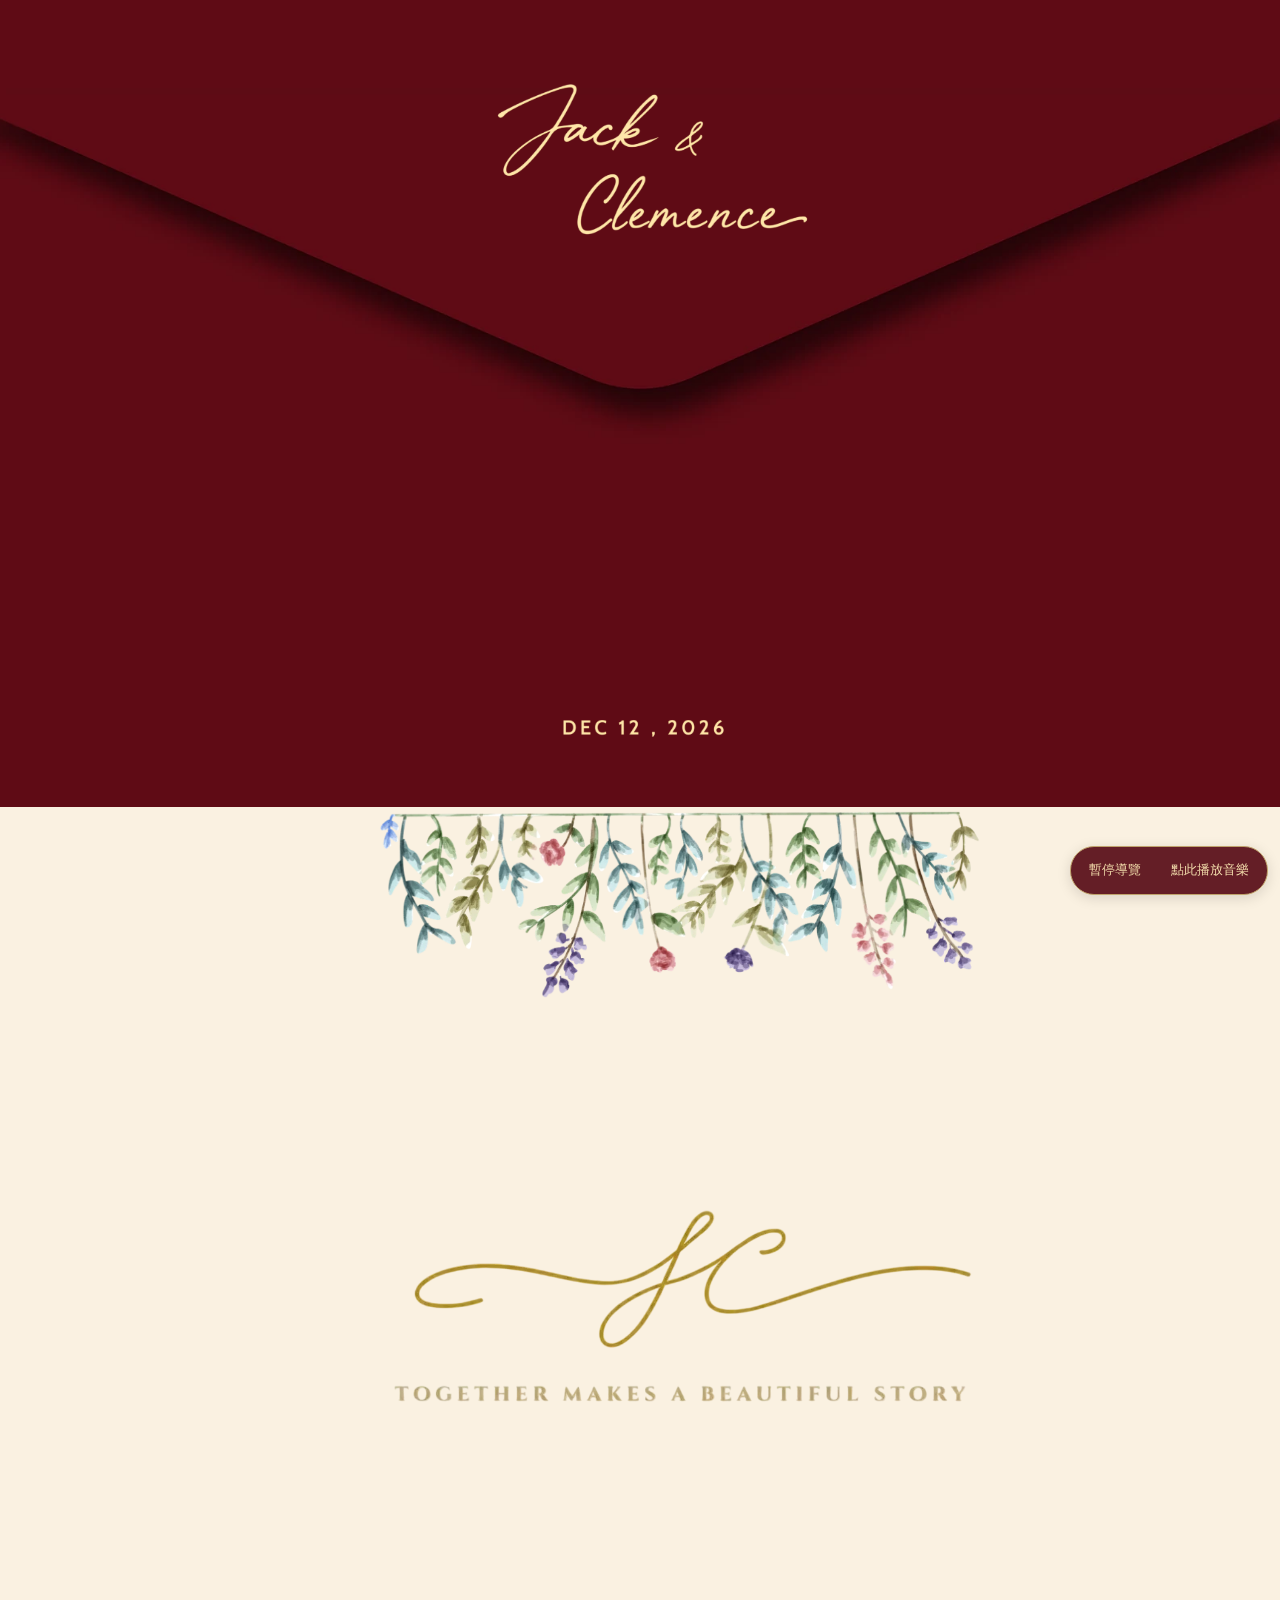
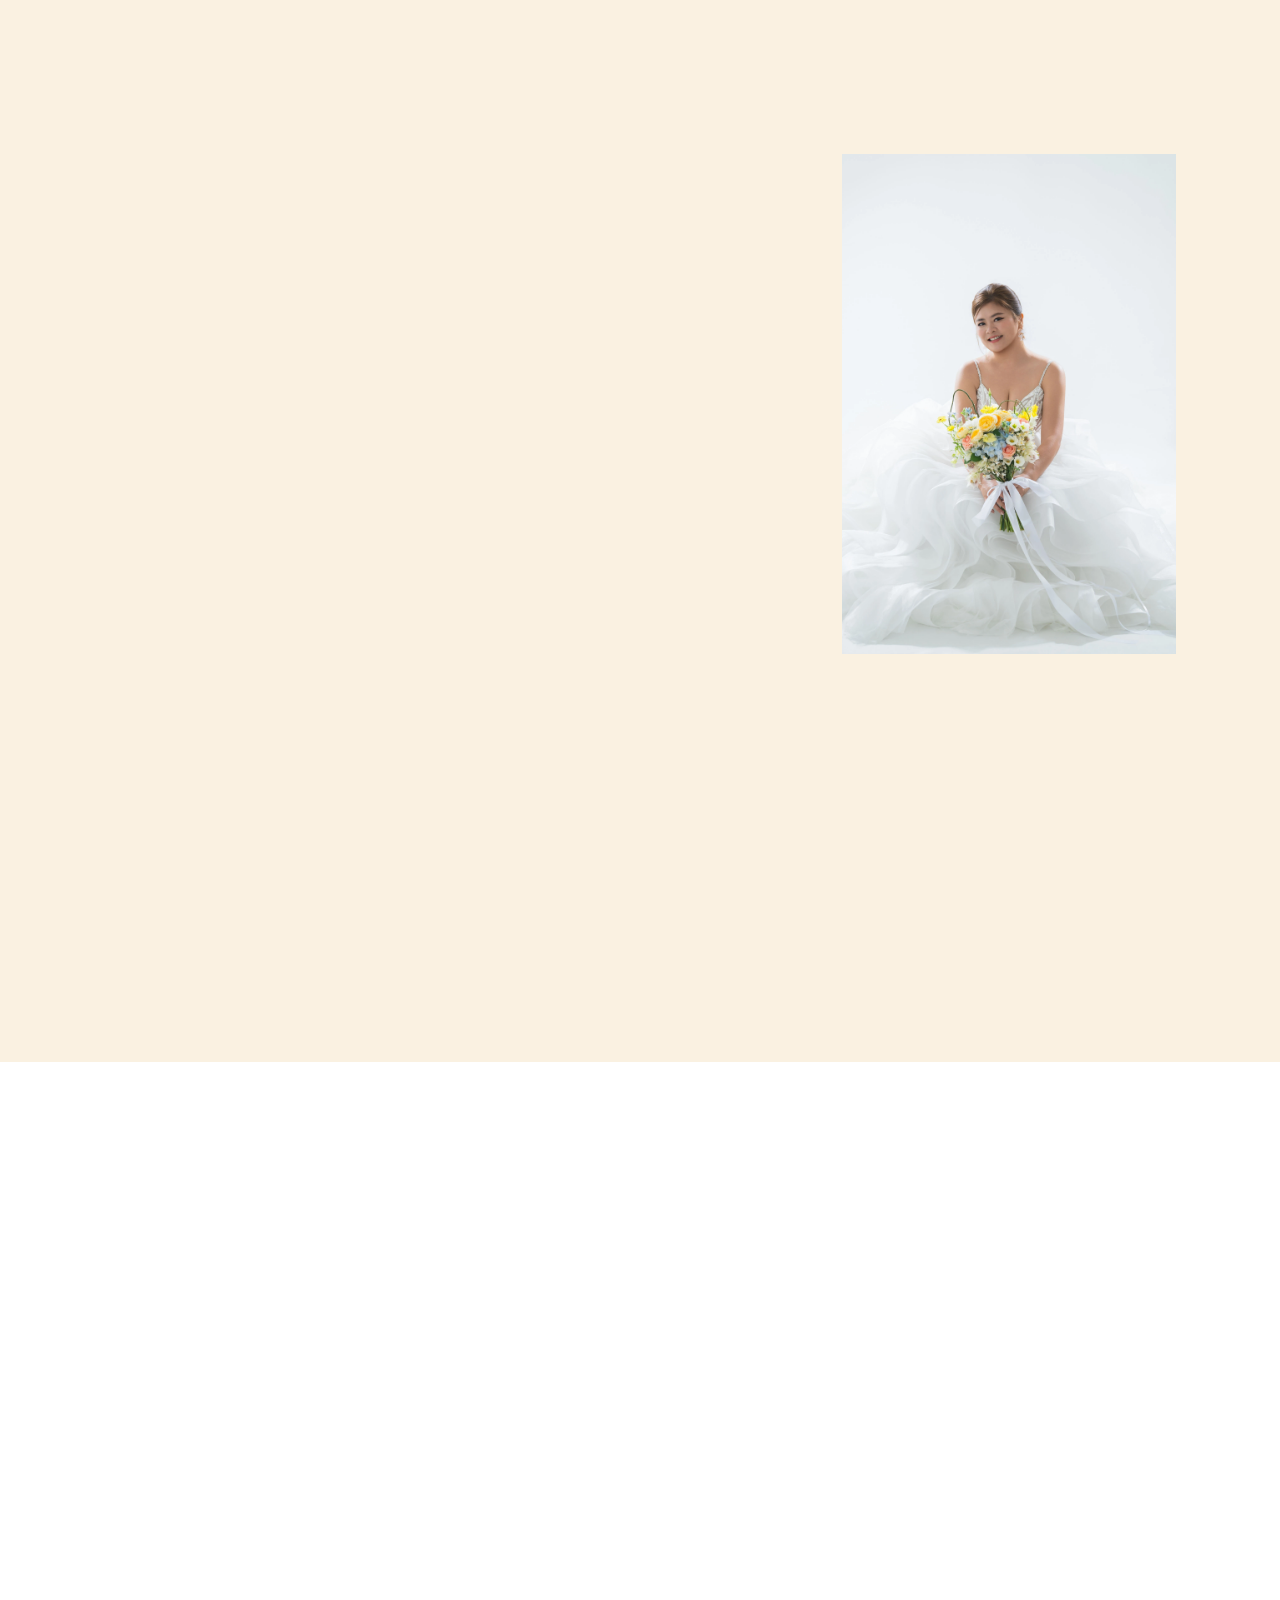
<file: index.html>
<!DOCTYPE html>
<html lang="zh-Hant"><head><meta charset="utf-8"/><meta content="width=device-width,initial-scale=1" name="viewport"/><title>Jack &amp; Clemence｜好久不見，婚禮見。</title><meta content="2026.12.12 台中林酒店 3樓全球廳，Jack &amp; Clemence 婚禮邀請" name="description"/><meta content="Jack &amp; Clemence｜好久不見，婚禮見。" property="og:title"/><meta content="website" property="og:type"/><meta content="2026.12.12 台中林酒店 3樓全球廳" property="og:description"/><link href="style.css" rel="stylesheet"/><script defer="" src="script.js?v=20261007-tour1"></script><link rel="stylesheet" href="player.css?v=20261007-tour1"/><script src="tour.js?v=20261007-tour1" defer></script></head><body class="responsive"><div data-motion-enter="done" id="SITE_CONTAINER"><div class="main_MF" data-motion-enter="done" id="main_MF"><div aria-label="top of page" class="qe3oTb ignore-focus SCROLL_TO_TOP" data-motion-enter="done" id="SCROLL_TO_TOP" role="region" tabindex="-1"><span class="TvbeET">top of page</span></div><div class="site-root" data-motion-enter="done" id="site-root"><div class="masterPage css-editing-scope" data-motion-enter="done" id="masterPage"><div class="Y3K28_ SITE_PAGES" data-motion-enter="done" id="SITE_PAGES"><div class="ETqrjz theme-vars c1dmp" data-motion-enter="done" id="c1dmp"><div class="g0IvTF wixui-page" data-testid="page-bg"></div><div><div class="c1dmp-overflow-wrapper ku1hVK" data-testid="responsive-container-overflow"><div class="c1dmp-container" data-testid="responsive-container-content" role="group" tabindex="-1"><header class="comp-mb7ogqrp S829f_ comp-mb7ogqrp-container" data-motion-enter="done" id="comp-mb7ogqrp" slots="[object Object]" wix="[object Object]"><section class="ke5pl1 comp-mb7ogqrp_r_comp-mb7ogqqn-container section comp-mb7ogqrp_r_comp-mb7ogqqn ke5pl1 yEgiaI wixui-header undefined fwXYgt" data-block-level-container="Section" data-motion-enter="done" data-testid="section-container" id="comp-mb7ogqrp_r_comp-mb7ogqqn" tabindex="-1"><div class="container _internalContainerRoot_1xyyz_1 builder-root theme-vars comp-mb7ogqrp_r_comp-mdr142kt" data-motion-enter="done" data-testid="internal-container-root" id="comp-mb7ogqrp_r_comp-mdr142kt"><div class="_backgroundLayer_1xyyz_25" data-testid="internal-container-background-layer"><div class="builder-root comp-mb7ogqrp_r_comp-mhs1biva _background_x7ip3_1 _mask_x7ip3_35 background" data-motion-enter="done" data-motion-part="BG_LAYER comp-mb7ogqrp_r_comp-mhs1biva" id="comp-mb7ogqrp_r_comp-mhs1biva"></div></div><div class="comp-mb7ogqrp_r_comp-mdr142kt-container max-width-container" data-testid="internal-container-content" role="group"></div></div></section></header><main class="PAGE_SECTIONSc1dmp ooGRUo" data-main-content-parent="true" data-motion-enter="done" id="PAGE_SECTIONSc1dmp"><section class="ke5pl1 section comp-mhs1bc6l wixui-section fwXYgt" data-block-level-container="Section" data-motion-enter="done" data-testid="section-container" id="comp-mhs1bc6l" tabindex="-1"><div class="container _internalContainerRoot_1xyyz_1 builder-root theme-vars comp-mhs1bc7k" data-motion-enter="done" data-testid="internal-container-root" id="comp-mhs1bc7k"><div class="_backgroundLayer_1xyyz_25" data-testid="internal-container-background-layer"><div class="builder-root comp-mhs1bc7o _background_x7ip3_1 _mask_x7ip3_35 background" data-motion-enter="done" data-motion-part="BG_LAYER comp-mhs1bc7o" id="comp-mhs1bc7o"></div></div><div class="comp-mhs1bc7k-container max-width-container" data-testid="internal-container-content" role="group"><div class="_root_1vtez_1 builder-root comp-mu22y7hc image" data-motion-enter="done" id="comp-mu22y7hc" style="--original-aspect-ratio:0.5625"><div class="_image3_1vtez_5" data-motion-part="BG_LAYER comp-mu22y7hc"><div class="_imageLayer_1vtez_20" data-motion-part="BG_MEDIA comp-mu22y7hc"><wow-image class="_wowImage_1vtez_30" data-is-responsive="true" data-motion-enter="done" data-motion-part="BG_IMG comp-mu22y7hc" id="img-comp-mu22y7hc"><picture><img alt="未命名-1_工作區域 1.png" decoding="async" loading="eager" src="assets/2ffa4826df16d222901f.webp"/></picture></wow-image></div></div></div><div class="_root_1vtez_1 builder-root comp-mus6gta2 image" data-motion-enter="done" id="comp-mus6gta2" style="--original-aspect-ratio:0.8"><div class="_image3_1vtez_5" data-motion-part="BG_LAYER comp-mus6gta2"><div class="_imageLayer_1vtez_20" data-motion-part="BG_MEDIA comp-mus6gta2"><wow-image class="_wowImage_1vtez_30" data-is-responsive="true" data-motion-enter="done" data-motion-part="BG_IMG comp-mus6gta2" id="img-comp-mus6gta2"><picture><img alt="1.png" decoding="async" loading="lazy" src="assets/273d9ce6f78c4293a426.webp"/></picture></wow-image></div></div></div><div class="_root_1vtez_1 builder-root comp-mus6i0w2 image" data-motion-enter="done" id="comp-mus6i0w2" style="--original-aspect-ratio:0.8"><div class="_image3_1vtez_5" data-motion-part="BG_LAYER comp-mus6i0w2"><div class="_imageLayer_1vtez_20" data-motion-part="BG_MEDIA comp-mus6i0w2"><wow-image class="_wowImage_1vtez_30" data-is-responsive="true" data-motion-enter="done" data-motion-part="BG_IMG comp-mus6i0w2" id="img-comp-mus6i0w2"><picture><img alt="2.png" decoding="async" loading="lazy" src="assets/ee8e7b2bad1a841b8105.webp"/></picture></wow-image></div></div></div></div></div></section><section class="ke5pl1 section comp-mu238dut wixui-section fwXYgt" data-block-level-container="Section" data-motion-enter="done" data-testid="section-container" id="comp-mu238dut" tabindex="-1"><div class="container _internalContainerRoot_1xyyz_1 builder-root theme-vars comp-mu238duv" data-motion-enter="done" data-testid="internal-container-root" id="comp-mu238duv"><div class="_backgroundLayer_1xyyz_25" data-testid="internal-container-background-layer"><div class="builder-root comp-mu238duw _background_x7ip3_1 _mask_x7ip3_35 background" data-motion-enter="done" data-motion-part="BG_LAYER comp-mu238duw" id="comp-mu238duw"></div></div><div class="comp-mu238duv-container max-width-container" data-testid="internal-container-content" role="group"><div class="_root_1vtez_1 builder-root comp-mutjwxx1 image" data-motion-enter="done" id="comp-mutjwxx1" style="--original-aspect-ratio:0.9807755504436412"><div class="_image3_1vtez_5" data-motion-part="BG_LAYER comp-mutjwxx1"><div class="_imageLayer_1vtez_20" data-motion-part="BG_MEDIA comp-mutjwxx1"><wow-image class="_wowImage_1vtez_30" data-is-responsive="true" data-motion-enter="done" data-motion-part="BG_IMG comp-mutjwxx1" id="img-comp-mutjwxx1"><picture><img alt="" decoding="async" loading="lazy" role="presentation" src="assets/b83508d8d238fece9444.webp"/></picture></wow-image></div></div></div><div class="_root_1vtez_1 builder-root comp-mutjvi08 image" data-motion-enter="done" id="comp-mutjvi08" style="--original-aspect-ratio:0.8558692421991084"><div class="_image3_1vtez_5" data-motion-part="BG_LAYER comp-mutjvi08"><div class="_imageLayer_1vtez_20" data-motion-part="BG_MEDIA comp-mutjvi08"><wow-image class="_wowImage_1vtez_30" data-is-responsive="true" data-motion-enter="done" data-motion-part="BG_IMG comp-mutjvi08" id="img-comp-mutjvi08"><picture><img alt="DSC09972.jpg" decoding="async" loading="lazy" src="assets/fc524eefa2e15632cb75.webp"/></picture></wow-image></div></div></div><div class="_root_1vtez_1 builder-root comp-mus744f3 image" data-motion-enter="done" id="comp-mus744f3" style="--original-aspect-ratio:0.8"><div class="_image3_1vtez_5" data-motion-part="BG_LAYER comp-mus744f3"><div class="_imageLayer_1vtez_20" data-motion-part="BG_MEDIA comp-mus744f3"><wow-image class="_wowImage_1vtez_30" data-is-responsive="true" data-motion-enter="done" data-motion-part="BG_IMG comp-mus744f3" id="img-comp-mus744f3"><picture><img alt="" decoding="async" loading="lazy" role="presentation" src="assets/adf685f69ae8f88bd894.webp"/></picture></wow-image></div></div></div><div class="_root_1vtez_1 builder-root comp-mus798x4 image" data-motion-enter="done" id="comp-mus798x4" style="--original-aspect-ratio:0.8"><div class="_image3_1vtez_5" data-motion-part="BG_LAYER comp-mus798x4"><div class="_imageLayer_1vtez_20" data-motion-part="BG_MEDIA comp-mus798x4"><wow-image class="_wowImage_1vtez_30" data-is-responsive="true" data-motion-enter="done" data-motion-part="BG_IMG comp-mus798x4" id="img-comp-mus798x4"><picture><img alt="" decoding="async" loading="lazy" role="presentation" src="assets/99b2b7499acf5e28b793.webp"/></picture></wow-image></div></div></div><div class="_root_1vtez_1 builder-root comp-musktat0 image" data-motion-enter="done" id="comp-musktat0" style="--original-aspect-ratio:0.6666666666666666"><div class="_image3_1vtez_5" data-motion-part="BG_LAYER comp-musktat0"><div class="_imageLayer_1vtez_20" data-motion-part="BG_MEDIA comp-musktat0"><wow-image class="_wowImage_1vtez_30" data-is-responsive="true" data-motion-enter="done" data-motion-part="BG_IMG comp-musktat0" id="img-comp-musktat0"><picture><img alt="DSC00608.jpg" decoding="async" loading="lazy" src="assets/fa6554f18d9df917f2a5.webp"/></picture></wow-image></div></div></div><div class="_WRichTextNewSkin_vcky1_163 _supportTableDesign_vcky1_54 builder-root comp-musl07zl _wrichtext_aqg9v_1 wrichtext wixui-rich-text" data-motion-enter="done" data-testid="richTextElement" id="comp-musl07zl"><h1><span>Groom</span></h1></div><div class="_WRichTextNewSkin_vcky1_163 _supportTableDesign_vcky1_54 builder-root comp-musl1ixt _wrichtext_aqg9v_1 wrichtext wixui-rich-text" data-motion-enter="done" data-testid="richTextElement" id="comp-musl1ixt"><p>Jack</p></div><div class="_WRichTextNewSkin_vcky1_163 _supportTableDesign_vcky1_54 builder-root comp-musl32vz _wrichtext_aqg9v_1 wrichtext wixui-rich-text" data-motion-enter="done" data-testid="richTextElement" id="comp-musl32vz"><h1><span>Bride</span></h1></div><div class="_WRichTextNewSkin_vcky1_163 _supportTableDesign_vcky1_54 builder-root comp-musl3826 _wrichtext_aqg9v_1 wrichtext wixui-rich-text" data-motion-enter="done" data-testid="richTextElement" id="comp-musl3826"><p>Clemence</p></div><div class="_WRichTextNewSkin_vcky1_163 _supportTableDesign_vcky1_54 builder-root comp-musl63c1 _wrichtext_aqg9v_1 wrichtext wixui-rich-text" data-motion-enter="done" data-testid="richTextElement" id="comp-musl63c1"><p><span>Every time I think of you<br/>
── I find myself smiling without even realizing it.</span></p></div><div class="_root_1vtez_1 builder-root comp-muslyoft image" data-motion-enter="done" id="comp-muslyoft" style="--original-aspect-ratio:0.8"><div class="_image3_1vtez_5" data-motion-part="BG_LAYER comp-muslyoft"><div class="_imageLayer_1vtez_20" data-motion-part="BG_MEDIA comp-muslyoft"><wow-image class="_wowImage_1vtez_30" data-is-responsive="true" data-motion-enter="done" data-motion-part="BG_IMG comp-muslyoft" id="img-comp-muslyoft"><picture><img alt="5.png" decoding="async" loading="lazy" src="assets/1c54ff16b28ba8d38520.webp"/></picture></wow-image></div></div></div><div class="_root_1vtez_1 builder-root comp-musltcyg image" data-motion-enter="done" id="comp-musltcyg" style="--original-aspect-ratio:0.7743362831858407"><div class="_image3_1vtez_5" data-motion-part="BG_LAYER comp-musltcyg"><div class="_imageLayer_1vtez_20" data-motion-part="BG_MEDIA comp-musltcyg"><wow-image class="_wowImage_1vtez_30" data-is-responsive="true" data-motion-enter="done" data-motion-part="BG_IMG comp-musltcyg" id="img-comp-musltcyg"><picture><img alt="DSC00388.jpg" decoding="async" loading="lazy" src="assets/51cd37e308bf5391b8b4.webp"/></picture></wow-image></div></div></div></div></div></section><section class="ke5pl1 section comp-mu22seyf wixui-section fwXYgt" data-block-level-container="Section" data-motion-enter="done" data-testid="section-container" data-anchor="music" id="comp-mu22seyf" tabindex="-1"><div class="container _internalContainerRoot_1xyyz_1 builder-root theme-vars comp-mu22sez4" data-motion-enter="done" data-testid="internal-container-root" id="comp-mu22sez4"><div class="_backgroundLayer_1xyyz_25" data-testid="internal-container-background-layer"><div class="builder-root comp-mu22sez51 _background_x7ip3_1 _mask_x7ip3_35 background" data-motion-enter="done" data-motion-part="BG_LAYER comp-mu22sez51" id="comp-mu22sez51"></div></div><div class="comp-mu22sez4-container max-width-container" data-testid="internal-container-content" role="group"><div class="_root_1vtez_1 builder-root comp-muwavgcq image" data-motion-enter="done" id="comp-muwavgcq" style="--original-aspect-ratio:1.4614173228346456"><div class="_image3_1vtez_5" data-motion-part="BG_LAYER comp-muwavgcq"><div class="_imageLayer_1vtez_20" data-motion-part="BG_MEDIA comp-muwavgcq"><wow-image class="_wowImage_1vtez_30" data-is-responsive="true" data-motion-enter="done" data-motion-part="BG_IMG comp-muwavgcq" id="img-comp-muwavgcq"><picture><img alt="" decoding="async" loading="lazy" role="presentation" src="assets/41620336719422ea6c2f.webp"/></picture></wow-image></div></div></div><div class="audioPlayer _root_l6q4s_1 builder-root comp-mutjz522 _fallbackDirection_uix1w_1" data-motion-enter="done" id="comp-mutjz522"><div class="_root_1vtez_1 coverMedia _coverMediaWrapper_l6q4s_11 image" data-motion-enter="done" id="comp-mutjz522-cover" style="--original-aspect-ratio:1.4983957219251336"><div class="_image3_1vtez_5" data-motion-part="BG_LAYER comp-mutjz522-cover"><div class="_imageLayer_1vtez_20" data-motion-part="BG_MEDIA comp-mutjz522-cover"><wow-image class="_wowImage_1vtez_30" data-is-responsive="true" data-motion-enter="done" data-motion-part="BG_IMG comp-mutjz522-cover" id="img-comp-mutjz522-cover"><picture><img alt="IMG_5876.JPG" decoding="async" loading="lazy" src="assets/b4ef298a4c3f0da43628.webp"/></picture></wow-image></div></div></div><div class="audioTitle _audioTitle_l6q4s_27"><span class="title">would you be mine</span><a aria-hidden="true" class="_seoLink_l6q4s_223" href="assets/d270bb1538d589c017c6.mp3" tabindex="-1">would you be mine</a><span class="artistName _artistName_l6q4s_39">TYSON YOSHI</span></div><audio aria-label="would you be mine — TYSON YOSHI" controls="" data-motion-enter="done" autoplay="" id="audio" preload="metadata" src="assets/d270bb1538d589c017c6.mp3"></audio><div class="_controls_l6q4s_28 invitation-controls" hidden>
<button class="playButton controls" type="button" aria-label="播放音樂" aria-controls="audio" data-audio-play><svg class="playIcon _playIcon_l6q4s_50" fill="currentColor" height="24" viewbox="0 0 24 24" width="24"><path d="M8.26582096,6.80664662 L16.1774936,11.1221044 C16.6623419,11.3865672 16.8409998,11.9940038 16.5765371,12.4788521 C16.4845917,12.6474186 16.3460601,12.7859502 16.1774936,12.8778956 L8.26582096,17.1933534 C7.78097262,17.4578161 7.17353598,17.2791583 6.90907325,16.7943099 C6.8289522,16.6474213 6.78696883,16.4827768 6.78696883,16.3154578 L6.78696883,7.68454219 C6.78696883,7.13225744 7.23468408,6.68454219 7.78696883,6.68454219 C7.95428782,6.68454219 8.11893236,6.72652556 8.26582096,6.80664662 Z"></path></svg><svg class="pauseIcon _playIcon_l6q4s_50" viewBox="0 0 24 24" fill="currentColor" hidden><path d="M7 6h4v12H7zM14 6h4v12h-4z"/></svg></button>
<input class="controls invitation-seek" data-audio-seek type="range" min="0" max="100" step="0.1" value="0" aria-label="播放進度" aria-valuetext="0:00" disabled>
<span class="timeDisplay controls _timeDisplay_l6q4s_117" data-audio-time>0:00 / 0:00</span>
<div class="volumeControls controls _volumeControls_l6q4s_123">
<button class="muteButton" type="button" aria-label="靜音" aria-pressed="false" data-audio-mute><svg class="_muteIcon_l6q4s_132" fill="none" height="24" viewbox="0 0 24 24" width="24" xmlns="http://www.w3.org/2000/svg"><path clip-rule="evenodd" d="M13.5193 5.11294C13.648 4.99656 13.8343 4.96769 13.9901 5.03769C14.1485 5.10769 14.25 5.26519 14.25 5.43756V18.5625C14.25 18.7349 14.1485 18.8924 13.9901 18.9624C13.9332 18.9878 13.8728 19 13.8125 19C13.7066 19 13.6016 18.9615 13.5193 18.8871L9.27211 15.0608L6.81249 15.0625C6.08887 15.0625 5.5 14.4736 5.5 13.75V10.25C5.5 9.52642 6.08887 8.93755 6.81249 8.93755H9.27561L13.5193 5.11294ZM17.7439 7.76094C18.8762 8.89318 19.5 10.3991 19.5 12.0003C19.5 13.6015 18.8762 15.1074 17.7439 16.2388L17.1253 15.6202C18.0922 14.6533 18.625 13.367 18.625 12.0003C18.625 10.6327 18.0922 9.34643 17.1253 8.37956L17.7439 7.76094ZM16.2383 9.28361C16.9313 10.023 17.3128 10.9872 17.3128 11.9996C17.3128 13.0128 16.9313 13.9771 16.2392 14.7165L15.6004 14.118C16.1403 13.5422 16.4378 12.7897 16.4378 11.9996C16.4378 11.2103 16.1403 10.4587 15.6004 9.8821L16.2383 9.28361Z" fill="currentColor" fill-rule="evenodd"></path></svg><span class="invitation-mute-mark" hidden aria-hidden="true">×</span></button>
<div class="invitation-volume-panel"><input data-audio-volume type="range" min="0" max="1" step="0.05" value="1" aria-label="音量"></div>
</div><span class="invitation-audio-status" role="status" data-audio-status></span></div></div><div class="_WRichTextNewSkin_vcky1_163 _supportTableDesign_vcky1_54 builder-root comp-mutke7tn _wrichtext_aqg9v_1 wrichtext wixui-rich-text" data-motion-enter="done" data-testid="richTextElement" id="comp-mutke7tn"><p>A little melody for this special day.</p></div><div class="_WRichTextNewSkin_vcky1_163 _supportTableDesign_vcky1_54 builder-root comp-mutkfbwy _wrichtext_aqg9v_1 wrichtext wixui-rich-text" data-motion-enter="done" data-testid="richTextElement" id="comp-mutkfbwy"><p><span>Press play and share this moment with us.</span></p></div></div></div></section><section class="ke5pl1 section comp-musm1qmd wixui-section fwXYgt" data-block-level-container="Section" data-motion-enter="done" data-testid="section-container" id="comp-musm1qmd" tabindex="-1"><div class="container _internalContainerRoot_1xyyz_1 builder-root theme-vars comp-musm1qmm" data-motion-enter="done" data-testid="internal-container-root" id="comp-musm1qmm"><div class="_backgroundLayer_1xyyz_25" data-testid="internal-container-background-layer"><div class="builder-root comp-musm1qmm3 _background_x7ip3_1 _mask_x7ip3_35 background" data-motion-enter="done" data-motion-part="BG_LAYER comp-musm1qmm3" id="comp-musm1qmm3"></div></div><div class="comp-musm1qmm-container max-width-container" data-testid="internal-container-content" role="group"><div class="_root_1vtez_1 builder-root comp-muspmq2r image" data-motion-enter="done" id="comp-muspmq2r" style="--original-aspect-ratio:0.6666666666666666"><div class="_image3_1vtez_5" data-motion-part="BG_LAYER comp-muspmq2r"><div class="_imageLayer_1vtez_20" data-motion-part="BG_MEDIA comp-muspmq2r"><wow-image class="_wowImage_1vtez_30" data-is-responsive="true" data-motion-enter="done" data-motion-part="BG_IMG comp-muspmq2r" id="img-comp-muspmq2r"><picture><img alt="DSC00230.jpg" decoding="async" loading="lazy" src="assets/138f46d962604da9aea4.webp"/></picture></wow-image></div></div></div><div class="_WRichTextNewSkin_vcky1_163 _supportTableDesign_vcky1_54 builder-root comp-muspzbfr _wrichtext_aqg9v_1 wrichtext wixui-rich-text" data-motion-enter="done" data-testid="richTextElement" id="comp-muspzbfr"><p>12</p>
<p>DEC</p></div><div class="_WRichTextNewSkin_vcky1_163 _supportTableDesign_vcky1_54 builder-root comp-musq0ayy _wrichtext_aqg9v_1 wrichtext wixui-rich-text" data-motion-enter="done" data-testid="richTextElement" id="comp-musq0ayy"><h1>we said yes</h1></div></div></div></section><section class="ke5pl1 section comp-musq3gw6 wixui-section fwXYgt" data-block-level-container="Section" data-motion-enter="done" data-testid="section-container" id="comp-musq3gw6" tabindex="-1"><div class="container _internalContainerRoot_1xyyz_1 builder-root theme-vars comp-musq3gw9" data-motion-enter="done" data-testid="internal-container-root" id="comp-musq3gw9"><div class="_backgroundLayer_1xyyz_25" data-testid="internal-container-background-layer"><div class="builder-root comp-musq3gw93 _background_x7ip3_1 _mask_x7ip3_35 background" data-motion-enter="done" data-motion-part="BG_LAYER comp-musq3gw93" id="comp-musq3gw93"></div></div><div class="comp-musq3gw9-container max-width-container" data-testid="internal-container-content" role="group"><div class="_root_1vtez_1 builder-root comp-mutlc3y1 image" data-motion-enter="done" id="comp-mutlc3y1" style="--original-aspect-ratio:1.5"><div class="_image3_1vtez_5" data-motion-part="BG_LAYER comp-mutlc3y1"><div class="_imageLayer_1vtez_20" data-motion-part="BG_MEDIA comp-mutlc3y1"><wow-image class="_wowImage_1vtez_30" data-is-responsive="true" data-motion-enter="done" data-motion-part="BG_IMG comp-mutlc3y1" id="img-comp-mutlc3y1"><picture><img alt="DSC00703 (1).jpg" decoding="async" loading="lazy" src="assets/ff3aabfa8ee9627478ec.webp"/></picture></wow-image></div></div></div><div class="_root_1vtez_1 builder-root comp-musrgfbb image" data-motion-enter="done" id="comp-musrgfbb" style="--original-aspect-ratio:0.8743169398907104"><div class="_image3_1vtez_5" data-motion-part="BG_LAYER comp-musrgfbb"><div class="_imageLayer_1vtez_20" data-motion-part="BG_MEDIA comp-musrgfbb"><wow-image class="_wowImage_1vtez_30" data-is-responsive="true" data-motion-enter="done" data-motion-part="BG_IMG comp-musrgfbb" id="img-comp-musrgfbb"><picture><img alt="143c23f7f59c698b55771ee73fca0eff.jpg" decoding="async" loading="lazy" src="assets/6a9c85b83f00f67c6a7e.webp"/></picture></wow-image></div></div></div><div class="_root_1vtez_1 builder-root comp-musrkek1 image" data-motion-enter="done" id="comp-musrkek1" style="--original-aspect-ratio:1.1278243008374151"><div class="_image3_1vtez_5" data-motion-part="BG_LAYER comp-musrkek1"><div class="_imageLayer_1vtez_20" data-motion-part="BG_MEDIA comp-musrkek1"><wow-image class="_wowImage_1vtez_30" data-is-responsive="true" data-motion-enter="done" data-motion-part="BG_IMG comp-musrkek1" id="img-comp-musrkek1"><picture><img alt="DSC00059 (2).jpg" decoding="async" loading="lazy" src="assets/540ebacda1bdbfd15bfd.webp"/></picture></wow-image></div></div></div><div class="_WRichTextNewSkin_vcky1_163 _supportTableDesign_vcky1_54 builder-root comp-musrmtoh _wrichtext_aqg9v_1 wrichtext wixui-rich-text" data-motion-enter="done" data-testid="richTextElement" id="comp-musrmtoh"><p>A day made for us.</p></div></div></div></section><section class="ke5pl1 section comp-musryhdz wixui-section fwXYgt" data-block-level-container="Section" data-motion-enter="done" data-testid="section-container" id="comp-musryhdz" tabindex="-1"><div class="container _internalContainerRoot_1xyyz_1 builder-root theme-vars comp-musryhe1" data-motion-enter="done" data-testid="internal-container-root" id="comp-musryhe1"><div class="_backgroundLayer_1xyyz_25" data-testid="internal-container-background-layer"><div class="builder-root comp-musryhe2 _background_x7ip3_1 _mask_x7ip3_35 background" data-motion-enter="done" data-motion-part="BG_LAYER comp-musryhe2" id="comp-musryhe2"></div></div><div class="comp-musryhe1-container max-width-container" data-testid="internal-container-content" role="group"><div class="_root_1vtez_1 builder-root comp-muss2t7a image" data-motion-enter="done" id="comp-muss2t7a" style="--original-aspect-ratio:0.5933054393305439"><div class="_image3_1vtez_5" data-motion-part="BG_LAYER comp-muss2t7a"><div class="_imageLayer_1vtez_20" data-motion-part="BG_MEDIA comp-muss2t7a"><wow-image class="_wowImage_1vtez_30" data-is-responsive="true" data-motion-enter="done" data-motion-part="BG_IMG comp-muss2t7a" id="img-comp-muss2t7a"><picture><img alt="黃色線條與文字設計 (1).png" decoding="async" loading="lazy" src="assets/8855e4a76b1c14ccc148.webp"/></picture></wow-image></div></div></div><div class="_root_1vtez_1 builder-root comp-muss42do image" data-motion-enter="done" id="comp-muss42do" style="--original-aspect-ratio:1.0035650623885919"><div class="_image3_1vtez_5" data-motion-part="BG_LAYER comp-muss42do"><div class="_imageLayer_1vtez_20" data-motion-part="BG_MEDIA comp-muss42do"><wow-image class="_wowImage_1vtez_30" data-is-responsive="true" data-motion-enter="done" data-motion-part="BG_IMG comp-muss42do" id="img-comp-muss42do"><picture><img alt="" decoding="async" loading="lazy" role="presentation" src="assets/ff38e1d655f4637d6527.webp"/></picture></wow-image></div></div></div></div></div></section><section class="ke5pl1 section comp-muss6kyh wixui-section fwXYgt" data-block-level-container="Section" data-motion-enter="done" data-testid="section-container" id="comp-muss6kyh" tabindex="-1"><div class="container _internalContainerRoot_1xyyz_1 builder-root theme-vars comp-muss6kyj" data-motion-enter="done" data-testid="internal-container-root" id="comp-muss6kyj"><div class="_backgroundLayer_1xyyz_25" data-testid="internal-container-background-layer"><div class="builder-root comp-muss6kyk _background_x7ip3_1 _mask_x7ip3_35 background" data-motion-enter="done" data-motion-part="BG_LAYER comp-muss6kyk" id="comp-muss6kyk"></div></div><div class="comp-muss6kyj-container max-width-container" data-testid="internal-container-content" role="group"><div class="_WRichTextNewSkin_vcky1_163 _supportTableDesign_vcky1_54 builder-root comp-mussjam7 _wrichtext_aqg9v_1 wrichtext wixui-rich-text" data-motion-enter="done" data-testid="richTextElement" id="comp-mussjam7"><p>Celebrating our wedding day .</p></div><div class="wix-presets-wrapper w-d2ff230a-71c3-4e58-8742-d68f69a2de0b comp-mussljmo-presets-wrapper"><div class="builder-root comp-mussljmo _root_1fluj_1 _fallbackDirection_uix1w_1 wixui-line line-wrapper" data-motion-enter="done" dir="ltr" id="comp-mussljmo"><div class="_line_1fluj_31 line"></div></div></div><div class="wix-presets-wrapper w-d2ff230a-71c3-4e58-8742-d68f69a2de0b comp-mussltou-presets-wrapper"><div class="builder-root comp-mussltou _root_1fluj_1 _fallbackDirection_uix1w_1 wixui-line line-wrapper" data-motion-enter="done" dir="ltr" id="comp-mussltou"><div class="_line_1fluj_31 line"></div></div></div><div class="_root_1vtez_1 builder-root comp-mutinceu image" data-motion-enter="done" id="comp-mutinceu" style="--original-aspect-ratio:0.8"><div class="_image3_1vtez_5" data-motion-part="BG_LAYER comp-mutinceu"><div class="_imageLayer_1vtez_20" data-motion-part="BG_MEDIA comp-mutinceu"><wow-image class="_wowImage_1vtez_30" data-is-responsive="true" data-motion-enter="done" data-motion-part="BG_IMG comp-mutinceu" id="img-comp-mutinceu"><picture><img alt="" decoding="async" loading="lazy" role="presentation" src="assets/373f7691ec9dfe8d2aa9.webp"/></picture></wow-image></div></div></div><div class="_root_1vtez_1 builder-root comp-mutinwp9 image" data-motion-enter="done" id="comp-mutinwp9" style="--original-aspect-ratio:0.8"><div class="_image3_1vtez_5" data-motion-part="BG_LAYER comp-mutinwp9"><div class="_imageLayer_1vtez_20" data-motion-part="BG_MEDIA comp-mutinwp9"><wow-image class="_wowImage_1vtez_30" data-is-responsive="true" data-motion-enter="done" data-motion-part="BG_IMG comp-mutinwp9" id="img-comp-mutinwp9"><picture><img alt="" decoding="async" loading="lazy" role="presentation" src="assets/f56d544a545ff8247d82.webp"/></picture></wow-image></div></div></div><div class="_root_1vtez_1 builder-root comp-mutiod38 image" data-motion-enter="done" id="comp-mutiod38" style="--original-aspect-ratio:0.8"><div class="_image3_1vtez_5" data-motion-part="BG_LAYER comp-mutiod38"><div class="_imageLayer_1vtez_20" data-motion-part="BG_MEDIA comp-mutiod38"><wow-image class="_wowImage_1vtez_30" data-is-responsive="true" data-motion-enter="done" data-motion-part="BG_IMG comp-mutiod38" id="img-comp-mutiod38"><picture><img alt="" decoding="async" loading="lazy" role="presentation" src="assets/90332f8ba1cdd1fae508.webp"/></picture></wow-image></div></div></div><div class="_root_1vtez_1 builder-root comp-mutiosyx image" data-motion-enter="done" id="comp-mutiosyx" style="--original-aspect-ratio:0.8"><div class="_image3_1vtez_5" data-motion-part="BG_LAYER comp-mutiosyx"><div class="_imageLayer_1vtez_20" data-motion-part="BG_MEDIA comp-mutiosyx"><wow-image class="_wowImage_1vtez_30" data-is-responsive="true" data-motion-enter="done" data-motion-part="BG_IMG comp-mutiosyx" id="img-comp-mutiosyx"><picture><img alt="" decoding="async" loading="lazy" role="presentation" src="assets/dd0f532cd5037f7a1f98.webp"/></picture></wow-image></div></div></div><div class="_root_1vtez_1 builder-root comp-mutip41w image" data-motion-enter="done" id="comp-mutip41w" style="--original-aspect-ratio:0.8"><div class="_image3_1vtez_5" data-motion-part="BG_LAYER comp-mutip41w"><div class="_imageLayer_1vtez_20" data-motion-part="BG_MEDIA comp-mutip41w"><wow-image class="_wowImage_1vtez_30" data-is-responsive="true" data-motion-enter="done" data-motion-part="BG_IMG comp-mutip41w" id="img-comp-mutip41w"><picture><img alt="" decoding="async" loading="lazy" role="presentation" src="assets/1c24fcb7d079bc75ce36.webp"/></picture></wow-image></div></div></div><div class="_WRichTextNewSkin_vcky1_163 _supportTableDesign_vcky1_54 builder-root comp-mutisc1o _wrichtext_aqg9v_1 wrichtext wixui-rich-text" data-motion-enter="done" data-testid="richTextElement" id="comp-mutisc1o"><p>Jack</p></div><div class="_WRichTextNewSkin_vcky1_163 _supportTableDesign_vcky1_54 builder-root comp-mutisy6v _wrichtext_aqg9v_1 wrichtext wixui-rich-text" data-motion-enter="done" data-testid="richTextElement" id="comp-mutisy6v"><p>AND</p></div><div class="_WRichTextNewSkin_vcky1_163 _supportTableDesign_vcky1_54 builder-root comp-mutitg5b _wrichtext_aqg9v_1 wrichtext wixui-rich-text" data-motion-enter="done" data-testid="richTextElement" id="comp-mutitg5b"><p>Clemence</p></div><div class="_WRichTextNewSkin_vcky1_163 _supportTableDesign_vcky1_54 builder-root comp-mutj4dou _wrichtext_aqg9v_1 wrichtext wixui-rich-text" data-motion-enter="done" data-testid="richTextElement" id="comp-mutj4dou"><h1>11:30</h1></div><div class="_WRichTextNewSkin_vcky1_163 _supportTableDesign_vcky1_54 builder-root comp-mutj57kj _wrichtext_aqg9v_1 wrichtext wixui-rich-text" data-motion-enter="done" data-testid="richTextElement" id="comp-mutj57kj"><h1>12:12</h1></div><div class="_WRichTextNewSkin_vcky1_163 _supportTableDesign_vcky1_54 builder-root comp-mutj5kms _wrichtext_aqg9v_1 wrichtext wixui-rich-text" data-motion-enter="done" data-testid="richTextElement" id="comp-mutj5kms"><h1>12:32</h1></div><div class="_WRichTextNewSkin_vcky1_163 _supportTableDesign_vcky1_54 builder-root comp-mutj5tcd _wrichtext_aqg9v_1 wrichtext wixui-rich-text" data-motion-enter="done" data-testid="richTextElement" id="comp-mutj5tcd"><h1>13:40</h1></div><div class="_WRichTextNewSkin_vcky1_163 _supportTableDesign_vcky1_54 builder-root comp-mutj7ptl _wrichtext_aqg9v_1 wrichtext wixui-rich-text" data-motion-enter="done" data-testid="richTextElement" id="comp-mutj7ptl"><h1>14:30</h1></div><div class="_WRichTextNewSkin_vcky1_163 _supportTableDesign_vcky1_54 builder-root comp-mutj8qqg _wrichtext_aqg9v_1 wrichtext wixui-rich-text" data-motion-enter="done" data-testid="richTextElement" id="comp-mutj8qqg"><h1><span>迎賓酒會</span></h1></div><div class="_WRichTextNewSkin_vcky1_163 _supportTableDesign_vcky1_54 builder-root comp-mutji18s _wrichtext_aqg9v_1 wrichtext wixui-rich-text" data-motion-enter="done" data-testid="richTextElement" id="comp-mutji18s"><h1><span>合影留念</span></h1></div><div class="_WRichTextNewSkin_vcky1_163 _supportTableDesign_vcky1_54 builder-root comp-mutjiniy _wrichtext_aqg9v_1 wrichtext wixui-rich-text" data-motion-enter="done" data-testid="richTextElement" id="comp-mutjiniy"><h1><span>新人二次進場</span></h1></div><div class="_WRichTextNewSkin_vcky1_163 _supportTableDesign_vcky1_54 builder-root comp-mutjj57d _wrichtext_aqg9v_1 wrichtext wixui-rich-text" data-motion-enter="done" data-testid="richTextElement" id="comp-mutjj57d"><h1><span>結婚午宴</span></h1></div><div class="_WRichTextNewSkin_vcky1_163 _supportTableDesign_vcky1_54 builder-root comp-mutjjlcv _wrichtext_aqg9v_1 wrichtext wixui-rich-text" data-motion-enter="done" data-testid="richTextElement" id="comp-mutjjlcv"><h1><span>賓客入席</span></h1></div></div></div></section><section class="ke5pl1 section comp-mussz4im wixui-section fwXYgt" data-block-level-container="Section" data-motion-enter="done" data-testid="section-container" id="comp-mussz4im" tabindex="-1"><div class="container _internalContainerRoot_1xyyz_1 builder-root theme-vars comp-mussz4io" data-motion-enter="done" data-testid="internal-container-root" id="comp-mussz4io"><div class="_backgroundLayer_1xyyz_25" data-testid="internal-container-background-layer"><div class="builder-root comp-mussz4ip1 _background_x7ip3_1 _mask_x7ip3_35 background" data-motion-enter="done" data-motion-part="BG_LAYER comp-mussz4ip1" id="comp-mussz4ip1"></div></div><div class="comp-mussz4io-container max-width-container" data-testid="internal-container-content" role="group"><div></div><div class="builder-root comp-must2nze google-map wixui-google-map" data-motion-enter="done" id="comp-must2nze" lang="zh"><iframe loading="lazy" referrerpolicy="no-referrer-when-downgrade" src="https://maps.google.com/maps?q=%E5%8F%B0%E4%B8%AD%E6%9E%97%E9%85%92%E5%BA%97&amp;hl=zh-TW&amp;z=16&amp;output=embed" style="width:100%;height:100%;border:0" title="台中林酒店交通位置"></iframe></div><div class="_WRichTextNewSkin_vcky1_163 _supportTableDesign_vcky1_54 builder-root comp-mutshhk0 _wrichtext_aqg9v_1 wrichtext wixui-rich-text" data-motion-enter="done" data-testid="richTextElement" id="comp-mutshhk0"><h1>台中市西屯區朝富路99號</h1></div><div class="_WRichTextNewSkin_vcky1_163 _supportTableDesign_vcky1_54 builder-root comp-mutsj86w _wrichtext_aqg9v_1 wrichtext wixui-rich-text" data-motion-enter="done" data-testid="richTextElement" id="comp-mutsj86w"><h1>台中林酒店 3樓全球廳</h1></div><div class="wixui-svg-image wixui-builder-root comp-muw9mlwm builder-root comp-muw9mlwm" data-motion-enter="done" id="comp-muw9mlwm"><div class="_svgImageRoot_1tvc6_63 _svgImageSource_1tvc6_7" data-testid="svgRoot-comp-muw9mlwm" data-type="color"><svg aria-hidden="true" aria-label="" data-bbox="29.5 20 141 160" data-type="color" preserveaspectratio="xMidYMid meet" role="presentation" viewbox="29.5 20 141 160" xmlns="http://www.w3.org/2000/svg" xmlns:xlink="http://www.w3.org/1999/xlink"><g class="_svgImageSource_1tvc6_7" data-type="color"><g>
<path d="M170.5 155.009C170.5 168.811 138.936 180 100 180s-70.5-11.189-70.5-24.991 31.564-24.991 70.5-24.991 70.5 11.189 70.5 24.991z" opacity=".1"></path>
<path d="M155.004 82.567c2.645 21.963-28.077 3.302-19.92 31.408 4.998 17.222-7.312 18.817-1.35 32.278 0 0 11.019 7.84 2.701 11.149-5.902-1.197-11.626-3.222-11.626-3.222s-13.848-47.951-35.186-53.667c-20.865-5.589-14.911 40.898-14.911 40.898s13.459 6.046 4.895 10.564l-14.555-2.953c-.411-21.292-20.217-33.396-11.435-53.435C28.856 45.578 61.135 17.5 92.472 22.63c3.715.608.302 4.344-7.162 4.533-37.345.943-37.198 51.917-20.66 46.797 37.126-37.684 61.771 40.993 56.623 1.57 0-8.294 4.812-10.901 6.588-11.581a.389.389 0 0 1 .53.378c-.037 2.139 2.195 8.366 6.525 8.538 3.612.144 5.569.116 8.326 1.14 3.264 1.213 7.864 5.958 11.762 8.562z" data-color="1" fill="#41434F"></path>
<path d="M136.434 159.42c-.135 0-.271-.014-.404-.041-5.973-1.212-11.66-3.213-11.899-3.297a2.024 2.024 0 0 1-1.269-1.343c-.136-.469-13.777-46.922-33.766-52.276-2.982-.798-5.351-.391-7.238 1.246-7.033 6.113-6.273 27.357-5.266 36.367 2.505 1.269 7.764 4.393 7.889 8.322.047 1.476-.596 3.605-3.927 5.361a2.022 2.022 0 0 1-1.352.194l-14.556-2.954a2.02 2.02 0 0 1-1.621-1.938c-.166-8.58-3.701-15.699-7.119-22.584-4.6-9.264-9.353-18.835-4.513-30.826-15.273-31.471-6.864-50.581-.445-59.206 9.27-12.459 25.302-18.52 41.852-15.806 2.502.409 3.289 2.017 3.202 3.27-.2 2.903-4.676 5.119-10.641 5.269-16.68.422-23.787 11.176-26.54 17.548-4.276 9.901-3.185 20.164.278 23.995 1.246 1.379 2.722 1.849 4.492 1.436 7.311-7.282 14.89-10.891 22.535-10.736 13.209.271 23.615 11.744 29.833 18.599 1.327 1.462 2.884 3.18 3.96 4.154.057-1.266-.044-3.702-.655-8.384a2.052 2.052 0 0 1-.017-.26c0-9.692 6.037-12.755 7.887-13.463a2.413 2.413 0 0 1 3.283 2.293c-.026 1.525 1.836 6.38 4.579 6.489l1.011.039c3.101.114 5.15.189 7.943 1.227 2.308.857 4.865 2.966 7.572 5.198 1.559 1.286 3.171 2.616 4.611 3.578.491.327.813.851.883 1.435 1.442 11.977-6.443 13.879-12.201 15.268-3.461.835-6.73 1.623-8.162 4.079-1.342 2.304-1.216 6.254.376 11.741 2.723 9.381.568 14.721-1.164 19.012-1.565 3.878-2.809 6.964-.487 12.528 1.82 1.375 6.651 5.447 6.151 9.571-.175 1.448-1.071 3.447-4.344 4.749-.24.097-.495.146-.751.146zm-9.983-6.814c1.761.582 5.689 1.82 9.759 2.689.589-.292 1.234-.726 1.297-1.252.191-1.577-2.753-4.584-4.952-6.149a2.032 2.032 0 0 1-.676-.827c-3.29-7.429-1.502-11.859.227-16.145 1.655-4.101 3.366-8.342 1.031-16.387-1.965-6.771-1.962-11.501.012-14.887 2.3-3.946 6.768-5.024 10.711-5.975 5.677-1.369 9.836-2.373 9.222-9.981-1.367-.979-2.776-2.141-4.145-3.271-2.329-1.921-4.737-3.907-6.404-4.525-2.181-.811-3.778-.869-6.677-.977l-1.023-.038c-4.422-.176-7.11-4.603-8.069-8.011-1.625 1.265-3.434 3.748-3.466 8.532 1.2 9.241.883 12.224-1.397 13.271-2.508 1.153-4.797-1.371-8.949-5.949-6.153-6.783-15.451-17.034-26.911-17.269-6.606-.111-13.329 3.201-19.946 9.917a2.042 2.042 0 0 1-.845.514c-3.492 1.082-6.747.206-9.163-2.465-5.011-5.543-5.445-17.969-.988-28.289 5.335-12.352 16.327-19.637 30.158-19.987 2.121-.054 3.737-.408 4.865-.809-14.306-1.674-27.932 3.777-35.921 14.511-10.231 13.749-9.794 33.582 1.23 55.847.264.533.278 1.155.04 1.7-4.681 10.68-.628 18.843 4.065 28.294 3.407 6.862 6.924 13.946 7.472 22.673l12.247 2.486c.748-.479 1.186-.963 1.175-1.321-.043-1.386-3.489-3.892-6.554-5.275a2.02 2.02 0 0 1-1.175-1.583c-.167-1.299-3.955-31.92 6.492-40.999 2.939-2.555 6.625-3.262 10.953-2.103 20.672 5.537 34.098 46.801 36.305 54.04z" data-color="2" fill="#616480"></path>
<path d="M141.181 80.41c-1.196.396-1.843 1.683-1.445 2.874s1.69 1.835 2.886 1.439c1.196-.396 1.843-1.683 1.445-2.874s-1.69-1.835-2.886-1.439z" data-color="3" fill="#FFE000"></path>
</g></g></svg></div></div><div class="builder-root comp-mustpq8m html-component" data-motion-enter="done" id="comp-mustpq8m"><iframe loading="lazy" src="countdown.html" style="width:100%;height:100%;border:0;display:block" title="距離婚禮倒數"></iframe></div></div></div></section><section class="ke5pl1 section comp-must9r6r wixui-section fwXYgt" data-block-level-container="Section" data-motion-enter="done" data-testid="section-container" id="comp-must9r6r" tabindex="-1"><div class="container _internalContainerRoot_1xyyz_1 builder-root theme-vars comp-must9r6u" data-motion-enter="done" data-testid="internal-container-root" id="comp-must9r6u"><div class="_backgroundLayer_1xyyz_25" data-testid="internal-container-background-layer"><div class="builder-root comp-must9r6u3 _background_x7ip3_1 _mask_x7ip3_35 background" data-motion-enter="done" data-motion-part="BG_LAYER comp-must9r6u3" id="comp-must9r6u3"></div></div><div class="comp-must9r6u-container max-width-container" data-testid="internal-container-content" role="group"><div></div><div class="_WRichTextNewSkin_vcky1_163 _supportTableDesign_vcky1_54 builder-root comp-mutecurr _wrichtext_aqg9v_1 wrichtext wixui-rich-text" data-motion-enter="done" data-testid="richTextElement" id="comp-mutecurr"><p>We can't wait to celebrate with you.</p></div><div class="_WRichTextNewSkin_vcky1_163 _supportTableDesign_vcky1_54 builder-root comp-muteecbf _wrichtext_aqg9v_1 wrichtext wixui-rich-text" data-motion-enter="done" data-testid="richTextElement" id="comp-muteecbf"><p>WILL YOU JOIN US?</p></div><div class="builder-root comp-mutdv7m7 html-component" data-motion-enter="done" id="comp-mutdv7m7"><iframe loading="lazy" src="rsvp.html" style="width:100%;height:100%;border:0;display:block" title="婚禮出席回覆 RSVP"></iframe></div></div></div></section><section class="ke5pl1 section comp-mutemf15 wixui-section fwXYgt" data-block-level-container="Section" data-motion-enter="done" data-testid="section-container" id="comp-mutemf15" tabindex="-1"><div class="container _internalContainerRoot_1xyyz_1 builder-root theme-vars comp-mutemf19" data-motion-enter="done" data-testid="internal-container-root" id="comp-mutemf19"><div class="_backgroundLayer_1xyyz_25" data-testid="internal-container-background-layer"><div class="builder-root comp-mutemf1a _background_x7ip3_1 _mask_x7ip3_35 background" data-motion-enter="done" data-motion-part="BG_LAYER comp-mutemf1a" id="comp-mutemf1a"></div></div><div class="comp-mutemf19-container max-width-container" data-testid="internal-container-content" role="group"><div class="_root_1vtez_1 builder-root comp-mutilcfw image" data-motion-enter="done" id="comp-mutilcfw" style="--original-aspect-ratio:0.6666666666666666"><div class="_image3_1vtez_5" data-motion-part="BG_LAYER comp-mutilcfw"><div class="_imageLayer_1vtez_20" data-motion-part="BG_MEDIA comp-mutilcfw"><wow-image class="_wowImage_1vtez_30" data-is-responsive="true" data-motion-enter="done" data-motion-part="BG_IMG comp-mutilcfw" id="img-comp-mutilcfw"><picture><img alt="DSC09941 (2).jpg" decoding="async" loading="lazy" src="assets/a1fe1648867ec27c921b.webp"/></picture></wow-image></div></div></div><div class="_WRichTextNewSkin_vcky1_163 _supportTableDesign_vcky1_54 builder-root comp-mutgg02x _wrichtext_aqg9v_1 wrichtext wixui-rich-text" data-motion-enter="done" data-testid="richTextElement" id="comp-mutgg02x"><p>Thank you for being part of our story.</p></div></div></div></section><section class="ke5pl1 section comp-muvggiid wixui-section fwXYgt" data-block-level-container="Section" data-motion-enter="done" data-testid="section-container" id="comp-muvggiid" tabindex="-1"><div class="container _internalContainerRoot_1xyyz_1 builder-root theme-vars comp-muvggiin" data-motion-enter="done" data-testid="internal-container-root" id="comp-muvggiin"><div class="_backgroundLayer_1xyyz_25" data-testid="internal-container-background-layer"><div class="builder-root comp-muvggiio1 _background_x7ip3_1 _mask_x7ip3_35 background" data-motion-enter="done" data-motion-part="BG_LAYER comp-muvggiio1" id="comp-muvggiio1"></div><div class="builder-root comp-muvgpfm2 shape-divider _shape-divider_xavg3_1" data-motion-enter="done" id="comp-muvgpfm2" style="height:100%;width:100%"><div class="_shape-divider-layer_xavg3_5" data-divider-layer="0" data-testid="divider-layer-0" style="--divider-layer-i:0;position:absolute"></div><div class="_shape-divider-layer_xavg3_5" data-divider-layer="1" data-testid="divider-layer-1" style="--divider-layer-i:1;position:absolute"></div><div class="_shape-divider-layer_xavg3_5" data-divider-layer="2" data-testid="divider-layer-2" style="--divider-layer-i:2;position:absolute"></div><div class="_shape-divider-layer_xavg3_5" data-divider-layer="3" data-testid="divider-layer-3" style="--divider-layer-i:3;position:absolute"></div></div></div><div class="comp-muvggiin-container max-width-container" data-testid="internal-container-content" role="group"><div class="_WRichTextNewSkin_vcky1_163 _supportTableDesign_vcky1_54 builder-root comp-muvgkhxo _wrichtext_aqg9v_1 wrichtext wixui-rich-text" data-motion-enter="done" data-testid="richTextElement" id="comp-muvgkhxo"><h1>好久不見，婚禮見。</h1></div></div></div></section><section class="ke5pl1 section comp-mute5rmg wixui-section fwXYgt" data-block-level-container="Section" data-motion-enter="done" data-testid="section-container" id="comp-mute5rmg" tabindex="-1"><div class="container _internalContainerRoot_1xyyz_1 builder-root theme-vars comp-mute5rmr" data-motion-enter="done" data-testid="internal-container-root" id="comp-mute5rmr"><div class="_backgroundLayer_1xyyz_25" data-testid="internal-container-background-layer"><div class="builder-root comp-mute5rmr3 _background_x7ip3_1 _mask_x7ip3_35 background" data-motion-enter="done" data-motion-part="BG_LAYER comp-mute5rmr3" id="comp-mute5rmr3"></div></div><div class="comp-mute5rmr-container max-width-container" data-testid="internal-container-content" role="group"></div></div></section></main><footer class="comp-kbgakxmn S829f_ comp-kbgakxmn-container" data-motion-enter="done" id="comp-kbgakxmn" slots="[object Object]" wix="[object Object]"><section class="ke5pl1 comp-kbgakxmn_r_comp-kbgakgyt-container section comp-kbgakxmn_r_comp-kbgakgyt wixui-footer undefined fwXYgt" data-block-level-container="Section" data-motion-enter="done" data-testid="section-container" id="comp-kbgakxmn_r_comp-kbgakgyt" tabindex="-1"><div class="container _internalContainerRoot_1xyyz_1 builder-root theme-vars comp-kbgakxmn_r_comp-mdr13kdg" data-motion-enter="done" data-testid="internal-container-root" id="comp-kbgakxmn_r_comp-mdr13kdg"><div class="_backgroundLayer_1xyyz_25" data-testid="internal-container-background-layer"><div class="builder-root comp-kbgakxmn_r_comp-mdr17w8k _background_x7ip3_1 _mask_x7ip3_35 background" data-motion-enter="done" data-motion-part="BG_LAYER comp-kbgakxmn_r_comp-mdr17w8k" id="comp-kbgakxmn_r_comp-mdr17w8k"></div></div><div class="comp-kbgakxmn_r_comp-mdr13kdg-container max-width-container" data-testid="internal-container-content" role="group"></div></div></section></footer></div></div></div></div></div></div></div><div aria-label="bottom of page" class="qe3oTb ignore-focus SCROLL_TO_BOTTOM" data-motion-enter="done" id="SCROLL_TO_BOTTOM" role="region" tabindex="-1"><span class="TvbeET">bottom of page</span></div></div></div><div class="invitation-dock" data-invitation-dock hidden aria-label="婚禮導覽控制">
<button type="button" data-tour-toggle aria-label="暫停自動捲動">暫停導覽</button>
<button type="button" data-music-toggle aria-label="播放音樂">播放音樂</button>
</div></body></html>
</file>
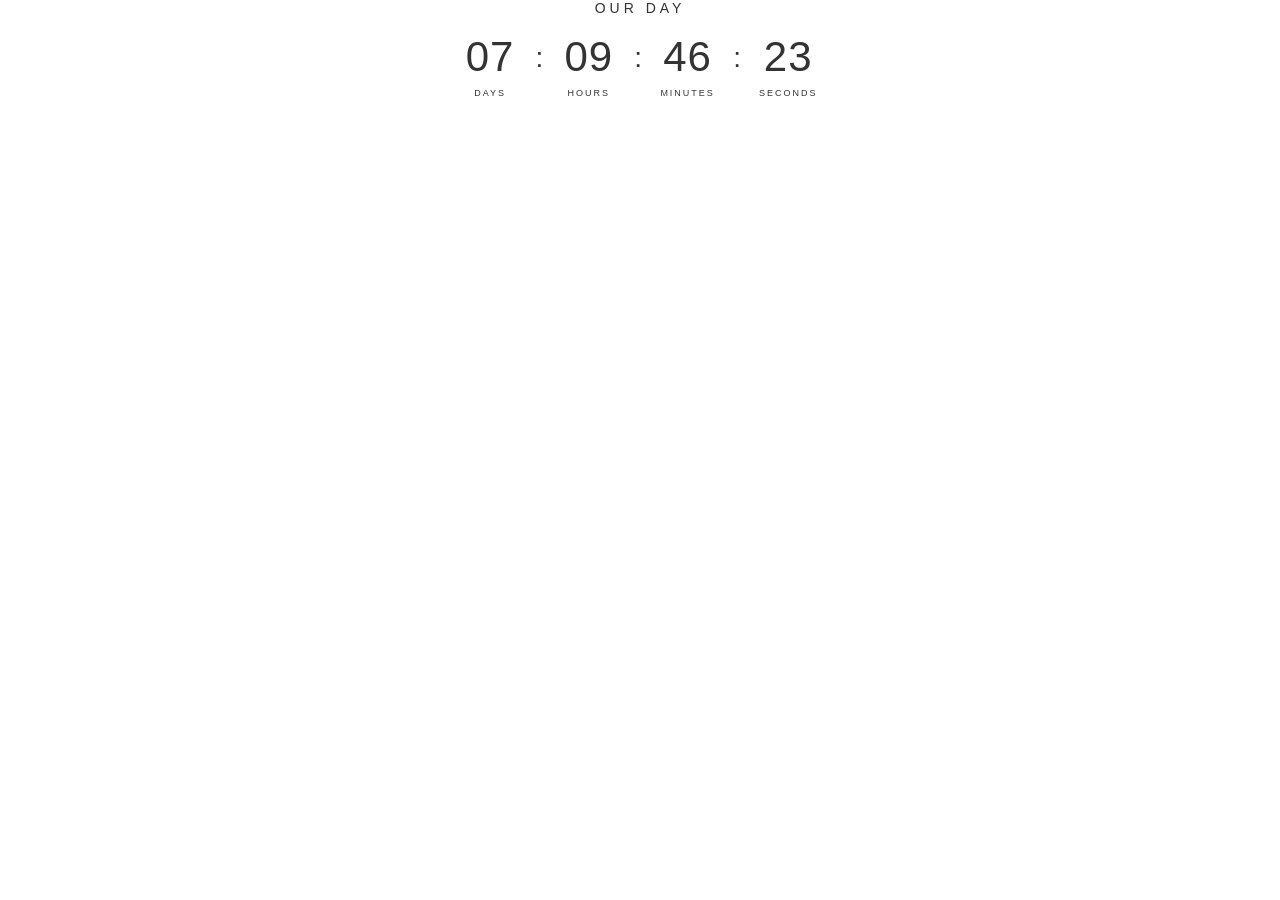
<file: countdown.html>
<!doctype html><html lang="zh-Hant"><head><meta charset="utf-8"><meta name="viewport" content="width=device-width,initial-scale=1"></head><body style="margin:0"><div class="countdown">
  <div class="title">OUR DAY</div>

  <div class="timer">
    <div class="unit">
      <span id="days">00</span>
      <small>DAYS</small>
    </div>

    <div class="colon">:</div>

    <div class="unit">
      <span id="hours">00</span>
      <small>HOURS</small>
    </div>

    <div class="colon">:</div>

    <div class="unit">
      <span id="minutes">00</span>
      <small>MINUTES</small>
    </div>

    <div class="colon">:</div>

    <div class="unit">
      <span id="seconds">00</span>
      <small>SECONDS</small>
    </div>
  </div>
</div>

<style>
  .countdown {
    width: 100%;
    box-sizing: border-box;
    text-align: center;
    font-family: Arial, sans-serif;
    color: #333333;
  }

  .title {
    font-size: 14px;
    font-weight: 400;
    letter-spacing: 4px;
    margin-bottom: 20px;
  }

  .timer {
    display: flex;
    justify-content: center;
    align-items: center;
    gap: 18px;
  }

  .unit {
    display: flex;
    flex-direction: column;
    align-items: center;
    min-width: 55px;
  }

  .unit span {
    font-size: 42px;
    font-weight: 300;
    line-height: 1;
    letter-spacing: 1px;
  }

  .unit small {
    font-size: 9px;
    font-weight: 400;
    letter-spacing: 2px;
    margin-top: 10px;
  }

  .colon {
    font-size: 28px;
    font-weight: 300;
    line-height: 1;
    margin-bottom: 18px;
  }

  @media (max-width: 600px) {
    .title {
      font-size: 12px;
      letter-spacing: 3px;
      margin-bottom: 16px;
    }

    .timer {
      gap: 8px;
    }

    .unit {
      min-width: 48px;
    }

    .unit span {
      font-size: 28px;
    }

    .unit small {
      font-size: 7px;
      letter-spacing: 1.5px;
      margin-top: 8px;
    }

    .colon {
      font-size: 20px;
      margin-bottom: 15px;
    }
  }
</style>

<script>
  // 婚禮日期：2026 年 12 月 12 日 12:12（台灣時間）
  const weddingDate = new Date("2026-12-12T12:12:00+08:00").getTime();

  function updateCountdown() {
    const now = new Date().getTime();
    const distance = weddingDate - now;

    // 婚禮時間已到
    if (distance <= 0) {
      document.querySelector(".countdown").innerHTML = `
        <div class="title">OUR DAY</div>
      `;
      return;
    }

    // 計算剩餘時間
    const days = Math.floor(
      distance / (1000 * 60 * 60 * 24)
    );

    const hours = Math.floor(
      (distance / (1000 * 60 * 60)) % 24
    );

    const minutes = Math.floor(
      (distance / (1000 * 60)) % 60
    );

    const seconds = Math.floor(
      (distance / 1000) % 60
    );

    // 更新畫面
    document.getElementById("days").textContent =
      String(days).padStart(2, "0");

    document.getElementById("hours").textContent =
      String(hours).padStart(2, "0");

    document.getElementById("minutes").textContent =
      String(minutes).padStart(2, "0");

    document.getElementById("seconds").textContent =
      String(seconds).padStart(2, "0");
  }

  // 載入時立即執行一次
  updateCountdown();

  // 每秒更新一次
  const timer = setInterval(function () { updateCountdown(); if (Date.now() >= weddingDate) clearInterval(timer); }, 1000);
</script></body></html>
</file>
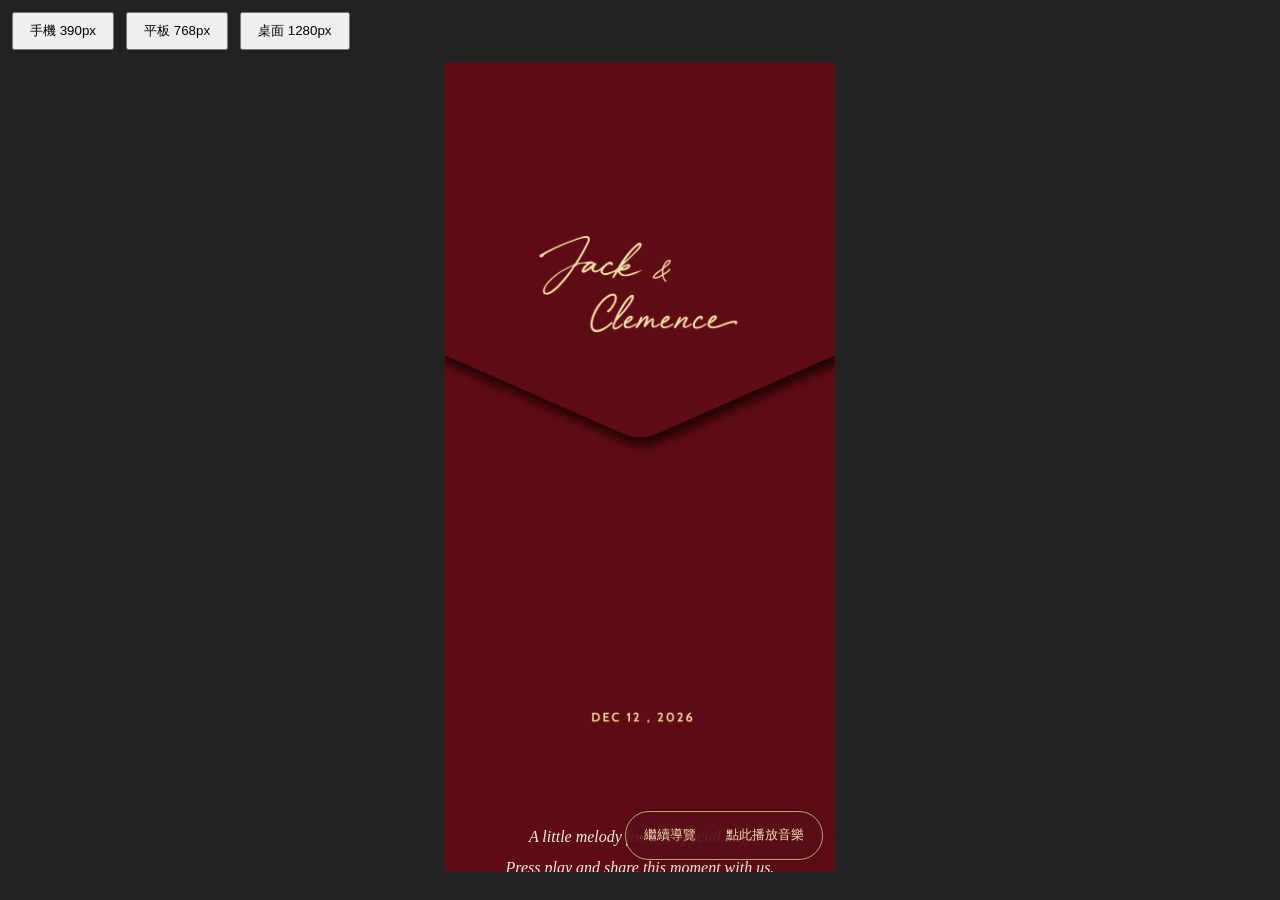
<file: tools/preview.html>
<!doctype html><html lang="zh-Hant"><meta charset="utf-8"><meta name="viewport" content="width=device-width, initial-scale=1"><title>Invitation responsive QA</title><style>body{margin:0;background:#222;color:white;font-family:sans-serif}nav{padding:12px;display:flex;gap:12px;position:sticky;top:0}button{padding:8px 16px}iframe{display:block;border:0;margin:auto;height:90vh;background:white}</style><nav><button data-width="390">手機 390px</button><button data-width="768">平板 768px</button><button data-width="1280">桌面 1280px</button></nav><iframe src="../index.html?v=20261007-tour1" title="婚禮網站響應式預覽" width="390"></iframe><script>document.querySelectorAll('button').forEach(function(b){b.onclick=function(){document.querySelector('iframe').width=b.dataset.width;};});</script></html>
</file>
<file: style.css>
@keyframes slide-horizontal-new{0%{transform:translate(100%)}}@keyframes slide-horizontal-old{80%{opacity:1}to{opacity:0;transform:translate(-100%)}}@keyframes slide-vertical-new{0%{transform:translateY(-100%)}}@keyframes slide-vertical-old{80%{opacity:1}to{opacity:0;transform:translateY(100%)}}@keyframes out-in-new{0%{opacity:0}}@keyframes out-in-old{to{opacity:0}}:root:active-view-transition{view-transition-name:none}:root:active-view-transition::view-transition-group(*){animation:none}:root:active-view-transition::view-transition-old(*){animation:none}:root:active-view-transition::view-transition-new(*){animation:none}:root::view-transition{pointer-events:none}:root:active-view-transition #SITE_HEADER{view-transition-name:header-group}:root:active-view-transition #WIX_ADS{view-transition-name:wix-ads-group}:root:active-view-transition #SITE_FOOTER{view-transition-name:footer-group}:root:active-view-transition #BACKGROUND_GROUP_TRANSITION_GROUP>div{view-transition-name:background-group}:root:active-view-transition::view-transition-group(page-group){pointer-events:all;cursor:wait;animation:revert;animation-duration:.6s}:root:active-view-transition::view-transition-old(page-group){pointer-events:all;cursor:wait;animation:revert;animation-duration:.6s}:root:active-view-transition::view-transition-new(page-group){pointer-events:all;cursor:wait;animation:revert;animation-duration:.6s}:root:active-view-transition-type(SlideHorizontal)::view-transition-old(page-group){mix-blend-mode:normal;animation:.6s cubic-bezier(.83,0,.17,1) forwards slide-horizontal-old}:root:active-view-transition-type(SlideHorizontal)::view-transition-new(page-group){mix-blend-mode:normal;animation:.6s cubic-bezier(.83,0,.17,1) backwards slide-horizontal-new}:root:active-view-transition-type(SlideVertical)::view-transition-old(page-group){mix-blend-mode:normal;animation:.6s cubic-bezier(.83,0,.17,1) forwards slide-vertical-old}:root:active-view-transition-type(SlideVertical)::view-transition-new(page-group){mix-blend-mode:normal;animation:.6s cubic-bezier(.83,0,.17,1) backwards slide-vertical-new}:root:active-view-transition-type(OutIn)::view-transition-old(page-group){animation:.35s cubic-bezier(.22,1,.36,1) forwards out-in-old}:root:active-view-transition-type(OutIn)::view-transition-new(page-group){animation:.35s cubic-bezier(.64,0,.78,0) .35s backwards out-in-new}@media (prefers-reduced-motion:reduce){::view-transition-group(*){animation:none!important}::view-transition-old(*){animation:none!important}::view-transition-new(*){animation:none!important}}html,body{vertical-align:baseline;background:0 0;border:0;outline:0;margin:0;padding:0}body{--scrollbar-width:0px;-webkit-text-size-adjust:100%;-moz-text-size-adjust:100%;-ms-text-size-adjust:100%;text-size-adjust:100%;font-family:Arial,Helvetica,sans-serif;font-size:10px}html,body{height:100%}body{overflow-x:auto;overflow-y:scroll}body:not(.responsive) #site-root{width:100%;min-width:var(--site-width)}body:not([data-js-loaded]) [data-hide-prejs]{visibility:hidden}interact-element{display:contents}#SITE_CONTAINER{position:relative}:root{--one-unit:1vw;--section-max-width:9999px;--spx-stopper-max:9999px;--spx-stopper-min:0px;--browser-zoom:1}@supports ((-webkit-appearance:none)) and (stroke-color:transparent){:root{--safari-sticky-fix:opacity;--experimental-safari-sticky-fix:translateZ(0)}}@supports (container-type:inline-size){:root{--one-unit:1cqw}}[id^=oldHoverBox-]{mix-blend-mode:plus-lighter;transition:opacity .5s,visibility .5s}[data-mesh-id$=inlineContent-gridContainer]:has(>[id^=oldHoverBox-]){isolation:isolate}
/*# sourceMappingURL=https://static.parastorage.com/services/wix-thunderbolt/dist/main.744ea815.min.css.map*/
div,span,applet,object,iframe,h1,h2,h3,h4,h5,h6,p,blockquote,pre,a,abbr,acronym,address,big,cite,code,del,dfn,em,font,img,ins,kbd,q,s,samp,small,strike,strong,sub,sup,tt,var,b,u,i,center,dl,dt,dd,ol,ul,li,fieldset,form,label,legend,table,caption,tbody,tfoot,thead,tr,th,td,nav,button,section,header,footer,title{vertical-align:baseline;background:0 0;border:0;outline:0;margin:0;padding:0}textarea,input,select{box-sizing:border-box;font-family:Helvetica,Arial,sans-serif}ol,ul{list-style:none}blockquote,q{quotes:none}ins{text-decoration:none}del{text-decoration:line-through}table{border-collapse:collapse;border-spacing:0}a{cursor:pointer;text-decoration:none}.testStyles{overflow-y:hidden}.reset-button{color:inherit;font:inherit;-webkit-appearance:none;-webkit-user-select:none;-moz-user-select:none;-ms-user-select:none;background:0 0;border:0;outline:0;padding:0;line-height:normal;overflow:visible}:focus{outline:none}body.device-mobile-optimized:not(.disable-site-overflow){overflow-x:hidden;overflow-y:scroll}body.device-mobile-optimized:not(.responsive) #SITE_CONTAINER{width:320px;margin-left:auto;margin-right:auto;position:relative;overflow-x:visible}body.device-mobile-optimized:not(.responsive):not(.blockSiteScrolling) #SITE_CONTAINER{margin-top:0}body.device-mobile-optimized>*{max-width:100%!important}body.device-mobile-optimized #site-root{overflow:hidden}@supports (overflow:clip){body.device-mobile-optimized #site-root{overflow:clip}}body.device-mobile-non-optimized #SITE_CONTAINER #site-root{overflow:clip}body.device-mobile-non-optimized.fullScreenMode{background-color:#5f6360}body.device-mobile-non-optimized.fullScreenMode #site-root,body.device-mobile-non-optimized.fullScreenMode #SITE_BACKGROUND,body.device-mobile-non-optimized.fullScreenMode #MOBILE_ACTIONS_MENU,body.fullScreenMode #WIX_ADS{visibility:hidden}body.fullScreenMode{overflow:hidden!important}body.fullScreenMode.device-mobile-optimized #TINY_MENU{opacity:0;pointer-events:none}body.fullScreenMode-scrollable.device-mobile-optimized{overflow-x:hidden!important;overflow-y:auto!important}body.fullScreenMode-scrollable.device-mobile-optimized #site-root,body.fullScreenMode-scrollable.device-mobile-optimized #masterPage{overflow:hidden!important}body.fullScreenMode-scrollable.device-mobile-optimized #masterPage,body.fullScreenMode-scrollable.device-mobile-optimized #SITE_BACKGROUND{height:auto!important}body.fullScreenMode-scrollable.device-mobile-optimized #masterPage.mesh-layout{height:0!important}body.blockSiteScrolling,body.siteScrollingBlocked{width:100%;position:fixed}body.siteScrollingBlockedIOSFix{overflow:hidden!important}body.blockSiteScrolling #SITE_CONTAINER{margin-top:calc(var(--blocked-site-scroll-margin-top)*-1)}#site-root{top:var(--wix-ads-height);min-height:100%;margin:0 auto;position:relative}#site-root img:not([src]){visibility:hidden}#site-root svg img:not([src]){visibility:visible}.auto-generated-link{color:inherit}#SCROLL_TO_TOP,#SCROLL_TO_BOTTOM{height:0}.has-click-trigger{cursor:pointer}.fullScreenOverlay{z-index:1005;justify-content:center;display:flex;position:fixed;top:-60px;bottom:0;left:0;right:0;overflow-y:hidden}.fullScreenOverlay>.fullScreenOverlayContent{margin:0 auto;position:absolute;top:60px;bottom:0;left:0;right:0;overflow:hidden;transform:translateZ(0)}[data-mesh-id$=inlineContent],[data-mesh-id$=centeredContent],[data-mesh-id$=form]{pointer-events:none;position:relative}[data-mesh-id$=-gridWrapper],[data-mesh-id$=-rotated-wrapper]{pointer-events:none}[data-mesh-id$=-gridContainer]>*,[data-mesh-id$=-rotated-wrapper]>*,[data-mesh-id$=inlineContent]>:not([data-mesh-id$=-gridContainer]){pointer-events:auto}.device-mobile-optimized #masterPage.mesh-layout #SOSP_CONTAINER_CUSTOM_ID{-ms-grid-row:2;grid-area:2/1/3/2;position:relative}#masterPage.mesh-layout{display:-ms-grid;-ms-grid-rows:max-content max-content min-content max-content;-ms-grid-columns:100%;grid-template-rows:max-content max-content min-content max-content;grid-template-columns:100%;justify-content:stretch;align-items:start;display:grid}#masterPage.mesh-layout #SITE_HEADER_WRAPPER,#masterPage.mesh-layout #SITE_HEADER-placeholder,#masterPage.mesh-layout #SOSP_CONTAINER_CUSTOM_ID[data-state~=mobileView],#masterPage.mesh-layout #PAGES_CONTAINER,#masterPage.mesh-layout #soapBeforePagesContainer,#masterPage.mesh-layout #soapAfterPagesContainer,#masterPage.mesh-layout #SITE_FOOTER_WRAPPER,#masterPage.mesh-layout #SITE_FOOTER-placeholder{-ms-grid-column:1;-ms-grid-row-align:start;-ms-grid-column-align:start}#masterPage.mesh-layout #SITE_HEADER_WRAPPER,#masterPage.mesh-layout #SITE_HEADER-placeholder{-ms-grid-row:1;grid-area:1/1/2/2}#masterPage.mesh-layout #PAGES_CONTAINER,#masterPage.mesh-layout #soapBeforePagesContainer,#masterPage.mesh-layout #soapAfterPagesContainer{-ms-grid-row:3;grid-area:3/1/4/2}#masterPage.mesh-layout #soapBeforePagesContainer,#masterPage.mesh-layout #soapAfterPagesContainer{width:100%}#masterPage.mesh-layout #PAGES_CONTAINER{align-self:stretch}#masterPage.mesh-layout main#PAGES_CONTAINER{display:block}#masterPage.mesh-layout #SITE_FOOTER_WRAPPER,#masterPage.mesh-layout #SITE_FOOTER-placeholder{-ms-grid-row:4;grid-area:4/1/5/2}#masterPage.mesh-layout [data-mesh-id=PAGES_CONTAINERcenteredContent],#masterPage.mesh-layout [data-mesh-id=PAGES_CONTAINERinlineContent],#masterPage.mesh-layout #SITE_PAGES{height:100%}#masterPage.mesh-layout.desktop>*{width:100%}#masterPage.mesh-layout #SITE_PAGES,#masterPage.mesh-layout #SITE_HEADER_WRAPPER,#masterPage.mesh-layout #SITE_FOOTER_WRAPPER,#masterPage.mesh-layout #PAGES_CONTAINER,#masterPage.mesh-layout #masterPageinlineContent,#masterPage.mesh-layout #SITE_FOOTER,#masterPage.mesh-layout #SITE_HEADER{position:relative}#masterPage.mesh-layout #SITE_HEADER{grid-area:1/1/2/2}#masterPage.mesh-layout #SITE_FOOTER{grid-area:4/1/5/2}#masterPage.mesh-layout.overflow-x-clip #SITE_HEADER,#masterPage.mesh-layout.overflow-x-clip #SITE_FOOTER{overflow-x:clip}[data-z-counter]{z-index:0}[data-z-counter="0"]{z-index:auto}.wixSiteProperties{-webkit-font-smoothing:antialiased;-moz-osx-font-smoothing:grayscale}:root{--wst-button-color-fill-primary:rgb(var(--color_48));--wst-button-color-border-primary:rgb(var(--color_49));--wst-button-color-text-primary:rgb(var(--color_50));--wst-button-color-fill-primary-hover:rgb(var(--color_51));--wst-button-color-border-primary-hover:rgb(var(--color_52));--wst-button-color-text-primary-hover:rgb(var(--color_53));--wst-button-color-fill-primary-disabled:rgb(var(--color_54));--wst-button-color-border-primary-disabled:rgb(var(--color_55));--wst-button-color-text-primary-disabled:rgb(var(--color_56));--wst-button-color-fill-secondary:rgb(var(--color_57));--wst-button-color-border-secondary:rgb(var(--color_58));--wst-button-color-text-secondary:rgb(var(--color_59));--wst-button-color-fill-secondary-hover:rgb(var(--color_60));--wst-button-color-border-secondary-hover:rgb(var(--color_61));--wst-button-color-text-secondary-hover:rgb(var(--color_62));--wst-button-color-fill-secondary-disabled:rgb(var(--color_63));--wst-button-color-border-secondary-disabled:rgb(var(--color_64));--wst-button-color-text-secondary-disabled:rgb(var(--color_65));--wst-color-fill-base-1:rgb(var(--color_36));--wst-color-fill-base-2:rgb(var(--color_37));--wst-color-fill-base-shade-1:rgb(var(--color_38));--wst-color-fill-base-shade-2:rgb(var(--color_39));--wst-color-fill-base-shade-3:rgb(var(--color_40));--wst-color-fill-accent-1:rgb(var(--color_41));--wst-color-fill-accent-2:rgb(var(--color_42));--wst-color-fill-accent-3:rgb(var(--color_43));--wst-color-fill-accent-4:rgb(var(--color_44));--wst-color-fill-background-primary:rgb(var(--color_11));--wst-color-fill-background-secondary:rgb(var(--color_12));--wst-color-text-primary:rgb(var(--color_15));--wst-color-text-secondary:rgb(var(--color_14));--wst-color-action:rgb(var(--color_18));--wst-color-disabled:rgb(var(--color_39));--wst-color-title:rgb(var(--color_45));--wst-color-subtitle:rgb(var(--color_46));--wst-color-line:rgb(var(--color_47));--wst-font-style-h2:var(--font_2);--wst-font-style-h3:var(--font_3);--wst-font-style-h4:var(--font_4);--wst-font-style-h5:var(--font_5);--wst-font-style-h6:var(--font_6);--wst-font-style-body-large:var(--font_7);--wst-font-style-body-medium:var(--font_8);--wst-font-style-body-small:var(--font_9);--wst-font-style-body-x-small:var(--font_10);--wst-color-custom-1:rgb(var(--color_13));--wst-color-custom-2:rgb(var(--color_16));--wst-color-custom-3:rgb(var(--color_17));--wst-color-custom-4:rgb(var(--color_19));--wst-color-custom-5:rgb(var(--color_20));--wst-color-custom-6:rgb(var(--color_21));--wst-color-custom-7:rgb(var(--color_22));--wst-color-custom-8:rgb(var(--color_23));--wst-color-custom-9:rgb(var(--color_24));--wst-color-custom-10:rgb(var(--color_25));--wst-color-custom-11:rgb(var(--color_26));--wst-color-custom-12:rgb(var(--color_27));--wst-color-custom-13:rgb(var(--color_28));--wst-color-custom-14:rgb(var(--color_29));--wst-color-custom-15:rgb(var(--color_30));--wst-color-custom-16:rgb(var(--color_31));--wst-color-custom-17:rgb(var(--color_32));--wst-color-custom-18:rgb(var(--color_33));--wst-color-custom-19:rgb(var(--color_34));--wst-color-custom-20:rgb(var(--color_35))}.wix-presets-wrapper{display:contents}.builder-root{box-sizing:border-box}
/*# sourceMappingURL=https://static.parastorage.com/services/wix-thunderbolt/dist/main.renderer.d1b87f2e.min.css.map*/

    @media (forced-colors: active) {
      #SITE_CONTAINER.focus-ring-active
        :not(.has-custom-focus):not(.ignore-focus):not([tabindex='-1']):focus,
      #SITE_CONTAINER.focus-ring-active
        :not(.has-custom-focus):not(.ignore-focus):not([tabindex='-1']):focus
        ~ .wixSdkShowFocusOnSibling {
        outline: 2px solid CanvasText;
        outline-offset: 2px;
      }
    }
  
.XWeqiF{opacity:0}.bWoigz{opacity:1;transition:opacity var(--transition-duration) cubic-bezier(.37, 0, .63, 1)}.HTrn1j{opacity:1}.sAGPNe{opacity:0;transition:opacity var(--transition-duration) cubic-bezier(.37, 0, .63, 1)}.cCFKrw{opacity:0}.yifJnQ{opacity:1;transition:opacity var(--transition-duration) cubic-bezier(.64, 0, .78, 0)}._mj5qU{opacity:1}.gG6uhp{opacity:0;transition:opacity var(--transition-duration) cubic-bezier(.22, 1, .36, 1)}.k0CnHT{transform:translate(100%)}.URQNsX{transition:transform var(--transition-duration) cubic-bezier(.87, 0, .13, 1);transform:translate(0)}.CCwVTE{transform:translate(0)}.TX_1qK{transition:transform var(--transition-duration) cubic-bezier(.87, 0, .13, 1);transform:translate(-100%)}.JMRv7x{transform:translate(-100%)}.AOzCGi{transition:transform var(--transition-duration) cubic-bezier(.87, 0, .13, 1);transform:translate(0)}.WzSMGx{transform:translate(0)}.I76Pz6{transition:transform var(--transition-duration) cubic-bezier(.87, 0, .13, 1);transform:translate(100%)}.bX95uQ{transform:translateY(100%)}.Ogwj62{transition:transform var(--transition-duration) cubic-bezier(.87, 0, .13, 1);transform:translateY(0)}.GdyWfW{transform:translateY(0)}.YxqFze{transition:transform var(--transition-duration) cubic-bezier(.87, 0, .13, 1);transform:translateY(-100%)}.NrDww4{transform:translateY(-100%)}.ciVV17{transition:transform var(--transition-duration) cubic-bezier(.87, 0, .13, 1);transform:translateY(0)}.BMKrqh{transform:translateY(0)}.jNxMkI{transition:transform var(--transition-duration) cubic-bezier(.87, 0, .13, 1);transform:translateY(100%)}
.ub230c{display:var(--display);--display:flex;width:100%;z-index:var(--above-all-z-index);box-sizing:border-box;background-color:#fff;justify-content:center;position:fixed;top:0;box-shadow:0 2px 12px #a4a8c033}.ub230c.iF3M3J{direction:rtl}.ub230c.aD8jGL{direction:ltr}.ub230c.CjFky3{background-color:red;border:none}.ub230c>.ak8WKZ{justify-content:center;align-items:center;width:100%;display:flex}.ub230c>.ak8WKZ>.vY4Tm1{color:#000;flex-shrink:0;align-items:center;display:flex}.ub230c>.ak8WKZ:hover>.vY4Tm1{color:#333850}.bcTg04{text-align:center;--color:#000;letter-spacing:0;background-color:#fff;column-gap:4px;width:100%;padding-block:8px;font-family:Wix Madefor Text,Madefor,sans-serif;font-size:14px;font-weight:400;line-height:18px;position:absolute;top:0;left:0}.bcTg04:hover{--color:#00e}.yxZj1H{z-index:var(--above-all-z-index);background-color:#fff;height:34px;position:fixed;top:0}.HMMJm5{column-gap:4px;color:var(--color)!important}.vjUrmX{padding-block-start:3px}
.qe3oTb{pointer-events:none;white-space:nowrap;padding:0;overflow:hidden}.TvbeET{display:none}
.BqYkvS{pointer-events:none;z-index:9999;color:#116dff;opacity:0;cursor:pointer;background:#fff;border-radius:24px;width:0;height:0;margin-left:-94px;padding:0 24px;font-family:Helvetica,Arial,メイリオ,meiryo,ヒラギノ角ゴ pro w3,hiragino kaku gothic pro,sans-serif;font-size:14px;position:absolute;top:60px;left:50%}.BqYkvS:focus{opacity:1;pointer-events:auto;border:2px solid;width:auto;height:40px}
.XWeqiF{opacity:0}.bWoigz{opacity:1;transition:opacity var(--transition-duration) cubic-bezier(.37, 0, .63, 1)}.HTrn1j{opacity:1}.sAGPNe{opacity:0;transition:opacity var(--transition-duration) cubic-bezier(.37, 0, .63, 1)}.cCFKrw{opacity:0}.yifJnQ{opacity:1;transition:opacity var(--transition-duration) cubic-bezier(.64, 0, .78, 0)}._mj5qU{opacity:1}.gG6uhp{opacity:0;transition:opacity var(--transition-duration) cubic-bezier(.22, 1, .36, 1)}.k0CnHT{transform:translate(100%)}.URQNsX{transition:transform var(--transition-duration) cubic-bezier(.87, 0, .13, 1);transform:translate(0)}.CCwVTE{transform:translate(0)}.TX_1qK{transition:transform var(--transition-duration) cubic-bezier(.87, 0, .13, 1);transform:translate(-100%)}.JMRv7x{transform:translate(-100%)}.AOzCGi{transition:transform var(--transition-duration) cubic-bezier(.87, 0, .13, 1);transform:translate(0)}.WzSMGx{transform:translate(0)}.I76Pz6{transition:transform var(--transition-duration) cubic-bezier(.87, 0, .13, 1);transform:translate(100%)}.bX95uQ{transform:translateY(100%)}.Ogwj62{transition:transform var(--transition-duration) cubic-bezier(.87, 0, .13, 1);transform:translateY(0)}.GdyWfW{transform:translateY(0)}.YxqFze{transition:transform var(--transition-duration) cubic-bezier(.87, 0, .13, 1);transform:translateY(-100%)}.NrDww4{transform:translateY(-100%)}.ciVV17{transition:transform var(--transition-duration) cubic-bezier(.87, 0, .13, 1);transform:translateY(0)}.BMKrqh{transform:translateY(0)}.jNxMkI{transition:transform var(--transition-duration) cubic-bezier(.87, 0, .13, 1);transform:translateY(100%)}body:not(.responsive) .Y3K28_{overflow-x:clip}:root:active-view-transition .Y3K28_{view-transition-name:page-group}.uvik8H{grid-template-rows:1fr;grid-template-columns:1fr;height:100%;display:grid}.uvik8H>div{grid-area:1/1/2/2;place-self:stretch stretch!important}
.ETqrjz .g0IvTF{background-color:rgba(var(--bg,var(--color_11,color_11)),var(--alpha-bg,1));position:absolute;inset:0;overflow:hidden}
.ku1hVK{border-radius:var(--overflow-wrapper-border-radius)}
.S829f_{pointer-events:var(--ref-container-pointer-events)!important}.S829f_>*{pointer-events:auto}
.Qh0lWW{width:100%;height:100%;display:block}.Qh0lWW img{max-width:var(--wix-img-max-width,100%)}.Qh0lWW[data-animate-blur] img{filter:blur(9px);transition:filter .8s ease-in}.Qh0lWW[data-animate-blur] img[data-load-done]{filter:none}.sFiSiq{width:100%;height:100%;display:block}.aDzdcC{clip-path:var(--fill-layer-clip)}.aDzdcC,.rv3vOe{width:100%;height:100%;position:absolute;top:0}.dnHU4q img{width:100%;height:100%}.X9nqm0{opacity:0;position:absolute;top:0}.ZUV7Qj{width:0;height:0;position:absolute;top:0;left:0;overflow:hidden}.UZsu9f{position:var(--fill-layer-background-media-position);pointer-events:var(--fill-layer-background-media-pointer-events);width:100%;height:100%;top:0;left:0}.WnIl2C,.OAmk_6{width:100%;height:100%;top:0}.OAmk_6{position:absolute}.WnIl2C{background-color:var(--fill-layer-background-overlay-color);position:var(--fill-layer-background-overlay-position);opacity:var(--fill-layer-background-overlay-blend-opacity-fallback,1);transform:var(--fill-layer-background-overlay-transform)}@supports (mix-blend-mode:overlay){.WnIl2C{mix-blend-mode:var(--fill-layer-background-overlay-blend-mode);opacity:var(--fill-layer-background-overlay-blend-opacity,1)}}.QG9w8P.WIIr02{clip:rect(0px, auto, auto, 0px)}.QG9w8P .ayCf9D{width:100%;height:100%;position:absolute;top:0}.QG9w8P .fO4mKs{opacity:var(--fill-layer-image-opacity);height:var(--fill-layer-image-height,100%)}.QG9w8P .fO4mKs img{width:100%;height:100%}@supports ((-webkit-hyphens:none)){.QG9w8P.WIIr02{clip:auto;-webkit-clip-path:inset(0)}}.ROWgFb{height:100%}.xSZeaB,.g4gDzl{opacity:var(--fill-layer-video-opacity)}.Ulxuud{width:100%;height:var(--media-padding-height);top:var(--media-padding-top);bottom:var(--media-padding-bottom);position:absolute}.NgeJ4N{transform:scale(var(--scale,1));transition:var(--transform-duration,transform 0s)}.g4gDzl{width:100%;height:100%;position:relative}.bzwgbw{opacity:var(--fill-layer-video-opacity,var(--fill-layer-image-opacity,1))}.bzwgbw .fO4mKs,.bzwgbw .g4gDzl,.bzwgbw .xSZeaB{opacity:1}.ejT4cR{--divider-pin-height__:min(1, calc(var(--divider-layers-pin-factor__) + 1));--divider-pin-layer-height__:var(--divider-layers-pin-factor__);--divider-pin-border__:min(1, calc(var(--divider-layers-pin-factor__) / -1 + 1));width:100%;height:calc(var(--divider-height__) + var(--divider-pin-height__)*var(--divider-layers-size__)*var(--divider-layers-y__));position:absolute;left:0}.ejT4cR .Mj2wZE{--divider-layer-i__:var(--divider-layer-i,0);width:100%;height:calc(var(--divider-height__) + var(--divider-pin-layer-height__)*var(--divider-layer-i__)*var(--divider-layers-y__));opacity:calc(1 - var(--divider-layer-i__)/(var(--divider-layer-i__) + 1));background-repeat:repeat-x;background-position:left calc(50% + var(--divider-offset-x__) + var(--divider-layers-x__)*var(--divider-layer-i__)) bottom;border-bottom-width:calc(var(--divider-pin-border__)*var(--divider-layer-i__)*var(--divider-layers-y__));border-bottom-style:solid;position:absolute;left:0}.urGCgL{--divider-height__:var(--divider-top-height,auto);--divider-offset-x__:var(--divider-top-offset-x,0px);--divider-layers-size__:var(--divider-top-layers-size,0);--divider-layers-y__:var(--divider-top-layers-y,0px);--divider-layers-x__:var(--divider-top-layers-x,0px);--divider-layers-pin-factor__:var(--divider-top-layers-pin-factor,0);transform:var(--divider-top-flip,scaleY(-1));opacity:var(--divider-top-opacity,1);border-top:var(--divider-top-padding,0) solid var(--divider-top-color,currentColor);top:0}.urGCgL .Mj2wZE{border-color:var(--divider-top-color,currentColor);background-image:var(--divider-top-image,none);background-size:var(--divider-top-size,contain);filter:var(--divider-top-filter,none);bottom:0}.urGCgL .Mj2wZE[data-divider-layer="1"]{display:var(--divider-top-layer-1-display,block)}.urGCgL .Mj2wZE[data-divider-layer="2"]{display:var(--divider-top-layer-2-display,block)}.urGCgL .Mj2wZE[data-divider-layer="3"]{display:var(--divider-top-layer-3-display,block)}.yIAE9q{--divider-height__:var(--divider-bottom-height,auto);--divider-offset-x__:var(--divider-bottom-offset-x,0px);--divider-layers-size__:var(--divider-bottom-layers-size,0);--divider-layers-y__:var(--divider-bottom-layers-y,0px);--divider-layers-x__:var(--divider-bottom-layers-x,0px);--divider-layers-pin-factor__:var(--divider-bottom-layers-pin-factor,0);transform:var(--divider-bottom-flip,none);opacity:var(--divider-bottom-opacity,1);border-bottom:var(--divider-bottom-padding,0) solid var(--divider-bottom-color,currentColor);bottom:0}.yIAE9q .Mj2wZE{border-color:var(--divider-bottom-color,currentColor);background-image:var(--divider-bottom-image,none);background-size:var(--divider-bottom-size,contain);filter:var(--divider-bottom-filter,none);bottom:0}.yIAE9q .Mj2wZE[data-divider-layer="1"]{display:var(--divider-bottom-layer-1-display,block)}.yIAE9q .Mj2wZE[data-divider-layer="2"]{display:var(--divider-bottom-layer-2-display,block)}.yIAE9q .Mj2wZE[data-divider-layer="3"]{display:var(--divider-bottom-layer-3-display,block)}.ke5pl1,.Dkb_qa{background-color:rgba(var(--bg,var(--color_11,color_11)),var(--alpha-bg,1))}.ke5pl1>.QG9w8P .LNYVZi{background-color:var(--section-corvid-background-color,var(--bg-overlay-color,rgba(var(--bg,var(--color_11,color_11)),var(--alpha-bg,1))))}.w2JesW{transition-delay:var(--transition-delay);transition-duration:var(--transition-duration);transition-timing-function:var(--transition-timing-function);transition-property:var(--transition-property)}.w2JesW.BjOAZh{transition-property:var(--transition-property),visibility;visibility:visible}.w2JesW.VHnL1N{transform:var(--scrolled-transform) translateY(calc(-1 * var(--padding-top,0px)))}.w2JesW.EO98vq{opacity:var(--scrolled-opacity)}.w2JesW.EO98vq.BjOAZh{visibility:hidden;transition-delay:var(--transition-delay),calc(var(--transition-duration) + var(--transition-delay))}.w2JesW.NXBn1M{transition-delay:0s}.w2JesW.NXBn1M.BjOAZh{visibility:visible}.QG9w8P{width:100%;height:100%;-webkit-mask-image:var(--mask-image,none);mask-image:var(--mask-image,none);-webkit-mask-position:var(--mask-position,0);mask-position:var(--mask-position,0);-webkit-mask-size:var(--mask-size,100%);mask-size:var(--mask-size,100%);-webkit-mask-repeat:var(--mask-repeat,no-repeat);mask-repeat:var(--mask-repeat,no-repeat);pointer-events:var(--fill-layer-background-media-pointer-events);position:absolute;top:0;left:0;overflow:hidden}.QG9w8P.CrIOZj{clip:rect(0px, auto, auto, 0px)}.QG9w8P .F6dXKW{width:100%;height:100%;position:absolute;top:0}.QG9w8P ._gD9B7{opacity:var(--fill-layer-image-opacity);height:var(--fill-layer-image-height,100%)}.QG9w8P ._gD9B7 img{width:100%;height:100%}@supports ((-webkit-hyphens:none)){.QG9w8P.CrIOZj{clip:auto;-webkit-clip-path:inset(0)}}.Njdfgu{height:100%}.LNYVZi{background-color:var(--bg-overlay-color);background-image:var(--bg-gradient);transition:var(--inherit-transition)}.FlTEtY,.D6Ehqq{opacity:var(--fill-layer-video-opacity)}.U8aRUE{width:100%;height:var(--media-padding-height);top:var(--media-padding-top);bottom:var(--media-padding-bottom);position:absolute}.a8Mxnk{transform:scale(var(--scale,1));transition:var(--transform-duration,transform 0s)}.D6Ehqq{width:100%;height:100%;position:relative}wix-media-canvas{height:100%;display:block}.dZP7lJ{opacity:var(--fill-layer-video-opacity,var(--fill-layer-image-opacity,1))}.dZP7lJ ._gD9B7,.dZP7lJ .D6Ehqq,.dZP7lJ .FlTEtY{opacity:1}.Lnr3dj,.Lnr3dj>.QG9w8P .LNYVZi{background-color:var(--section-corvid-background-color,var(--bg-overlay-color,rgba(var(--bg,var(--color_11,color_11)),var(--alpha-bg,1))))}.Lnr3dj,.Lnr3dj>.QG9w8P .LNYVZi,.Lnr3dj [data-testid=internal-container-background-layer] .background{transition-delay:var(--transition-delay);transition-duration:var(--transition-duration);transition-timing-function:var(--transition-timing-function);transition-property:var(--transition-property)}.aBo_xL.Lnr3dj,.aBo_xL.Lnr3dj>.QG9w8P .LNYVZi,.aBo_xL.Lnr3dj [data-testid=internal-container-background-layer] .background{background-color:var(--section-corvid-background-color,rgba(var(--bg-scrl,var(--color_11,color_11)),var(--alpha-bg-scrl,1)))}.fwXYgt:hover .HTT0h5{pointer-events:auto;clip:auto;opacity:1}.HTT0h5{box-sizing:border-box;z-index:9999;color:#000;pointer-events:none;clip:rect(0 0 0 0);opacity:0;background-color:#fff;border-radius:50%;outline:1px solid #000;place-items:center;width:24px;height:24px;transition:all .2s ease-in-out;display:grid;position:absolute;bottom:3px;right:3px}.HTT0h5:focus,.HTT0h5:hover,.HTT0h5:active{pointer-events:auto;clip:auto;opacity:1}.Vs_TJq{z-index:1;position:relative}.yEgiaI{margin-top:var(--padding-top,0);margin-right:var(--padding-right,0);margin-bottom:var(--padding-bottom,0);margin-left:var(--padding-left,0)}
.ooGRUo{display:contents}
.Qh0lWW{width:100%;height:100%;display:block}.Qh0lWW img{max-width:var(--wix-img-max-width,100%)}.Qh0lWW[data-animate-blur] img{filter:blur(9px);transition:filter .8s ease-in}.Qh0lWW[data-animate-blur] img[data-load-done]{filter:none}.sFiSiq{width:100%;height:100%;display:block}.aDzdcC{clip-path:var(--fill-layer-clip)}.aDzdcC,.rv3vOe{width:100%;height:100%;position:absolute;top:0}.dnHU4q img{width:100%;height:100%}.X9nqm0{opacity:0;position:absolute;top:0}.ZUV7Qj{width:0;height:0;position:absolute;top:0;left:0;overflow:hidden}.UZsu9f{position:var(--fill-layer-background-media-position);pointer-events:var(--fill-layer-background-media-pointer-events);width:100%;height:100%;top:0;left:0}.WnIl2C,.OAmk_6{width:100%;height:100%;top:0}.OAmk_6{position:absolute}.WnIl2C{background-color:var(--fill-layer-background-overlay-color);position:var(--fill-layer-background-overlay-position);opacity:var(--fill-layer-background-overlay-blend-opacity-fallback,1);transform:var(--fill-layer-background-overlay-transform)}@supports (mix-blend-mode:overlay){.WnIl2C{mix-blend-mode:var(--fill-layer-background-overlay-blend-mode);opacity:var(--fill-layer-background-overlay-blend-opacity,1)}}.QG9w8P.WIIr02{clip:rect(0px, auto, auto, 0px)}.QG9w8P .ayCf9D{width:100%;height:100%;position:absolute;top:0}.QG9w8P .fO4mKs{opacity:var(--fill-layer-image-opacity);height:var(--fill-layer-image-height,100%)}.QG9w8P .fO4mKs img{width:100%;height:100%}@supports ((-webkit-hyphens:none)){.QG9w8P.WIIr02{clip:auto;-webkit-clip-path:inset(0)}}.ROWgFb{height:100%}.xSZeaB,.g4gDzl{opacity:var(--fill-layer-video-opacity)}.Ulxuud{width:100%;height:var(--media-padding-height);top:var(--media-padding-top);bottom:var(--media-padding-bottom);position:absolute}.NgeJ4N{transform:scale(var(--scale,1));transition:var(--transform-duration,transform 0s)}.g4gDzl{width:100%;height:100%;position:relative}.bzwgbw{opacity:var(--fill-layer-video-opacity,var(--fill-layer-image-opacity,1))}.bzwgbw .fO4mKs,.bzwgbw .g4gDzl,.bzwgbw .xSZeaB{opacity:1}.ejT4cR{--divider-pin-height__:min(1, calc(var(--divider-layers-pin-factor__) + 1));--divider-pin-layer-height__:var(--divider-layers-pin-factor__);--divider-pin-border__:min(1, calc(var(--divider-layers-pin-factor__) / -1 + 1));width:100%;height:calc(var(--divider-height__) + var(--divider-pin-height__)*var(--divider-layers-size__)*var(--divider-layers-y__));position:absolute;left:0}.ejT4cR .Mj2wZE{--divider-layer-i__:var(--divider-layer-i,0);width:100%;height:calc(var(--divider-height__) + var(--divider-pin-layer-height__)*var(--divider-layer-i__)*var(--divider-layers-y__));opacity:calc(1 - var(--divider-layer-i__)/(var(--divider-layer-i__) + 1));background-repeat:repeat-x;background-position:left calc(50% + var(--divider-offset-x__) + var(--divider-layers-x__)*var(--divider-layer-i__)) bottom;border-bottom-width:calc(var(--divider-pin-border__)*var(--divider-layer-i__)*var(--divider-layers-y__));border-bottom-style:solid;position:absolute;left:0}.urGCgL{--divider-height__:var(--divider-top-height,auto);--divider-offset-x__:var(--divider-top-offset-x,0px);--divider-layers-size__:var(--divider-top-layers-size,0);--divider-layers-y__:var(--divider-top-layers-y,0px);--divider-layers-x__:var(--divider-top-layers-x,0px);--divider-layers-pin-factor__:var(--divider-top-layers-pin-factor,0);transform:var(--divider-top-flip,scaleY(-1));opacity:var(--divider-top-opacity,1);border-top:var(--divider-top-padding,0) solid var(--divider-top-color,currentColor);top:0}.urGCgL .Mj2wZE{border-color:var(--divider-top-color,currentColor);background-image:var(--divider-top-image,none);background-size:var(--divider-top-size,contain);filter:var(--divider-top-filter,none);bottom:0}.urGCgL .Mj2wZE[data-divider-layer="1"]{display:var(--divider-top-layer-1-display,block)}.urGCgL .Mj2wZE[data-divider-layer="2"]{display:var(--divider-top-layer-2-display,block)}.urGCgL .Mj2wZE[data-divider-layer="3"]{display:var(--divider-top-layer-3-display,block)}.yIAE9q{--divider-height__:var(--divider-bottom-height,auto);--divider-offset-x__:var(--divider-bottom-offset-x,0px);--divider-layers-size__:var(--divider-bottom-layers-size,0);--divider-layers-y__:var(--divider-bottom-layers-y,0px);--divider-layers-x__:var(--divider-bottom-layers-x,0px);--divider-layers-pin-factor__:var(--divider-bottom-layers-pin-factor,0);transform:var(--divider-bottom-flip,none);opacity:var(--divider-bottom-opacity,1);border-bottom:var(--divider-bottom-padding,0) solid var(--divider-bottom-color,currentColor);bottom:0}.yIAE9q .Mj2wZE{border-color:var(--divider-bottom-color,currentColor);background-image:var(--divider-bottom-image,none);background-size:var(--divider-bottom-size,contain);filter:var(--divider-bottom-filter,none);bottom:0}.yIAE9q .Mj2wZE[data-divider-layer="1"]{display:var(--divider-bottom-layer-1-display,block)}.yIAE9q .Mj2wZE[data-divider-layer="2"]{display:var(--divider-bottom-layer-2-display,block)}.yIAE9q .Mj2wZE[data-divider-layer="3"]{display:var(--divider-bottom-layer-3-display,block)}.ke5pl1,.Dkb_qa{background-color:rgba(var(--bg,var(--color_11,color_11)),var(--alpha-bg,1))}.ke5pl1>.QG9w8P .LNYVZi{background-color:var(--section-corvid-background-color,var(--bg-overlay-color,rgba(var(--bg,var(--color_11,color_11)),var(--alpha-bg,1))))}.w2JesW{transition-delay:var(--transition-delay);transition-duration:var(--transition-duration);transition-timing-function:var(--transition-timing-function);transition-property:var(--transition-property)}.w2JesW.BjOAZh{transition-property:var(--transition-property),visibility;visibility:visible}.w2JesW.VHnL1N{transform:var(--scrolled-transform) translateY(calc(-1 * var(--padding-top,0px)))}.w2JesW.EO98vq{opacity:var(--scrolled-opacity)}.w2JesW.EO98vq.BjOAZh{visibility:hidden;transition-delay:var(--transition-delay),calc(var(--transition-duration) + var(--transition-delay))}.w2JesW.NXBn1M{transition-delay:0s}.w2JesW.NXBn1M.BjOAZh{visibility:visible}.QG9w8P{width:100%;height:100%;-webkit-mask-image:var(--mask-image,none);mask-image:var(--mask-image,none);-webkit-mask-position:var(--mask-position,0);mask-position:var(--mask-position,0);-webkit-mask-size:var(--mask-size,100%);mask-size:var(--mask-size,100%);-webkit-mask-repeat:var(--mask-repeat,no-repeat);mask-repeat:var(--mask-repeat,no-repeat);pointer-events:var(--fill-layer-background-media-pointer-events);position:absolute;top:0;left:0;overflow:hidden}.QG9w8P.CrIOZj{clip:rect(0px, auto, auto, 0px)}.QG9w8P .F6dXKW{width:100%;height:100%;position:absolute;top:0}.QG9w8P ._gD9B7{opacity:var(--fill-layer-image-opacity);height:var(--fill-layer-image-height,100%)}.QG9w8P ._gD9B7 img{width:100%;height:100%}@supports ((-webkit-hyphens:none)){.QG9w8P.CrIOZj{clip:auto;-webkit-clip-path:inset(0)}}.Njdfgu{height:100%}.LNYVZi{background-color:var(--bg-overlay-color);background-image:var(--bg-gradient);transition:var(--inherit-transition)}.FlTEtY,.D6Ehqq{opacity:var(--fill-layer-video-opacity)}.U8aRUE{width:100%;height:var(--media-padding-height);top:var(--media-padding-top);bottom:var(--media-padding-bottom);position:absolute}.a8Mxnk{transform:scale(var(--scale,1));transition:var(--transform-duration,transform 0s)}.D6Ehqq{width:100%;height:100%;position:relative}wix-media-canvas{height:100%;display:block}.dZP7lJ{opacity:var(--fill-layer-video-opacity,var(--fill-layer-image-opacity,1))}.dZP7lJ ._gD9B7,.dZP7lJ .D6Ehqq,.dZP7lJ .FlTEtY{opacity:1}.Lnr3dj,.Lnr3dj>.QG9w8P .LNYVZi{background-color:var(--section-corvid-background-color,var(--bg-overlay-color,rgba(var(--bg,var(--color_11,color_11)),var(--alpha-bg,1))))}.Lnr3dj,.Lnr3dj>.QG9w8P .LNYVZi,.Lnr3dj [data-testid=internal-container-background-layer] .background{transition-delay:var(--transition-delay);transition-duration:var(--transition-duration);transition-timing-function:var(--transition-timing-function);transition-property:var(--transition-property)}.aBo_xL.Lnr3dj,.aBo_xL.Lnr3dj>.QG9w8P .LNYVZi,.aBo_xL.Lnr3dj [data-testid=internal-container-background-layer] .background{background-color:var(--section-corvid-background-color,rgba(var(--bg-scrl,var(--color_11,color_11)),var(--alpha-bg-scrl,1)))}.fwXYgt:hover .HTT0h5{pointer-events:auto;clip:auto;opacity:1}.HTT0h5{box-sizing:border-box;z-index:9999;color:#000;pointer-events:none;clip:rect(0 0 0 0);opacity:0;background-color:#fff;border-radius:50%;outline:1px solid #000;place-items:center;width:24px;height:24px;transition:all .2s ease-in-out;display:grid;position:absolute;bottom:3px;right:3px}.HTT0h5:focus,.HTT0h5:hover,.HTT0h5:active{pointer-events:auto;clip:auto;opacity:1}.Vs_TJq{z-index:1;position:relative}
.Qh0lWW{width:100%;height:100%;display:block}.Qh0lWW img{max-width:var(--wix-img-max-width,100%)}.Qh0lWW[data-animate-blur] img{filter:blur(9px);transition:filter .8s ease-in}.Qh0lWW[data-animate-blur] img[data-load-done]{filter:none}.sFiSiq{width:100%;height:100%;display:block}.aDzdcC{clip-path:var(--fill-layer-clip)}.aDzdcC,.rv3vOe{width:100%;height:100%;position:absolute;top:0}.dnHU4q img{width:100%;height:100%}.X9nqm0{opacity:0;position:absolute;top:0}.ZUV7Qj{width:0;height:0;position:absolute;top:0;left:0;overflow:hidden}.UZsu9f{position:var(--fill-layer-background-media-position);pointer-events:var(--fill-layer-background-media-pointer-events);width:100%;height:100%;top:0;left:0}.WnIl2C,.OAmk_6{width:100%;height:100%;top:0}.OAmk_6{position:absolute}.WnIl2C{background-color:var(--fill-layer-background-overlay-color);position:var(--fill-layer-background-overlay-position);opacity:var(--fill-layer-background-overlay-blend-opacity-fallback,1);transform:var(--fill-layer-background-overlay-transform)}@supports (mix-blend-mode:overlay){.WnIl2C{mix-blend-mode:var(--fill-layer-background-overlay-blend-mode);opacity:var(--fill-layer-background-overlay-blend-opacity,1)}}.QG9w8P.WIIr02{clip:rect(0px, auto, auto, 0px)}.QG9w8P .ayCf9D{width:100%;height:100%;position:absolute;top:0}.QG9w8P .fO4mKs{opacity:var(--fill-layer-image-opacity);height:var(--fill-layer-image-height,100%)}.QG9w8P .fO4mKs img{width:100%;height:100%}@supports ((-webkit-hyphens:none)){.QG9w8P.WIIr02{clip:auto;-webkit-clip-path:inset(0)}}.ROWgFb{height:100%}.xSZeaB,.g4gDzl{opacity:var(--fill-layer-video-opacity)}.Ulxuud{width:100%;height:var(--media-padding-height);top:var(--media-padding-top);bottom:var(--media-padding-bottom);position:absolute}.NgeJ4N{transform:scale(var(--scale,1));transition:var(--transform-duration,transform 0s)}.g4gDzl{width:100%;height:100%;position:relative}.bzwgbw{opacity:var(--fill-layer-video-opacity,var(--fill-layer-image-opacity,1))}.bzwgbw .fO4mKs,.bzwgbw .g4gDzl,.bzwgbw .xSZeaB{opacity:1}.ejT4cR{--divider-pin-height__:min(1, calc(var(--divider-layers-pin-factor__) + 1));--divider-pin-layer-height__:var(--divider-layers-pin-factor__);--divider-pin-border__:min(1, calc(var(--divider-layers-pin-factor__) / -1 + 1));width:100%;height:calc(var(--divider-height__) + var(--divider-pin-height__)*var(--divider-layers-size__)*var(--divider-layers-y__));position:absolute;left:0}.ejT4cR .Mj2wZE{--divider-layer-i__:var(--divider-layer-i,0);width:100%;height:calc(var(--divider-height__) + var(--divider-pin-layer-height__)*var(--divider-layer-i__)*var(--divider-layers-y__));opacity:calc(1 - var(--divider-layer-i__)/(var(--divider-layer-i__) + 1));background-repeat:repeat-x;background-position:left calc(50% + var(--divider-offset-x__) + var(--divider-layers-x__)*var(--divider-layer-i__)) bottom;border-bottom-width:calc(var(--divider-pin-border__)*var(--divider-layer-i__)*var(--divider-layers-y__));border-bottom-style:solid;position:absolute;left:0}.urGCgL{--divider-height__:var(--divider-top-height,auto);--divider-offset-x__:var(--divider-top-offset-x,0px);--divider-layers-size__:var(--divider-top-layers-size,0);--divider-layers-y__:var(--divider-top-layers-y,0px);--divider-layers-x__:var(--divider-top-layers-x,0px);--divider-layers-pin-factor__:var(--divider-top-layers-pin-factor,0);transform:var(--divider-top-flip,scaleY(-1));opacity:var(--divider-top-opacity,1);border-top:var(--divider-top-padding,0) solid var(--divider-top-color,currentColor);top:0}.urGCgL .Mj2wZE{border-color:var(--divider-top-color,currentColor);background-image:var(--divider-top-image,none);background-size:var(--divider-top-size,contain);filter:var(--divider-top-filter,none);bottom:0}.urGCgL .Mj2wZE[data-divider-layer="1"]{display:var(--divider-top-layer-1-display,block)}.urGCgL .Mj2wZE[data-divider-layer="2"]{display:var(--divider-top-layer-2-display,block)}.urGCgL .Mj2wZE[data-divider-layer="3"]{display:var(--divider-top-layer-3-display,block)}.yIAE9q{--divider-height__:var(--divider-bottom-height,auto);--divider-offset-x__:var(--divider-bottom-offset-x,0px);--divider-layers-size__:var(--divider-bottom-layers-size,0);--divider-layers-y__:var(--divider-bottom-layers-y,0px);--divider-layers-x__:var(--divider-bottom-layers-x,0px);--divider-layers-pin-factor__:var(--divider-bottom-layers-pin-factor,0);transform:var(--divider-bottom-flip,none);opacity:var(--divider-bottom-opacity,1);border-bottom:var(--divider-bottom-padding,0) solid var(--divider-bottom-color,currentColor);bottom:0}.yIAE9q .Mj2wZE{border-color:var(--divider-bottom-color,currentColor);background-image:var(--divider-bottom-image,none);background-size:var(--divider-bottom-size,contain);filter:var(--divider-bottom-filter,none);bottom:0}.yIAE9q .Mj2wZE[data-divider-layer="1"]{display:var(--divider-bottom-layer-1-display,block)}.yIAE9q .Mj2wZE[data-divider-layer="2"]{display:var(--divider-bottom-layer-2-display,block)}.yIAE9q .Mj2wZE[data-divider-layer="3"]{display:var(--divider-bottom-layer-3-display,block)}.ke5pl1,.Dkb_qa{background-color:rgba(var(--bg,var(--color_11,color_11)),var(--alpha-bg,1))}.ke5pl1>.QG9w8P .LNYVZi{background-color:var(--section-corvid-background-color,var(--bg-overlay-color,rgba(var(--bg,var(--color_11,color_11)),var(--alpha-bg,1))))}.w2JesW{transition-delay:var(--transition-delay);transition-duration:var(--transition-duration);transition-timing-function:var(--transition-timing-function);transition-property:var(--transition-property)}.w2JesW.BjOAZh{transition-property:var(--transition-property),visibility;visibility:visible}.w2JesW.VHnL1N{transform:var(--scrolled-transform) translateY(calc(-1 * var(--padding-top,0px)))}.w2JesW.EO98vq{opacity:var(--scrolled-opacity)}.w2JesW.EO98vq.BjOAZh{visibility:hidden;transition-delay:var(--transition-delay),calc(var(--transition-duration) + var(--transition-delay))}.w2JesW.NXBn1M{transition-delay:0s}.w2JesW.NXBn1M.BjOAZh{visibility:visible}.QG9w8P{width:100%;height:100%;-webkit-mask-image:var(--mask-image,none);mask-image:var(--mask-image,none);-webkit-mask-position:var(--mask-position,0);mask-position:var(--mask-position,0);-webkit-mask-size:var(--mask-size,100%);mask-size:var(--mask-size,100%);-webkit-mask-repeat:var(--mask-repeat,no-repeat);mask-repeat:var(--mask-repeat,no-repeat);pointer-events:var(--fill-layer-background-media-pointer-events);position:absolute;top:0;left:0;overflow:hidden}.QG9w8P.CrIOZj{clip:rect(0px, auto, auto, 0px)}.QG9w8P .F6dXKW{width:100%;height:100%;position:absolute;top:0}.QG9w8P ._gD9B7{opacity:var(--fill-layer-image-opacity);height:var(--fill-layer-image-height,100%)}.QG9w8P ._gD9B7 img{width:100%;height:100%}@supports ((-webkit-hyphens:none)){.QG9w8P.CrIOZj{clip:auto;-webkit-clip-path:inset(0)}}.Njdfgu{height:100%}.LNYVZi{background-color:var(--bg-overlay-color);background-image:var(--bg-gradient);transition:var(--inherit-transition)}.FlTEtY,.D6Ehqq{opacity:var(--fill-layer-video-opacity)}.U8aRUE{width:100%;height:var(--media-padding-height);top:var(--media-padding-top);bottom:var(--media-padding-bottom);position:absolute}.a8Mxnk{transform:scale(var(--scale,1));transition:var(--transform-duration,transform 0s)}.D6Ehqq{width:100%;height:100%;position:relative}wix-media-canvas{height:100%;display:block}.dZP7lJ{opacity:var(--fill-layer-video-opacity,var(--fill-layer-image-opacity,1))}.dZP7lJ ._gD9B7,.dZP7lJ .D6Ehqq,.dZP7lJ .FlTEtY{opacity:1}.Lnr3dj,.Lnr3dj>.QG9w8P .LNYVZi{background-color:var(--section-corvid-background-color,var(--bg-overlay-color,rgba(var(--bg,var(--color_11,color_11)),var(--alpha-bg,1))))}.Lnr3dj,.Lnr3dj>.QG9w8P .LNYVZi,.Lnr3dj [data-testid=internal-container-background-layer] .background{transition-delay:var(--transition-delay);transition-duration:var(--transition-duration);transition-timing-function:var(--transition-timing-function);transition-property:var(--transition-property)}.aBo_xL.Lnr3dj,.aBo_xL.Lnr3dj>.QG9w8P .LNYVZi,.aBo_xL.Lnr3dj [data-testid=internal-container-background-layer] .background{background-color:var(--section-corvid-background-color,rgba(var(--bg-scrl,var(--color_11,color_11)),var(--alpha-bg-scrl,1)))}.fwXYgt:hover .HTT0h5{pointer-events:auto;clip:auto;opacity:1}.HTT0h5{box-sizing:border-box;z-index:9999;color:#000;pointer-events:none;clip:rect(0 0 0 0);opacity:0;background-color:#fff;border-radius:50%;outline:1px solid #000;place-items:center;width:24px;height:24px;transition:all .2s ease-in-out;display:grid;position:absolute;bottom:3px;right:3px}.HTT0h5:focus,.HTT0h5:hover,.HTT0h5:active{pointer-events:auto;clip:auto;opacity:1}.Vs_TJq{z-index:1;position:relative}
.QrIus{height:auto!important}.bsFmQ{overflow:hidden!important}
/*# sourceMappingURL=https://static.parastorage.com/services/wix-thunderbolt/dist/group_7.c472a333.chunk.min.css.map*/
/*** VSM_CSS ***/ @font-face {font-family: 'din-next-w01-light'; font-style: normal; font-weight: 400; src: url('//static.parastorage.com/fonts/v2/eca8b0cd-45d8-43cf-aee7-ca462bc5497c/v1/din-next-w10-light.woff2') format('woff2'); unicode-range: U+0401-040C, U+040E-044F, U+0451-045C, U+045E-045F, U+0490-0491, U+2116;font-display: swap;
}
@font-face {font-family: 'din-next-w01-light'; font-style: normal; font-weight: 400; src: url('//static.parastorage.com/fonts/v2/eca8b0cd-45d8-43cf-aee7-ca462bc5497c/v1/din-next-w02-light.woff2') format('woff2'); unicode-range: U+000D, U+0100-010F, U+0111-0130, U+0132-0151, U+0154-015F, U+0162-0177, U+0179-017C, U+01FA-01FF, U+0218-021B, U+0237, U+02C9, U+02D8-02D9, U+02DB, U+02DD, U+0394, U+03A9, U+03C0, U+1E80-1E85, U+1EF2-1EF3, U+2070, U+2074-2079, U+2080-2089, U+2113, U+2126, U+212E, U+2153-2154, U+215B-215E, U+2202, U+2206, U+220F, U+2211-2212, U+2215, U+2219-221A, U+221E, U+222B, U+2248, U+2260, U+2264-2265, U+25CA, U+F8FF, U+FB00-FB04;font-display: swap;
}
@font-face {font-family: 'din-next-w01-light'; font-style: normal; font-weight: 400; src: url('//static.parastorage.com/fonts/v2/eca8b0cd-45d8-43cf-aee7-ca462bc5497c/v1/din-next-w01-light.woff2') format('woff2'); unicode-range: U+0020-007E, U+00A0-00FF, U+0110, U+0131, U+0152-0153, U+0160-0161, U+0178, U+017D-017E, U+0192, U+02C6-02C7, U+02DA, U+02DC, U+03BC, U+2013-2014, U+2018-201A, U+201C-201E, U+2020-2022, U+2026, U+2030, U+2039-203A, U+2044, U+20AC, U+2122;font-display: swap;
}@font-face {font-family: 'helveticaneuew01-45ligh'; font-style: normal; font-weight: 400; src: url('//static.parastorage.com/fonts/v2/e333842f-0a84-43f9-9ab7-fb1093ba1628/v1/helveticaneuew01-45ligh.other.woff2') format('woff2'); unicode-range: U+02C7, U+2021, U+2030, U+E300-E305, U+E308;font-display: swap;
}
@font-face {font-family: 'helveticaneuew01-45ligh'; font-style: normal; font-weight: 400; src: url('//static.parastorage.com/fonts/v2/e333842f-0a84-43f9-9ab7-fb1093ba1628/v1/helveticaneuew01-45ligh.latin-ext.woff2') format('woff2'); unicode-range: U+0160-0161, U+0178, U+017D-017E, U+0192, U+2020;font-display: swap;
}
@font-face {font-family: 'helveticaneuew01-45ligh'; font-style: normal; font-weight: 400; src: url('//static.parastorage.com/fonts/v2/e333842f-0a84-43f9-9ab7-fb1093ba1628/v1/helveticaneuew01-45ligh.latin.woff2') format('woff2'); unicode-range: U+0000, U+000D, U+0020-007E, U+00A0-00FF, U+0131, U+0152-0153, U+02C6, U+02DA, U+02DC, U+2013-2014, U+2018-201A, U+201C-201E, U+2022, U+2026, U+2039-203A, U+2044, U+20AC, U+2122;font-display: swap;
}@font-face {font-family: 'helveticaneuew01-65medi'; font-style: normal; font-weight: 700; src: url('//static.parastorage.com/fonts/v2/7656dffe-e48a-4387-bcf9-cd96060a10ca/v1/helveticaneuew01-65medi.other.woff2') format('woff2'); unicode-range: U+02C7, U+2021, U+2030, U+E300-E305, U+E308;font-display: swap;
}
@font-face {font-family: 'helveticaneuew01-65medi'; font-style: normal; font-weight: 700; src: url('//static.parastorage.com/fonts/v2/7656dffe-e48a-4387-bcf9-cd96060a10ca/v1/helveticaneuew01-65medi.latin-ext.woff2') format('woff2'); unicode-range: U+0160-0161, U+0178, U+017D-017E, U+0192, U+2020;font-display: swap;
}
@font-face {font-family: 'helveticaneuew01-65medi'; font-style: normal; font-weight: 700; src: url('//static.parastorage.com/fonts/v2/7656dffe-e48a-4387-bcf9-cd96060a10ca/v1/helveticaneuew01-65medi.latin.woff2') format('woff2'); unicode-range: U+0000, U+000D, U+0020-007E, U+00A0-00FF, U+0131, U+0152-0153, U+02C6, U+02DA, U+02DC, U+2013-2014, U+2018-201A, U+201C-201E, U+2022, U+2026, U+2039-203A, U+20AC, U+2122;font-display: swap;
}@font-face {font-family: 'helveticaneuew02-45ligh'; font-style: normal; font-weight: 400; src: url('//static.parastorage.com/fonts/v2/bcaffff6-40a1-4827-ace9-c65e93f5fb5f/v1/helveticaneuew02-45ligh.other.woff2') format('woff2'); unicode-range: U+02C7, U+02C9, U+02D8-02D9, U+02DB, U+02DD, U+2021, U+2030, U+2126, U+212E, U+E0D6, U+E300-E30D, U+F8FF, U+FB01-FB02;font-display: swap;
}
@font-face {font-family: 'helveticaneuew02-45ligh'; font-style: normal; font-weight: 400; src: url('//static.parastorage.com/fonts/v2/bcaffff6-40a1-4827-ace9-c65e93f5fb5f/v1/helveticaneuew02-45ligh.math.woff2') format('woff2'); unicode-range: U+0394, U+03A9, U+03BC, U+03C0, U+2202, U+2206, U+220F, U+2211, U+2219-221A, U+221E, U+222B, U+2248, U+2260, U+2264-2265, U+25CA;font-display: swap;
}
@font-face {font-family: 'helveticaneuew02-45ligh'; font-style: normal; font-weight: 400; src: url('//static.parastorage.com/fonts/v2/bcaffff6-40a1-4827-ace9-c65e93f5fb5f/v1/helveticaneuew02-45ligh.latin-ext.woff2') format('woff2'); unicode-range: U+0100-012B, U+012E-0130, U+0132-0137, U+0139-0149, U+014C-0151, U+0154-017E, U+0192, U+0218-021B, U+1E9E, U+2020, U+20B9-20BA, U+20BC-20BD, U+2113;font-display: swap;
}
@font-face {font-family: 'helveticaneuew02-45ligh'; font-style: normal; font-weight: 400; src: url('//static.parastorage.com/fonts/v2/bcaffff6-40a1-4827-ace9-c65e93f5fb5f/v1/helveticaneuew02-45ligh.latin.woff2') format('woff2'); unicode-range: U+0000, U+000D, U+0020-007E, U+00A0-00FF, U+0131, U+0152-0153, U+02C6, U+02DA, U+02DC, U+2013-2014, U+2018-201A, U+201C-201E, U+2022, U+2026, U+2039-203A, U+2044, U+20AC, U+2122, U+2212, U+2215;font-display: swap;
}@font-face {font-family: 'helveticaneuew02-65medi'; font-style: normal; font-weight: 700; src: url('//static.parastorage.com/fonts/v2/767cfde1-9b34-4617-9789-907f19f2ae93/v1/helveticaneuew02-65medi.other.woff2') format('woff2'); unicode-range: U+02C7, U+02C9, U+02D8-02D9, U+02DB, U+02DD, U+2021, U+2030, U+2126, U+212E, U+E0D6, U+E300-E30D, U+F8FF, U+FB01-FB02;font-display: swap;
}
@font-face {font-family: 'helveticaneuew02-65medi'; font-style: normal; font-weight: 700; src: url('//static.parastorage.com/fonts/v2/767cfde1-9b34-4617-9789-907f19f2ae93/v1/helveticaneuew02-65medi.math.woff2') format('woff2'); unicode-range: U+0394, U+03A9, U+03BC, U+03C0, U+2202, U+2206, U+220F, U+2211, U+2219-221A, U+221E, U+222B, U+2248, U+2260, U+2264-2265, U+25CA;font-display: swap;
}
@font-face {font-family: 'helveticaneuew02-65medi'; font-style: normal; font-weight: 700; src: url('//static.parastorage.com/fonts/v2/767cfde1-9b34-4617-9789-907f19f2ae93/v1/helveticaneuew02-65medi.latin-ext.woff2') format('woff2'); unicode-range: U+0100-012B, U+012E-0130, U+0132-0137, U+0139-0149, U+014C-0151, U+0154-017E, U+0192, U+0218-021B, U+1E9E, U+2020, U+20B9-20BA, U+20BC-20BD, U+2113;font-display: swap;
}
@font-face {font-family: 'helveticaneuew02-65medi'; font-style: normal; font-weight: 700; src: url('//static.parastorage.com/fonts/v2/767cfde1-9b34-4617-9789-907f19f2ae93/v1/helveticaneuew02-65medi.latin.woff2') format('woff2'); unicode-range: U+0000, U+000D, U+0020-007E, U+00A0-00FF, U+0131, U+0152-0153, U+02C6, U+02DA, U+02DC, U+2013-2014, U+2018-201A, U+201C-201E, U+2022, U+2026, U+2039-203A, U+2044, U+20AC, U+2122, U+2212, U+2215;font-display: swap;
}@font-face {font-family: 'helveticaneuew10-45ligh'; font-style: normal; font-weight: 400; src: url('//static.parastorage.com/fonts/v2/68b86ae9-7ca0-48cc-b777-6559005a8f94/v1/helveticaneuew10-45ligh.other.woff2') format('woff2'); unicode-range: U+02C7, U+02C9, U+02D8-02D9, U+02DB, U+02DD, U+2010, U+2015, U+2021, U+2030, U+203D, U+2070, U+2075-208E, U+2105, U+2117, U+2126, U+212E, U+2153-2154, U+215B-215E, U+FB00-FB04;font-display: swap;
}
@font-face {font-family: 'helveticaneuew10-45ligh'; font-style: normal; font-weight: 400; src: url('//static.parastorage.com/fonts/v2/68b86ae9-7ca0-48cc-b777-6559005a8f94/v1/helveticaneuew10-45ligh.math.woff2') format('woff2'); unicode-range: U+2202, U+2206, U+220F, U+2211, U+2219-221A, U+221E, U+222B, U+2248, U+2260, U+2264-2265, U+25CA;font-display: swap;
}
@font-face {font-family: 'helveticaneuew10-45ligh'; font-style: normal; font-weight: 400; src: url('//static.parastorage.com/fonts/v2/68b86ae9-7ca0-48cc-b777-6559005a8f94/v1/helveticaneuew10-45ligh.cyrillic.woff2') format('woff2'); unicode-range: U+0400-045F, U+0490-0491, U+2116;font-display: swap;
}
@font-face {font-family: 'helveticaneuew10-45ligh'; font-style: normal; font-weight: 400; src: url('//static.parastorage.com/fonts/v2/68b86ae9-7ca0-48cc-b777-6559005a8f94/v1/helveticaneuew10-45ligh.greek.woff2') format('woff2'); unicode-range: U+0374-0375, U+037E, U+0384-038A, U+038C, U+038E-03A1, U+03A3-03CE;font-display: swap;
}
@font-face {font-family: 'helveticaneuew10-45ligh'; font-style: normal; font-weight: 400; src: url('//static.parastorage.com/fonts/v2/68b86ae9-7ca0-48cc-b777-6559005a8f94/v1/helveticaneuew10-45ligh.latin-ext.woff2') format('woff2'); unicode-range: U+0100-0130, U+0132-0151, U+0154-017E, U+0192, U+01FA-01FF, U+0218-021B, U+0237, U+1E80-1E85, U+1E9E, U+1EF2-1EF3, U+2020, U+20B9-20BA, U+20BD, U+2113;font-display: swap;
}
@font-face {font-family: 'helveticaneuew10-45ligh'; font-style: normal; font-weight: 400; src: url('//static.parastorage.com/fonts/v2/68b86ae9-7ca0-48cc-b777-6559005a8f94/v1/helveticaneuew10-45ligh.latin.woff2') format('woff2'); unicode-range: U+000D, U+0020-007E, U+00A0-00FF, U+0131, U+0152-0153, U+02C6, U+02DA, U+02DC, U+2013-2014, U+2018-201A, U+201C-201E, U+2022, U+2026, U+2039-203A, U+2044, U+2074, U+20AC, U+2122, U+2212, U+2215;font-display: swap;
}@font-face {font-family: 'helveticaneuew10-65medi'; font-style: normal; font-weight: 700; src: url('//static.parastorage.com/fonts/v2/6224d336-6e82-444d-8568-2a9861972c0a/v1/helveticaneuew10-65medi.other.woff2') format('woff2'); unicode-range: U+02C7, U+02C9, U+02D8-02D9, U+02DB, U+02DD, U+2010, U+2015, U+2021, U+2030, U+203D, U+2070, U+2075-208E, U+2105, U+2117, U+2126, U+212E, U+2153-2154, U+215B-215E, U+FB00-FB04;font-display: swap;
}
@font-face {font-family: 'helveticaneuew10-65medi'; font-style: normal; font-weight: 700; src: url('//static.parastorage.com/fonts/v2/6224d336-6e82-444d-8568-2a9861972c0a/v1/helveticaneuew10-65medi.math.woff2') format('woff2'); unicode-range: U+2202, U+2206, U+220F, U+2211, U+2219-221A, U+221E, U+222B, U+2248, U+2260, U+2264-2265, U+25CA;font-display: swap;
}
@font-face {font-family: 'helveticaneuew10-65medi'; font-style: normal; font-weight: 700; src: url('//static.parastorage.com/fonts/v2/6224d336-6e82-444d-8568-2a9861972c0a/v1/helveticaneuew10-65medi.cyrillic.woff2') format('woff2'); unicode-range: U+0400-045F, U+0490-0491, U+2116;font-display: swap;
}
@font-face {font-family: 'helveticaneuew10-65medi'; font-style: normal; font-weight: 700; src: url('//static.parastorage.com/fonts/v2/6224d336-6e82-444d-8568-2a9861972c0a/v1/helveticaneuew10-65medi.greek.woff2') format('woff2'); unicode-range: U+0374-0375, U+037E, U+0384-038A, U+038C, U+038E-03A1, U+03A3-03CE;font-display: swap;
}
@font-face {font-family: 'helveticaneuew10-65medi'; font-style: normal; font-weight: 700; src: url('//static.parastorage.com/fonts/v2/6224d336-6e82-444d-8568-2a9861972c0a/v1/helveticaneuew10-65medi.latin-ext.woff2') format('woff2'); unicode-range: U+0100-0130, U+0132-0151, U+0154-017E, U+0192, U+01FA-01FF, U+0218-021B, U+0237, U+1E80-1E85, U+1E9E, U+1EF2-1EF3, U+2020, U+20B9-20BA, U+20BD, U+2113;font-display: swap;
}
@font-face {font-family: 'helveticaneuew10-65medi'; font-style: normal; font-weight: 700; src: url('//static.parastorage.com/fonts/v2/6224d336-6e82-444d-8568-2a9861972c0a/v1/helveticaneuew10-65medi.latin.woff2') format('woff2'); unicode-range: U+000D, U+0020-007E, U+00A0-00FF, U+0131, U+0152-0153, U+02C6, U+02DA, U+02DC, U+2013-2014, U+2018-201A, U+201C-201E, U+2022, U+2026, U+2039-203A, U+2044, U+2074, U+20AC, U+2122, U+2212, U+2215;font-display: swap;
}@font-face {font-family: 'madefor-display-bold'; font-style: normal; font-weight: 700; src: url('//static.parastorage.com/fonts/v2/26656ec7-c27d-4bdc-a9f4-6b498bbfad69/madefor-display.var.original.woff2') format('woff2-variations'), url('//static.parastorage.com/fonts/v2/f7531dde-c39a-485c-a204-c09154e8d163/v1/madefor-display-bold.woff2') format('woff2'); unicode-range: U+0000, U+000D, U+0020-007E, U+00A0-00A5, U+00A7-00B4, U+00B6-0107, U+010A-0113, U+0116-011B, U+011E-0123, U+0126-012B, U+012E-0133, U+0136-013E, U+0141-0148, U+014A-014B, U+0150-0155, U+0158-015B, U+015E-016B, U+016E-017E, U+01A0-01A1, U+01AF-01B0, U+0218-021B, U+0237, U+02C6-02C7, U+02D8-02DD, U+0400-045F, U+0462-0463, U+0472-0475, U+0490-0491, U+1E24-1E25, U+1E36-1E37, U+1E80-1E85, U+1E9E, U+1EA0-1EF9, U+2000-200B, U+2010-2015, U+2018-201A, U+201C-201E, U+2020-2022, U+2026, U+2030, U+2039-203A, U+2044, U+2070, U+2074-2079, U+2080-2089, U+20AB-20AC, U+20B4, U+20B9-20BA, U+20BD, U+2116, U+2122, U+2190-2193, U+2212, U+25B2, U+25B6, U+25BC, U+25C0, U+FEFF;font-display: swap;
}@font-face {font-family: 'madefor-text'; font-style: normal; font-weight: 400; src: url('//static.parastorage.com/fonts/v2/f73e760d-c6b3-4659-9a8c-9ce1d76c1173/madefor-text.var.original.woff2') format('woff2-variations'), url('//static.parastorage.com/fonts/v2/f73e760d-c6b3-4659-9a8c-9ce1d76c1173/v1/madefor-text.woff2') format('woff2'); unicode-range: U+0000, U+000D, U+0020-007E, U+00A0-00A5, U+00A7-00B4, U+00B6-0107, U+010A-0113, U+0116-011B, U+011E-0123, U+0126-012B, U+012E-0133, U+0136-013E, U+0141-0148, U+014A-014B, U+0150-0155, U+0158-015B, U+015E-016B, U+016E-017E, U+01A0-01A1, U+01AF-01B0, U+0218-021B, U+0237, U+02C6-02C7, U+02D8-02DD, U+0400-045F, U+0462-0463, U+0472-0475, U+0490-0491, U+1E24-1E25, U+1E36-1E37, U+1E80-1E85, U+1E9E, U+1EA0-1EF9, U+2000-200B, U+2010-2015, U+2018-201A, U+201C-201E, U+2020-2022, U+2026, U+2030, U+2039-203A, U+2044, U+2070, U+2074-2079, U+2080-2089, U+20AB-20AC, U+20B4, U+20B9-20BA, U+20BD, U+2116, U+2122, U+2190-2193, U+2212, U+25B2, U+25B6, U+25BC, U+25C0, U+FEFF;font-display: swap;
}
@font-face {font-family: 'madefor-text'; font-style: italic; font-weight: 400; src: url('//static.parastorage.com/fonts/v2/19247d19-0454-4de8-b907-b818135794bd/madefor-text.var.original.woff2') format('woff2-variations'), url('//static.parastorage.com/fonts/v2/19247d19-0454-4de8-b907-b818135794bd/v1/madefor-text.woff2') format('woff2'); unicode-range: U+0000, U+000D, U+0020-007E, U+00A0-00A5, U+00A7-00B4, U+00B6-0107, U+010A-0113, U+0116-011B, U+011E-0123, U+0126-012B, U+012E-0133, U+0136-013E, U+0141-0148, U+014A-014B, U+0150-0155, U+0158-015B, U+015E-016B, U+016E-017E, U+0218-021B, U+0237, U+02C6-02C7, U+02D8-02DD, U+1E24-1E25, U+1E36-1E37, U+1E80-1E85, U+1E9E, U+1EF2-1EF3, U+2000-200B, U+2010-2015, U+2018-201A, U+201C-201E, U+2020-2022, U+2026, U+2030, U+2039-203A, U+2044, U+2070, U+2074-2079, U+2080-2089, U+20AC, U+20B9-20BA, U+20BD, U+2122, U+2190-2193, U+2212, U+25B2, U+25B6, U+25BC, U+25C0, U+FEFF;font-display: swap;
}@font-face {font-family: 'wix-madefor-display-v2'; font-style: normal; font-weight: 800; src: url('//static.parastorage.com/tag-bundler/api/v1/fonts-cache/googlefont/woff2/s/wixmadefordisplay/v10/SZcl3EX9IbbyeJ8aOluD52KXgUA_7Ed1CV7uAmddFNBDUA.woff2') format('woff2'); unicode-range: U+0102-0103, U+0110-0111, U+0128-0129, U+0168-0169, U+01A0-01A1, U+01AF-01B0, U+0300-0301, U+0303-0304, U+0308-0309, U+0323, U+0329, U+1EA0-1EF9, U+20AB;font-display: swap;
}
@font-face {font-family: 'wix-madefor-display-v2'; font-style: normal; font-weight: 500; src: url('//static.parastorage.com/tag-bundler/api/v1/fonts-cache/googlefont/woff2/s/wixmadefordisplay/v10/SZcl3EX9IbbyeJ8aOluD52KXgUA_7Ed1CV7uAmddFNBDUA.woff2') format('woff2'); unicode-range: U+0102-0103, U+0110-0111, U+0128-0129, U+0168-0169, U+01A0-01A1, U+01AF-01B0, U+0300-0301, U+0303-0304, U+0308-0309, U+0323, U+0329, U+1EA0-1EF9, U+20AB;font-display: swap;
}
@font-face {font-family: 'wix-madefor-display-v2'; font-style: normal; font-weight: 700; src: url('//static.parastorage.com/tag-bundler/api/v1/fonts-cache/googlefont/woff2/s/wixmadefordisplay/v10/SZcl3EX9IbbyeJ8aOluD52KXgUA_7Ed1CV7uAmddFNBDUA.woff2') format('woff2'); unicode-range: U+0102-0103, U+0110-0111, U+0128-0129, U+0168-0169, U+01A0-01A1, U+01AF-01B0, U+0300-0301, U+0303-0304, U+0308-0309, U+0323, U+0329, U+1EA0-1EF9, U+20AB;font-display: swap;
}
@font-face {font-family: 'wix-madefor-display-v2'; font-style: normal; font-weight: 400; src: url('//static.parastorage.com/tag-bundler/api/v1/fonts-cache/googlefont/woff2/s/wixmadefordisplay/v10/SZcl3EX9IbbyeJ8aOluD52KXgUA_7Ed1CV7uAmddFNBDUA.woff2') format('woff2'); unicode-range: U+0102-0103, U+0110-0111, U+0128-0129, U+0168-0169, U+01A0-01A1, U+01AF-01B0, U+0300-0301, U+0303-0304, U+0308-0309, U+0323, U+0329, U+1EA0-1EF9, U+20AB;font-display: swap;
}
@font-face {font-family: 'wix-madefor-display-v2'; font-style: normal; font-weight: 600; src: url('//static.parastorage.com/tag-bundler/api/v1/fonts-cache/googlefont/woff2/s/wixmadefordisplay/v10/SZcl3EX9IbbyeJ8aOluD52KXgUA_7Ed1CV7uAmddFNBDUA.woff2') format('woff2'); unicode-range: U+0102-0103, U+0110-0111, U+0128-0129, U+0168-0169, U+01A0-01A1, U+01AF-01B0, U+0300-0301, U+0303-0304, U+0308-0309, U+0323, U+0329, U+1EA0-1EF9, U+20AB;font-display: swap;
}
@font-face {font-family: 'wix-madefor-display-v2'; font-style: normal; font-weight: 800; src: url('//static.parastorage.com/tag-bundler/api/v1/fonts-cache/googlefont/woff2/s/wixmadefordisplay/v10/SZcl3EX9IbbyeJ8aOluD52KXgUA_7Ed1CVzuAmddFNBDUA.woff2') format('woff2'); unicode-range: U+0460-052F, U+1C80-1C8A, U+20B4, U+2DE0-2DFF, U+A640-A69F, U+FE2E-FE2F;font-display: swap;
}
@font-face {font-family: 'wix-madefor-display-v2'; font-style: normal; font-weight: 500; src: url('//static.parastorage.com/tag-bundler/api/v1/fonts-cache/googlefont/woff2/s/wixmadefordisplay/v10/SZcl3EX9IbbyeJ8aOluD52KXgUA_7Ed1CVzuAmddFNBDUA.woff2') format('woff2'); unicode-range: U+0460-052F, U+1C80-1C8A, U+20B4, U+2DE0-2DFF, U+A640-A69F, U+FE2E-FE2F;font-display: swap;
}
@font-face {font-family: 'wix-madefor-display-v2'; font-style: normal; font-weight: 700; src: url('//static.parastorage.com/tag-bundler/api/v1/fonts-cache/googlefont/woff2/s/wixmadefordisplay/v10/SZcl3EX9IbbyeJ8aOluD52KXgUA_7Ed1CVzuAmddFNBDUA.woff2') format('woff2'); unicode-range: U+0460-052F, U+1C80-1C8A, U+20B4, U+2DE0-2DFF, U+A640-A69F, U+FE2E-FE2F;font-display: swap;
}
@font-face {font-family: 'wix-madefor-display-v2'; font-style: normal; font-weight: 400; src: url('//static.parastorage.com/tag-bundler/api/v1/fonts-cache/googlefont/woff2/s/wixmadefordisplay/v10/SZcl3EX9IbbyeJ8aOluD52KXgUA_7Ed1CVzuAmddFNBDUA.woff2') format('woff2'); unicode-range: U+0460-052F, U+1C80-1C8A, U+20B4, U+2DE0-2DFF, U+A640-A69F, U+FE2E-FE2F;font-display: swap;
}
@font-face {font-family: 'wix-madefor-display-v2'; font-style: normal; font-weight: 600; src: url('//static.parastorage.com/tag-bundler/api/v1/fonts-cache/googlefont/woff2/s/wixmadefordisplay/v10/SZcl3EX9IbbyeJ8aOluD52KXgUA_7Ed1CVzuAmddFNBDUA.woff2') format('woff2'); unicode-range: U+0460-052F, U+1C80-1C8A, U+20B4, U+2DE0-2DFF, U+A640-A69F, U+FE2E-FE2F;font-display: swap;
}
@font-face {font-family: 'wix-madefor-display-v2'; font-style: normal; font-weight: 800; src: url('//static.parastorage.com/tag-bundler/api/v1/fonts-cache/googlefont/woff2/s/wixmadefordisplay/v10/SZcl3EX9IbbyeJ8aOluD52KXgUA_7Ed1CVXuAmddFNBDUA.woff2') format('woff2'); unicode-range: U+0301, U+0400-045F, U+0490-0491, U+04B0-04B1, U+2116;font-display: swap;
}
@font-face {font-family: 'wix-madefor-display-v2'; font-style: normal; font-weight: 500; src: url('//static.parastorage.com/tag-bundler/api/v1/fonts-cache/googlefont/woff2/s/wixmadefordisplay/v10/SZcl3EX9IbbyeJ8aOluD52KXgUA_7Ed1CVXuAmddFNBDUA.woff2') format('woff2'); unicode-range: U+0301, U+0400-045F, U+0490-0491, U+04B0-04B1, U+2116;font-display: swap;
}
@font-face {font-family: 'wix-madefor-display-v2'; font-style: normal; font-weight: 700; src: url('//static.parastorage.com/tag-bundler/api/v1/fonts-cache/googlefont/woff2/s/wixmadefordisplay/v10/SZcl3EX9IbbyeJ8aOluD52KXgUA_7Ed1CVXuAmddFNBDUA.woff2') format('woff2'); unicode-range: U+0301, U+0400-045F, U+0490-0491, U+04B0-04B1, U+2116;font-display: swap;
}
@font-face {font-family: 'wix-madefor-display-v2'; font-style: normal; font-weight: 400; src: url('//static.parastorage.com/tag-bundler/api/v1/fonts-cache/googlefont/woff2/s/wixmadefordisplay/v10/SZcl3EX9IbbyeJ8aOluD52KXgUA_7Ed1CVXuAmddFNBDUA.woff2') format('woff2'); unicode-range: U+0301, U+0400-045F, U+0490-0491, U+04B0-04B1, U+2116;font-display: swap;
}
@font-face {font-family: 'wix-madefor-display-v2'; font-style: normal; font-weight: 600; src: url('//static.parastorage.com/tag-bundler/api/v1/fonts-cache/googlefont/woff2/s/wixmadefordisplay/v10/SZcl3EX9IbbyeJ8aOluD52KXgUA_7Ed1CVXuAmddFNBDUA.woff2') format('woff2'); unicode-range: U+0301, U+0400-045F, U+0490-0491, U+04B0-04B1, U+2116;font-display: swap;
}
@font-face {font-family: 'wix-madefor-display-v2'; font-style: normal; font-weight: 800; src: url('//static.parastorage.com/tag-bundler/api/v1/fonts-cache/googlefont/woff2/s/wixmadefordisplay/v10/SZcl3EX9IbbyeJ8aOluD52KXgUA_7Ed1CV_uAmddFNBDUA.woff2') format('woff2'); unicode-range: U+0100-02BA, U+02BD-02C5, U+02C7-02CC, U+02CE-02D7, U+02DD-02FF, U+0304, U+0308, U+0329, U+1D00-1DBF, U+1E00-1E9F, U+1EF2-1EFF, U+2020, U+20A0-20AB, U+20AD-20C0, U+2113, U+2C60-2C7F, U+A720-A7FF;font-display: swap;
}
@font-face {font-family: 'wix-madefor-display-v2'; font-style: normal; font-weight: 500; src: url('//static.parastorage.com/tag-bundler/api/v1/fonts-cache/googlefont/woff2/s/wixmadefordisplay/v10/SZcl3EX9IbbyeJ8aOluD52KXgUA_7Ed1CV_uAmddFNBDUA.woff2') format('woff2'); unicode-range: U+0100-02BA, U+02BD-02C5, U+02C7-02CC, U+02CE-02D7, U+02DD-02FF, U+0304, U+0308, U+0329, U+1D00-1DBF, U+1E00-1E9F, U+1EF2-1EFF, U+2020, U+20A0-20AB, U+20AD-20C0, U+2113, U+2C60-2C7F, U+A720-A7FF;font-display: swap;
}
@font-face {font-family: 'wix-madefor-display-v2'; font-style: normal; font-weight: 700; src: url('//static.parastorage.com/tag-bundler/api/v1/fonts-cache/googlefont/woff2/s/wixmadefordisplay/v10/SZcl3EX9IbbyeJ8aOluD52KXgUA_7Ed1CV_uAmddFNBDUA.woff2') format('woff2'); unicode-range: U+0100-02BA, U+02BD-02C5, U+02C7-02CC, U+02CE-02D7, U+02DD-02FF, U+0304, U+0308, U+0329, U+1D00-1DBF, U+1E00-1E9F, U+1EF2-1EFF, U+2020, U+20A0-20AB, U+20AD-20C0, U+2113, U+2C60-2C7F, U+A720-A7FF;font-display: swap;
}
@font-face {font-family: 'wix-madefor-display-v2'; font-style: normal; font-weight: 400; src: url('//static.parastorage.com/tag-bundler/api/v1/fonts-cache/googlefont/woff2/s/wixmadefordisplay/v10/SZcl3EX9IbbyeJ8aOluD52KXgUA_7Ed1CV_uAmddFNBDUA.woff2') format('woff2'); unicode-range: U+0100-02BA, U+02BD-02C5, U+02C7-02CC, U+02CE-02D7, U+02DD-02FF, U+0304, U+0308, U+0329, U+1D00-1DBF, U+1E00-1E9F, U+1EF2-1EFF, U+2020, U+20A0-20AB, U+20AD-20C0, U+2113, U+2C60-2C7F, U+A720-A7FF;font-display: swap;
}
@font-face {font-family: 'wix-madefor-display-v2'; font-style: normal; font-weight: 600; src: url('//static.parastorage.com/tag-bundler/api/v1/fonts-cache/googlefont/woff2/s/wixmadefordisplay/v10/SZcl3EX9IbbyeJ8aOluD52KXgUA_7Ed1CV_uAmddFNBDUA.woff2') format('woff2'); unicode-range: U+0100-02BA, U+02BD-02C5, U+02C7-02CC, U+02CE-02D7, U+02DD-02FF, U+0304, U+0308, U+0329, U+1D00-1DBF, U+1E00-1E9F, U+1EF2-1EFF, U+2020, U+20A0-20AB, U+20AD-20C0, U+2113, U+2C60-2C7F, U+A720-A7FF;font-display: swap;
}
@font-face {font-family: 'wix-madefor-display-v2'; font-style: normal; font-weight: 800; src: url('//static.parastorage.com/tag-bundler/api/v1/fonts-cache/googlefont/woff2/s/wixmadefordisplay/v10/SZcl3EX9IbbyeJ8aOluD52KXgUA_7Ed1CVHuAmddFNA.woff2') format('woff2'); unicode-range: U+0000-00FF, U+0131, U+0152-0153, U+02BB-02BC, U+02C6, U+02DA, U+02DC, U+0304, U+0308, U+0329, U+2000-206F, U+20AC, U+2122, U+2191, U+2193, U+2212, U+2215, U+FEFF, U+FFFD;font-display: swap;
}
@font-face {font-family: 'wix-madefor-display-v2'; font-style: normal; font-weight: 500; src: url('//static.parastorage.com/tag-bundler/api/v1/fonts-cache/googlefont/woff2/s/wixmadefordisplay/v10/SZcl3EX9IbbyeJ8aOluD52KXgUA_7Ed1CVHuAmddFNA.woff2') format('woff2'); unicode-range: U+0000-00FF, U+0131, U+0152-0153, U+02BB-02BC, U+02C6, U+02DA, U+02DC, U+0304, U+0308, U+0329, U+2000-206F, U+20AC, U+2122, U+2191, U+2193, U+2212, U+2215, U+FEFF, U+FFFD;font-display: swap;
}
@font-face {font-family: 'wix-madefor-display-v2'; font-style: normal; font-weight: 700; src: url('//static.parastorage.com/tag-bundler/api/v1/fonts-cache/googlefont/woff2/s/wixmadefordisplay/v10/SZcl3EX9IbbyeJ8aOluD52KXgUA_7Ed1CVHuAmddFNA.woff2') format('woff2'); unicode-range: U+0000-00FF, U+0131, U+0152-0153, U+02BB-02BC, U+02C6, U+02DA, U+02DC, U+0304, U+0308, U+0329, U+2000-206F, U+20AC, U+2122, U+2191, U+2193, U+2212, U+2215, U+FEFF, U+FFFD;font-display: swap;
}
@font-face {font-family: 'wix-madefor-display-v2'; font-style: normal; font-weight: 400; src: url('//static.parastorage.com/tag-bundler/api/v1/fonts-cache/googlefont/woff2/s/wixmadefordisplay/v10/SZcl3EX9IbbyeJ8aOluD52KXgUA_7Ed1CVHuAmddFNA.woff2') format('woff2'); unicode-range: U+0000-00FF, U+0131, U+0152-0153, U+02BB-02BC, U+02C6, U+02DA, U+02DC, U+0304, U+0308, U+0329, U+2000-206F, U+20AC, U+2122, U+2191, U+2193, U+2212, U+2215, U+FEFF, U+FFFD;font-display: swap;
}
@font-face {font-family: 'wix-madefor-display-v2'; font-style: normal; font-weight: 600; src: url('//static.parastorage.com/tag-bundler/api/v1/fonts-cache/googlefont/woff2/s/wixmadefordisplay/v10/SZcl3EX9IbbyeJ8aOluD52KXgUA_7Ed1CVHuAmddFNA.woff2') format('woff2'); unicode-range: U+0000-00FF, U+0131, U+0152-0153, U+02BB-02BC, U+02C6, U+02DA, U+02DC, U+0304, U+0308, U+0329, U+2000-206F, U+20AC, U+2122, U+2191, U+2193, U+2212, U+2215, U+FEFF, U+FFFD;font-display: swap;
}@font-face {font-family: 'wix-madefor-text-v2'; font-style: normal; font-weight: 700; src: url('//static.parastorage.com/tag-bundler/api/v1/fonts-cache/googlefont/woff2/s/wixmadefortext/v13/-W_lXI_oSymQ8Qj-Apx3HGN_Hu1RZioR5y4coj8y0A.woff2') format('woff2'); unicode-range: U+0102-0103, U+0110-0111, U+0128-0129, U+0168-0169, U+01A0-01A1, U+01AF-01B0, U+0300-0301, U+0303-0304, U+0308-0309, U+0323, U+0329, U+1EA0-1EF9, U+20AB;font-display: swap;
}
@font-face {font-family: 'wix-madefor-text-v2'; font-style: italic; font-weight: 700; src: url('//static.parastorage.com/tag-bundler/api/v1/fonts-cache/googlefont/woff2/s/wixmadefortext/v13/-W_jXI_oSymQ8Qj-Apx3HGN_Hu1RZiAh6iQbgD0C0fp2.woff2') format('woff2'); unicode-range: U+0102-0103, U+0110-0111, U+0128-0129, U+0168-0169, U+01A0-01A1, U+01AF-01B0, U+0300-0301, U+0303-0304, U+0308-0309, U+0323, U+0329, U+1EA0-1EF9, U+20AB;font-display: swap;
}
@font-face {font-family: 'wix-madefor-text-v2'; font-style: normal; font-weight: 800; src: url('//static.parastorage.com/tag-bundler/api/v1/fonts-cache/googlefont/woff2/s/wixmadefortext/v13/-W_lXI_oSymQ8Qj-Apx3HGN_Hu1RZioR5y4coj8y0A.woff2') format('woff2'); unicode-range: U+0102-0103, U+0110-0111, U+0128-0129, U+0168-0169, U+01A0-01A1, U+01AF-01B0, U+0300-0301, U+0303-0304, U+0308-0309, U+0323, U+0329, U+1EA0-1EF9, U+20AB;font-display: swap;
}
@font-face {font-family: 'wix-madefor-text-v2'; font-style: italic; font-weight: 800; src: url('//static.parastorage.com/tag-bundler/api/v1/fonts-cache/googlefont/woff2/s/wixmadefortext/v13/-W_jXI_oSymQ8Qj-Apx3HGN_Hu1RZiAh6iQbgD0C0fp2.woff2') format('woff2'); unicode-range: U+0102-0103, U+0110-0111, U+0128-0129, U+0168-0169, U+01A0-01A1, U+01AF-01B0, U+0300-0301, U+0303-0304, U+0308-0309, U+0323, U+0329, U+1EA0-1EF9, U+20AB;font-display: swap;
}
@font-face {font-family: 'wix-madefor-text-v2'; font-style: normal; font-weight: 400; src: url('//static.parastorage.com/tag-bundler/api/v1/fonts-cache/googlefont/woff2/s/wixmadefortext/v13/-W_lXI_oSymQ8Qj-Apx3HGN_Hu1RZioR5y4coj8y0A.woff2') format('woff2'); unicode-range: U+0102-0103, U+0110-0111, U+0128-0129, U+0168-0169, U+01A0-01A1, U+01AF-01B0, U+0300-0301, U+0303-0304, U+0308-0309, U+0323, U+0329, U+1EA0-1EF9, U+20AB;font-display: swap;
}
@font-face {font-family: 'wix-madefor-text-v2'; font-style: italic; font-weight: 400; src: url('//static.parastorage.com/tag-bundler/api/v1/fonts-cache/googlefont/woff2/s/wixmadefortext/v13/-W_jXI_oSymQ8Qj-Apx3HGN_Hu1RZiAh6iQbgD0C0fp2.woff2') format('woff2'); unicode-range: U+0102-0103, U+0110-0111, U+0128-0129, U+0168-0169, U+01A0-01A1, U+01AF-01B0, U+0300-0301, U+0303-0304, U+0308-0309, U+0323, U+0329, U+1EA0-1EF9, U+20AB;font-display: swap;
}
@font-face {font-family: 'wix-madefor-text-v2'; font-style: normal; font-weight: 600; src: url('//static.parastorage.com/tag-bundler/api/v1/fonts-cache/googlefont/woff2/s/wixmadefortext/v13/-W_lXI_oSymQ8Qj-Apx3HGN_Hu1RZioR5y4coj8y0A.woff2') format('woff2'); unicode-range: U+0102-0103, U+0110-0111, U+0128-0129, U+0168-0169, U+01A0-01A1, U+01AF-01B0, U+0300-0301, U+0303-0304, U+0308-0309, U+0323, U+0329, U+1EA0-1EF9, U+20AB;font-display: swap;
}
@font-face {font-family: 'wix-madefor-text-v2'; font-style: italic; font-weight: 600; src: url('//static.parastorage.com/tag-bundler/api/v1/fonts-cache/googlefont/woff2/s/wixmadefortext/v13/-W_jXI_oSymQ8Qj-Apx3HGN_Hu1RZiAh6iQbgD0C0fp2.woff2') format('woff2'); unicode-range: U+0102-0103, U+0110-0111, U+0128-0129, U+0168-0169, U+01A0-01A1, U+01AF-01B0, U+0300-0301, U+0303-0304, U+0308-0309, U+0323, U+0329, U+1EA0-1EF9, U+20AB;font-display: swap;
}
@font-face {font-family: 'wix-madefor-text-v2'; font-style: normal; font-weight: 500; src: url('//static.parastorage.com/tag-bundler/api/v1/fonts-cache/googlefont/woff2/s/wixmadefortext/v13/-W_lXI_oSymQ8Qj-Apx3HGN_Hu1RZioR5y4coj8y0A.woff2') format('woff2'); unicode-range: U+0102-0103, U+0110-0111, U+0128-0129, U+0168-0169, U+01A0-01A1, U+01AF-01B0, U+0300-0301, U+0303-0304, U+0308-0309, U+0323, U+0329, U+1EA0-1EF9, U+20AB;font-display: swap;
}
@font-face {font-family: 'wix-madefor-text-v2'; font-style: italic; font-weight: 500; src: url('//static.parastorage.com/tag-bundler/api/v1/fonts-cache/googlefont/woff2/s/wixmadefortext/v13/-W_jXI_oSymQ8Qj-Apx3HGN_Hu1RZiAh6iQbgD0C0fp2.woff2') format('woff2'); unicode-range: U+0102-0103, U+0110-0111, U+0128-0129, U+0168-0169, U+01A0-01A1, U+01AF-01B0, U+0300-0301, U+0303-0304, U+0308-0309, U+0323, U+0329, U+1EA0-1EF9, U+20AB;font-display: swap;
}
@font-face {font-family: 'wix-madefor-text-v2'; font-style: normal; font-weight: 700; src: url('//static.parastorage.com/tag-bundler/api/v1/fonts-cache/googlefont/woff2/s/wixmadefortext/v13/-W_lXI_oSymQ8Qj-Apx3HGN_Hu1RZigR5y4coj8y0A.woff2') format('woff2'); unicode-range: U+0460-052F, U+1C80-1C8A, U+20B4, U+2DE0-2DFF, U+A640-A69F, U+FE2E-FE2F;font-display: swap;
}
@font-face {font-family: 'wix-madefor-text-v2'; font-style: italic; font-weight: 700; src: url('//static.parastorage.com/tag-bundler/api/v1/fonts-cache/googlefont/woff2/s/wixmadefortext/v13/-W_jXI_oSymQ8Qj-Apx3HGN_Hu1RZiAh6CQbgD0C0fp2.woff2') format('woff2'); unicode-range: U+0460-052F, U+1C80-1C8A, U+20B4, U+2DE0-2DFF, U+A640-A69F, U+FE2E-FE2F;font-display: swap;
}
@font-face {font-family: 'wix-madefor-text-v2'; font-style: normal; font-weight: 800; src: url('//static.parastorage.com/tag-bundler/api/v1/fonts-cache/googlefont/woff2/s/wixmadefortext/v13/-W_lXI_oSymQ8Qj-Apx3HGN_Hu1RZigR5y4coj8y0A.woff2') format('woff2'); unicode-range: U+0460-052F, U+1C80-1C8A, U+20B4, U+2DE0-2DFF, U+A640-A69F, U+FE2E-FE2F;font-display: swap;
}
@font-face {font-family: 'wix-madefor-text-v2'; font-style: italic; font-weight: 800; src: url('//static.parastorage.com/tag-bundler/api/v1/fonts-cache/googlefont/woff2/s/wixmadefortext/v13/-W_jXI_oSymQ8Qj-Apx3HGN_Hu1RZiAh6CQbgD0C0fp2.woff2') format('woff2'); unicode-range: U+0460-052F, U+1C80-1C8A, U+20B4, U+2DE0-2DFF, U+A640-A69F, U+FE2E-FE2F;font-display: swap;
}
@font-face {font-family: 'wix-madefor-text-v2'; font-style: normal; font-weight: 400; src: url('//static.parastorage.com/tag-bundler/api/v1/fonts-cache/googlefont/woff2/s/wixmadefortext/v13/-W_lXI_oSymQ8Qj-Apx3HGN_Hu1RZigR5y4coj8y0A.woff2') format('woff2'); unicode-range: U+0460-052F, U+1C80-1C8A, U+20B4, U+2DE0-2DFF, U+A640-A69F, U+FE2E-FE2F;font-display: swap;
}
@font-face {font-family: 'wix-madefor-text-v2'; font-style: italic; font-weight: 400; src: url('//static.parastorage.com/tag-bundler/api/v1/fonts-cache/googlefont/woff2/s/wixmadefortext/v13/-W_jXI_oSymQ8Qj-Apx3HGN_Hu1RZiAh6CQbgD0C0fp2.woff2') format('woff2'); unicode-range: U+0460-052F, U+1C80-1C8A, U+20B4, U+2DE0-2DFF, U+A640-A69F, U+FE2E-FE2F;font-display: swap;
}
@font-face {font-family: 'wix-madefor-text-v2'; font-style: normal; font-weight: 600; src: url('//static.parastorage.com/tag-bundler/api/v1/fonts-cache/googlefont/woff2/s/wixmadefortext/v13/-W_lXI_oSymQ8Qj-Apx3HGN_Hu1RZigR5y4coj8y0A.woff2') format('woff2'); unicode-range: U+0460-052F, U+1C80-1C8A, U+20B4, U+2DE0-2DFF, U+A640-A69F, U+FE2E-FE2F;font-display: swap;
}
@font-face {font-family: 'wix-madefor-text-v2'; font-style: italic; font-weight: 600; src: url('//static.parastorage.com/tag-bundler/api/v1/fonts-cache/googlefont/woff2/s/wixmadefortext/v13/-W_jXI_oSymQ8Qj-Apx3HGN_Hu1RZiAh6CQbgD0C0fp2.woff2') format('woff2'); unicode-range: U+0460-052F, U+1C80-1C8A, U+20B4, U+2DE0-2DFF, U+A640-A69F, U+FE2E-FE2F;font-display: swap;
}
@font-face {font-family: 'wix-madefor-text-v2'; font-style: normal; font-weight: 500; src: url('//static.parastorage.com/tag-bundler/api/v1/fonts-cache/googlefont/woff2/s/wixmadefortext/v13/-W_lXI_oSymQ8Qj-Apx3HGN_Hu1RZigR5y4coj8y0A.woff2') format('woff2'); unicode-range: U+0460-052F, U+1C80-1C8A, U+20B4, U+2DE0-2DFF, U+A640-A69F, U+FE2E-FE2F;font-display: swap;
}
@font-face {font-family: 'wix-madefor-text-v2'; font-style: italic; font-weight: 500; src: url('//static.parastorage.com/tag-bundler/api/v1/fonts-cache/googlefont/woff2/s/wixmadefortext/v13/-W_jXI_oSymQ8Qj-Apx3HGN_Hu1RZiAh6CQbgD0C0fp2.woff2') format('woff2'); unicode-range: U+0460-052F, U+1C80-1C8A, U+20B4, U+2DE0-2DFF, U+A640-A69F, U+FE2E-FE2F;font-display: swap;
}
@font-face {font-family: 'wix-madefor-text-v2'; font-style: normal; font-weight: 700; src: url('//static.parastorage.com/tag-bundler/api/v1/fonts-cache/googlefont/woff2/s/wixmadefortext/v13/-W_lXI_oSymQ8Qj-Apx3HGN_Hu1RZiER5y4coj8y0A.woff2') format('woff2'); unicode-range: U+0301, U+0400-045F, U+0490-0491, U+04B0-04B1, U+2116;font-display: swap;
}
@font-face {font-family: 'wix-madefor-text-v2'; font-style: italic; font-weight: 700; src: url('//static.parastorage.com/tag-bundler/api/v1/fonts-cache/googlefont/woff2/s/wixmadefortext/v13/-W_jXI_oSymQ8Qj-Apx3HGN_Hu1RZiAh4SQbgD0C0fp2.woff2') format('woff2'); unicode-range: U+0301, U+0400-045F, U+0490-0491, U+04B0-04B1, U+2116;font-display: swap;
}
@font-face {font-family: 'wix-madefor-text-v2'; font-style: normal; font-weight: 800; src: url('//static.parastorage.com/tag-bundler/api/v1/fonts-cache/googlefont/woff2/s/wixmadefortext/v13/-W_lXI_oSymQ8Qj-Apx3HGN_Hu1RZiER5y4coj8y0A.woff2') format('woff2'); unicode-range: U+0301, U+0400-045F, U+0490-0491, U+04B0-04B1, U+2116;font-display: swap;
}
@font-face {font-family: 'wix-madefor-text-v2'; font-style: italic; font-weight: 800; src: url('//static.parastorage.com/tag-bundler/api/v1/fonts-cache/googlefont/woff2/s/wixmadefortext/v13/-W_jXI_oSymQ8Qj-Apx3HGN_Hu1RZiAh4SQbgD0C0fp2.woff2') format('woff2'); unicode-range: U+0301, U+0400-045F, U+0490-0491, U+04B0-04B1, U+2116;font-display: swap;
}
@font-face {font-family: 'wix-madefor-text-v2'; font-style: normal; font-weight: 400; src: url('//static.parastorage.com/tag-bundler/api/v1/fonts-cache/googlefont/woff2/s/wixmadefortext/v13/-W_lXI_oSymQ8Qj-Apx3HGN_Hu1RZiER5y4coj8y0A.woff2') format('woff2'); unicode-range: U+0301, U+0400-045F, U+0490-0491, U+04B0-04B1, U+2116;font-display: swap;
}
@font-face {font-family: 'wix-madefor-text-v2'; font-style: italic; font-weight: 400; src: url('//static.parastorage.com/tag-bundler/api/v1/fonts-cache/googlefont/woff2/s/wixmadefortext/v13/-W_jXI_oSymQ8Qj-Apx3HGN_Hu1RZiAh4SQbgD0C0fp2.woff2') format('woff2'); unicode-range: U+0301, U+0400-045F, U+0490-0491, U+04B0-04B1, U+2116;font-display: swap;
}
@font-face {font-family: 'wix-madefor-text-v2'; font-style: normal; font-weight: 600; src: url('//static.parastorage.com/tag-bundler/api/v1/fonts-cache/googlefont/woff2/s/wixmadefortext/v13/-W_lXI_oSymQ8Qj-Apx3HGN_Hu1RZiER5y4coj8y0A.woff2') format('woff2'); unicode-range: U+0301, U+0400-045F, U+0490-0491, U+04B0-04B1, U+2116;font-display: swap;
}
@font-face {font-family: 'wix-madefor-text-v2'; font-style: italic; font-weight: 600; src: url('//static.parastorage.com/tag-bundler/api/v1/fonts-cache/googlefont/woff2/s/wixmadefortext/v13/-W_jXI_oSymQ8Qj-Apx3HGN_Hu1RZiAh4SQbgD0C0fp2.woff2') format('woff2'); unicode-range: U+0301, U+0400-045F, U+0490-0491, U+04B0-04B1, U+2116;font-display: swap;
}
@font-face {font-family: 'wix-madefor-text-v2'; font-style: normal; font-weight: 500; src: url('//static.parastorage.com/tag-bundler/api/v1/fonts-cache/googlefont/woff2/s/wixmadefortext/v13/-W_lXI_oSymQ8Qj-Apx3HGN_Hu1RZiER5y4coj8y0A.woff2') format('woff2'); unicode-range: U+0301, U+0400-045F, U+0490-0491, U+04B0-04B1, U+2116;font-display: swap;
}
@font-face {font-family: 'wix-madefor-text-v2'; font-style: italic; font-weight: 500; src: url('//static.parastorage.com/tag-bundler/api/v1/fonts-cache/googlefont/woff2/s/wixmadefortext/v13/-W_jXI_oSymQ8Qj-Apx3HGN_Hu1RZiAh4SQbgD0C0fp2.woff2') format('woff2'); unicode-range: U+0301, U+0400-045F, U+0490-0491, U+04B0-04B1, U+2116;font-display: swap;
}
@font-face {font-family: 'wix-madefor-text-v2'; font-style: normal; font-weight: 700; src: url('//static.parastorage.com/tag-bundler/api/v1/fonts-cache/googlefont/woff2/s/wixmadefortext/v13/-W_lXI_oSymQ8Qj-Apx3HGN_Hu1RZisR5y4coj8y0A.woff2') format('woff2'); unicode-range: U+0100-02BA, U+02BD-02C5, U+02C7-02CC, U+02CE-02D7, U+02DD-02FF, U+0304, U+0308, U+0329, U+1D00-1DBF, U+1E00-1E9F, U+1EF2-1EFF, U+2020, U+20A0-20AB, U+20AD-20C0, U+2113, U+2C60-2C7F, U+A720-A7FF;font-display: swap;
}
@font-face {font-family: 'wix-madefor-text-v2'; font-style: italic; font-weight: 700; src: url('//static.parastorage.com/tag-bundler/api/v1/fonts-cache/googlefont/woff2/s/wixmadefortext/v13/-W_jXI_oSymQ8Qj-Apx3HGN_Hu1RZiAh6yQbgD0C0fp2.woff2') format('woff2'); unicode-range: U+0100-02BA, U+02BD-02C5, U+02C7-02CC, U+02CE-02D7, U+02DD-02FF, U+0304, U+0308, U+0329, U+1D00-1DBF, U+1E00-1E9F, U+1EF2-1EFF, U+2020, U+20A0-20AB, U+20AD-20C0, U+2113, U+2C60-2C7F, U+A720-A7FF;font-display: swap;
}
@font-face {font-family: 'wix-madefor-text-v2'; font-style: normal; font-weight: 800; src: url('//static.parastorage.com/tag-bundler/api/v1/fonts-cache/googlefont/woff2/s/wixmadefortext/v13/-W_lXI_oSymQ8Qj-Apx3HGN_Hu1RZisR5y4coj8y0A.woff2') format('woff2'); unicode-range: U+0100-02BA, U+02BD-02C5, U+02C7-02CC, U+02CE-02D7, U+02DD-02FF, U+0304, U+0308, U+0329, U+1D00-1DBF, U+1E00-1E9F, U+1EF2-1EFF, U+2020, U+20A0-20AB, U+20AD-20C0, U+2113, U+2C60-2C7F, U+A720-A7FF;font-display: swap;
}
@font-face {font-family: 'wix-madefor-text-v2'; font-style: italic; font-weight: 800; src: url('//static.parastorage.com/tag-bundler/api/v1/fonts-cache/googlefont/woff2/s/wixmadefortext/v13/-W_jXI_oSymQ8Qj-Apx3HGN_Hu1RZiAh6yQbgD0C0fp2.woff2') format('woff2'); unicode-range: U+0100-02BA, U+02BD-02C5, U+02C7-02CC, U+02CE-02D7, U+02DD-02FF, U+0304, U+0308, U+0329, U+1D00-1DBF, U+1E00-1E9F, U+1EF2-1EFF, U+2020, U+20A0-20AB, U+20AD-20C0, U+2113, U+2C60-2C7F, U+A720-A7FF;font-display: swap;
}
@font-face {font-family: 'wix-madefor-text-v2'; font-style: normal; font-weight: 400; src: url('//static.parastorage.com/tag-bundler/api/v1/fonts-cache/googlefont/woff2/s/wixmadefortext/v13/-W_lXI_oSymQ8Qj-Apx3HGN_Hu1RZisR5y4coj8y0A.woff2') format('woff2'); unicode-range: U+0100-02BA, U+02BD-02C5, U+02C7-02CC, U+02CE-02D7, U+02DD-02FF, U+0304, U+0308, U+0329, U+1D00-1DBF, U+1E00-1E9F, U+1EF2-1EFF, U+2020, U+20A0-20AB, U+20AD-20C0, U+2113, U+2C60-2C7F, U+A720-A7FF;font-display: swap;
}
@font-face {font-family: 'wix-madefor-text-v2'; font-style: italic; font-weight: 400; src: url('//static.parastorage.com/tag-bundler/api/v1/fonts-cache/googlefont/woff2/s/wixmadefortext/v13/-W_jXI_oSymQ8Qj-Apx3HGN_Hu1RZiAh6yQbgD0C0fp2.woff2') format('woff2'); unicode-range: U+0100-02BA, U+02BD-02C5, U+02C7-02CC, U+02CE-02D7, U+02DD-02FF, U+0304, U+0308, U+0329, U+1D00-1DBF, U+1E00-1E9F, U+1EF2-1EFF, U+2020, U+20A0-20AB, U+20AD-20C0, U+2113, U+2C60-2C7F, U+A720-A7FF;font-display: swap;
}
@font-face {font-family: 'wix-madefor-text-v2'; font-style: normal; font-weight: 600; src: url('//static.parastorage.com/tag-bundler/api/v1/fonts-cache/googlefont/woff2/s/wixmadefortext/v13/-W_lXI_oSymQ8Qj-Apx3HGN_Hu1RZisR5y4coj8y0A.woff2') format('woff2'); unicode-range: U+0100-02BA, U+02BD-02C5, U+02C7-02CC, U+02CE-02D7, U+02DD-02FF, U+0304, U+0308, U+0329, U+1D00-1DBF, U+1E00-1E9F, U+1EF2-1EFF, U+2020, U+20A0-20AB, U+20AD-20C0, U+2113, U+2C60-2C7F, U+A720-A7FF;font-display: swap;
}
@font-face {font-family: 'wix-madefor-text-v2'; font-style: italic; font-weight: 600; src: url('//static.parastorage.com/tag-bundler/api/v1/fonts-cache/googlefont/woff2/s/wixmadefortext/v13/-W_jXI_oSymQ8Qj-Apx3HGN_Hu1RZiAh6yQbgD0C0fp2.woff2') format('woff2'); unicode-range: U+0100-02BA, U+02BD-02C5, U+02C7-02CC, U+02CE-02D7, U+02DD-02FF, U+0304, U+0308, U+0329, U+1D00-1DBF, U+1E00-1E9F, U+1EF2-1EFF, U+2020, U+20A0-20AB, U+20AD-20C0, U+2113, U+2C60-2C7F, U+A720-A7FF;font-display: swap;
}
@font-face {font-family: 'wix-madefor-text-v2'; font-style: normal; font-weight: 500; src: url('//static.parastorage.com/tag-bundler/api/v1/fonts-cache/googlefont/woff2/s/wixmadefortext/v13/-W_lXI_oSymQ8Qj-Apx3HGN_Hu1RZisR5y4coj8y0A.woff2') format('woff2'); unicode-range: U+0100-02BA, U+02BD-02C5, U+02C7-02CC, U+02CE-02D7, U+02DD-02FF, U+0304, U+0308, U+0329, U+1D00-1DBF, U+1E00-1E9F, U+1EF2-1EFF, U+2020, U+20A0-20AB, U+20AD-20C0, U+2113, U+2C60-2C7F, U+A720-A7FF;font-display: swap;
}
@font-face {font-family: 'wix-madefor-text-v2'; font-style: italic; font-weight: 500; src: url('//static.parastorage.com/tag-bundler/api/v1/fonts-cache/googlefont/woff2/s/wixmadefortext/v13/-W_jXI_oSymQ8Qj-Apx3HGN_Hu1RZiAh6yQbgD0C0fp2.woff2') format('woff2'); unicode-range: U+0100-02BA, U+02BD-02C5, U+02C7-02CC, U+02CE-02D7, U+02DD-02FF, U+0304, U+0308, U+0329, U+1D00-1DBF, U+1E00-1E9F, U+1EF2-1EFF, U+2020, U+20A0-20AB, U+20AD-20C0, U+2113, U+2C60-2C7F, U+A720-A7FF;font-display: swap;
}
@font-face {font-family: 'wix-madefor-text-v2'; font-style: normal; font-weight: 700; src: url('//static.parastorage.com/tag-bundler/api/v1/fonts-cache/googlefont/woff2/s/wixmadefortext/v13/-W_lXI_oSymQ8Qj-Apx3HGN_Hu1RZiUR5y4coj8.woff2') format('woff2'); unicode-range: U+0000-00FF, U+0131, U+0152-0153, U+02BB-02BC, U+02C6, U+02DA, U+02DC, U+0304, U+0308, U+0329, U+2000-206F, U+20AC, U+2122, U+2191, U+2193, U+2212, U+2215, U+FEFF, U+FFFD;font-display: swap;
}
@font-face {font-family: 'wix-madefor-text-v2'; font-style: italic; font-weight: 700; src: url('//static.parastorage.com/tag-bundler/api/v1/fonts-cache/googlefont/woff2/s/wixmadefortext/v13/-W_jXI_oSymQ8Qj-Apx3HGN_Hu1RZiAh5SQbgD0C0Q.woff2') format('woff2'); unicode-range: U+0000-00FF, U+0131, U+0152-0153, U+02BB-02BC, U+02C6, U+02DA, U+02DC, U+0304, U+0308, U+0329, U+2000-206F, U+20AC, U+2122, U+2191, U+2193, U+2212, U+2215, U+FEFF, U+FFFD;font-display: swap;
}
@font-face {font-family: 'wix-madefor-text-v2'; font-style: normal; font-weight: 800; src: url('//static.parastorage.com/tag-bundler/api/v1/fonts-cache/googlefont/woff2/s/wixmadefortext/v13/-W_lXI_oSymQ8Qj-Apx3HGN_Hu1RZiUR5y4coj8.woff2') format('woff2'); unicode-range: U+0000-00FF, U+0131, U+0152-0153, U+02BB-02BC, U+02C6, U+02DA, U+02DC, U+0304, U+0308, U+0329, U+2000-206F, U+20AC, U+2122, U+2191, U+2193, U+2212, U+2215, U+FEFF, U+FFFD;font-display: swap;
}
@font-face {font-family: 'wix-madefor-text-v2'; font-style: italic; font-weight: 800; src: url('//static.parastorage.com/tag-bundler/api/v1/fonts-cache/googlefont/woff2/s/wixmadefortext/v13/-W_jXI_oSymQ8Qj-Apx3HGN_Hu1RZiAh5SQbgD0C0Q.woff2') format('woff2'); unicode-range: U+0000-00FF, U+0131, U+0152-0153, U+02BB-02BC, U+02C6, U+02DA, U+02DC, U+0304, U+0308, U+0329, U+2000-206F, U+20AC, U+2122, U+2191, U+2193, U+2212, U+2215, U+FEFF, U+FFFD;font-display: swap;
}
@font-face {font-family: 'wix-madefor-text-v2'; font-style: normal; font-weight: 400; src: url('//static.parastorage.com/tag-bundler/api/v1/fonts-cache/googlefont/woff2/s/wixmadefortext/v13/-W_lXI_oSymQ8Qj-Apx3HGN_Hu1RZiUR5y4coj8.woff2') format('woff2'); unicode-range: U+0000-00FF, U+0131, U+0152-0153, U+02BB-02BC, U+02C6, U+02DA, U+02DC, U+0304, U+0308, U+0329, U+2000-206F, U+20AC, U+2122, U+2191, U+2193, U+2212, U+2215, U+FEFF, U+FFFD;font-display: swap;
}
@font-face {font-family: 'wix-madefor-text-v2'; font-style: italic; font-weight: 400; src: url('//static.parastorage.com/tag-bundler/api/v1/fonts-cache/googlefont/woff2/s/wixmadefortext/v13/-W_jXI_oSymQ8Qj-Apx3HGN_Hu1RZiAh5SQbgD0C0Q.woff2') format('woff2'); unicode-range: U+0000-00FF, U+0131, U+0152-0153, U+02BB-02BC, U+02C6, U+02DA, U+02DC, U+0304, U+0308, U+0329, U+2000-206F, U+20AC, U+2122, U+2191, U+2193, U+2212, U+2215, U+FEFF, U+FFFD;font-display: swap;
}
@font-face {font-family: 'wix-madefor-text-v2'; font-style: normal; font-weight: 600; src: url('//static.parastorage.com/tag-bundler/api/v1/fonts-cache/googlefont/woff2/s/wixmadefortext/v13/-W_lXI_oSymQ8Qj-Apx3HGN_Hu1RZiUR5y4coj8.woff2') format('woff2'); unicode-range: U+0000-00FF, U+0131, U+0152-0153, U+02BB-02BC, U+02C6, U+02DA, U+02DC, U+0304, U+0308, U+0329, U+2000-206F, U+20AC, U+2122, U+2191, U+2193, U+2212, U+2215, U+FEFF, U+FFFD;font-display: swap;
}
@font-face {font-family: 'wix-madefor-text-v2'; font-style: italic; font-weight: 600; src: url('//static.parastorage.com/tag-bundler/api/v1/fonts-cache/googlefont/woff2/s/wixmadefortext/v13/-W_jXI_oSymQ8Qj-Apx3HGN_Hu1RZiAh5SQbgD0C0Q.woff2') format('woff2'); unicode-range: U+0000-00FF, U+0131, U+0152-0153, U+02BB-02BC, U+02C6, U+02DA, U+02DC, U+0304, U+0308, U+0329, U+2000-206F, U+20AC, U+2122, U+2191, U+2193, U+2212, U+2215, U+FEFF, U+FFFD;font-display: swap;
}
@font-face {font-family: 'wix-madefor-text-v2'; font-style: normal; font-weight: 500; src: url('//static.parastorage.com/tag-bundler/api/v1/fonts-cache/googlefont/woff2/s/wixmadefortext/v13/-W_lXI_oSymQ8Qj-Apx3HGN_Hu1RZiUR5y4coj8.woff2') format('woff2'); unicode-range: U+0000-00FF, U+0131, U+0152-0153, U+02BB-02BC, U+02C6, U+02DA, U+02DC, U+0304, U+0308, U+0329, U+2000-206F, U+20AC, U+2122, U+2191, U+2193, U+2212, U+2215, U+FEFF, U+FFFD;font-display: swap;
}
@font-face {font-family: 'wix-madefor-text-v2'; font-style: italic; font-weight: 500; src: url('//static.parastorage.com/tag-bundler/api/v1/fonts-cache/googlefont/woff2/s/wixmadefortext/v13/-W_jXI_oSymQ8Qj-Apx3HGN_Hu1RZiAh5SQbgD0C0Q.woff2') format('woff2'); unicode-range: U+0000-00FF, U+0131, U+0152-0153, U+02BB-02BC, U+02C6, U+02DA, U+02DC, U+0304, U+0308, U+0329, U+2000-206F, U+20AC, U+2122, U+2191, U+2193, U+2212, U+2215, U+FEFF, U+FFFD;font-display: swap;
}#SITE_CONTAINER.focus-ring-active :not(.has-custom-focus):not(.ignore-focus):not([tabindex="-1"]):focus, #SITE_CONTAINER.focus-ring-active :not(.has-custom-focus):not(.ignore-focus):not([tabindex="-1"]):focus ~ .wixSdkShowFocusOnSibling{--focus-ring-box-shadow:0 0 0 2px #ffffff, 0 0 0 4px #116dff;box-shadow:var(--focus-ring-box-shadow) !important;z-index:1;}.has-inner-focus-ring{--focus-ring-box-shadow:inset 0 0 0 2px #ffffff, inset 0 0 0 4px #116dff !important;}:root, :host, .spxThemeOverride{--full-viewport:100 * var(--one-unit) * var(--browser-zoom);--scaling-factor:clamp(var(--spx-stopper-min), var(--full-viewport), min(var(--spx-stopper-max), var(--section-max-width)));--color_0:255,255,255;--color_1:255,255,255;--color_2:230,230,230;--color_3:179,179,179;--color_4:89,89,89;--color_5:0,0,0;--color_6:230,230,230;--color_7:179,179,179;--color_8:31,79,255;--color_9:89,89,89;--color_10:0,0,0;--color_11:255,255,255;--color_12:230,230,230;--color_13:179,179,179;--color_14:89,89,89;--color_15:0,0,0;--color_16:230,230,230;--color_17:179,179,179;--color_18:31,79,255;--color_19:89,89,89;--color_20:0,0,0;--color_21:230,230,230;--color_22:179,179,179;--color_23:86,123,255;--color_24:89,89,89;--color_25:0,0,0;--color_26:230,230,230;--color_27:179,179,179;--color_28:86,123,255;--color_29:89,89,89;--color_30:0,0,0;--color_31:230,230,230;--color_32:179,179,179;--color_33:86,123,255;--color_34:89,89,89;--color_35:0,0,0;--color_36:255,255,255;--color_37:0,0,0;--color_38:230,230,230;--color_39:179,179,179;--color_40:89,89,89;--color_41:31,79,255;--color_42:86,123,255;--color_43:137,162,255;--color_44:217,225,252;--color_45:0,0,0;--color_46:0,0,0;--color_47:0,0,0;--color_48:31,79,255;--color_49:0,0,0;--color_50:255,255,255;--color_51:31,79,255;--color_52:0,0,0;--color_53:255,255,255;--color_54:179,179,179;--color_55:179,179,179;--color_56:255,255,255;--color_57:255,255,255;--color_58:31,79,255;--color_59:31,79,255;--color_60:255,255,255;--color_61:31,79,255;--color_62:31,79,255;--color_63:179,179,179;--color_64:179,179,179;--color_65:31,79,255;--wix-color-1:255,255,255;--wix-color-2:230,230,230;--wix-color-4:0,0,0;--wix-color-5:0,0,0;--wix-color-8:31,79,255;--wix-color-26:255,255,255;--wix-color-27:0,0,0;--wix-color-28:230,230,230;--wix-color-29:179,179,179;--wix-color-30:89,89,89;--wix-color-31:31,79,255;--wix-color-32:86,123,255;--wix-color-33:137,162,255;--wix-color-34:217,225,252;--wix-color-35:0,0,0;--wix-color-36:0,0,0;--wix-color-38:255,255,255;--wix-color-40:255,255,255;--wix-color-47:255,255,255;--wix-ads-height:34px;--sticky-offset:34px;--wix-ads-top-height:34px;--site-width:980px;--above-all-z-index:100000;--portals-z-index:100001;--wix-opt-in-direction:ltr;--wix-opt-in-direction-multiplier:1;--font_0:normal normal normal calc(72 * var(--theme-spx-ratio))/1.2em madefor-display-bold,helveticaneuew01-65medi,helveticaneuew02-65medi,helveticaneuew10-65medi,sans-serif;--font_1:normal normal normal 16px/1.4em din-next-w01-light,sans-serif;--font_2:normal normal normal calc(42 * var(--theme-spx-ratio))/1.3em madefor-display-bold,helveticaneuew01-65medi,helveticaneuew02-65medi,helveticaneuew10-65medi,sans-serif;--font_3:normal normal normal calc(38 * var(--theme-spx-ratio))/1.3em madefor-display-bold,helveticaneuew01-65medi,helveticaneuew02-65medi,helveticaneuew10-65medi,sans-serif;--font_4:normal normal normal calc(34 * var(--theme-spx-ratio))/1.3em madefor-display-bold,helveticaneuew01-65medi,helveticaneuew02-65medi,helveticaneuew10-65medi,sans-serif;--font_5:normal normal normal calc(28 * var(--theme-spx-ratio))/1.3em madefor-display-bold,helveticaneuew01-65medi,helveticaneuew02-65medi,helveticaneuew10-65medi,sans-serif;--font_6:normal normal normal calc(22 * var(--theme-spx-ratio))/1.4em madefor-display-bold,helveticaneuew01-65medi,helveticaneuew02-65medi,helveticaneuew10-65medi,sans-serif;--font_7:normal normal normal calc(18 * var(--theme-spx-ratio))/1.6em madefor-text,helveticaneuew01-45ligh,helveticaneuew02-45ligh,helveticaneuew10-45ligh,sans-serif;--font_8:normal normal normal calc(16 * var(--theme-spx-ratio))/1.6em madefor-text,helveticaneuew01-45ligh,helveticaneuew02-45ligh,helveticaneuew10-45ligh,sans-serif;--font_9:normal normal normal calc(14 * var(--theme-spx-ratio))/1.6em madefor-text,helveticaneuew01-45ligh,helveticaneuew02-45ligh,helveticaneuew10-45ligh,sans-serif;--font_10:normal normal normal 12px/1.4em din-next-w01-light,sans-serif;-webkit-font-smoothing:antialiased;-moz-osx-font-smoothing:grayscale;--minViewportSize:320;--maxViewportSize:1920;--customScaleViewportLimit:clamp(var(--minViewportSize) * 1px, var(--full-viewport), min(var(--section-max-width), var(--maxViewportSize) * 1px));}.font_0{font:var(--font_0);color:rgb(var(--color, var(--color_15)));letter-spacing:0em;}.font_1{font:var(--font_1);color:rgb(var(--color, var(--color_14)));letter-spacing:0em;}.font_2{font:var(--font_2);color:rgb(var(--color, var(--color_15)));letter-spacing:0em;}.font_3{font:var(--font_3);color:rgb(var(--color, var(--color_15)));letter-spacing:0em;}.font_4{font:var(--font_4);color:rgb(var(--color, var(--color_15)));letter-spacing:0em;}.font_5{font:var(--font_5);color:rgb(var(--color, var(--color_15)));letter-spacing:0em;}.font_6{font:var(--font_6);color:rgb(var(--color, var(--color_15)));letter-spacing:0em;}.font_7{font:var(--font_7);color:rgb(var(--color, var(--color_15)));letter-spacing:0em;}.font_8{font:var(--font_8);color:rgb(var(--color, var(--color_15)));letter-spacing:0em;}.font_9{font:var(--font_9);color:rgb(var(--color, var(--color_15)));letter-spacing:0em;}.font_10{font:var(--font_10);color:rgb(var(--color, var(--color_14)));letter-spacing:0em;}.color_0{color:rgb(var(--color_0));}.color_1{color:rgb(var(--color_1));}.color_2{color:rgb(var(--color_2));}.color_3{color:rgb(var(--color_3));}.color_4{color:rgb(var(--color_4));}.color_5{color:rgb(var(--color_5));}.color_6{color:rgb(var(--color_6));}.color_7{color:rgb(var(--color_7));}.color_8{color:rgb(var(--color_8));}.color_9{color:rgb(var(--color_9));}.color_10{color:rgb(var(--color_10));}.color_11{color:rgb(var(--color_11));}.color_12{color:rgb(var(--color_12));}.color_13{color:rgb(var(--color_13));}.color_14{color:rgb(var(--color_14));}.color_15{color:rgb(var(--color_15));}.color_16{color:rgb(var(--color_16));}.color_17{color:rgb(var(--color_17));}.color_18{color:rgb(var(--color_18));}.color_19{color:rgb(var(--color_19));}.color_20{color:rgb(var(--color_20));}.color_21{color:rgb(var(--color_21));}.color_22{color:rgb(var(--color_22));}.color_23{color:rgb(var(--color_23));}.color_24{color:rgb(var(--color_24));}.color_25{color:rgb(var(--color_25));}.color_26{color:rgb(var(--color_26));}.color_27{color:rgb(var(--color_27));}.color_28{color:rgb(var(--color_28));}.color_29{color:rgb(var(--color_29));}.color_30{color:rgb(var(--color_30));}.color_31{color:rgb(var(--color_31));}.color_32{color:rgb(var(--color_32));}.color_33{color:rgb(var(--color_33));}.color_34{color:rgb(var(--color_34));}.color_35{color:rgb(var(--color_35));}.color_36{color:rgb(var(--color_36));}.color_37{color:rgb(var(--color_37));}.color_38{color:rgb(var(--color_38));}.color_39{color:rgb(var(--color_39));}.color_40{color:rgb(var(--color_40));}.color_41{color:rgb(var(--color_41));}.color_42{color:rgb(var(--color_42));}.color_43{color:rgb(var(--color_43));}.color_44{color:rgb(var(--color_44));}.color_45{color:rgb(var(--color_45));}.color_46{color:rgb(var(--color_46));}.color_47{color:rgb(var(--color_47));}.color_48{color:rgb(var(--color_48));}.color_49{color:rgb(var(--color_49));}.color_50{color:rgb(var(--color_50));}.color_51{color:rgb(var(--color_51));}.color_52{color:rgb(var(--color_52));}.color_53{color:rgb(var(--color_53));}.color_54{color:rgb(var(--color_54));}.color_55{color:rgb(var(--color_55));}.color_56{color:rgb(var(--color_56));}.color_57{color:rgb(var(--color_57));}.color_58{color:rgb(var(--color_58));}.color_59{color:rgb(var(--color_59));}.color_60{color:rgb(var(--color_60));}.color_61{color:rgb(var(--color_61));}.color_62{color:rgb(var(--color_62));}.color_63{color:rgb(var(--color_63));}.color_64{color:rgb(var(--color_64));}.color_65{color:rgb(var(--color_65));}.backcolor_0{background-color:rgb(var(--color_0));}.backcolor_1{background-color:rgb(var(--color_1));}.backcolor_2{background-color:rgb(var(--color_2));}.backcolor_3{background-color:rgb(var(--color_3));}.backcolor_4{background-color:rgb(var(--color_4));}.backcolor_5{background-color:rgb(var(--color_5));}.backcolor_6{background-color:rgb(var(--color_6));}.backcolor_7{background-color:rgb(var(--color_7));}.backcolor_8{background-color:rgb(var(--color_8));}.backcolor_9{background-color:rgb(var(--color_9));}.backcolor_10{background-color:rgb(var(--color_10));}.backcolor_11{background-color:rgb(var(--color_11));}.backcolor_12{background-color:rgb(var(--color_12));}.backcolor_13{background-color:rgb(var(--color_13));}.backcolor_14{background-color:rgb(var(--color_14));}.backcolor_15{background-color:rgb(var(--color_15));}.backcolor_16{background-color:rgb(var(--color_16));}.backcolor_17{background-color:rgb(var(--color_17));}.backcolor_18{background-color:rgb(var(--color_18));}.backcolor_19{background-color:rgb(var(--color_19));}.backcolor_20{background-color:rgb(var(--color_20));}.backcolor_21{background-color:rgb(var(--color_21));}.backcolor_22{background-color:rgb(var(--color_22));}.backcolor_23{background-color:rgb(var(--color_23));}.backcolor_24{background-color:rgb(var(--color_24));}.backcolor_25{background-color:rgb(var(--color_25));}.backcolor_26{background-color:rgb(var(--color_26));}.backcolor_27{background-color:rgb(var(--color_27));}.backcolor_28{background-color:rgb(var(--color_28));}.backcolor_29{background-color:rgb(var(--color_29));}.backcolor_30{background-color:rgb(var(--color_30));}.backcolor_31{background-color:rgb(var(--color_31));}.backcolor_32{background-color:rgb(var(--color_32));}.backcolor_33{background-color:rgb(var(--color_33));}.backcolor_34{background-color:rgb(var(--color_34));}.backcolor_35{background-color:rgb(var(--color_35));}.backcolor_36{background-color:rgb(var(--color_36));}.backcolor_37{background-color:rgb(var(--color_37));}.backcolor_38{background-color:rgb(var(--color_38));}.backcolor_39{background-color:rgb(var(--color_39));}.backcolor_40{background-color:rgb(var(--color_40));}.backcolor_41{background-color:rgb(var(--color_41));}.backcolor_42{background-color:rgb(var(--color_42));}.backcolor_43{background-color:rgb(var(--color_43));}.backcolor_44{background-color:rgb(var(--color_44));}.backcolor_45{background-color:rgb(var(--color_45));}.backcolor_46{background-color:rgb(var(--color_46));}.backcolor_47{background-color:rgb(var(--color_47));}.backcolor_48{background-color:rgb(var(--color_48));}.backcolor_49{background-color:rgb(var(--color_49));}.backcolor_50{background-color:rgb(var(--color_50));}.backcolor_51{background-color:rgb(var(--color_51));}.backcolor_52{background-color:rgb(var(--color_52));}.backcolor_53{background-color:rgb(var(--color_53));}.backcolor_54{background-color:rgb(var(--color_54));}.backcolor_55{background-color:rgb(var(--color_55));}.backcolor_56{background-color:rgb(var(--color_56));}.backcolor_57{background-color:rgb(var(--color_57));}.backcolor_58{background-color:rgb(var(--color_58));}.backcolor_59{background-color:rgb(var(--color_59));}.backcolor_60{background-color:rgb(var(--color_60));}.backcolor_61{background-color:rgb(var(--color_61));}.backcolor_62{background-color:rgb(var(--color_62));}.backcolor_63{background-color:rgb(var(--color_63));}.backcolor_64{background-color:rgb(var(--color_64));}.backcolor_65{background-color:rgb(var(--color_65));}#main_MF .wix-visibility-hidden{visibility:hidden;}#main_MF .wix-visibility-collapsed.wix-visibility-collapsed{--l_display:none;display:none;}#main_MF :where(.SITE_HEADER){--bg-overlay-color:transparent;--bg-gradient:none;}#main_MF :where(.SITE_PAGES){--transition-duration:0ms;}#main_MF :where(.SITE_FOOTER){--bg-overlay-color:transparent;--bg-gradient:none;}
/*** VSM_CSS ***/ @font-face {
font-display: swap;
font-family: wf_17cc25334c8646248db58de0e;
src: url("assets/acbb7b74cf97d67b9024.woff2") format("woff2"),
url("assets/5aa83d8a43cae7097ab9.woff") format("woff"),
url("assets/3871e3875fa57c07f070.ttf") format("ttf");
}@font-face {
font-display: swap;
font-family: wf_78d0a60e78474d7badbe5bfc2;
src: url("assets/24e0c7a0214de315bf90.woff2") format("woff2"),
url("assets/004d07220030676eb3d6.woff") format("woff"),
url("assets/1632d5c362d343baa26d.ttf") format("ttf");
}@font-face {font-family: 'aboreto'; font-style: normal; font-weight: 400; src: url('//static.parastorage.com/tag-bundler/api/v1/fonts-cache/googlefont/woff2/s/aboreto/v2/5DCXAKLhwDDQ4N8bpK3UAk6t1Sd3PA.woff2') format('woff2'); unicode-range: U+0100-02BA, U+02BD-02C5, U+02C7-02CC, U+02CE-02D7, U+02DD-02FF, U+0304, U+0308, U+0329, U+1D00-1DBF, U+1E00-1E9F, U+1EF2-1EFF, U+2020, U+20A0-20AB, U+20AD-20C0, U+2113, U+2C60-2C7F, U+A720-A7FF;font-display: swap;
}
@font-face {font-family: 'aboreto'; font-style: normal; font-weight: 400; src: url('//static.parastorage.com/tag-bundler/api/v1/fonts-cache/googlefont/woff2/s/aboreto/v2/5DCXAKLhwDDQ4N8bpKPUAk6t1Sc.woff2') format('woff2'); unicode-range: U+0000-00FF, U+0131, U+0152-0153, U+02BB-02BC, U+02C6, U+02DA, U+02DC, U+0304, U+0308, U+0329, U+2000-206F, U+20AC, U+2122, U+2191, U+2193, U+2212, U+2215, U+FEFF, U+FFFD;font-display: swap;
}@font-face {font-family: 'amatic sc'; font-style: normal; font-weight: 700; src: url('//static.parastorage.com/tag-bundler/api/v1/fonts-cache/googlefont/woff2/s/amaticsc/v13/TUZ3zwprpvBS1izr_vOMscGKcbUC_2fi-Vl4.woff2') format('woff2'); unicode-range: U+0102-0103, U+0110-0111, U+1EA0-1EF9, U+20AB;font-display: swap;
}
@font-face {font-family: 'amatic sc'; font-style: normal; font-weight: 400; src: url('//static.parastorage.com/tag-bundler/api/v1/fonts-cache/googlefont/woff2/s/amaticsc/v13/TUZyzwprpvBS1izr_vOEBeSfU5cP1V3r.woff2') format('woff2'); unicode-range: U+0102-0103, U+0110-0111, U+1EA0-1EF9, U+20AB;font-display: swap;
}
@font-face {font-family: 'amatic sc'; font-style: normal; font-weight: 700; src: url('//static.parastorage.com/tag-bundler/api/v1/fonts-cache/googlefont/woff2/s/amaticsc/v13/TUZ3zwprpvBS1izr_vOMscGKfLUC_2fi-Vl4.woff2') format('woff2'); unicode-range: U+0590-05FF, U+20AA, U+25CC, U+FB1D-FB4F;font-display: swap;
}
@font-face {font-family: 'amatic sc'; font-style: normal; font-weight: 400; src: url('//static.parastorage.com/tag-bundler/api/v1/fonts-cache/googlefont/woff2/s/amaticsc/v13/TUZyzwprpvBS1izr_vOECOSfU5cP1V3r.woff2') format('woff2'); unicode-range: U+0590-05FF, U+20AA, U+25CC, U+FB1D-FB4F;font-display: swap;
}
@font-face {font-family: 'amatic sc'; font-style: normal; font-weight: 700; src: url('//static.parastorage.com/tag-bundler/api/v1/fonts-cache/googlefont/woff2/s/amaticsc/v13/TUZ3zwprpvBS1izr_vOMscGKerUC_2fi-Vl4.woff2') format('woff2'); unicode-range: U+0400-045F, U+0490-0491, U+04B0-04B1, U+2116;font-display: swap;
}
@font-face {font-family: 'amatic sc'; font-style: normal; font-weight: 400; src: url('//static.parastorage.com/tag-bundler/api/v1/fonts-cache/googlefont/woff2/s/amaticsc/v13/TUZyzwprpvBS1izr_vOEDuSfU5cP1V3r.woff2') format('woff2'); unicode-range: U+0400-045F, U+0490-0491, U+04B0-04B1, U+2116;font-display: swap;
}
@font-face {font-family: 'amatic sc'; font-style: normal; font-weight: 700; src: url('//static.parastorage.com/tag-bundler/api/v1/fonts-cache/googlefont/woff2/s/amaticsc/v13/TUZ3zwprpvBS1izr_vOMscGKcLUC_2fi-Vl4.woff2') format('woff2'); unicode-range: U+0100-024F, U+0259, U+1E00-1EFF, U+2020, U+20A0-20AB, U+20AD-20CF, U+2113, U+2C60-2C7F, U+A720-A7FF;font-display: swap;
}
@font-face {font-family: 'amatic sc'; font-style: normal; font-weight: 400; src: url('//static.parastorage.com/tag-bundler/api/v1/fonts-cache/googlefont/woff2/s/amaticsc/v13/TUZyzwprpvBS1izr_vOEBOSfU5cP1V3r.woff2') format('woff2'); unicode-range: U+0100-024F, U+0259, U+1E00-1EFF, U+2020, U+20A0-20AB, U+20AD-20CF, U+2113, U+2C60-2C7F, U+A720-A7FF;font-display: swap;
}
@font-face {font-family: 'amatic sc'; font-style: normal; font-weight: 700; src: url('//static.parastorage.com/tag-bundler/api/v1/fonts-cache/googlefont/woff2/s/amaticsc/v13/TUZ3zwprpvBS1izr_vOMscGKfrUC_2fi-Q.woff2') format('woff2'); unicode-range: U+0000-00FF, U+0131, U+0152-0153, U+02BB-02BC, U+02C6, U+02DA, U+02DC, U+2000-206F, U+2074, U+20AC, U+2122, U+2191, U+2193, U+2212, U+2215, U+FEFF, U+FFFD;font-display: swap;
}
@font-face {font-family: 'amatic sc'; font-style: normal; font-weight: 400; src: url('//static.parastorage.com/tag-bundler/api/v1/fonts-cache/googlefont/woff2/s/amaticsc/v13/TUZyzwprpvBS1izr_vOECuSfU5cP1Q.woff2') format('woff2'); unicode-range: U+0000-00FF, U+0131, U+0152-0153, U+02BB-02BC, U+02C6, U+02DA, U+02DC, U+2000-206F, U+2074, U+20AC, U+2122, U+2191, U+2193, U+2212, U+2215, U+FEFF, U+FFFD;font-display: swap;
}@font-face {font-family: 'avenir-lt-w01_85-heavy1475544'; font-style: normal; font-weight: 400; src: url('//static.parastorage.com/fonts/v2/74290729-59ae-4129-87d0-2eec3974dce1/v1/avenir-lt-w05_85-heavy.woff2') format('woff2'); unicode-range: U+0100-012B, U+012E-0130, U+0132-0137, U+0139-0149, U+014C-0151, U+0154-015F, U+0162-0177, U+0179-017C, U+0218-021B, U+02C9, U+02D8-02D9, U+02DB, U+02DD, U+0394, U+03A9, U+03BC, U+03C0, U+1E9E, U+20B9-20BA, U+20BC-20BD, U+2113, U+2126, U+212E, U+2202, U+2206, U+220F, U+2211-2212, U+2215, U+2219-221A, U+221E, U+222B, U+2248, U+2260, U+2264-2265, U+25CA, U+F8FF, U+FB01-FB02;font-display: swap;
}
@font-face {font-family: 'avenir-lt-w01_85-heavy1475544'; font-style: normal; font-weight: 400; src: url('//static.parastorage.com/fonts/v2/74290729-59ae-4129-87d0-2eec3974dce1/v1/avenir-lt-w01_85-heavy1475544.woff2') format('woff2'); unicode-range: U+0000, U+000D, U+0020-007E, U+00A0-00FF, U+0131, U+0152-0153, U+0160-0161, U+0178, U+017D-017E, U+0192, U+0237, U+02C6-02C7, U+02DA, U+02DC, U+2013-2014, U+2018-201A, U+201C-201E, U+2020-2022, U+2026, U+2030, U+2039-203A, U+2044, U+20AC, U+2122;font-display: swap;
}@font-face {font-family: 'crave-fine'; font-style: normal; font-weight: 700; src: url('//static.parastorage.com/fonts/v2/57107ed2-217c-4a34-9593-2f0f00c2c146/v1/crave-fine.other.woff2') format('woff2'); unicode-range: U+02BD-02BF, U+02C7, U+02D8-02D9, U+02DB, U+02DD, U+0E3F, U+2021, U+2030, U+2070, U+2075-2079, U+2080-2089, U+215B-215E;font-display: swap;
}
@font-face {font-family: 'crave-fine'; font-style: italic; font-weight: 700; src: url('//static.parastorage.com/fonts/v2/8f4403d1-5222-4d27-8ddb-be821a9b0784/v1/crave-fine.other.woff2') format('woff2'); unicode-range: U+02BD-02BF, U+02C7, U+02D8-02D9, U+02DB, U+02DD, U+0E3F, U+2021, U+2030, U+2070, U+2075-2079, U+2080-2089, U+215B-215E;font-display: swap;
}
@font-face {font-family: 'crave-fine'; font-style: normal; font-weight: 400; src: url('//static.parastorage.com/fonts/v2/1b8b7e48-4b4b-4373-a980-062e9481d461/v1/crave-fine.other.woff2') format('woff2'); unicode-range: U+02BD-02BF, U+02C7, U+02D8-02D9, U+02DB, U+02DD, U+0E3F, U+2021, U+2030, U+2070, U+2075-2079, U+2080-2089, U+215B-215E;font-display: swap;
}
@font-face {font-family: 'crave-fine'; font-style: italic; font-weight: 400; src: url('//static.parastorage.com/fonts/v2/11b2ea93-4908-407f-ba81-a0f0265b905a/v1/crave-fine.other.woff2') format('woff2'); unicode-range: U+02BD-02BF, U+02C7, U+02D8-02D9, U+02DB, U+02DD, U+0E3F, U+2021, U+2030, U+2070, U+2075-2079, U+2080-2089, U+215B-215E;font-display: swap;
}
@font-face {font-family: 'crave-fine'; font-style: normal; font-weight: 700; src: url('//static.parastorage.com/fonts/v2/57107ed2-217c-4a34-9593-2f0f00c2c146/v1/crave-fine.math.woff2') format('woff2'); unicode-range: U+03A9, U+03BC, U+03C0, U+2190, U+2192, U+2194-2199, U+2202, U+2206, U+220F, U+2211, U+221A, U+221E, U+222B, U+2248, U+2260, U+2264-2265, U+25CA;font-display: swap;
}
@font-face {font-family: 'crave-fine'; font-style: italic; font-weight: 700; src: url('//static.parastorage.com/fonts/v2/8f4403d1-5222-4d27-8ddb-be821a9b0784/v1/crave-fine.math.woff2') format('woff2'); unicode-range: U+03A9, U+03BC, U+03C0, U+2190, U+2192, U+2194-2199, U+2202, U+2206, U+220F, U+2211, U+221A, U+221E, U+222B, U+2248, U+2260, U+2264-2265, U+25CA;font-display: swap;
}
@font-face {font-family: 'crave-fine'; font-style: normal; font-weight: 400; src: url('//static.parastorage.com/fonts/v2/1b8b7e48-4b4b-4373-a980-062e9481d461/v1/crave-fine.math.woff2') format('woff2'); unicode-range: U+03A9, U+03BC, U+03C0, U+2190, U+2192, U+2194-2199, U+2202, U+2206, U+220F, U+2211, U+221A, U+221E, U+222B, U+2248, U+2260, U+2264-2265, U+25CA;font-display: swap;
}
@font-face {font-family: 'crave-fine'; font-style: italic; font-weight: 400; src: url('//static.parastorage.com/fonts/v2/11b2ea93-4908-407f-ba81-a0f0265b905a/v1/crave-fine.math.woff2') format('woff2'); unicode-range: U+03A9, U+03BC, U+03C0, U+2190, U+2192, U+2194-2199, U+2202, U+2206, U+220F, U+2211, U+221A, U+221E, U+222B, U+2248, U+2260, U+2264-2265, U+25CA;font-display: swap;
}
@font-face {font-family: 'crave-fine'; font-style: normal; font-weight: 700; src: url('//static.parastorage.com/fonts/v2/57107ed2-217c-4a34-9593-2f0f00c2c146/v1/crave-fine.symbols.woff2') format('woff2'); unicode-range: U+25B2, U+25BA, U+25BC, U+25C4, U+2605, U+2660, U+2663, U+2665-2666, U+2698;font-display: swap;
}
@font-face {font-family: 'crave-fine'; font-style: italic; font-weight: 700; src: url('//static.parastorage.com/fonts/v2/8f4403d1-5222-4d27-8ddb-be821a9b0784/v1/crave-fine.symbols.woff2') format('woff2'); unicode-range: U+25B2, U+25BA, U+25BC, U+25C4, U+2605, U+2660, U+2663, U+2665-2666, U+2698;font-display: swap;
}
@font-face {font-family: 'crave-fine'; font-style: normal; font-weight: 400; src: url('//static.parastorage.com/fonts/v2/1b8b7e48-4b4b-4373-a980-062e9481d461/v1/crave-fine.symbols.woff2') format('woff2'); unicode-range: U+25B2, U+25BA, U+25BC, U+25C4, U+2605, U+2660, U+2663, U+2665-2666, U+2698;font-display: swap;
}
@font-face {font-family: 'crave-fine'; font-style: italic; font-weight: 400; src: url('//static.parastorage.com/fonts/v2/11b2ea93-4908-407f-ba81-a0f0265b905a/v1/crave-fine.symbols.woff2') format('woff2'); unicode-range: U+25B2, U+25BA, U+25BC, U+25C4, U+2605, U+2660, U+2663, U+2665-2666, U+2698;font-display: swap;
}
@font-face {font-family: 'crave-fine'; font-style: normal; font-weight: 700; src: url('//static.parastorage.com/fonts/v2/57107ed2-217c-4a34-9593-2f0f00c2c146/v1/crave-fine.vietnamese.woff2') format('woff2'); unicode-range: U+1EA0-1EF1;font-display: swap;
}
@font-face {font-family: 'crave-fine'; font-style: italic; font-weight: 700; src: url('//static.parastorage.com/fonts/v2/8f4403d1-5222-4d27-8ddb-be821a9b0784/v1/crave-fine.vietnamese.woff2') format('woff2'); unicode-range: U+1EA0-1EF1;font-display: swap;
}
@font-face {font-family: 'crave-fine'; font-style: normal; font-weight: 400; src: url('//static.parastorage.com/fonts/v2/1b8b7e48-4b4b-4373-a980-062e9481d461/v1/crave-fine.vietnamese.woff2') format('woff2'); unicode-range: U+1EA0-1EF1;font-display: swap;
}
@font-face {font-family: 'crave-fine'; font-style: italic; font-weight: 400; src: url('//static.parastorage.com/fonts/v2/11b2ea93-4908-407f-ba81-a0f0265b905a/v1/crave-fine.vietnamese.woff2') format('woff2'); unicode-range: U+1EA0-1EF1;font-display: swap;
}
@font-face {font-family: 'crave-fine'; font-style: normal; font-weight: 700; src: url('//static.parastorage.com/fonts/v2/57107ed2-217c-4a34-9593-2f0f00c2c146/v1/crave-fine.latin-ext.woff2') format('woff2'); unicode-range: U+0100-0130, U+0132-0148, U+014C-0151, U+0154-017E, U+0192, U+01A0-01A1, U+01AF-01B0, U+01CD-01DC, U+01E2-01E3, U+01E6-01E7, U+01FA-01FF, U+0218-0219, U+0232-0233, U+0237, U+1E0C-1E0F, U+1E20-1E21, U+1E24-1E25, U+1E2A-1E2B, U+1E32-1E3B, U+1E40-1E49, U+1E5A-1E5F, U+1E62-1E63, U+1E6C-1E6F, U+1E80-1E85, U+1E8E-1E8F, U+1E92-1E97, U+1E9E, U+1EF2-1EF9, U+2020, U+20A3-20A4, U+20A8-20A9, U+20AB, U+20B1, U+20B9, U+20BD, U+20BF;font-display: swap;
}
@font-face {font-family: 'crave-fine'; font-style: italic; font-weight: 700; src: url('//static.parastorage.com/fonts/v2/8f4403d1-5222-4d27-8ddb-be821a9b0784/v1/crave-fine.latin-ext.woff2') format('woff2'); unicode-range: U+0100-0130, U+0132-0148, U+014C-0151, U+0154-017E, U+0192, U+01A0-01A1, U+01AF-01B0, U+01CD-01DC, U+01E2-01E3, U+01E6-01E7, U+01FA-01FF, U+0218-0219, U+0232-0233, U+0237, U+1E0C-1E0F, U+1E20-1E21, U+1E24-1E25, U+1E2A-1E2B, U+1E32-1E3B, U+1E40-1E49, U+1E5A-1E5F, U+1E62-1E63, U+1E6C-1E6F, U+1E80-1E85, U+1E8E-1E8F, U+1E92-1E97, U+1E9E, U+1EF2-1EF9, U+2020, U+20A3-20A4, U+20A8-20A9, U+20AB, U+20B1, U+20B9, U+20BD, U+20BF;font-display: swap;
}
@font-face {font-family: 'crave-fine'; font-style: normal; font-weight: 400; src: url('//static.parastorage.com/fonts/v2/1b8b7e48-4b4b-4373-a980-062e9481d461/v1/crave-fine.latin-ext.woff2') format('woff2'); unicode-range: U+0100-0130, U+0132-0148, U+014C-0151, U+0154-017E, U+0192, U+01A0-01A1, U+01AF-01B0, U+01CD-01DC, U+01E2-01E3, U+01E6-01E7, U+01FA-01FF, U+0218-0219, U+0232-0233, U+0237, U+1E0C-1E0F, U+1E20-1E21, U+1E24-1E25, U+1E2A-1E2B, U+1E32-1E3B, U+1E40-1E49, U+1E5A-1E5F, U+1E62-1E63, U+1E6C-1E6F, U+1E80-1E85, U+1E8E-1E8F, U+1E92-1E97, U+1E9E, U+1EF2-1EF9, U+2020, U+20A3-20A4, U+20A8-20A9, U+20AB, U+20B1, U+20B9, U+20BD, U+20BF;font-display: swap;
}
@font-face {font-family: 'crave-fine'; font-style: italic; font-weight: 400; src: url('//static.parastorage.com/fonts/v2/11b2ea93-4908-407f-ba81-a0f0265b905a/v1/crave-fine.latin-ext.woff2') format('woff2'); unicode-range: U+0100-0130, U+0132-0148, U+014C-0151, U+0154-017E, U+0192, U+01A0-01A1, U+01AF-01B0, U+01CD-01DC, U+01E2-01E3, U+01E6-01E7, U+01FA-01FF, U+0218-0219, U+0232-0233, U+0237, U+1E0C-1E0F, U+1E20-1E21, U+1E24-1E25, U+1E2A-1E2B, U+1E32-1E3B, U+1E40-1E49, U+1E5A-1E5F, U+1E62-1E63, U+1E6C-1E6F, U+1E80-1E85, U+1E8E-1E8F, U+1E92-1E97, U+1E9E, U+1EF2-1EF9, U+2020, U+20A3-20A4, U+20A8-20A9, U+20AB, U+20B1, U+20B9, U+20BD, U+20BF;font-display: swap;
}
@font-face {font-family: 'crave-fine'; font-style: normal; font-weight: 700; src: url('//static.parastorage.com/fonts/v2/57107ed2-217c-4a34-9593-2f0f00c2c146/v1/crave-fine.latin.woff2') format('woff2'); unicode-range: U+0020-007E, U+00A0-00AC, U+00AE-00B4, U+00B6-00FF, U+0131, U+0152-0153, U+02BC, U+02C6, U+02DA, U+02DC, U+2013-2014, U+2018-201A, U+201C-201E, U+2022, U+2026, U+2039-203A, U+2044, U+2074, U+20AC, U+2122, U+2191, U+2193, U+2212;font-display: swap;
}
@font-face {font-family: 'crave-fine'; font-style: italic; font-weight: 700; src: url('//static.parastorage.com/fonts/v2/8f4403d1-5222-4d27-8ddb-be821a9b0784/v1/crave-fine.latin.woff2') format('woff2'); unicode-range: U+0020-007E, U+00A0-00AC, U+00AE-00B4, U+00B6-00FF, U+0131, U+0152-0153, U+02BC, U+02C6, U+02DA, U+02DC, U+2013-2014, U+2018-201A, U+201C-201E, U+2022, U+2026, U+2039-203A, U+2044, U+2074, U+20AC, U+2122, U+2191, U+2193, U+2212;font-display: swap;
}
@font-face {font-family: 'crave-fine'; font-style: normal; font-weight: 400; src: url('//static.parastorage.com/fonts/v2/1b8b7e48-4b4b-4373-a980-062e9481d461/v1/crave-fine.latin.woff2') format('woff2'); unicode-range: U+0020-007E, U+00A0-00AC, U+00AE-00B4, U+00B6-00FF, U+0131, U+0152-0153, U+02BC, U+02C6, U+02DA, U+02DC, U+2013-2014, U+2018-201A, U+201C-201E, U+2022, U+2026, U+2039-203A, U+2044, U+2074, U+20AC, U+2122, U+2191, U+2193, U+2212;font-display: swap;
}
@font-face {font-family: 'crave-fine'; font-style: italic; font-weight: 400; src: url('//static.parastorage.com/fonts/v2/11b2ea93-4908-407f-ba81-a0f0265b905a/v1/crave-fine.latin.woff2') format('woff2'); unicode-range: U+0020-007E, U+00A0-00AC, U+00AE-00B4, U+00B6-00FF, U+0131, U+0152-0153, U+02BC, U+02C6, U+02DA, U+02DC, U+2013-2014, U+2018-201A, U+201C-201E, U+2022, U+2026, U+2039-203A, U+2044, U+2074, U+20AC, U+2122, U+2191, U+2193, U+2212;font-display: swap;
}@font-face {font-family: 'kepler-w03-light-scd-cp'; font-style: normal; font-weight: 400; src: url('//static.parastorage.com/fonts/v2/19f6e474-15ce-4e6a-baee-1511a65fe78e/v1/kepler-w03-light-scd-cp.woff2') format('woff2'); unicode-range: U+0000, U+000D, U+0020-007E, U+00A0-00FF, U+0131, U+0141-0142, U+0152-0153, U+0160-0161, U+0178, U+017D-017F, U+0192, U+02C6-02C7, U+02C9, U+02D8-02DD, U+03C0, U+2010, U+2012-2014, U+2018-201A, U+201C-201E, U+2020-2022, U+2024-2026, U+2030, U+2039-203A, U+2044, U+2070, U+2074-2079, U+207D-2089, U+208D-208E, U+20A1, U+20AC, U+2113, U+2122, U+2126, U+212E, U+2153-2154, U+215B-215E, U+2190, U+2192, U+2202, U+2206, U+220F, U+2211-2212, U+2215, U+2219-221A, U+221E, U+222B, U+2248, U+2260, U+2264-2265, U+25A0, U+25B6-25B7, U+25C0-25C1, U+25C6, U+25C9-25CA, U+2610-2611, U+E000-E047, U+E04A-E0D3, U+EFED-EFEE, U+EFF1-EFF3, U+EFF5, U+EFF7, U+F628-F633, U+F637-F66C, U+F6AE-F6BD, U+F6C3, U+F6C9-F6CB, U+F6CE-F6D0, U+F6DC-F6DD, U+F6DF-F6E8, U+F6EA-F6EF, U+F6F1-F6FF, U+F721, U+F724, U+F726, U+F730-F739, U+F73F, U+F760-F77A, U+F7A1-F7A2, U+F7A8, U+F7AF, U+F7B4, U+F7B8, U+F7BF, U+F7E0-F7F6, U+F7F8-F7FF, U+FB00-FB04, U+FB06;font-display: swap;
}@font-face {font-family: 'snellroundhandw01-scrip'; font-style: normal; font-weight: 400; src: url('//static.parastorage.com/fonts/v2/f34c3524-8c39-42c6-94a4-dd0bd57bc852/v1/snellroundhandw01-scrip.other.woff2') format('woff2'); unicode-range: U+02C7, U+02C9, U+02D8-02D9, U+02DB, U+02DD, U+2021, U+2030, U+2126, U+212E, U+E000-E040, U+FB01-FB02;font-display: swap;
}
@font-face {font-family: 'snellroundhandw01-scrip'; font-style: normal; font-weight: 400; src: url('//static.parastorage.com/fonts/v2/f34c3524-8c39-42c6-94a4-dd0bd57bc852/v1/snellroundhandw01-scrip.math.woff2') format('woff2'); unicode-range: U+03A9, U+03BC, U+03C0, U+2202, U+2206, U+220F, U+2211, U+2219-221A, U+221E, U+222B, U+2248, U+2260, U+2264-2265, U+25CA;font-display: swap;
}
@font-face {font-family: 'snellroundhandw01-scrip'; font-style: normal; font-weight: 400; src: url('//static.parastorage.com/fonts/v2/f34c3524-8c39-42c6-94a4-dd0bd57bc852/v1/snellroundhandw01-scrip.latin-ext.woff2') format('woff2'); unicode-range: U+0141-0142, U+0160-0161, U+0178, U+017D-017E, U+0192, U+2020, U+2113;font-display: swap;
}
@font-face {font-family: 'snellroundhandw01-scrip'; font-style: normal; font-weight: 400; src: url('//static.parastorage.com/fonts/v2/f34c3524-8c39-42c6-94a4-dd0bd57bc852/v1/snellroundhandw01-scrip.latin.woff2') format('woff2'); unicode-range: U+0000, U+000D, U+0020-007E, U+00A0-00FF, U+0131, U+0152-0153, U+02C6, U+02DA, U+02DC, U+2013-2014, U+2018-201A, U+201C-201E, U+2022, U+2026, U+2039-203A, U+2044, U+20AC, U+2122, U+2212, U+2215;font-display: swap;
}@keyframes motion-breathe-1 {
  0% { animation-timing-function: cubic-bezier(0.39, 0.575, 0.565, 1); transform: var(--motion-breathe-perspective, ) translate3d(0, 0, 0) rotateZ(var(--comp-rotate-z, 0deg)); }
  25% { animation-timing-function: cubic-bezier(0.445, 0.05, 0.55, 0.95); transform: var(--motion-breathe-perspective, ) translate3d(calc(var(--motion-breathe-x) * var(--motion-breathe-distance)), calc(var(--motion-breathe-y) * var(--motion-breathe-distance)), calc(var(--motion-breathe-z) * var(--motion-breathe-distance))) rotateZ(var(--comp-rotate-z, 0deg)); }
  75% { animation-timing-function: cubic-bezier(0.47, 0, 0.745, 0.715); transform: var(--motion-breathe-perspective, ) translate3d(calc(var(--motion-breathe-x) * -1 * var(--motion-breathe-distance)), calc(var(--motion-breathe-y) * -1 * var(--motion-breathe-distance)), calc(var(--motion-breathe-z) * -1 * var(--motion-breathe-distance))) rotateZ(var(--comp-rotate-z, 0deg)); }
  100% { transform: var(--motion-breathe-perspective, ) translate3d(0, 0, 0) rotateZ(var(--comp-rotate-z, 0deg)); }
}@keyframes motion-fadeIn {
  0% { opacity: 0; }
  100% { opacity: var(--comp-opacity, 1); }
}@keyframes motion-foldIn {
  0.00009999999999999999% { transform: rotate(var(--comp-rotate-z, 0deg)) translate(var(--motion-origin-x ,0%), var(--motion-origin-y, -50%)) perspective(800px) rotateX(var(--motion-rotate-x, -90deg)) rotateY(var(--motion-rotate-y, 0deg)) translate(calc(-1 * var(--motion-origin-x ,0%)), calc(-1 * var(--motion-origin-y, -50%))); }
  100% { transform: rotate(var(--comp-rotate-z, 0deg)) translate(var(--motion-origin-x ,0%), var(--motion-origin-y, -50%)) perspective(800px) rotateX(0deg) rotateY(0deg) translate(calc(-1 * var(--motion-origin-x ,0%)), calc(-1 * var(--motion-origin-y, -50%))); }
}#main_MF :where(.c1dmp){height:auto;--spx-stopper-max:var(--variables-mk2jvrhn);--full-viewport:100 * var(--one-unit) * var(--browser-zoom);--scaling-factor:clamp(var(--spx-stopper-min), var(--full-viewport), min(var(--spx-stopper-max), var(--section-max-width)));--comp-display:unset;position:relative;}#main_MF :where(.c1dmp) .c1dmp-overflow-wrapper{position:relative;display:grid;grid-template-rows:1fr;grid-template-columns:minmax(0, 1fr);overflow-x:clip;overflow-y:clip;}#main_MF :where(.c1dmp) .c1dmp-container{box-sizing:border-box;position:relative;pointer-events:none;display:var(--l_display,var(--container-display));grid-template-rows:auto auto auto auto auto auto auto auto auto auto auto auto 0px auto;grid-template-columns:minmax(0px,1fr);--container-layout-type:grid-container-layout;--container-display:grid;}#main_MF :where(.c1dmp):not(.c1dmp-container){display:var(--l_display,var(--container-display));grid-template-rows:1fr;grid-template-columns:minmax(0, 1fr);--container-display:grid;}@media screen and (max-width: 1023px){#main_MF :where(.c1dmp) .c1dmp-container{grid-template-rows:auto auto auto auto auto auto auto auto auto auto auto auto auto auto;}}#main_MF :where(.c1dmp), #main_MF :where(.comp-mb7ogqrp_r_comp-mdr142kt), #main_MF :where(.comp-mhs1bc6l), #main_MF :where(.comp-mhs1bc7k), #main_MF :where(.comp-mu238dut), #main_MF :where(.comp-mu238duv), #main_MF :where(.comp-mu22seyf), #main_MF :where(.comp-mu22sez4), #main_MF :where(.comp-musm1qmd), #main_MF :where(.comp-musm1qmm), #main_MF :where(.comp-musq3gw6), #main_MF :where(.comp-musq3gw9), #main_MF :where(.comp-musryhdz), #main_MF :where(.comp-musryhe1), #main_MF :where(.comp-muss6kyh), #main_MF :where(.comp-muss6kyj), #main_MF :where(.comp-mussz4im), #main_MF :where(.comp-mussz4io), #main_MF :where(.comp-must9r6r), #main_MF :where(.comp-must9r6u), #main_MF :where(.comp-mutemf15), #main_MF :where(.comp-mutemf19), #main_MF :where(.comp-muvggiid), #main_MF :where(.comp-muvggiin), #main_MF :where(.comp-mute5rmg), #main_MF :where(.comp-mute5rmr), #main_MF :where(.comp-kbgakxmn_r_comp-mdr13kdg){--variables-m28o2bcx:1920px;--wst-base-1-color:#FFFFFF;--wst-base-2-color:#000000;--wst-shade-1-color:#E6E6E6;--wst-shade-2-color:#B3B3B3;--wst-shade-3-color:#595959;--wst-accent-1-color:#1F4FFF;--wst-accent-2-color:#567BFF;--wst-accent-3-color:#89A2FF;--wst-accent-4-color:#D9E1FC;--wst-system-success-color:#489F48;--wst-system-error-color:#D82222;--wst-system-alert-color:#E98316;--wst-system-default-dark-color:#000000;--wst-system-default-light-color:#ffffff;--wst-primary-background-color:var(--wst-base-1-color);--wst-secondary-background-color:var(--wst-shade-1-color);--wst-heading-1-color:var(--wst-base-2-color);--wst-heading-2-color:var(--wst-base-2-color);--wst-heading-3-color:var(--wst-base-2-color);--wst-heading-4-color:var(--wst-base-2-color);--wst-heading-5-color:var(--wst-base-2-color);--wst-heading-6-color:var(--wst-base-2-color);--wst-paragraph-1-color:var(--wst-base-2-color);--wst-paragraph-2-color:var(--wst-base-2-color);--wst-paragraph-3-color:var(--wst-base-2-color);--wst-links-and-actions-color:var(--wst-accent-1-color);--wst-system-disabled-color:var(--wst-shade-2-color);--wst-graphics-1-color:var(--wst-base-2-color);--wst-graphics-2-color:var(--wst-accent-1-color);--wst-heading-1-font:normal normal 400 max(0.5px, 0.06875 * (var(--scaling-factor) - var(--scrollbar-width)))/1em wix-madefor-display-v2;--wst-heading-2-font:normal normal 400 max(0.5px, 0.05 * (var(--scaling-factor) - var(--scrollbar-width)))/1.1em wix-madefor-display-v2;--wst-heading-3-font:normal normal 400 max(0.5px, 0.04375 * (var(--scaling-factor) - var(--scrollbar-width)))/1.1em wix-madefor-display-v2;--wst-heading-4-font:normal normal 400 max(0.5px, 0.0375 * (var(--scaling-factor) - var(--scrollbar-width)))/1.1em wix-madefor-display-v2;--wst-heading-5-font:normal normal 400 max(0.5px, 0.025 * (var(--scaling-factor) - var(--scrollbar-width)))/1.2em wix-madefor-display-v2;--wst-heading-6-font:normal normal 400 max(0.5px, 0.01875 * (var(--scaling-factor) - var(--scrollbar-width)))/1.2em wix-madefor-display-v2;--wst-paragraph-1-font:normal normal 400 max(0.5px, 0.015625 * (var(--scaling-factor) - var(--scrollbar-width)))/1.3em wix-madefor-text-v2;--wst-paragraph-2-font:normal normal 400 max(0.5px, 0.0125 * (var(--scaling-factor) - var(--scrollbar-width)))/1.3em wix-madefor-text-v2;--wst-paragraph-3-font:normal normal 400 max(0.5px, 0.0109375 * (var(--scaling-factor) - var(--scrollbar-width)))/1.3em wix-madefor-text-v2;--wst-button-primary-background-color:var(--wst-accent-1-color);--wst-button-primary-border-left-color:var(--wst-base-2-color);--wst-button-primary-border-right-color:var(--wst-base-2-color);--wst-button-primary-border-top-color:var(--wst-base-2-color);--wst-button-primary-border-bottom-color:var(--wst-base-2-color);--wst-button-primary-box-shadow:none;--wst-button-primary-border-left-width:0px;--wst-button-primary-border-right-width:0px;--wst-button-primary-border-top-width:0px;--wst-button-primary-border-bottom-width:0px;--wst-button-primary-border-left-style:solid;--wst-button-primary-border-right-style:solid;--wst-button-primary-border-top-style:solid;--wst-button-primary-border-bottom-style:solid;--wst-button-primary-padding-bottom:max(0.5px, 0.0078125 * (var(--scaling-factor) - var(--scrollbar-width)));--wst-button-primary-padding-top:max(0.5px, 0.0078125 * (var(--scaling-factor) - var(--scrollbar-width)));--wst-button-primary-padding-left:max(0.5px, 0.0078125 * (var(--scaling-factor) - var(--scrollbar-width)));--wst-button-primary-padding-right:max(0.5px, 0.0078125 * (var(--scaling-factor) - var(--scrollbar-width)));--wst-button-primary-border-top-left-radius:max(0.5px, 0.0046875 * (var(--scaling-factor) - var(--scrollbar-width)));--wst-button-primary-border-top-right-radius:max(0.5px, 0.0046875 * (var(--scaling-factor) - var(--scrollbar-width)));--wst-button-primary-border-bottom-left-radius:max(0.5px, 0.0046875 * (var(--scaling-factor) - var(--scrollbar-width)));--wst-button-primary-border-bottom-right-radius:max(0.5px, 0.0046875 * (var(--scaling-factor) - var(--scrollbar-width)));--wst-button-primary-column-gap:max(0.5px, 0.0046875 * (var(--scaling-factor) - var(--scrollbar-width)));--wst-button-primary-row-gap:max(0.5px, 0.0046875 * (var(--scaling-factor) - var(--scrollbar-width)));--wst-button-primary-color:var(--wst-base-1-color);--wst-button-primary-text-highlight:transparent;--wst-button-primary-font:var(--wst-paragraph-2-font);--wst-button-primary-letter-spacing:normal;--wst-button-primary-text-decoration:none;--wst-button-primary-text-transform:none;--wst-button-primary-text-shadow:none;--wst-button-secondary-background-color:var(--wst-base-1-color);--wst-button-secondary-border-left-color:var(--wst-accent-1-color);--wst-button-secondary-border-right-color:var(--wst-accent-1-color);--wst-button-secondary-border-top-color:var(--wst-accent-1-color);--wst-button-secondary-border-bottom-color:var(--wst-accent-1-color);--wst-button-secondary-box-shadow:none;--wst-button-secondary-border-left-width:1px;--wst-button-secondary-border-right-width:1px;--wst-button-secondary-border-top-width:1px;--wst-button-secondary-border-bottom-width:1px;--wst-button-secondary-border-left-style:solid;--wst-button-secondary-border-right-style:solid;--wst-button-secondary-border-top-style:solid;--wst-button-secondary-border-bottom-style:solid;--wst-button-secondary-padding-bottom:max(0.5px, 0.0078125 * (var(--scaling-factor) - var(--scrollbar-width)));--wst-button-secondary-padding-top:max(0.5px, 0.0078125 * (var(--scaling-factor) - var(--scrollbar-width)));--wst-button-secondary-padding-left:max(0.5px, 0.0078125 * (var(--scaling-factor) - var(--scrollbar-width)));--wst-button-secondary-padding-right:max(0.5px, 0.0078125 * (var(--scaling-factor) - var(--scrollbar-width)));--wst-button-secondary-border-top-left-radius:max(0.5px, 0.0046875 * (var(--scaling-factor) - var(--scrollbar-width)));--wst-button-secondary-border-top-right-radius:max(0.5px, 0.0046875 * (var(--scaling-factor) - var(--scrollbar-width)));--wst-button-secondary-border-bottom-left-radius:max(0.5px, 0.0046875 * (var(--scaling-factor) - var(--scrollbar-width)));--wst-button-secondary-border-bottom-right-radius:max(0.5px, 0.0046875 * (var(--scaling-factor) - var(--scrollbar-width)));--wst-button-secondary-column-gap:max(0.5px, 0.0046875 * (var(--scaling-factor) - var(--scrollbar-width)));--wst-button-secondary-row-gap:max(0.5px, 0.0046875 * (var(--scaling-factor) - var(--scrollbar-width)));--wst-button-secondary-color:var(--wst-accent-1-color);--wst-button-secondary-text-highlight:transparent;--wst-button-secondary-font:var(--wst-paragraph-2-font);--wst-button-secondary-letter-spacing:normal;--wst-button-secondary-text-decoration:none;--wst-button-secondary-text-transform:none;--wst-button-secondary-text-shadow:none;--wst-button-tertiary-background-color:transparent;--wst-button-tertiary-border-left-color:transparent;--wst-button-tertiary-border-right-color:transparent;--wst-button-tertiary-border-top-color:transparent;--wst-button-tertiary-border-bottom-color:transparent;--wst-button-tertiary-box-shadow:none;--wst-button-tertiary-border-left-width:0px;--wst-button-tertiary-border-right-width:0px;--wst-button-tertiary-border-top-width:0px;--wst-button-tertiary-border-bottom-width:0px;--wst-button-tertiary-border-left-style:solid;--wst-button-tertiary-border-right-style:solid;--wst-button-tertiary-border-top-style:solid;--wst-button-tertiary-border-bottom-style:solid;--wst-button-tertiary-padding-bottom:max(0.5px, 0.0078125 * (var(--scaling-factor) - var(--scrollbar-width)));--wst-button-tertiary-padding-top:max(0.5px, 0.0078125 * (var(--scaling-factor) - var(--scrollbar-width)));--wst-button-tertiary-padding-left:max(0.5px, 0.0078125 * (var(--scaling-factor) - var(--scrollbar-width)));--wst-button-tertiary-padding-right:max(0.5px, 0.0078125 * (var(--scaling-factor) - var(--scrollbar-width)));--wst-button-tertiary-border-top-left-radius:max(0.5px, 0.0046875 * (var(--scaling-factor) - var(--scrollbar-width)));--wst-button-tertiary-border-top-right-radius:max(0.5px, 0.0046875 * (var(--scaling-factor) - var(--scrollbar-width)));--wst-button-tertiary-border-bottom-left-radius:max(0.5px, 0.0046875 * (var(--scaling-factor) - var(--scrollbar-width)));--wst-button-tertiary-border-bottom-right-radius:max(0.5px, 0.0046875 * (var(--scaling-factor) - var(--scrollbar-width)));--wst-button-tertiary-column-gap:max(0.5px, 0.0046875 * (var(--scaling-factor) - var(--scrollbar-width)));--wst-button-tertiary-row-gap:max(0.5px, 0.0046875 * (var(--scaling-factor) - var(--scrollbar-width)));--wst-button-tertiary-color:var(--wst-accent-1-color);--wst-button-tertiary-text-highlight:transparent;--wst-button-tertiary-font:var(--wst-paragraph-2-font);--wst-button-tertiary-letter-spacing:normal;--wst-button-tertiary-text-decoration:underline;--wst-button-tertiary-text-transform:none;--wst-button-tertiary-text-shadow:none;--wst-box-primary-border-left-width:0px;--wst-box-primary-border-left-style:solid;--wst-box-primary-border-left-color:var(--wst-base-2-color);--wst-box-primary-border-right-width:0px;--wst-box-primary-border-right-style:solid;--wst-box-primary-border-right-color:var(--wst-base-2-color);--wst-box-primary-border-top-width:0px;--wst-box-primary-border-top-style:solid;--wst-box-primary-border-top-color:var(--wst-base-2-color);--wst-box-primary-border-bottom-width:0px;--wst-box-primary-border-bottom-style:solid;--wst-box-primary-border-bottom-color:var(--wst-base-2-color);--wst-box-primary-border-top-left-radius:max(0.5px, 0.0046875 * (var(--scaling-factor) - var(--scrollbar-width)));--wst-box-primary-border-top-right-radius:max(0.5px, 0.0046875 * (var(--scaling-factor) - var(--scrollbar-width)));--wst-box-primary-border-bottom-left-radius:max(0.5px, 0.0046875 * (var(--scaling-factor) - var(--scrollbar-width)));--wst-box-primary-border-bottom-right-radius:max(0.5px, 0.0046875 * (var(--scaling-factor) - var(--scrollbar-width)));--wst-box-primary-box-shadow:none;--wst-box-primary-background-color:var(--wst-shade-1-color);--wst-box-secondary-border-left-width:1px;--wst-box-secondary-border-left-style:solid;--wst-box-secondary-border-left-color:var(--wst-base-2-color);--wst-box-secondary-border-right-width:1px;--wst-box-secondary-border-right-style:solid;--wst-box-secondary-border-right-color:var(--wst-base-2-color);--wst-box-secondary-border-top-width:1px;--wst-box-secondary-border-top-style:solid;--wst-box-secondary-border-top-color:var(--wst-base-2-color);--wst-box-secondary-border-bottom-width:1px;--wst-box-secondary-border-bottom-style:solid;--wst-box-secondary-border-bottom-color:var(--wst-base-2-color);--wst-box-secondary-border-top-left-radius:max(0.5px, 0.0046875 * (var(--scaling-factor) - var(--scrollbar-width)));--wst-box-secondary-border-top-right-radius:max(0.5px, 0.0046875 * (var(--scaling-factor) - var(--scrollbar-width)));--wst-box-secondary-border-bottom-left-radius:max(0.5px, 0.0046875 * (var(--scaling-factor) - var(--scrollbar-width)));--wst-box-secondary-border-bottom-right-radius:max(0.5px, 0.0046875 * (var(--scaling-factor) - var(--scrollbar-width)));--wst-box-secondary-box-shadow:none;--wst-box-secondary-background-color:var(--wst-base-1-color);--wst-system-line-1-color:var(--wst-base-2-color);--wst-system-line-1-width:1px;--wst-system-line-2-color:var(--wst-accent-1-color);--wst-system-line-2-width:3px;--wst-button-primary-justify-content:center;--wst-button-secondary-justify-content:center;--wst-button-tertiary-justify-content:center;--variables-mk2jvrhn:9999px;--wst-button-primary-background-image:none;--wst-button-secondary-background-image:none;--wst-button-tertiary-background-image:none;--wst-box-primary-background-image:none;--wst-box-secondary-background-image:none;--wst-box-primary-background-color-opacity:1;--wst-box-primary-backdrop-filter:none;--wst-box-secondary-background-color-opacity:1;--wst-box-secondary-backdrop-filter:none;--custom-color-604c60ef-95d4-47b8-86c0-42c86fac06c8:#faf1e1;--custom-color-44824288-366d-47b4-8bbf-6d13b046f909:#5f0b15;--custom-color-d23efc74-ca58-4fd8-8afa-7e51ffbcc954:#fde3a4;}@media screen and (max-width: 1023px){#main_MF :where(.c1dmp), #main_MF :where(.comp-mb7ogqrp_r_comp-mdr142kt), #main_MF :where(.comp-mhs1bc6l), #main_MF :where(.comp-mhs1bc7k), #main_MF :where(.comp-mu238dut), #main_MF :where(.comp-mu238duv), #main_MF :where(.comp-mu22seyf), #main_MF :where(.comp-mu22sez4), #main_MF :where(.comp-musm1qmd), #main_MF :where(.comp-musm1qmm), #main_MF :where(.comp-musq3gw6), #main_MF :where(.comp-musq3gw9), #main_MF :where(.comp-musryhdz), #main_MF :where(.comp-musryhe1), #main_MF :where(.comp-muss6kyh), #main_MF :where(.comp-muss6kyj), #main_MF :where(.comp-mussz4im), #main_MF :where(.comp-mussz4io), #main_MF :where(.comp-must9r6r), #main_MF :where(.comp-must9r6u), #main_MF :where(.comp-mutemf15), #main_MF :where(.comp-mutemf19), #main_MF :where(.comp-muvggiid), #main_MF :where(.comp-muvggiin), #main_MF :where(.comp-mute5rmg), #main_MF :where(.comp-mute5rmr), #main_MF :where(.comp-kbgakxmn_r_comp-mdr13kdg){--wst-heading-1-font:normal normal 400 max(0.5px, 0.0923077 * (var(--scaling-factor) - var(--scrollbar-width)))/1em wix-madefor-display-v2;--wst-heading-2-font:normal normal 400 max(0.5px, 0.0769231 * (var(--scaling-factor) - var(--scrollbar-width)))/1.1em wix-madefor-display-v2;--wst-heading-3-font:normal normal 400 max(0.5px, 0.0769231 * (var(--scaling-factor) - var(--scrollbar-width)))/1.1em wix-madefor-display-v2;--wst-heading-4-font:normal normal 400 max(0.5px, 0.0717949 * (var(--scaling-factor) - var(--scrollbar-width)))/1.1em wix-madefor-display-v2;--wst-heading-5-font:normal normal 400 max(0.5px, 0.0615385 * (var(--scaling-factor) - var(--scrollbar-width)))/1.2em wix-madefor-display-v2;--wst-heading-6-font:normal normal 400 max(0.5px, 0.0512821 * (var(--scaling-factor) - var(--scrollbar-width)))/1.2em wix-madefor-display-v2;--wst-paragraph-1-font:normal normal 400 max(0.5px, 0.0461538 * (var(--scaling-factor) - var(--scrollbar-width)))/1.3em wix-madefor-text-v2;--wst-paragraph-2-font:normal normal 400 max(0.5px, 0.0410256 * (var(--scaling-factor) - var(--scrollbar-width)))/1.3em wix-madefor-text-v2;--wst-paragraph-3-font:normal normal 400 max(0.5px, 0.0358974 * (var(--scaling-factor) - var(--scrollbar-width)))/1.3em wix-madefor-text-v2;--wst-button-primary-padding-bottom:max(0.5px, 0.025641 * (var(--scaling-factor) - var(--scrollbar-width)));--wst-button-primary-padding-top:max(0.5px, 0.025641 * (var(--scaling-factor) - var(--scrollbar-width)));--wst-button-primary-padding-left:max(0.5px, 0.025641 * (var(--scaling-factor) - var(--scrollbar-width)));--wst-button-primary-padding-right:max(0.5px, 0.025641 * (var(--scaling-factor) - var(--scrollbar-width)));--wst-button-primary-border-top-left-radius:max(0.5px, 0.0153846 * (var(--scaling-factor) - var(--scrollbar-width)));--wst-button-primary-border-top-right-radius:max(0.5px, 0.0153846 * (var(--scaling-factor) - var(--scrollbar-width)));--wst-button-primary-border-bottom-left-radius:max(0.5px, 0.0153846 * (var(--scaling-factor) - var(--scrollbar-width)));--wst-button-primary-border-bottom-right-radius:max(0.5px, 0.0153846 * (var(--scaling-factor) - var(--scrollbar-width)));--wst-button-primary-column-gap:max(0.5px, 0.0153846 * (var(--scaling-factor) - var(--scrollbar-width)));--wst-button-primary-row-gap:max(0.5px, 0.0153846 * (var(--scaling-factor) - var(--scrollbar-width)));--wst-button-secondary-padding-bottom:max(0.5px, 0.025641 * (var(--scaling-factor) - var(--scrollbar-width)));--wst-button-secondary-padding-top:max(0.5px, 0.025641 * (var(--scaling-factor) - var(--scrollbar-width)));--wst-button-secondary-padding-left:max(0.5px, 0.025641 * (var(--scaling-factor) - var(--scrollbar-width)));--wst-button-secondary-padding-right:max(0.5px, 0.025641 * (var(--scaling-factor) - var(--scrollbar-width)));--wst-button-secondary-border-top-left-radius:max(0.5px, 0.0153846 * (var(--scaling-factor) - var(--scrollbar-width)));--wst-button-secondary-border-top-right-radius:max(0.5px, 0.0153846 * (var(--scaling-factor) - var(--scrollbar-width)));--wst-button-secondary-border-bottom-left-radius:max(0.5px, 0.0153846 * (var(--scaling-factor) - var(--scrollbar-width)));--wst-button-secondary-border-bottom-right-radius:max(0.5px, 0.0153846 * (var(--scaling-factor) - var(--scrollbar-width)));--wst-button-secondary-column-gap:max(0.5px, 0.0153846 * (var(--scaling-factor) - var(--scrollbar-width)));--wst-button-secondary-row-gap:max(0.5px, 0.0153846 * (var(--scaling-factor) - var(--scrollbar-width)));--wst-button-tertiary-padding-bottom:max(0.5px, 0.025641 * (var(--scaling-factor) - var(--scrollbar-width)));--wst-button-tertiary-padding-top:max(0.5px, 0.025641 * (var(--scaling-factor) - var(--scrollbar-width)));--wst-button-tertiary-padding-left:max(0.5px, 0.025641 * (var(--scaling-factor) - var(--scrollbar-width)));--wst-button-tertiary-padding-right:max(0.5px, 0.025641 * (var(--scaling-factor) - var(--scrollbar-width)));--wst-button-tertiary-border-top-left-radius:max(0.5px, 0.0153846 * (var(--scaling-factor) - var(--scrollbar-width)));--wst-button-tertiary-border-top-right-radius:max(0.5px, 0.0153846 * (var(--scaling-factor) - var(--scrollbar-width)));--wst-button-tertiary-border-bottom-left-radius:max(0.5px, 0.0153846 * (var(--scaling-factor) - var(--scrollbar-width)));--wst-button-tertiary-border-bottom-right-radius:max(0.5px, 0.0153846 * (var(--scaling-factor) - var(--scrollbar-width)));--wst-button-tertiary-column-gap:max(0.5px, 0.0153846 * (var(--scaling-factor) - var(--scrollbar-width)));--wst-button-tertiary-row-gap:max(0.5px, 0.0153846 * (var(--scaling-factor) - var(--scrollbar-width)));--wst-box-primary-border-top-left-radius:max(0.5px, 0.0153846 * (var(--scaling-factor) - var(--scrollbar-width)));--wst-box-primary-border-top-right-radius:max(0.5px, 0.0153846 * (var(--scaling-factor) - var(--scrollbar-width)));--wst-box-primary-border-bottom-left-radius:max(0.5px, 0.0153846 * (var(--scaling-factor) - var(--scrollbar-width)));--wst-box-primary-border-bottom-right-radius:max(0.5px, 0.0153846 * (var(--scaling-factor) - var(--scrollbar-width)));--wst-box-secondary-border-top-left-radius:max(0.5px, 0.0153846 * (var(--scaling-factor) - var(--scrollbar-width)));--wst-box-secondary-border-top-right-radius:max(0.5px, 0.0153846 * (var(--scaling-factor) - var(--scrollbar-width)));--wst-box-secondary-border-bottom-left-radius:max(0.5px, 0.0153846 * (var(--scaling-factor) - var(--scrollbar-width)));--wst-box-secondary-border-bottom-right-radius:max(0.5px, 0.0153846 * (var(--scaling-factor) - var(--scrollbar-width)));--variables-mk2jvrhn:700px;}}#main_MF :where(.c1dmp){--bg:0,0,0;--alpha-bg:0;}#comp-mb7ogqrp{--above-all-in-container:49;}#PAGE_SECTIONSc1dmp{--above-all-in-container:49;}#comp-kbgakxmn{--above-all-in-container:49;}#main_MF :where(.comp-mb7ogqrp){min-height:0px;--l_display:none;height:auto;min-width:0px;max-width:99999px;max-height:99999px;--comp-display:unset;align-self:stretch;justify-self:stretch;pointer-events:auto;z-index:51;grid-area:1/1/2/2;position:relative;}.comp-mb7ogqrp-container{box-sizing:border-box;padding-top:0px;padding-right:0px;padding-left:0px;padding-bottom:0px;display:var(--l_display,var(--container-display));grid-template-rows:1fr;grid-template-columns:1fr;--container-layout-type:grid-container-layout;--container-display:grid;}#main_MF :where(.comp-mb7ogqrp):not(.comp-mb7ogqrp-container){display:var(--l_display,var(--container-display));grid-template-rows:1fr;grid-template-columns:minmax(0, 1fr);--container-display:grid;}#masterPage:not(.landingPage){--top-offset:0px;}#masterPage.landingPage{--top-offset:0px;}#main_MF :where(.comp-mb7ogqrp){--alpha-bg:0;--bg:var(--color_11);}#main_MF :where(.comp-mb7ogqrp_r_comp-mb7ogqqn){min-height:0px;height:auto;min-width:0px;max-width:99999px;max-height:99999px;--comp-display:unset;position:relative;}.comp-mb7ogqrp_r_comp-mb7ogqqn-container{box-sizing:border-box;padding-left:0px;padding-right:0px;padding-top:0px;padding-bottom:0px;display:var(--l_display,var(--container-display));grid-template-rows:min-content;grid-template-columns:1fr;--container-layout-type:grid-container-layout;--container-display:grid;}#main_MF :where(.comp-mb7ogqrp_r_comp-mb7ogqqn):not(.comp-mb7ogqrp_r_comp-mb7ogqqn-container){display:var(--l_display,var(--container-display));grid-template-rows:1fr;grid-template-columns:minmax(0, 1fr);--container-display:grid;}@media screen and (max-width: 1023px){#main_MF :where(.comp-mb7ogqrp_r_comp-mb7ogqqn){--l_display:unset;}}#main_MF :where(.comp-mb7ogqrp_r_comp-mb7ogqqn){--bg:var(--color_11);--alpha-bg:0;}#main_MF :where(.comp-mb7ogqrp_r_comp-mdr142kt){min-height:0px;height:100%;min-width:0px;width:100%;max-width:99999px;max-height:99999px;--section-max-width:var(--variables-m28o2bcx);--full-viewport:100 * var(--one-unit) * var(--browser-zoom);--scaling-factor:clamp(var(--spx-stopper-min), var(--full-viewport), min(var(--spx-stopper-max), var(--section-max-width)));--comp-display:unset;position:relative;}#main_MF :where(.comp-mb7ogqrp_r_comp-mdr142kt) .comp-mb7ogqrp_r_comp-mdr142kt-container{box-sizing:border-box;position:relative;pointer-events:none;padding-left:0px;padding-right:0px;padding-top:0px;padding-bottom:0px;row-gap:0px;column-gap:0px;max-width:var(--variables-m28o2bcx);margin-left:clamp(0px, (100% - var(--variables-m28o2bcx)) / 2, 100 * var(--one-unit));--section-max-width:var(--variables-m28o2bcx);display:var(--l_display,var(--container-display));grid-template-rows:minmax(max(0.5px, 0.0703003 * (var(--scaling-factor) - var(--scrollbar-width))),auto);grid-template-columns:minmax(0px,1fr);grid-auto-flow:row;grid-auto-rows:min-content;grid-auto-columns:1fr;--container-layout-type:grid-container-layout;--container-display:grid;}#main_MF :where(.comp-mb7ogqrp_r_comp-mdr142kt):not(.comp-mb7ogqrp_r_comp-mdr142kt-container){display:var(--l_display,var(--container-display));grid-template-rows:1fr;grid-template-columns:minmax(0, 1fr);--container-display:grid;}#main_MF :where(.comp-mb7ogqrp_r_comp-mdr142kt) .comp-mb7ogqrp_r_comp-mdr142kt-container-pinned{max-width:var(--variables-m28o2bcx);margin-left:clamp(0px, (100% - var(--variables-m28o2bcx)) / 2, 100 * var(--one-unit));--section-max-width:var(--variables-m28o2bcx);height:100%;width:100%;position:absolute;display:grid;pointer-events:none;}@media screen and (max-width: 1023px){#main_MF :where(.comp-mb7ogqrp_r_comp-mdr142kt){--l_display:unset;}#main_MF :where(.comp-mb7ogqrp_r_comp-mdr142kt) .comp-mb7ogqrp_r_comp-mdr142kt-container{grid-template-rows:minmax(max(0.5px, 0.1794872 * (var(--scaling-factor) - var(--scrollbar-width))),auto);}}#main_MF :where(.comp-mb7ogqrp_r_comp-mhs1biva){min-height:0px;--l_display:unset;height:auto;width:auto;--comp-display:unset;display:var(--l_display,var(--display,block));align-self:stretch;justify-self:stretch;pointer-events:auto;grid-area:1/1/2/2;position:relative;}#main_MF :where(.comp-mb7ogqrp_r_comp-mhs1biva){--backgroundColor:var(--wst-primary-background-color);--blendMode:normal;--backgroundOverlayOpacity:1;--backgroundMediaOpacity:1;--backgroundColorOpacity:1;}#main_MF :where(.comp-mhs1bc6l){min-height:0px;--comp-display:flex;--l_display:unset;height:auto;min-width:0px;max-width:99999px;max-height:99999px;--section-max-width:99999999999px;--full-viewport:100 * var(--one-unit) * var(--browser-zoom);--scaling-factor:clamp(var(--spx-stopper-min), var(--full-viewport), min(var(--spx-stopper-max), var(--section-max-width)));display:var(--l_display,var(--comp-display,flex));flex-direction:column;align-self:stretch;justify-self:stretch;pointer-events:auto;margin-top:0%;margin-bottom:0%;margin-left:0%;margin-right:0%;grid-area:2/1/3/2;position:relative;}#main_MF :where(.comp-mhs1bc6l) .comp-mhs1bc6l-container{box-sizing:border-box;position:relative;pointer-events:none;padding-top:0px;padding-right:0px;padding-left:0px;padding-bottom:0px;max-width:99999999999px;margin-left:clamp(0px, (100% - 99999999999px) / 2, 100 * var(--one-unit));--section-max-width:99999999999px;flex-grow:1;display:var(--l_display,var(--container-display));grid-template-rows:min-content;grid-template-columns:1fr;--container-layout-type:grid-container-layout;--container-display:grid;}#main_MF :where(.comp-mhs1bc6l) .comp-mhs1bc6l-container-pinned{max-width:99999999999px;margin-left:clamp(0px, (100% - 99999999999px) / 2, 100 * var(--one-unit));--section-max-width:99999999999px;height:100%;width:100%;position:absolute;display:grid;pointer-events:none;}#main_MF :where(.comp-mhs1bc6l){--bg:var(--color_11);--alpha-bg:0;}#main_MF :where(.comp-mhs1bc7k){width:100%;height:100%;min-height:0px;--section-max-width:var(--variables-m28o2bcx);--full-viewport:100 * var(--one-unit) * var(--browser-zoom);--scaling-factor:clamp(var(--spx-stopper-min), var(--full-viewport), min(var(--spx-stopper-max), var(--section-max-width)));--comp-display:unset;position:relative;}#main_MF :where(.comp-mhs1bc7k) .comp-mhs1bc7k-container{box-sizing:border-box;position:relative;pointer-events:none;padding-left:0px;padding-right:0px;padding-top:0px;padding-bottom:0px;row-gap:0px;column-gap:0px;max-width:var(--variables-m28o2bcx);margin-left:clamp(0px, (100% - var(--variables-m28o2bcx)) / 2, 100 * var(--one-unit));--section-max-width:var(--variables-m28o2bcx);display:var(--l_display,var(--container-display));grid-template-rows:min-content 1fr;grid-template-columns:minmax(0px,1fr);grid-auto-flow:row;grid-auto-rows:min-content;grid-auto-columns:1fr;--container-layout-type:grid-container-layout;--container-display:grid;}#main_MF :where(.comp-mhs1bc7k):not(.comp-mhs1bc7k-container){display:var(--l_display,var(--container-display));grid-template-rows:1fr;grid-template-columns:minmax(0, 1fr);--container-display:grid;}#main_MF :where(.comp-mhs1bc7k) .comp-mhs1bc7k-container-pinned{max-width:var(--variables-m28o2bcx);margin-left:clamp(0px, (100% - var(--variables-m28o2bcx)) / 2, 100 * var(--one-unit));--section-max-width:var(--variables-m28o2bcx);height:100%;width:100%;position:absolute;display:grid;pointer-events:none;}@media screen and (max-width: 1023px){#main_MF :where(.comp-mhs1bc7k){--l_display:unset;}#main_MF :where(.comp-mhs1bc7k) .comp-mhs1bc7k-container{grid-template-rows:min-content min-content min-content min-content 1fr;}}#main_MF :where(.comp-mu22y7hc){min-height:0px;--l_display:unset;height:auto;--aspect-ratio:0.5543936215490902;min-width:0px;width:101.07%;max-width:99999px;max-height:99999px;aspect-ratio:1/var(--aspect-ratio);--comp-display:unset;display:var(--l_display,var(--display,block));align-self:start;justify-self:start;pointer-events:auto;margin-left:-0.5340576171875%;margin-right:0%;margin-top:0px;margin-bottom:min(-0.5px, -0.0113342 * (var(--scaling-factor) - var(--scrollbar-width)));grid-area:1/1/2/2;position:relative;}@media screen and (max-width: 1023px){#main_MF :where(.comp-mu22y7hc){--aspect-ratio:1.292403625935834;width:108.25%;margin-left:-4.114583333333333%;margin-top:max(0.5px, 0.2370139 * (var(--scaling-factor) - var(--scrollbar-width)));margin-bottom:0px;grid-area:1/1/5/2;}}#main_MF :where(.comp-mus6gta2){min-height:0px;--l_display:unset;height:auto;--aspect-ratio:0.5222222222222223;min-width:0px;width:31.25%;max-width:99999px;max-height:99999px;aspect-ratio:1/var(--aspect-ratio);--comp-display:unset;display:var(--l_display,var(--display,block));align-self:start;justify-self:start;pointer-events:auto;margin-left:35.546875%;margin-right:0%;margin-top:max(0.5px, 0.0434998 * (var(--scaling-factor) - var(--scrollbar-width)));margin-bottom:max(0.5px, 0.3422974 * (var(--scaling-factor) - var(--scrollbar-width)));grid-area:1/1/2/2;position:relative;}@media screen and (max-width: 1023px){#main_MF :where(.comp-mus6gta2){--aspect-ratio:0.5221910048196625;width:65.66%;margin-left:17.16319376627604%;margin-top:max(0.5px, 0.3990972 * (var(--scaling-factor) - var(--scrollbar-width)));margin-bottom:max(0.5px, 0.3064236 * (var(--scaling-factor) - var(--scrollbar-width)));}}@media (prefers-reduced-motion: no-preference) {#main_MF :where(.comp-mus6gta2):not([data-motion-enter="done"]){animation:none;animation-composition:replace;}@media screen and (max-width: 1023px){#main_MF :where(.comp-mus6gta2):not([data-motion-enter="done"]){animation:motion-fadeIn 1200ms 1ms cubic-bezier(0.445, 0.05, 0.55, 0.95) backwards 1 paused;animation-composition:replace;}}}#main_MF :where(.comp-mus6i0w2){min-height:0px;--l_display:unset;height:auto;--aspect-ratio:0.12472222222222229;min-width:0px;width:31.25%;max-width:99999px;max-height:99999px;aspect-ratio:1/var(--aspect-ratio);--comp-display:unset;display:var(--l_display,var(--display,block));align-self:start;justify-self:start;pointer-events:auto;margin-left:34.3756103515625%;margin-right:0%;margin-top:0px;margin-bottom:max(0.5px, 0.0426758 * (var(--scaling-factor) - var(--scrollbar-width)));grid-area:2/1/3/2;position:relative;}@media screen and (max-width: 1023px){#main_MF :where(.comp-mus6i0w2){--aspect-ratio:0.14034125950798354;width:64.08%;margin-left:17.958333333333336%;margin-bottom:max(0.5px, 0.0846875 * (var(--scaling-factor) - var(--scrollbar-width)));grid-area:5/1/6/2;}}@media (prefers-reduced-motion: no-preference) {#main_MF :where(.comp-mus6i0w2):not([data-motion-enter="done"]){animation:none;animation-composition:replace;}@media screen and (max-width: 1023px){#main_MF :where(.comp-mus6i0w2):not([data-motion-enter="done"]){animation:motion-fadeIn 1200ms 1ms cubic-bezier(0.445, 0.05, 0.55, 0.95) backwards 1 paused;animation-composition:replace;}}}#main_MF :where(.comp-mhs1bc7o){align-self:stretch;justify-self:stretch;pointer-events:auto;grid-area:1/1/2/2;position:relative;--comp-display:unset;display:var(--l_display,var(--display,block));}#main_MF :where(.comp-mhs1bc7o){--backgroundColor:var(--custom-color-44824288-366d-47b4-8bbf-6d13b046f909);--blendMode:normal;--backgroundOverlayOpacity:1;--backgroundImage:none;--backgroundColorOpacity:1;}@media screen and (max-width: 1023px){#main_MF :where(.comp-mhs1bc7o){--backgroundColor:#5e0b15;--backgroundMediaOpacity:1;}}#main_MF :where(.comp-muvg0h98){min-height:0px;--l_display:none;height:auto;min-width:0px;width:82.19%;max-width:99999px;max-height:99999px;--comp-display:unset;display:var(--l_display,var(--display,block));align-self:start;justify-self:start;pointer-events:auto;margin-left:12.682291666666666%;margin-right:0%;margin-top:max(0.5px, 1.2666256 * (var(--scaling-factor) - var(--scrollbar-width)));margin-bottom:0px;grid-area:1/1/2/2;position:relative;}@media screen and (max-width: 1023px){#main_MF :where(.comp-muvg0h98){--l_display:unset;width:48.54%;margin-left:25.729166666666664%;margin-top:0px;margin-bottom:max(0.5px, 0.0811598 * (var(--scaling-factor) - var(--scrollbar-width)));grid-area:2/1/3/2;}}#main_MF :where(.comp-muvg0h98){font:var(--wst-paragraph-2-font);text-transform:none;font-style:italic;color:#000;text-align:center;font-family:crave-fine,serif;letter-spacing:0em;line-height:1.25em;writing-mode:horizontal-tb;font-size:max(0.5px, 0.0140625 * (var(--scaling-factor) - var(--scrollbar-width)));mix-blend-mode:normal;font-weight:400;}@media screen and (max-width: 1023px){#main_MF :where(.comp-muvg0h98){color:var(--custom-color-d23efc74-ca58-4fd8-8afa-7e51ffbcc954);font-family:aboreto,sans-serif;font-size:max(0.5px, 0.0307692 * (var(--scaling-factor) - var(--scrollbar-width)));}}@media (prefers-reduced-motion: no-preference) {#main_MF :where(.comp-muvg0h98):not([data-motion-enter="done"]){animation:none;animation-composition:replace;}@media screen and (max-width: 1023px){#main_MF :where(.comp-muvg0h98):not([data-motion-enter="done"]){animation:motion-fadeIn 1200ms 1ms cubic-bezier(0.445, 0.05, 0.55, 0.95) backwards 1 paused;animation-composition:replace;}}}#main_MF :where(.comp-muvg4ldo){--l_display:none;height:auto;--aspect-ratio:1.0231617647058824;width:10.9%;max-width:99999px;max-height:99999px;aspect-ratio:1/var(--aspect-ratio);--comp-display:unset;display:var(--l_display,var(--display,block));align-self:start;justify-self:start;pointer-events:auto;margin-left:8.613102086521566%;margin-right:0%;margin-top:0px;margin-bottom:0px;grid-area:3/1/4/2;position:relative;}@media screen and (max-width: 1023px){#main_MF :where(.comp-muvg4ldo){--l_display:unset;--aspect-ratio:1.0227941176470587;min-width:0px;width:10.94%;margin-left:44.53333333333334%;margin-bottom:max(0.5px, 0.3584721 * (var(--scaling-factor) - var(--scrollbar-width)));}}#main_MF :where(.comp-muvg4ldo){border-inline-end:1px solid #000;border-top:1px solid #000;border-inline-start:1px solid #000;border-bottom:1px solid #000;background:transparent;background-color:#fff;column-gap:0px;padding-inline-end:0px;border-bottom-width:1px;border-start-end-radius:max(0.5px, 0.078125 * (var(--scaling-factor) - var(--scrollbar-width)));box-shadow:none;padding-inline-start:0px;border-inline-end-width:1px;border-top-width:1px;row-gap:0px;padding-top:0px;border-start-start-radius:max(0.5px, 0.078125 * (var(--scaling-factor) - var(--scrollbar-width)));border-inline-start-width:1px;padding-bottom:0px;border-end-start-radius:max(0.5px, 0.078125 * (var(--scaling-factor) - var(--scrollbar-width)));border-end-end-radius:max(0.5px, 0.078125 * (var(--scaling-factor) - var(--scrollbar-width)));}#main_MF :where(.comp-muvg4ldo).button .label{font:var(--wst-paragraph-2-font);text-transform:none;color:#000;font-family:avenir-lt-w01_85-heavy1475544,sans-serif;letter-spacing:0.01em;font-size:max(0.5px, 0.0125 * (var(--scaling-factor) - var(--scrollbar-width)));font-weight:400;display:none;}#main_MF :where(.comp-muvg4ldo).button .animated-icon.animated-icon{--size:max(0.5px, 0.0179687 * (var(--scaling-factor) - var(--scrollbar-width)));--fill:#000;--rotation:0deg;}@media screen and (max-width: 1023px){#main_MF :where(.comp-muvg4ldo){border-inline-end:1px solid var(--custom-color-d23efc74-ca58-4fd8-8afa-7e51ffbcc954);border-top:1px solid var(--custom-color-d23efc74-ca58-4fd8-8afa-7e51ffbcc954);border-inline-start:1px solid var(--custom-color-d23efc74-ca58-4fd8-8afa-7e51ffbcc954);border-bottom:1px solid var(--custom-color-d23efc74-ca58-4fd8-8afa-7e51ffbcc954);background-color:var(--custom-color-44824288-366d-47b4-8bbf-6d13b046f909);border-bottom-width:0px;border-start-end-radius:max(0.5px, 0.2564103 * (var(--scaling-factor) - var(--scrollbar-width)));background-image:none;border-inline-end-width:0px;border-top-width:0px;border-start-start-radius:max(0.5px, 0.2564103 * (var(--scaling-factor) - var(--scrollbar-width)));border-inline-start-width:0px;border-end-start-radius:max(0.5px, 0.2564103 * (var(--scaling-factor) - var(--scrollbar-width)));border-end-end-radius:max(0.5px, 0.2564103 * (var(--scaling-factor) - var(--scrollbar-width)));}#main_MF :where(.comp-muvg4ldo).button .label{font-size:max(0.5px, 0.0410256 * (var(--scaling-factor) - var(--scrollbar-width)));}#main_MF :where(.comp-muvg4ldo).button .animated-icon.animated-icon{--size:max(0.5px, 0.0589744 * (var(--scaling-factor) - var(--scrollbar-width)));--fill:var(--custom-color-d23efc74-ca58-4fd8-8afa-7e51ffbcc954);}}@media (prefers-reduced-motion: no-preference) {#main_MF :where(.comp-muvg4ldo):not([data-motion-enter="done"]){animation:none, none;animation-composition:replace, replace;}@media screen and (max-width: 1023px){#main_MF :where(.comp-muvg4ldo):not([data-motion-enter="done"]){animation:motion-fadeIn 1200ms 1ms cubic-bezier(0.25, 0.46, 0.45, 0.94) backwards 1 paused, motion-foldIn 1200ms 1ms cubic-bezier(0.175, 0.885, 0.32, 1.275) backwards 1 paused, motion-breathe-1 4000ms 1ms linear infinite paused;animation-composition:replace, replace, replace;--motion-origin-x:0%;--motion-origin-y:-50%;--motion-rotate-x:-90deg;--motion-rotate-y:0deg;--motion-breathe-distance:20px;--motion-breathe-x:0;--motion-breathe-y:1;--motion-breathe-z:0;}}}@media screen and (max-width: 1023px){#main_MF :where(.comp-muvg4ldo){opacity:1;--comp-opacity:1;transform:translateX(0px)translateY(0px)scaleX(1)scaleY(1)rotate(90.0001deg)skewX(0deg)skewY(0deg);--comp-rotate-z:90deg;}}.comp-muvg4ldo-presets-wrapper{--preset-423f9646: z78117e4f}#main_MF :where(.comp-mu238dut){min-height:0px;--comp-display:flex;--l_display:unset;height:auto;min-width:0px;max-width:99999px;max-height:99999px;--section-max-width:99999999999px;--full-viewport:100 * var(--one-unit) * var(--browser-zoom);--scaling-factor:clamp(var(--spx-stopper-min), var(--full-viewport), min(var(--spx-stopper-max), var(--section-max-width)));display:var(--l_display,var(--comp-display,flex));flex-direction:column;align-self:stretch;justify-self:stretch;pointer-events:auto;margin-top:0%;margin-bottom:0%;margin-left:0%;margin-right:0%;grid-area:3/1/4/2;position:relative;}#main_MF :where(.comp-mu238dut) .comp-mu238dut-container{box-sizing:border-box;position:relative;pointer-events:none;padding-top:0px;padding-right:0px;padding-left:0px;padding-bottom:0px;max-width:99999999999px;margin-left:clamp(0px, (100% - 99999999999px) / 2, 100 * var(--one-unit));--section-max-width:99999999999px;flex-grow:1;display:var(--l_display,var(--container-display));grid-template-rows:min-content;grid-template-columns:1fr;--container-layout-type:grid-container-layout;--container-display:grid;}#main_MF :where(.comp-mu238dut) .comp-mu238dut-container-pinned{max-width:99999999999px;margin-left:clamp(0px, (100% - 99999999999px) / 2, 100 * var(--one-unit));--section-max-width:99999999999px;height:100%;width:100%;position:absolute;display:grid;pointer-events:none;}@media screen and (max-width: 1023px){#main_MF :where(.comp-mu238dut){grid-area:4/1/5/2;}}#main_MF :where(.comp-mu238dut){--bg:var(--color_11);--alpha-bg:0;}#main_MF :where(.comp-mu238duv){width:100%;height:100%;min-height:0px;--section-max-width:var(--variables-m28o2bcx);--full-viewport:100 * var(--one-unit) * var(--browser-zoom);--scaling-factor:clamp(var(--spx-stopper-min), var(--full-viewport), min(var(--spx-stopper-max), var(--section-max-width)));--comp-display:unset;position:relative;}#main_MF :where(.comp-mu238duv) .comp-mu238duv-container{box-sizing:border-box;position:relative;pointer-events:none;padding-left:0px;padding-right:0px;padding-top:0px;padding-bottom:0px;row-gap:0px;column-gap:0px;max-width:var(--variables-m28o2bcx);margin-left:clamp(0px, (100% - var(--variables-m28o2bcx)) / 2, 100 * var(--one-unit));--section-max-width:var(--variables-m28o2bcx);display:var(--l_display,var(--container-display));grid-template-rows:min-content min-content 1fr;grid-template-columns:minmax(0px,1fr);grid-auto-flow:row;grid-auto-rows:min-content;grid-auto-columns:1fr;--container-layout-type:grid-container-layout;--container-display:grid;}#main_MF :where(.comp-mu238duv):not(.comp-mu238duv-container){display:var(--l_display,var(--container-display));grid-template-rows:1fr;grid-template-columns:minmax(0, 1fr);--container-display:grid;}#main_MF :where(.comp-mu238duv) .comp-mu238duv-container-pinned{max-width:var(--variables-m28o2bcx);margin-left:clamp(0px, (100% - var(--variables-m28o2bcx)) / 2, 100 * var(--one-unit));--section-max-width:var(--variables-m28o2bcx);height:100%;width:100%;position:absolute;display:grid;pointer-events:none;}@media screen and (max-width: 1023px){#main_MF :where(.comp-mu238duv){--l_display:unset;}#main_MF :where(.comp-mu238duv) .comp-mu238duv-container{grid-template-rows:min-content min-content min-content min-content min-content min-content min-content min-content min-content 1fr;}}#main_MF :where(.comp-mutjwxx1){min-height:0px;--l_display:none;height:auto;--aspect-ratio:1;min-width:0px;width:54.7%;max-width:max(0.5px, 256.4076923 * (var(--scaling-factor) - var(--scrollbar-width)));max-height:max(0.5px, 256.4076923 * (var(--scaling-factor) - var(--scrollbar-width)));aspect-ratio:1/var(--aspect-ratio);--comp-display:unset;display:var(--l_display,var(--display,block));align-self:center;justify-self:center;pointer-events:auto;margin-left:0px;margin-right:0px;margin-top:0px;margin-bottom:0px;grid-area:1/1/2/2;position:relative;}@media screen and (max-width: 1023px){#main_MF :where(.comp-mutjwxx1){--l_display:unset;--aspect-ratio:1.019556141507361;max-width:99999px;max-height:99999px;align-self:start;justify-self:start;margin-left:6.153846153846154%;margin-right:0%;grid-area:6/1/8/2;}}@media screen and (max-width: 1023px){#main_MF :where(.comp-mutjwxx1){--maskImage:var(--svg-417ddd_f8aaf3bed8574e76ac3d1a1aa7deb3bc);}}#main_MF :where(.comp-mutjvi08){min-height:0px;--l_display:none;height:auto;--aspect-ratio:1.5015015015015014;min-width:0px;width:26.02%;max-width:max(0.5px, 256.4076923 * (var(--scaling-factor) - var(--scrollbar-width)));max-height:max(0.5px, 256.4076923 * (var(--scaling-factor) - var(--scrollbar-width)));aspect-ratio:1/var(--aspect-ratio);--comp-display:unset;display:var(--l_display,var(--display,block));align-self:center;justify-self:center;pointer-events:auto;margin-left:0px;margin-right:0px;margin-top:0px;margin-bottom:0px;grid-area:1/1/2/2;position:relative;}@media screen and (max-width: 1023px){#main_MF :where(.comp-mutjvi08){--l_display:unset;--aspect-ratio:1.168460441910192;width:47.84%;max-width:99999px;max-height:99999px;align-self:start;justify-self:start;margin-left:46.013621794871796%;margin-right:0%;grid-area:3/1/6/2;}}@media screen and (max-width: 1023px){#main_MF :where(.comp-mutjvi08){--maskImage:var(--svg-417ddd_8be6e0becc044a01b2ef43359a7d4125);}}#main_MF :where(.comp-mus744f3){min-height:0px;--l_display:unset;height:auto;--aspect-ratio:0.2674273028820713;min-width:0px;width:56.93%;max-width:99999px;max-height:99999px;aspect-ratio:1/var(--aspect-ratio);--comp-display:unset;display:var(--l_display,var(--display,block));align-self:start;justify-self:start;pointer-events:auto;margin-left:24.609375%;margin-right:0%;margin-top:0px;margin-bottom:max(0.5px, 0.1345093 * (var(--scaling-factor) - var(--scrollbar-width)));grid-area:1/1/2/2;position:relative;}@media screen and (max-width: 1023px){#main_MF :where(.comp-mus744f3){--aspect-ratio:0.26740903693032503;width:107.94%;margin-left:-3.9663461538461537%;margin-top:min(-0.5px, -0.0076723 * (var(--scaling-factor) - var(--scrollbar-width)));margin-bottom:max(0.5px, 0.1096755 * (var(--scaling-factor) - var(--scrollbar-width)));}}#main_MF :where(.comp-mus798x4){min-height:0px;--l_display:unset;height:auto;--aspect-ratio:0.4539306640624999;min-width:0px;width:52.51%;max-width:99999px;max-height:99999px;aspect-ratio:1/var(--aspect-ratio);--comp-display:unset;display:var(--l_display,var(--display,block));align-self:start;justify-self:start;pointer-events:auto;margin-left:26.819458007812504%;margin-right:0%;margin-top:0px;margin-bottom:max(0.5px, 0.2147156 * (var(--scaling-factor) - var(--scrollbar-width)));grid-area:2/1/3/2;position:relative;}@media screen and (max-width: 1023px){#main_MF :where(.comp-mus798x4){--aspect-ratio:0.8771929824561403;width:87.7%;margin-left:6.153846153846154%;margin-bottom:min(-0.5px, -0.1263021 * (var(--scaling-factor) - var(--scrollbar-width)));}}@media (prefers-reduced-motion: no-preference) {#main_MF :where(.comp-mus798x4):not([data-motion-enter="done"]){animation:none;animation-composition:replace;}@media screen and (max-width: 1023px){#main_MF :where(.comp-mus798x4):not([data-motion-enter="done"]){animation:motion-fadeIn 1200ms 1ms cubic-bezier(0.445, 0.05, 0.55, 0.95) backwards 1 paused;animation-composition:replace;}}}#main_MF :where(.comp-musktat0){min-height:0px;--l_display:unset;height:auto;--aspect-ratio:1.5015015015015014;min-width:0px;width:26.02%;max-width:99999px;max-height:99999px;aspect-ratio:1/var(--aspect-ratio);--comp-display:unset;display:var(--l_display,var(--display,block));align-self:start;justify-self:start;pointer-events:auto;margin-left:65.81787109375%;margin-right:0%;margin-top:0px;margin-bottom:max(0.5px, 0.318811 * (var(--scaling-factor) - var(--scrollbar-width)));grid-area:3/1/4/2;position:relative;}@media screen and (max-width: 1023px){#main_MF :where(.comp-musktat0){--l_display:none;--aspect-ratio:0.877178555928642;width:45.76%;margin-left:48.09294871794872%;margin-top:max(0.5px, 0.0154051 * (var(--scaling-factor) - var(--scrollbar-width)));margin-bottom:min(-0.5px, -0.0907641 * (var(--scaling-factor) - var(--scrollbar-width)));}}@media (prefers-reduced-motion: no-preference) {#main_MF :where(.comp-musktat0):not([data-motion-enter="done"]){animation:none;animation-composition:replace;}@media screen and (max-width: 1023px){#main_MF :where(.comp-musktat0):not([data-motion-enter="done"]){animation:motion-fadeIn 1200ms 1ms cubic-bezier(0.445, 0.05, 0.55, 0.95) backwards 1 paused;animation-composition:replace;}}}#main_MF :where(.comp-mu238duw){align-self:stretch;justify-self:stretch;pointer-events:auto;grid-area:1/1/2/2;position:relative;--comp-display:unset;display:var(--l_display,var(--display,block));}#main_MF :where(.comp-mu238duw){--backgroundColor:var(--custom-color-604c60ef-95d4-47b8-86c0-42c86fac06c8);--blendMode:normal;--backgroundOverlayOpacity:1;--backgroundMediaOpacity:1;--backgroundColorOpacity:1;}#main_MF :where(.comp-musl07zl){min-height:0px;--l_display:none;height:auto;min-width:0px;width:100%;max-width:99999px;max-height:99999px;--comp-display:unset;display:var(--l_display,var(--display,block));align-self:start;justify-self:start;pointer-events:auto;margin-left:31.25%;margin-right:0%;margin-top:max(0.5px, 0.1348949 * (var(--scaling-factor) - var(--scrollbar-width)));margin-bottom:max(0.5px, 0.1360974 * (var(--scaling-factor) - var(--scrollbar-width)));grid-area:1/1/2/2;position:relative;}@media screen and (max-width: 1023px){#main_MF :where(.comp-musl07zl){--l_display:unset;width:15.08%;margin-left:30.302483974358974%;margin-top:max(0.5px, 0.2594952 * (var(--scaling-factor) - var(--scrollbar-width)));margin-bottom:max(0.5px, 0.0175881 * (var(--scaling-factor) - var(--scrollbar-width)));grid-area:3/1/4/2;}}#main_MF :where(.comp-musl07zl){font:var(--wst-heading-1-font);text-transform:capitalize;color:#000;text-align:start;font-family:crave-fine,serif;letter-spacing:0em;line-height:1.1em;writing-mode:horizontal-tb;font-size:max(0.5px, 0.03125 * (var(--scaling-factor) - var(--scrollbar-width)));mix-blend-mode:normal;font-weight:400;}@media screen and (max-width: 1023px){#main_MF :where(.comp-musl07zl){font-size:max(0.5px, 0.0717949 * (var(--scaling-factor) - var(--scrollbar-width)));font-family:amatic sc,cursive;}}@media (prefers-reduced-motion: no-preference) {#main_MF :where(.comp-musl07zl):not([data-motion-enter="done"]){animation:none;animation-composition:replace;}@media screen and (max-width: 1023px){#main_MF :where(.comp-musl07zl):not([data-motion-enter="done"]){animation:motion-fadeIn 1200ms 1ms cubic-bezier(0.445, 0.05, 0.55, 0.95) backwards 1 paused;animation-composition:replace;}}}#main_MF :where(.comp-musl1ixt){min-height:0px;--l_display:none;height:auto;min-width:0px;width:69.75%;max-width:99999px;max-height:99999px;--comp-display:unset;display:var(--l_display,var(--display,block));align-self:start;justify-self:start;pointer-events:auto;margin-left:39.3670654296875%;margin-right:0%;margin-top:max(0.5px, 0.1400641 * (var(--scaling-factor) - var(--scrollbar-width)));margin-bottom:max(0.5px, 0.1396641 * (var(--scaling-factor) - var(--scrollbar-width)));grid-area:1/1/2/2;position:relative;}@media screen and (max-width: 1023px){#main_MF :where(.comp-musl1ixt){--l_display:unset;width:43.09%;margin-left:12.295673076923077%;margin-top:0px;margin-bottom:max(0.5px, 0.1553686 * (var(--scaling-factor) - var(--scrollbar-width)));grid-area:4/1/5/2;}}#main_MF :where(.comp-musl1ixt){font:var(--wst-paragraph-2-font);text-transform:none;color:#000;text-align:center;font-family:snellroundhandw01-scrip,cursive;letter-spacing:0em;line-height:1em;writing-mode:horizontal-tb;font-size:max(0.5px, 0.0164063 * (var(--scaling-factor) - var(--scrollbar-width)));mix-blend-mode:normal;font-weight:400;}@media screen and (max-width: 1023px){#main_MF :where(.comp-musl1ixt){font-size:max(0.5px, 0.1076923 * (var(--scaling-factor) - var(--scrollbar-width)));}}@media (prefers-reduced-motion: no-preference) {#main_MF :where(.comp-musl1ixt):not([data-motion-enter="done"]){animation:none;animation-composition:replace;}@media screen and (max-width: 1023px){#main_MF :where(.comp-musl1ixt):not([data-motion-enter="done"]){animation:motion-fadeIn 1200ms 1ms cubic-bezier(0.445, 0.05, 0.55, 0.95) backwards 1 paused;animation-composition:replace;}}}#main_MF :where(.comp-musl32vz){min-height:0px;--l_display:none;height:auto;min-width:0px;width:12.83%;max-width:99999px;max-height:99999px;--comp-display:unset;display:var(--l_display,var(--display,block));align-self:start;justify-self:start;pointer-events:auto;margin-left:31.25%;margin-right:0%;margin-top:max(0.5px, 0.1348949 * (var(--scaling-factor) - var(--scrollbar-width)));margin-bottom:max(0.5px, 0.1360974 * (var(--scaling-factor) - var(--scrollbar-width)));grid-area:1/1/2/2;position:relative;}@media screen and (max-width: 1023px){#main_MF :where(.comp-musl32vz){--l_display:unset;margin-left:63.273237179487175%;margin-top:max(0.5px, 0.2832532 * (var(--scaling-factor) - var(--scrollbar-width)));margin-bottom:max(0.5px, 0.0156851 * (var(--scaling-factor) - var(--scrollbar-width)));grid-area:6/1/7/2;}}#main_MF :where(.comp-musl32vz){font:var(--wst-heading-1-font);text-transform:capitalize;color:#000;text-align:start;font-family:crave-fine,serif;letter-spacing:0em;line-height:1.1em;writing-mode:horizontal-tb;font-size:max(0.5px, 0.03125 * (var(--scaling-factor) - var(--scrollbar-width)));mix-blend-mode:normal;font-weight:400;}@media screen and (max-width: 1023px){#main_MF :where(.comp-musl32vz){font-size:max(0.5px, 0.0717949 * (var(--scaling-factor) - var(--scrollbar-width)));font-family:amatic sc,cursive;}}@media (prefers-reduced-motion: no-preference) {#main_MF :where(.comp-musl32vz):not([data-motion-enter="done"]){animation:none;animation-composition:replace;}@media screen and (max-width: 1023px){#main_MF :where(.comp-musl32vz):not([data-motion-enter="done"]){animation:motion-fadeIn 1200ms 1ms cubic-bezier(0.445, 0.05, 0.55, 0.95) backwards 1 paused;animation-composition:replace;}}}#main_MF :where(.comp-musl3826){min-height:0px;--l_display:none;height:auto;min-width:0px;width:43.09%;max-width:99999px;max-height:99999px;--comp-display:unset;display:var(--l_display,var(--display,block));align-self:start;justify-self:start;pointer-events:auto;margin-left:39.3670654296875%;margin-right:0%;margin-top:max(0.5px, 0.1400641 * (var(--scaling-factor) - var(--scrollbar-width)));margin-bottom:max(0.5px, 0.1396641 * (var(--scaling-factor) - var(--scrollbar-width)));grid-area:1/1/2/2;position:relative;}@media screen and (max-width: 1023px){#main_MF :where(.comp-musl3826){--l_display:unset;margin-left:51.78285256410257%;margin-top:0px;margin-bottom:max(0.5px, 0.2225962 * (var(--scaling-factor) - var(--scrollbar-width)));grid-area:7/1/8/2;}}#main_MF :where(.comp-musl3826){font:var(--wst-paragraph-2-font);text-transform:none;color:#000;text-align:center;font-family:snellroundhandw01-scrip,cursive;letter-spacing:0em;line-height:1em;writing-mode:horizontal-tb;font-size:max(0.5px, 0.0164063 * (var(--scaling-factor) - var(--scrollbar-width)));mix-blend-mode:normal;font-weight:400;}@media screen and (max-width: 1023px){#main_MF :where(.comp-musl3826){font-size:max(0.5px, 0.1076923 * (var(--scaling-factor) - var(--scrollbar-width)));}}@media (prefers-reduced-motion: no-preference) {#main_MF :where(.comp-musl3826):not([data-motion-enter="done"]){animation:none;animation-composition:replace;}@media screen and (max-width: 1023px){#main_MF :where(.comp-musl3826):not([data-motion-enter="done"]){animation:motion-fadeIn 1200ms 1ms cubic-bezier(0.445, 0.05, 0.55, 0.95) backwards 1 paused;animation-composition:replace;}}}#main_MF :where(.comp-musl63c1){min-height:0px;--l_display:none;height:auto;min-width:0px;width:61.42%;max-width:99999px;max-height:99999px;--comp-display:unset;display:var(--l_display,var(--display,block));align-self:start;justify-self:start;pointer-events:auto;margin-left:40.616455078125%;margin-right:0%;margin-top:max(0.5px, 0.1397026 * (var(--scaling-factor) - var(--scrollbar-width)));margin-bottom:max(0.5px, 0.1397026 * (var(--scaling-factor) - var(--scrollbar-width)));grid-area:1/1/2/2;position:relative;}@media screen and (max-width: 1023px){#main_MF :where(.comp-musl63c1){--l_display:unset;width:82.19%;margin-left:8.908253205128206%;margin-top:0px;margin-bottom:max(0.5px, 0.170633 * (var(--scaling-factor) - var(--scrollbar-width)));grid-area:8/1/9/2;}}#main_MF :where(.comp-musl63c1){font:var(--wst-paragraph-2-font);text-transform:none;font-style:italic;color:#000;text-align:center;font-family:crave-fine,serif;letter-spacing:0em;line-height:1.25em;writing-mode:horizontal-tb;font-size:max(0.5px, 0.0140625 * (var(--scaling-factor) - var(--scrollbar-width)));mix-blend-mode:normal;font-weight:400;}@media screen and (max-width: 1023px){#main_MF :where(.comp-musl63c1){font-size:max(0.5px, 0.0410256 * (var(--scaling-factor) - var(--scrollbar-width)));font-family:kepler-w03-light-scd-cp,serif;}}@media (prefers-reduced-motion: no-preference) {#main_MF :where(.comp-musl63c1):not([data-motion-enter="done"]){animation:none;animation-composition:replace;}@media screen and (max-width: 1023px){#main_MF :where(.comp-musl63c1):not([data-motion-enter="done"]){animation:motion-fadeIn 1200ms 1ms cubic-bezier(0.445, 0.05, 0.55, 0.95) backwards 1 paused;animation-composition:replace;}}}#main_MF :where(.comp-muslyoft){min-height:0px;--l_display:none;height:auto;--aspect-ratio:1.25;min-width:0px;width:31.25%;max-width:max(0.5px, 256.4076923 * (var(--scaling-factor) - var(--scrollbar-width)));max-height:max(0.5px, 256.4076923 * (var(--scaling-factor) - var(--scrollbar-width)));aspect-ratio:1/var(--aspect-ratio);--comp-display:unset;display:var(--l_display,var(--display,block));align-self:start;justify-self:start;pointer-events:auto;margin-left:28.733974358974358%;margin-right:0%;margin-top:max(0.5px, 0.1918692 * (var(--scaling-factor) - var(--scrollbar-width)));margin-bottom:0px;grid-area:7/1/8/2;position:relative;}@media screen and (max-width: 1023px){#main_MF :where(.comp-muslyoft){--l_display:unset;--aspect-ratio:0.32004899822129745;width:119.38%;max-width:99999px;max-height:99999px;margin-left:-9.939903846153845%;margin-top:0px;margin-bottom:min(-0.5px, -0.001262 * (var(--scaling-factor) - var(--scrollbar-width)));grid-area:10/1/11/2;}}#main_MF :where(.comp-musltcyg){min-height:0px;--l_display:none;height:auto;--aspect-ratio:0.666;min-width:0px;width:39.07%;max-width:max(0.5px, 256.4076923 * (var(--scaling-factor) - var(--scrollbar-width)));max-height:max(0.5px, 256.4076923 * (var(--scaling-factor) - var(--scrollbar-width)));aspect-ratio:1/var(--aspect-ratio);--comp-display:unset;display:var(--l_display,var(--display,block));align-self:center;justify-self:end;pointer-events:auto;margin-left:0%;margin-right:17.17548076923077%;margin-top:max(0.5px, 0.5352154 * (var(--scaling-factor) - var(--scrollbar-width)));margin-bottom:0px;grid-area:8/1/9/2;position:relative;}@media screen and (max-width: 1023px){#main_MF :where(.comp-musltcyg){--l_display:unset;--aspect-ratio:1.2915074571675087;width:91.9%;max-width:99999px;max-height:99999px;align-self:start;justify-self:start;margin-left:5.128205128205128%;margin-right:0%;margin-top:0px;margin-bottom:max(0.5px, 0.1375 * (var(--scaling-factor) - var(--scrollbar-width)));grid-area:9/1/10/2;}}@media (prefers-reduced-motion: no-preference) {#main_MF :where(.comp-musltcyg):not([data-motion-enter="done"]){animation:none;animation-composition:replace;}@media screen and (max-width: 1023px){#main_MF :where(.comp-musltcyg):not([data-motion-enter="done"]){animation:motion-fadeIn 1200ms 1ms cubic-bezier(0.445, 0.05, 0.55, 0.95) backwards 1 paused;animation-composition:replace;}}}#main_MF :where(.comp-mu22seyf){min-height:0px;--comp-display:flex;--l_display:unset;height:auto;min-width:0px;max-width:99999px;max-height:99999px;--section-max-width:99999999999px;--full-viewport:100 * var(--one-unit) * var(--browser-zoom);--scaling-factor:clamp(var(--spx-stopper-min), var(--full-viewport), min(var(--spx-stopper-max), var(--section-max-width)));display:var(--l_display,var(--comp-display,flex));flex-direction:column;align-self:stretch;justify-self:stretch;pointer-events:auto;margin-top:0%;margin-bottom:0%;margin-left:0%;margin-right:0%;grid-area:4/1/5/2;position:relative;}#main_MF :where(.comp-mu22seyf) .comp-mu22seyf-container{box-sizing:border-box;position:relative;pointer-events:none;padding-top:0px;padding-right:0px;padding-left:0px;padding-bottom:0px;max-width:99999999999px;margin-left:clamp(0px, (100% - 99999999999px) / 2, 100 * var(--one-unit));--section-max-width:99999999999px;flex-grow:1;display:var(--l_display,var(--container-display));grid-template-rows:min-content;grid-template-columns:1fr;--container-layout-type:grid-container-layout;--container-display:grid;}#main_MF :where(.comp-mu22seyf) .comp-mu22seyf-container-pinned{max-width:99999999999px;margin-left:clamp(0px, (100% - 99999999999px) / 2, 100 * var(--one-unit));--section-max-width:99999999999px;height:100%;width:100%;position:absolute;display:grid;pointer-events:none;}@media screen and (max-width: 1023px){#main_MF :where(.comp-mu22seyf){grid-area:3/1/4/2;}}#main_MF :where(.comp-mu22seyf){--bg:var(--color_11);--alpha-bg:0;}#main_MF :where(.comp-mu22sez4){width:100%;height:100%;min-height:0px;--section-max-width:var(--variables-m28o2bcx);--full-viewport:100 * var(--one-unit) * var(--browser-zoom);--scaling-factor:clamp(var(--spx-stopper-min), var(--full-viewport), min(var(--spx-stopper-max), var(--section-max-width)));--comp-display:unset;position:relative;}#main_MF :where(.comp-mu22sez4) .comp-mu22sez4-container{box-sizing:border-box;position:relative;pointer-events:none;padding-left:0px;padding-right:0px;padding-top:0px;padding-bottom:0px;row-gap:0px;column-gap:0px;max-width:var(--variables-m28o2bcx);margin-left:clamp(0px, (100% - var(--variables-m28o2bcx)) / 2, 100 * var(--one-unit));--section-max-width:var(--variables-m28o2bcx);display:var(--l_display,var(--container-display));grid-template-rows:minmax(max(0.5px, 0.3124691 * (var(--scaling-factor) - var(--scrollbar-width))),auto);grid-template-columns:minmax(0px,1fr);grid-auto-flow:row;grid-auto-rows:min-content;grid-auto-columns:1fr;--container-layout-type:grid-container-layout;--container-display:grid;}#main_MF :where(.comp-mu22sez4):not(.comp-mu22sez4-container){display:var(--l_display,var(--container-display));grid-template-rows:1fr;grid-template-columns:minmax(0, 1fr);--container-display:grid;}#main_MF :where(.comp-mu22sez4) .comp-mu22sez4-container-pinned{max-width:var(--variables-m28o2bcx);margin-left:clamp(0px, (100% - var(--variables-m28o2bcx)) / 2, 100 * var(--one-unit));--section-max-width:var(--variables-m28o2bcx);height:100%;width:100%;position:absolute;display:grid;pointer-events:none;}@media screen and (max-width: 1023px){#main_MF :where(.comp-mu22sez4){--l_display:unset;}#main_MF :where(.comp-mu22sez4) .comp-mu22sez4-container{grid-template-rows:min-content min-content min-content 1fr;}}#main_MF :where(.comp-muwavgcq){min-height:0px;--l_display:none;height:auto;--aspect-ratio:0.6666666666666666;min-width:0px;width:23.47%;max-width:max(0.5px, 266.664 * (var(--scaling-factor) - var(--scrollbar-width)));max-height:max(0.5px, 266.664 * (var(--scaling-factor) - var(--scrollbar-width)));aspect-ratio:1/var(--aspect-ratio);--comp-display:unset;display:var(--l_display,var(--display,block));align-self:center;justify-self:center;pointer-events:auto;margin-left:0px;margin-right:0px;margin-top:0px;margin-bottom:0px;grid-area:1/1/2/2;position:relative;}@media screen and (max-width: 1023px){#main_MF :where(.comp-muwavgcq){--l_display:unset;--aspect-ratio:0.6837861956165251;width:10.1%;max-width:99999px;max-height:99999px;align-self:start;justify-self:start;margin-left:62.53125000000001%;margin-right:0%;margin-bottom:min(-0.5px, -0.0017361 * (var(--scaling-factor) - var(--scrollbar-width)));grid-area:3/1/4/2;}}#main_MF :where(.comp-mu22sez51){align-self:stretch;justify-self:stretch;pointer-events:auto;grid-area:1/1/2/2;position:relative;--comp-display:unset;display:var(--l_display,var(--display,block));}#main_MF :where(.comp-mu22sez51){--backgroundColor:var(--wst-base-1-color);--backgroundMediaOpacity:1;--backgroundColorOpacity:1;--backgroundOverlayOpacity:1;}@media screen and (max-width: 1023px){#main_MF :where(.comp-mu22sez51){--backgroundColor:var(--custom-color-44824288-366d-47b4-8bbf-6d13b046f909);--blendMode:normal;}}#main_MF :where(.comp-mutjz522){min-height:max(0.5px, 0.7704333 * (var(--scaling-factor) - var(--scrollbar-width)));--l_display:none;height:auto;width:56.49%;max-width:99999px;max-height:99999px;--comp-display:unset;display:var(--l_display,var(--display,block));align-self:start;justify-self:start;pointer-events:auto;margin-left:37.8466796875%;margin-right:0%;margin-top:max(0.5px, 0.1179487 * (var(--scaling-factor) - var(--scrollbar-width)));margin-bottom:min(-0.5px, -0.2564897 * (var(--scaling-factor) - var(--scrollbar-width)));grid-area:1/1/2/2;position:relative;}@media screen and (max-width: 1023px){#main_MF :where(.comp-mutjz522){min-height:max(0.5px, 0.7986373 * (var(--scaling-factor) - var(--scrollbar-width)));--l_display:unset;min-width:0px;width:59.32%;margin-left:20.083333333333332%;margin-top:0px;margin-bottom:max(0.5px, 0.1820485 * (var(--scaling-factor) - var(--scrollbar-width)));grid-area:4/1/5/2;}}#main_MF :where(.comp-mutjz522){--audio-title-gap:0px;--vertical-spacing:max(0.5px, 0.003125 * (var(--scaling-factor) - var(--scrollbar-width)));font:var(--wst-paragraph-2-font);border-bottom-style:solid;background-color:#000;padding-inline-end:max(0.5px, 0.009375 * (var(--scaling-factor) - var(--scrollbar-width)));border-start-end-radius:max(0.5px, 0.00625 * (var(--scaling-factor) - var(--scrollbar-width)));background-image:none;padding-inline-start:max(0.5px, 0.009375 * (var(--scaling-factor) - var(--scrollbar-width)));color:#d1ffae;padding-top:max(0.5px, 0.009375 * (var(--scaling-factor) - var(--scrollbar-width)));border-start-start-radius:max(0.5px, 0.00625 * (var(--scaling-factor) - var(--scrollbar-width)));border-top-style:solid;padding-bottom:max(0.5px, 0.009375 * (var(--scaling-factor) - var(--scrollbar-width)));border-end-start-radius:max(0.5px, 0.00625 * (var(--scaling-factor) - var(--scrollbar-width)));border-inline-start-style:solid;font-size:max(0.5px, 0.0109375 * (var(--scaling-factor) - var(--scrollbar-width)));border-inline-end-style:solid;border-end-end-radius:max(0.5px, 0.00625 * (var(--scaling-factor) - var(--scrollbar-width)));}#main_MF :where(.comp-mutjz522).audioPlayer .title{display:block;}#main_MF :where(.comp-mutjz522).audioPlayer .image.coverMedia{--border-width:0px;--border-style:solid;--border-radius:max(0.5px, 0.078125 * (var(--scaling-factor) - var(--scrollbar-width)));}#main_MF :where(.comp-mutjz522).audioPlayer .artistName{display:block;}#main_MF :where(.comp-mutjz522).audioPlayer .timeDisplay{display:none;}#main_MF :where(.comp-mutjz522).audioPlayer .controls{--progress-fill-color:#d1ffae;--volume-control-color:#d1ffae;--time-display-color:#fff;--play-icon-color:#d1ffae;}@media screen and (max-width: 1023px){#main_MF :where(.comp-mutjz522){--vertical-spacing:max(0.5px, 0.0102564 * (var(--scaling-factor) - var(--scrollbar-width)));background-color:var(--custom-color-44824288-366d-47b4-8bbf-6d13b046f909);padding-inline-end:max(0.5px, 0.0307692 * (var(--scaling-factor) - var(--scrollbar-width)));border-start-end-radius:max(0.5px, 0.0512821 * (var(--scaling-factor) - var(--scrollbar-width)));box-shadow:0 0 12px 0 #00000040;padding-inline-start:max(0.5px, 0.0307692 * (var(--scaling-factor) - var(--scrollbar-width)));color:var(--custom-color-d23efc74-ca58-4fd8-8afa-7e51ffbcc954);padding-top:max(0.5px, 0.0307692 * (var(--scaling-factor) - var(--scrollbar-width)));border-start-start-radius:max(0.5px, 0.0512821 * (var(--scaling-factor) - var(--scrollbar-width)));font-family:kepler-w03-light-scd-cp,serif;padding-bottom:max(0.5px, 0.0307692 * (var(--scaling-factor) - var(--scrollbar-width)));border-end-start-radius:max(0.5px, 0.0512821 * (var(--scaling-factor) - var(--scrollbar-width)));font-size:max(0.5px, 0.0358974 * (var(--scaling-factor) - var(--scrollbar-width)));border-end-end-radius:max(0.5px, 0.0512821 * (var(--scaling-factor) - var(--scrollbar-width)));}#main_MF :where(.comp-mutjz522).audioPlayer .image.coverMedia{--border-radius:max(0.5px, 0.2564103 * (var(--scaling-factor) - var(--scrollbar-width)));}#main_MF :where(.comp-mutjz522).audioPlayer .controls{--progress-fill-color:var(--custom-color-d23efc74-ca58-4fd8-8afa-7e51ffbcc954);--volume-control-color:var(--custom-color-d23efc74-ca58-4fd8-8afa-7e51ffbcc954);--play-icon-color:var(--custom-color-d23efc74-ca58-4fd8-8afa-7e51ffbcc954);}}#main_MF :where(.comp-mutke7tn){min-height:0px;--l_display:none;height:auto;min-width:0px;width:82.19%;max-width:99999px;max-height:99999px;--comp-display:unset;display:var(--l_display,var(--display,block));align-self:start;justify-self:start;pointer-events:auto;margin-left:10.440705128205128%;margin-right:0%;margin-top:max(0.5px, 0.0509205 * (var(--scaling-factor) - var(--scrollbar-width)));margin-bottom:0px;grid-area:1/1/2/2;position:relative;}@media screen and (max-width: 1023px){#main_MF :where(.comp-mutke7tn){--l_display:unset;margin-left:8.899305216471355%;margin-top:max(0.5px, 0.1507639 * (var(--scaling-factor) - var(--scrollbar-width)));margin-bottom:max(0.5px, 0.0280903 * (var(--scaling-factor) - var(--scrollbar-width)));}}#main_MF :where(.comp-mutke7tn){font:var(--wst-paragraph-2-font);text-transform:none;font-style:italic;color:#000;text-align:center;font-family:crave-fine,serif;letter-spacing:0em;line-height:1.25em;writing-mode:horizontal-tb;font-size:max(0.5px, 0.0140625 * (var(--scaling-factor) - var(--scrollbar-width)));mix-blend-mode:normal;font-weight:400;}@media screen and (max-width: 1023px){#main_MF :where(.comp-mutke7tn){color:var(--custom-color-604c60ef-95d4-47b8-86c0-42c86fac06c8);font-family:kepler-w03-light-scd-cp,serif;font-size:max(0.5px, 0.0410256 * (var(--scaling-factor) - var(--scrollbar-width)));}}@media (prefers-reduced-motion: no-preference) {#main_MF :where(.comp-mutke7tn):not([data-motion-enter="done"]){animation:none;animation-composition:replace;}@media screen and (max-width: 1023px){#main_MF :where(.comp-mutke7tn):not([data-motion-enter="done"]){animation:motion-fadeIn 1200ms 1ms cubic-bezier(0.445, 0.05, 0.55, 0.95) backwards 1 paused;animation-composition:replace;}}}#main_MF :where(.comp-mutkfbwy){min-height:0px;--l_display:none;height:auto;min-width:0px;width:82.19%;max-width:99999px;max-height:99999px;--comp-display:unset;display:var(--l_display,var(--display,block));align-self:start;justify-self:start;pointer-events:auto;margin-left:40.616455078125%;margin-right:0%;margin-top:max(0.5px, 0.1397026 * (var(--scaling-factor) - var(--scrollbar-width)));margin-bottom:max(0.5px, 0.1397026 * (var(--scaling-factor) - var(--scrollbar-width)));grid-area:1/1/2/2;position:relative;}@media screen and (max-width: 1023px){#main_MF :where(.comp-mutkfbwy){--l_display:unset;margin-left:8.899305216471355%;margin-top:0px;margin-bottom:max(0.5px, 0.0605903 * (var(--scaling-factor) - var(--scrollbar-width)));grid-area:2/1/3/2;}}#main_MF :where(.comp-mutkfbwy){font:var(--wst-paragraph-2-font);text-transform:none;font-style:italic;color:#000;text-align:center;font-family:crave-fine,serif;letter-spacing:0em;line-height:1.25em;writing-mode:horizontal-tb;font-size:max(0.5px, 0.0140625 * (var(--scaling-factor) - var(--scrollbar-width)));mix-blend-mode:normal;font-weight:400;}@media screen and (max-width: 1023px){#main_MF :where(.comp-mutkfbwy){color:var(--custom-color-604c60ef-95d4-47b8-86c0-42c86fac06c8);font-family:amatic sc,cursive;font-size:max(0.5px, 0.0410256 * (var(--scaling-factor) - var(--scrollbar-width)));}}@media (prefers-reduced-motion: no-preference) {#main_MF :where(.comp-mutkfbwy):not([data-motion-enter="done"]){animation:none;animation-composition:replace;}@media screen and (max-width: 1023px){#main_MF :where(.comp-mutkfbwy):not([data-motion-enter="done"]){animation:motion-fadeIn 1200ms 1ms cubic-bezier(0.445, 0.05, 0.55, 0.95) backwards 1 paused;animation-composition:replace;}}}#main_MF :where(.comp-musm1qmd){min-height:0px;--comp-display:flex;--l_display:unset;height:auto;min-width:0px;max-width:99999px;max-height:99999px;--section-max-width:99999999999px;--full-viewport:100 * var(--one-unit) * var(--browser-zoom);--scaling-factor:clamp(var(--spx-stopper-min), var(--full-viewport), min(var(--spx-stopper-max), var(--section-max-width)));display:var(--l_display,var(--comp-display,flex));flex-direction:column;align-self:stretch;justify-self:stretch;pointer-events:auto;margin-top:0%;margin-bottom:0%;margin-left:0%;margin-right:0%;grid-area:5/1/6/2;position:relative;}#main_MF :where(.comp-musm1qmd) .comp-musm1qmd-container{box-sizing:border-box;position:relative;pointer-events:none;padding-top:0px;padding-right:0px;padding-left:0px;padding-bottom:0px;max-width:99999999999px;margin-left:clamp(0px, (100% - 99999999999px) / 2, 100 * var(--one-unit));--section-max-width:99999999999px;flex-grow:1;display:var(--l_display,var(--container-display));grid-template-rows:min-content;grid-template-columns:1fr;--container-layout-type:grid-container-layout;--container-display:grid;}#main_MF :where(.comp-musm1qmd) .comp-musm1qmd-container-pinned{max-width:99999999999px;margin-left:clamp(0px, (100% - 99999999999px) / 2, 100 * var(--one-unit));--section-max-width:99999999999px;height:100%;width:100%;position:absolute;display:grid;pointer-events:none;}#main_MF :where(.comp-musm1qmd){--bg:var(--color_11);--alpha-bg:0;}#main_MF :where(.comp-musm1qmm){width:100%;height:100%;min-height:0px;--section-max-width:var(--variables-m28o2bcx);--full-viewport:100 * var(--one-unit) * var(--browser-zoom);--scaling-factor:clamp(var(--spx-stopper-min), var(--full-viewport), min(var(--spx-stopper-max), var(--section-max-width)));--comp-display:unset;position:relative;}#main_MF :where(.comp-musm1qmm) .comp-musm1qmm-container{box-sizing:border-box;position:relative;pointer-events:none;padding-left:0px;padding-right:0px;padding-top:0px;padding-bottom:0px;row-gap:0px;column-gap:0px;max-width:var(--variables-m28o2bcx);margin-left:clamp(0px, (100% - var(--variables-m28o2bcx)) / 2, 100 * var(--one-unit));--section-max-width:var(--variables-m28o2bcx);display:var(--l_display,var(--container-display));grid-template-rows:minmax(max(0.5px, 0.3125 * (var(--scaling-factor) - var(--scrollbar-width))),auto);grid-template-columns:minmax(0px,1fr);grid-auto-flow:row;grid-auto-rows:min-content;grid-auto-columns:1fr;--container-layout-type:grid-container-layout;--container-display:grid;}#main_MF :where(.comp-musm1qmm):not(.comp-musm1qmm-container){display:var(--l_display,var(--container-display));grid-template-rows:1fr;grid-template-columns:minmax(0, 1fr);--container-display:grid;}#main_MF :where(.comp-musm1qmm) .comp-musm1qmm-container-pinned{max-width:var(--variables-m28o2bcx);margin-left:clamp(0px, (100% - var(--variables-m28o2bcx)) / 2, 100 * var(--one-unit));--section-max-width:var(--variables-m28o2bcx);height:100%;width:100%;position:absolute;display:grid;pointer-events:none;}@media screen and (max-width: 1023px){#main_MF :where(.comp-musm1qmm){--l_display:unset;}#main_MF :where(.comp-musm1qmm) .comp-musm1qmm-container{grid-template-rows:min-content min-content 1fr;}}#main_MF :where(.comp-musm1qmm3){align-self:stretch;justify-self:stretch;pointer-events:auto;grid-area:1/1/2/2;position:relative;--comp-display:unset;display:var(--l_display,var(--display,block));}#main_MF :where(.comp-musm1qmm3){--backgroundColor:var(--wst-base-1-color);--backgroundMediaOpacity:1;--backgroundColorOpacity:1;--backgroundOverlayOpacity:1;}#main_MF :where(.comp-muspmq2r){min-height:0px;--l_display:none;height:auto;--aspect-ratio:1.5015015015015014;min-width:0px;width:26.02%;max-width:max(0.5px, 256.4076923 * (var(--scaling-factor) - var(--scrollbar-width)));max-height:max(0.5px, 256.4076923 * (var(--scaling-factor) - var(--scrollbar-width)));aspect-ratio:1/var(--aspect-ratio);--comp-display:unset;display:var(--l_display,var(--display,block));align-self:center;justify-self:center;pointer-events:auto;margin-left:0px;margin-right:0px;margin-top:0px;margin-bottom:0px;grid-area:1/1/2/2;position:relative;}@media screen and (max-width: 1023px){#main_MF :where(.comp-muspmq2r){--l_display:unset;--aspect-ratio:1.4237737722210158;width:129.14%;max-width:99999px;max-height:99999px;align-self:start;justify-self:start;margin-left:-0.7151442307692307%;margin-right:0%;margin-bottom:min(-0.5px, -0.016867 * (var(--scaling-factor) - var(--scrollbar-width)));grid-area:1/1/4/2;}}@media (prefers-reduced-motion: no-preference) {#main_MF :where(.comp-muspmq2r):not([data-motion-enter="done"]){animation:none;animation-composition:replace;}@media screen and (max-width: 1023px){#main_MF :where(.comp-muspmq2r):not([data-motion-enter="done"]){animation:motion-fadeIn 1200ms 1ms cubic-bezier(0.445, 0.05, 0.55, 0.95) backwards 1 paused;animation-composition:replace;}}}#main_MF :where(.comp-muspzbfr){min-height:0px;--l_display:none;height:auto;min-width:0px;width:43.09%;max-width:99999px;max-height:99999px;--comp-display:unset;display:var(--l_display,var(--display,block));align-self:start;justify-self:start;pointer-events:auto;margin-left:39.3670654296875%;margin-right:0%;margin-top:max(0.5px, 0.1400641 * (var(--scaling-factor) - var(--scrollbar-width)));margin-bottom:max(0.5px, 0.1396641 * (var(--scaling-factor) - var(--scrollbar-width)));grid-area:1/1/2/2;position:relative;}@media screen and (max-width: 1023px){#main_MF :where(.comp-muspzbfr){--l_display:unset;margin-left:51.78285256410257%;margin-top:max(0.5px, 0.3220152 * (var(--scaling-factor) - var(--scrollbar-width)));margin-bottom:max(0.5px, 0.0163662 * (var(--scaling-factor) - var(--scrollbar-width)));}}#main_MF :where(.comp-muspzbfr){font:var(--wst-paragraph-2-font);text-transform:none;color:#000;text-align:center;font-family:snellroundhandw01-scrip,cursive;letter-spacing:0em;line-height:1em;writing-mode:horizontal-tb;font-size:max(0.5px, 0.0164063 * (var(--scaling-factor) - var(--scrollbar-width)));mix-blend-mode:normal;font-weight:400;}@media screen and (max-width: 1023px){#main_MF :where(.comp-muspzbfr){font-size:max(0.5px, 0.1076923 * (var(--scaling-factor) - var(--scrollbar-width)));color:var(--custom-color-d23efc74-ca58-4fd8-8afa-7e51ffbcc954);font-weight:bold;}}@media (prefers-reduced-motion: no-preference) {#main_MF :where(.comp-muspzbfr):not([data-motion-enter="done"]){animation:none;animation-composition:replace;}@media screen and (max-width: 1023px){#main_MF :where(.comp-muspzbfr):not([data-motion-enter="done"]){animation:motion-fadeIn 1200ms 1ms cubic-bezier(0.445, 0.05, 0.55, 0.95) backwards 1 paused;animation-composition:replace;}}}#main_MF :where(.comp-musq0ayy){min-height:0px;--l_display:none;height:auto;min-width:0px;width:12.83%;max-width:99999px;max-height:99999px;--comp-display:unset;display:var(--l_display,var(--display,block));align-self:start;justify-self:start;pointer-events:auto;margin-left:31.25%;margin-right:0%;margin-top:max(0.5px, 0.1348949 * (var(--scaling-factor) - var(--scrollbar-width)));margin-bottom:max(0.5px, 0.1360974 * (var(--scaling-factor) - var(--scrollbar-width)));grid-area:1/1/2/2;position:relative;}@media screen and (max-width: 1023px){#main_MF :where(.comp-musq0ayy){--l_display:unset;width:14.89%;margin-left:65.88141025641025%;margin-top:0px;margin-bottom:max(0.5px, 1.2172276 * (var(--scaling-factor) - var(--scrollbar-width)));grid-area:2/1/3/2;}}#main_MF :where(.comp-musq0ayy){font:var(--wst-heading-1-font);text-transform:capitalize;color:#000;text-align:start;font-family:crave-fine,serif;letter-spacing:0em;line-height:1.1em;writing-mode:horizontal-tb;font-size:max(0.5px, 0.03125 * (var(--scaling-factor) - var(--scrollbar-width)));mix-blend-mode:normal;font-weight:400;}@media screen and (max-width: 1023px){#main_MF :where(.comp-musq0ayy){color:var(--custom-color-d23efc74-ca58-4fd8-8afa-7e51ffbcc954);text-align:center;font-family:amatic sc,cursive;font-size:max(0.5px, 0.0461538 * (var(--scaling-factor) - var(--scrollbar-width)));font-weight:bold;}}@media (prefers-reduced-motion: no-preference) {#main_MF :where(.comp-musq0ayy):not([data-motion-enter="done"]){animation:none;animation-composition:replace;}@media screen and (max-width: 1023px){#main_MF :where(.comp-musq0ayy):not([data-motion-enter="done"]){animation:motion-fadeIn 1200ms 1ms cubic-bezier(0.445, 0.05, 0.55, 0.95) backwards 1 paused;animation-composition:replace;}}}#main_MF :where(.comp-musq3gw6){min-height:0px;--comp-display:flex;--l_display:unset;height:auto;min-width:0px;max-width:99999px;max-height:99999px;--section-max-width:99999999999px;--full-viewport:100 * var(--one-unit) * var(--browser-zoom);--scaling-factor:clamp(var(--spx-stopper-min), var(--full-viewport), min(var(--spx-stopper-max), var(--section-max-width)));display:var(--l_display,var(--comp-display,flex));flex-direction:column;align-self:stretch;justify-self:stretch;pointer-events:auto;margin-top:0%;margin-bottom:0%;margin-left:0%;margin-right:0%;grid-area:6/1/7/2;position:relative;}#main_MF :where(.comp-musq3gw6) .comp-musq3gw6-container{box-sizing:border-box;position:relative;pointer-events:none;padding-top:0px;padding-right:0px;padding-left:0px;padding-bottom:0px;max-width:99999999999px;margin-left:clamp(0px, (100% - 99999999999px) / 2, 100 * var(--one-unit));--section-max-width:99999999999px;flex-grow:1;display:var(--l_display,var(--container-display));grid-template-rows:min-content;grid-template-columns:1fr;--container-layout-type:grid-container-layout;--container-display:grid;}#main_MF :where(.comp-musq3gw6) .comp-musq3gw6-container-pinned{max-width:99999999999px;margin-left:clamp(0px, (100% - 99999999999px) / 2, 100 * var(--one-unit));--section-max-width:99999999999px;height:100%;width:100%;position:absolute;display:grid;pointer-events:none;}#main_MF :where(.comp-musq3gw6){--bg:var(--color_11);--alpha-bg:0;}#main_MF :where(.comp-musq3gw9){width:100%;height:100%;min-height:0px;--section-max-width:var(--variables-m28o2bcx);--full-viewport:100 * var(--one-unit) * var(--browser-zoom);--scaling-factor:clamp(var(--spx-stopper-min), var(--full-viewport), min(var(--spx-stopper-max), var(--section-max-width)));--comp-display:unset;position:relative;}#main_MF :where(.comp-musq3gw9) .comp-musq3gw9-container{box-sizing:border-box;position:relative;pointer-events:none;padding-left:0px;padding-right:0px;padding-top:0px;padding-bottom:0px;row-gap:0px;column-gap:0px;max-width:var(--variables-m28o2bcx);margin-left:clamp(0px, (100% - var(--variables-m28o2bcx)) / 2, 100 * var(--one-unit));--section-max-width:var(--variables-m28o2bcx);display:var(--l_display,var(--container-display));grid-template-rows:minmax(max(0.5px, 0.3125 * (var(--scaling-factor) - var(--scrollbar-width))),auto);grid-template-columns:minmax(0px,1fr);grid-auto-flow:row;grid-auto-rows:min-content;grid-auto-columns:1fr;--container-layout-type:grid-container-layout;--container-display:grid;}#main_MF :where(.comp-musq3gw9):not(.comp-musq3gw9-container){display:var(--l_display,var(--container-display));grid-template-rows:1fr;grid-template-columns:minmax(0, 1fr);--container-display:grid;}#main_MF :where(.comp-musq3gw9) .comp-musq3gw9-container-pinned{max-width:var(--variables-m28o2bcx);margin-left:clamp(0px, (100% - var(--variables-m28o2bcx)) / 2, 100 * var(--one-unit));--section-max-width:var(--variables-m28o2bcx);height:100%;width:100%;position:absolute;display:grid;pointer-events:none;}@media screen and (max-width: 1023px){#main_MF :where(.comp-musq3gw9){--l_display:unset;}#main_MF :where(.comp-musq3gw9) .comp-musq3gw9-container{grid-template-rows:min-content min-content 1fr;}}#main_MF :where(.comp-mutlc3y1){min-height:0px;--l_display:none;height:auto;--aspect-ratio:0.666;min-width:0px;width:39.07%;max-width:max(0.5px, 256.4076923 * (var(--scaling-factor) - var(--scrollbar-width)));max-height:max(0.5px, 256.4076923 * (var(--scaling-factor) - var(--scrollbar-width)));aspect-ratio:1/var(--aspect-ratio);--comp-display:unset;display:var(--l_display,var(--display,block));align-self:center;justify-self:center;pointer-events:auto;margin-left:0px;margin-right:0px;margin-top:0px;margin-bottom:0px;grid-area:1/1/2/2;position:relative;}@media screen and (max-width: 1023px){#main_MF :where(.comp-mutlc3y1){--l_display:unset;--aspect-ratio:0.6659439394990634;width:201.21%;max-width:99999px;max-height:99999px;align-self:start;justify-self:start;margin-left:-30.312499999999996%;margin-right:0%;margin-top:min(-0.5px, -0.0104968 * (var(--scaling-factor) - var(--scrollbar-width)));grid-area:1/1/4/2;}}#main_MF :where(.comp-musq3gw93){align-self:stretch;justify-self:stretch;pointer-events:auto;grid-area:1/1/2/2;position:relative;--comp-display:unset;display:var(--l_display,var(--display,block));}#main_MF :where(.comp-musq3gw93){--backgroundColor:var(--wst-base-1-color);--backgroundMediaOpacity:1;--backgroundColorOpacity:1;--backgroundOverlayOpacity:1;}#main_MF :where(.comp-musrgfbb){min-height:0px;--l_display:none;height:auto;--aspect-ratio:0.994;min-width:0px;width:39.07%;max-width:max(0.5px, 256.4076923 * (var(--scaling-factor) - var(--scrollbar-width)));max-height:max(0.5px, 256.4076923 * (var(--scaling-factor) - var(--scrollbar-width)));aspect-ratio:1/var(--aspect-ratio);--comp-display:unset;display:var(--l_display,var(--display,block));align-self:center;justify-self:center;pointer-events:auto;margin-left:0px;margin-right:0px;margin-top:0px;margin-bottom:0px;grid-area:1/1/2/2;position:relative;}@media screen and (max-width: 1023px){#main_MF :where(.comp-musrgfbb){--l_display:unset;--aspect-ratio:1.1631223671522104;width:39.47%;max-width:99999px;max-height:99999px;align-self:start;justify-self:start;margin-left:55.98357371794872%;margin-right:0%;margin-bottom:max(0.5px, 0.3223558 * (var(--scaling-factor) - var(--scrollbar-width)));grid-area:2/1/3/2;}}#main_MF :where(.comp-musrkek1){min-height:0px;--l_display:none;height:auto;--aspect-ratio:0.666;min-width:0px;width:39.07%;max-width:max(0.5px, 256.4076923 * (var(--scaling-factor) - var(--scrollbar-width)));max-height:max(0.5px, 256.4076923 * (var(--scaling-factor) - var(--scrollbar-width)));aspect-ratio:1/var(--aspect-ratio);--comp-display:unset;display:var(--l_display,var(--display,block));align-self:center;justify-self:center;pointer-events:auto;margin-left:0px;margin-right:0px;margin-top:0px;margin-bottom:0px;grid-area:1/1/2/2;position:relative;}@media screen and (max-width: 1023px){#main_MF :where(.comp-musrkek1){--l_display:unset;--aspect-ratio:0.8866440193098498;width:51.78%;max-width:99999px;max-height:99999px;align-self:start;justify-self:start;margin-left:4.5472756410256405%;margin-right:0%;margin-bottom:max(0.5px, 0.3223558 * (var(--scaling-factor) - var(--scrollbar-width)));grid-area:2/1/3/2;}}#main_MF :where(.comp-musrmtoh){min-height:0px;--l_display:none;height:auto;min-width:0px;width:82.19%;max-width:99999px;max-height:99999px;--comp-display:unset;display:var(--l_display,var(--display,block));align-self:start;justify-self:start;pointer-events:auto;margin-left:40.616455078125%;margin-right:0%;margin-top:max(0.5px, 0.1397026 * (var(--scaling-factor) - var(--scrollbar-width)));margin-bottom:max(0.5px, 0.1397026 * (var(--scaling-factor) - var(--scrollbar-width)));grid-area:1/1/2/2;position:relative;}@media screen and (max-width: 1023px){#main_MF :where(.comp-musrmtoh){--l_display:unset;width:29.38%;margin-left:35.310496794871796%;margin-top:max(0.5px, 0.0916867 * (var(--scaling-factor) - var(--scrollbar-width)));margin-bottom:max(0.5px, 0.4178686 * (var(--scaling-factor) - var(--scrollbar-width)));}}#main_MF :where(.comp-musrmtoh){font:var(--wst-paragraph-2-font);text-transform:none;font-style:italic;color:#000;text-align:center;font-family:crave-fine,serif;letter-spacing:0em;line-height:1.25em;writing-mode:horizontal-tb;font-size:max(0.5px, 0.0140625 * (var(--scaling-factor) - var(--scrollbar-width)));mix-blend-mode:normal;font-weight:400;}@media screen and (max-width: 1023px){#main_MF :where(.comp-musrmtoh){color:var(--wst-base-2-color);font-family:kepler-w03-light-scd-cp,serif;font-size:max(0.5px, 0.0307692 * (var(--scaling-factor) - var(--scrollbar-width)));}}@media (prefers-reduced-motion: no-preference) {#main_MF :where(.comp-musrmtoh):not([data-motion-enter="done"]){animation:none;animation-composition:replace;}@media screen and (max-width: 1023px){#main_MF :where(.comp-musrmtoh):not([data-motion-enter="done"]){animation:motion-fadeIn 1200ms 1ms cubic-bezier(0.445, 0.05, 0.55, 0.95) backwards 1 paused;animation-composition:replace;}}}#main_MF :where(.comp-musryhdz){min-height:0px;--comp-display:flex;--l_display:unset;height:auto;min-width:0px;max-width:99999px;max-height:99999px;--section-max-width:99999999999px;--full-viewport:100 * var(--one-unit) * var(--browser-zoom);--scaling-factor:clamp(var(--spx-stopper-min), var(--full-viewport), min(var(--spx-stopper-max), var(--section-max-width)));display:var(--l_display,var(--comp-display,flex));flex-direction:column;align-self:stretch;justify-self:stretch;pointer-events:auto;margin-top:0%;margin-bottom:0%;margin-left:0%;margin-right:0%;grid-area:7/1/8/2;position:relative;}#main_MF :where(.comp-musryhdz) .comp-musryhdz-container{box-sizing:border-box;position:relative;pointer-events:none;padding-top:0px;padding-right:0px;padding-left:0px;padding-bottom:0px;max-width:99999999999px;margin-left:clamp(0px, (100% - 99999999999px) / 2, 100 * var(--one-unit));--section-max-width:99999999999px;flex-grow:1;display:var(--l_display,var(--container-display));grid-template-rows:min-content;grid-template-columns:1fr;--container-layout-type:grid-container-layout;--container-display:grid;}#main_MF :where(.comp-musryhdz) .comp-musryhdz-container-pinned{max-width:99999999999px;margin-left:clamp(0px, (100% - 99999999999px) / 2, 100 * var(--one-unit));--section-max-width:99999999999px;height:100%;width:100%;position:absolute;display:grid;pointer-events:none;}#main_MF :where(.comp-musryhdz){--bg:var(--color_11);--alpha-bg:0;}#main_MF :where(.comp-musryhe1){width:100%;height:100%;min-height:0px;--section-max-width:var(--variables-m28o2bcx);--full-viewport:100 * var(--one-unit) * var(--browser-zoom);--scaling-factor:clamp(var(--spx-stopper-min), var(--full-viewport), min(var(--spx-stopper-max), var(--section-max-width)));--comp-display:unset;position:relative;}#main_MF :where(.comp-musryhe1) .comp-musryhe1-container{box-sizing:border-box;position:relative;pointer-events:none;padding-left:0px;padding-right:0px;padding-top:0px;padding-bottom:0px;row-gap:0px;column-gap:0px;max-width:var(--variables-m28o2bcx);margin-left:clamp(0px, (100% - var(--variables-m28o2bcx)) / 2, 100 * var(--one-unit));--section-max-width:var(--variables-m28o2bcx);display:var(--l_display,var(--container-display));grid-template-rows:minmax(max(0.5px, 0.3125 * (var(--scaling-factor) - var(--scrollbar-width))),auto);grid-template-columns:minmax(0px,1fr);grid-auto-flow:row;grid-auto-rows:min-content;grid-auto-columns:1fr;--container-layout-type:grid-container-layout;--container-display:grid;}#main_MF :where(.comp-musryhe1):not(.comp-musryhe1-container){display:var(--l_display,var(--container-display));grid-template-rows:1fr;grid-template-columns:minmax(0, 1fr);--container-display:grid;}#main_MF :where(.comp-musryhe1) .comp-musryhe1-container-pinned{max-width:var(--variables-m28o2bcx);margin-left:clamp(0px, (100% - var(--variables-m28o2bcx)) / 2, 100 * var(--one-unit));--section-max-width:var(--variables-m28o2bcx);height:100%;width:100%;position:absolute;display:grid;pointer-events:none;}@media screen and (max-width: 1023px){#main_MF :where(.comp-musryhe1){--l_display:unset;}#main_MF :where(.comp-musryhe1) .comp-musryhe1-container{grid-template-rows:1fr;}}#main_MF :where(.comp-musryhe2){align-self:stretch;justify-self:stretch;pointer-events:auto;grid-area:1/1/2/2;position:relative;--comp-display:unset;display:var(--l_display,var(--display,block));}#main_MF :where(.comp-musryhe2){--backgroundColor:var(--wst-base-1-color);--backgroundMediaOpacity:1;--backgroundColorOpacity:1;--backgroundOverlayOpacity:1;}#main_MF :where(.comp-muss2t7a){min-height:0px;--l_display:none;height:auto;--aspect-ratio:1.6835016835016836;min-width:0px;width:23.21%;max-width:max(0.5px, 256.4076923 * (var(--scaling-factor) - var(--scrollbar-width)));max-height:max(0.5px, 256.4076923 * (var(--scaling-factor) - var(--scrollbar-width)));aspect-ratio:1/var(--aspect-ratio);--comp-display:unset;display:var(--l_display,var(--display,block));align-self:center;justify-self:center;pointer-events:auto;margin-left:0px;margin-right:0px;margin-top:0px;margin-bottom:0px;grid-area:1/1/2/2;position:relative;}@media screen and (max-width: 1023px){#main_MF :where(.comp-muss2t7a){--l_display:unset;--aspect-ratio:1.6834660998430644;width:101.34%;max-width:99999px;max-height:99999px;align-self:start;justify-self:start;margin-left:-0.8974358974358974%;margin-right:0%;margin-top:min(-0.5px, -0.0322316 * (var(--scaling-factor) - var(--scrollbar-width)));margin-bottom:min(-0.5px, -0.0002204 * (var(--scaling-factor) - var(--scrollbar-width)));}}#main_MF :where(.comp-muss42do){min-height:0px;--l_display:none;height:auto;--aspect-ratio:1.25;min-width:0px;width:65.66%;max-width:max(0.5px, 256.4076923 * (var(--scaling-factor) - var(--scrollbar-width)));max-height:max(0.5px, 256.4076923 * (var(--scaling-factor) - var(--scrollbar-width)));aspect-ratio:1/var(--aspect-ratio);--comp-display:unset;display:var(--l_display,var(--display,block));align-self:center;justify-self:center;pointer-events:auto;margin-left:0px;margin-right:0px;margin-top:0px;margin-bottom:0px;grid-area:1/1/2/2;position:relative;}@media screen and (max-width: 1023px){#main_MF :where(.comp-muss42do){--l_display:unset;--aspect-ratio:0.9956005865884549;width:57.7%;max-width:99999px;max-height:99999px;align-self:start;justify-self:start;margin-left:37.17347756410256%;margin-right:0%;margin-top:max(0.5px, 0.6858974 * (var(--scaling-factor) - var(--scrollbar-width)));margin-bottom:max(0.5px, 0.4132011 * (var(--scaling-factor) - var(--scrollbar-width)));}}#main_MF :where(.comp-muss6kyh){min-height:0px;--comp-display:flex;--l_display:unset;height:auto;min-width:0px;max-width:99999px;max-height:99999px;--section-max-width:99999999999px;--full-viewport:100 * var(--one-unit) * var(--browser-zoom);--scaling-factor:clamp(var(--spx-stopper-min), var(--full-viewport), min(var(--spx-stopper-max), var(--section-max-width)));display:var(--l_display,var(--comp-display,flex));flex-direction:column;align-self:stretch;justify-self:stretch;pointer-events:auto;margin-top:0%;margin-bottom:0%;margin-left:0%;margin-right:0%;grid-area:8/1/9/2;position:relative;}#main_MF :where(.comp-muss6kyh) .comp-muss6kyh-container{box-sizing:border-box;position:relative;pointer-events:none;padding-top:0px;padding-right:0px;padding-left:0px;padding-bottom:0px;max-width:99999999999px;margin-left:clamp(0px, (100% - 99999999999px) / 2, 100 * var(--one-unit));--section-max-width:99999999999px;flex-grow:1;display:var(--l_display,var(--container-display));grid-template-rows:min-content;grid-template-columns:1fr;--container-layout-type:grid-container-layout;--container-display:grid;}#main_MF :where(.comp-muss6kyh) .comp-muss6kyh-container-pinned{max-width:99999999999px;margin-left:clamp(0px, (100% - 99999999999px) / 2, 100 * var(--one-unit));--section-max-width:99999999999px;height:100%;width:100%;position:absolute;display:grid;pointer-events:none;}#main_MF :where(.comp-muss6kyh){--bg:var(--color_11);--alpha-bg:0;}#main_MF :where(.comp-muss6kyj){width:100%;height:100%;min-height:0px;--section-max-width:var(--variables-m28o2bcx);--full-viewport:100 * var(--one-unit) * var(--browser-zoom);--scaling-factor:clamp(var(--spx-stopper-min), var(--full-viewport), min(var(--spx-stopper-max), var(--section-max-width)));--comp-display:unset;position:relative;}#main_MF :where(.comp-muss6kyj) .comp-muss6kyj-container{box-sizing:border-box;position:relative;pointer-events:none;padding-left:0px;padding-right:0px;padding-top:0px;padding-bottom:0px;row-gap:0px;column-gap:0px;max-width:var(--variables-m28o2bcx);margin-left:clamp(0px, (100% - var(--variables-m28o2bcx)) / 2, 100 * var(--one-unit));--section-max-width:var(--variables-m28o2bcx);display:var(--l_display,var(--container-display));grid-template-rows:minmax(max(0.5px, 0.3125 * (var(--scaling-factor) - var(--scrollbar-width))),auto);grid-template-columns:minmax(0px,1fr);grid-auto-flow:row;grid-auto-rows:min-content;grid-auto-columns:1fr;--container-layout-type:grid-container-layout;--container-display:grid;}#main_MF :where(.comp-muss6kyj):not(.comp-muss6kyj-container){display:var(--l_display,var(--container-display));grid-template-rows:1fr;grid-template-columns:minmax(0, 1fr);--container-display:grid;}#main_MF :where(.comp-muss6kyj) .comp-muss6kyj-container-pinned{max-width:var(--variables-m28o2bcx);margin-left:clamp(0px, (100% - var(--variables-m28o2bcx)) / 2, 100 * var(--one-unit));--section-max-width:var(--variables-m28o2bcx);height:100%;width:100%;position:absolute;display:grid;pointer-events:none;}@media screen and (max-width: 1023px){#main_MF :where(.comp-muss6kyj){--l_display:unset;}#main_MF :where(.comp-muss6kyj) .comp-muss6kyj-container{grid-template-rows:min-content min-content min-content min-content min-content min-content min-content 1fr;}}#main_MF :where(.comp-muss6kyk){align-self:stretch;justify-self:stretch;pointer-events:auto;grid-area:1/1/2/2;position:relative;--comp-display:unset;display:var(--l_display,var(--display,block));}#main_MF :where(.comp-muss6kyk){--backgroundColor:var(--wst-base-1-color);--backgroundMediaOpacity:1;--backgroundColorOpacity:1;--backgroundOverlayOpacity:1;}@media screen and (max-width: 1023px){#main_MF :where(.comp-muss6kyk){--backgroundColor:var(--custom-color-604c60ef-95d4-47b8-86c0-42c86fac06c8);--blendMode:normal;}}#main_MF :where(.comp-mussjam7){min-height:0px;--l_display:none;height:auto;min-width:0px;width:82.19%;max-width:99999px;max-height:99999px;--comp-display:unset;display:var(--l_display,var(--display,block));align-self:start;justify-self:start;pointer-events:auto;margin-left:40.616455078125%;margin-right:0%;margin-top:max(0.5px, 0.1397026 * (var(--scaling-factor) - var(--scrollbar-width)));margin-bottom:max(0.5px, 0.1397026 * (var(--scaling-factor) - var(--scrollbar-width)));grid-area:1/1/2/2;position:relative;}@media screen and (max-width: 1023px){#main_MF :where(.comp-mussjam7){--l_display:unset;margin-left:8.133012820512821%;margin-top:max(0.5px, 0.15 * (var(--scaling-factor) - var(--scrollbar-width)));margin-bottom:max(0.5px, 0.094371 * (var(--scaling-factor) - var(--scrollbar-width)));}}#main_MF :where(.comp-mussjam7){font:var(--wst-paragraph-2-font);text-transform:none;font-style:italic;color:#000;text-align:center;font-family:crave-fine,serif;letter-spacing:0em;line-height:1.25em;writing-mode:horizontal-tb;font-size:max(0.5px, 0.0140625 * (var(--scaling-factor) - var(--scrollbar-width)));mix-blend-mode:normal;font-weight:400;}@media screen and (max-width: 1023px){#main_MF :where(.comp-mussjam7){font-size:max(0.5px, 0.0461538 * (var(--scaling-factor) - var(--scrollbar-width)));font-family:kepler-w03-light-scd-cp,serif;}}@media (prefers-reduced-motion: no-preference) {#main_MF :where(.comp-mussjam7):not([data-motion-enter="done"]){animation:none;animation-composition:replace;}@media screen and (max-width: 1023px){#main_MF :where(.comp-mussjam7):not([data-motion-enter="done"]){animation:motion-fadeIn 1200ms 1ms cubic-bezier(0.445, 0.05, 0.55, 0.95) backwards 1 paused;animation-composition:replace;}}}#main_MF :where(.comp-mussljmo){--l_display:none;height:max(0.5px, 0.7179487 * (var(--scaling-factor) - var(--scrollbar-width)));width:0.26%;max-width:max(0.5px, 256.4076923 * (var(--scaling-factor) - var(--scrollbar-width)));max-height:max(0.5px, 256.4076923 * (var(--scaling-factor) - var(--scrollbar-width)));--comp-display:unset;display:var(--l_display,var(--display,block));align-self:start;justify-self:start;pointer-events:auto;margin-left:39.0625%;margin-right:0%;margin-top:max(0.5px, 0.1063308 * (var(--scaling-factor) - var(--scrollbar-width)));margin-bottom:max(0.5px, 0.1152051 * (var(--scaling-factor) - var(--scrollbar-width)));grid-area:1/1/2/2;position:relative;}@media screen and (max-width: 1023px){#main_MF :where(.comp-mussljmo){--l_display:unset;height:auto;max-width:25640.769230769227%;justify-self:center;margin-left:0%;margin-top:0%;margin-bottom:0%;}}#main_MF :where(.comp-mussljmo){--lineColor:#000;--lineSize:1px;--doubleLineSize:2px;--spaceBetween:2px;--lineEnd:None;--afterSize:0;--afterAspectRatio:auto;--afterClipPath:none;--lineAfterOffset:0;--lineStart:None;--beforeSize:0;--beforeAspectRatio:auto;--beforeClipPath:none;--lineBeforeOffset:0;--type:Solid;--verticalBackground:var(--lineColor);--horizontalBackground:var(--lineColor);}.comp-mussljmo-presets-wrapper{--preset-f6118811: z16e4ab3e}#main_MF :where(.comp-mussltou){--l_display:none;height:max(0.5px, 0.2187513 * (var(--scaling-factor) - var(--scrollbar-width)));width:max-content;max-width:max(0.5px, 256.4076923 * (var(--scaling-factor) - var(--scrollbar-width)));max-height:max(0.5px, 256.4076923 * (var(--scaling-factor) - var(--scrollbar-width)));--comp-display:unset;display:var(--l_display,var(--display,block));align-self:start;justify-self:start;pointer-events:auto;margin-left:39.0625%;margin-right:0%;margin-top:max(0.5px, 0.0323974 * (var(--scaling-factor) - var(--scrollbar-width)));margin-bottom:max(0.5px, 0.0351026 * (var(--scaling-factor) - var(--scrollbar-width)));grid-area:1/1/2/2;position:relative;}@media screen and (max-width: 1023px){#main_MF :where(.comp-mussltou){--l_display:unset;height:max(0.5px, 0.9405846 * (var(--scaling-factor) - var(--scrollbar-width)));min-width:0px;max-width:99999px;max-height:99999px;margin-left:38.65184294871795%;margin-top:0px;margin-bottom:max(0.5px, 1.0878205 * (var(--scaling-factor) - var(--scrollbar-width)));grid-area:4/1/9/2;}}#main_MF :where(.comp-mussltou){--lineColor:#000;--lineSize:1px;--doubleLineSize:2px;--spaceBetween:2px;--lineEnd:None;--afterSize:0;--afterAspectRatio:auto;--afterClipPath:none;--lineAfterOffset:0;--lineStart:None;--beforeSize:0;--beforeAspectRatio:auto;--beforeClipPath:none;--lineBeforeOffset:0;--type:Solid;--verticalBackground:var(--lineColor);--horizontalBackground:var(--lineColor);}.comp-mussltou-presets-wrapper{--preset-f6118811: z16e4ab3e}#main_MF :where(.comp-mutinceu){min-height:0px;--l_display:none;height:auto;--aspect-ratio:1.25;min-width:0px;width:65.66%;max-width:max(0.5px, 256.4076923 * (var(--scaling-factor) - var(--scrollbar-width)));max-height:max(0.5px, 256.4076923 * (var(--scaling-factor) - var(--scrollbar-width)));aspect-ratio:1/var(--aspect-ratio);--comp-display:unset;display:var(--l_display,var(--display,block));align-self:center;justify-self:center;pointer-events:auto;margin-left:0px;margin-right:0px;margin-top:0px;margin-bottom:0px;grid-area:1/1/2/2;position:relative;}@media screen and (max-width: 1023px){#main_MF :where(.comp-mutinceu){--l_display:unset;--aspect-ratio:0.9253763440860159;width:16.71%;max-width:99999px;max-height:99999px;align-self:start;justify-self:start;margin-left:29.925881410256412%;margin-right:0%;margin-bottom:max(0.5px, 0.9469952 * (var(--scaling-factor) - var(--scrollbar-width)));grid-area:7/1/8/2;}}#main_MF :where(.comp-mutinwp9){min-height:0px;--l_display:none;height:auto;--aspect-ratio:1.25;min-width:0px;width:65.66%;max-width:max(0.5px, 256.4076923 * (var(--scaling-factor) - var(--scrollbar-width)));max-height:max(0.5px, 256.4076923 * (var(--scaling-factor) - var(--scrollbar-width)));aspect-ratio:1/var(--aspect-ratio);--comp-display:unset;display:var(--l_display,var(--display,block));align-self:center;justify-self:center;pointer-events:auto;margin-left:0px;margin-right:0px;margin-top:0px;margin-bottom:0px;grid-area:1/1/2/2;position:relative;}@media screen and (max-width: 1023px){#main_MF :where(.comp-mutinwp9){--l_display:unset;--aspect-ratio:1.2498891352549903;width:16.33%;max-width:99999px;max-height:99999px;align-self:start;justify-self:start;margin-left:29.985977564102562%;margin-right:0%;margin-bottom:max(0.5px, 0.1316306 * (var(--scaling-factor) - var(--scrollbar-width)));grid-area:6/1/7/2;}}#main_MF :where(.comp-mutiod38){min-height:0px;--l_display:none;height:auto;--aspect-ratio:1.25;min-width:0px;width:65.66%;max-width:max(0.5px, 256.4076923 * (var(--scaling-factor) - var(--scrollbar-width)));max-height:max(0.5px, 256.4076923 * (var(--scaling-factor) - var(--scrollbar-width)));aspect-ratio:1/var(--aspect-ratio);--comp-display:unset;display:var(--l_display,var(--display,block));align-self:center;justify-self:center;pointer-events:auto;margin-left:0px;margin-right:0px;margin-top:0px;margin-bottom:0px;grid-area:1/1/2/2;position:relative;}@media screen and (max-width: 1023px){#main_MF :where(.comp-mutiod38){--l_display:unset;--aspect-ratio:1.2499263478346085;width:16.33%;max-width:99999px;max-height:99999px;align-self:start;justify-self:start;margin-left:30.897435897435898%;margin-right:0%;margin-bottom:max(0.5px, 0.028766 * (var(--scaling-factor) - var(--scrollbar-width)));grid-area:5/1/6/2;}}#main_MF :where(.comp-mutiosyx){min-height:0px;--l_display:none;height:auto;--aspect-ratio:1.25;min-width:0px;width:65.66%;max-width:max(0.5px, 256.4076923 * (var(--scaling-factor) - var(--scrollbar-width)));max-height:max(0.5px, 256.4076923 * (var(--scaling-factor) - var(--scrollbar-width)));aspect-ratio:1/var(--aspect-ratio);--comp-display:unset;display:var(--l_display,var(--display,block));align-self:center;justify-self:center;pointer-events:auto;margin-left:0px;margin-right:0px;margin-top:0px;margin-bottom:0px;grid-area:1/1/2/2;position:relative;}@media screen and (max-width: 1023px){#main_MF :where(.comp-mutiosyx){--l_display:unset;--aspect-ratio:1.2499564687445683;width:18.07%;max-width:99999px;max-height:99999px;align-self:start;justify-self:start;margin-left:28.645833333333332%;margin-right:0%;margin-top:max(0.5px, 0.0994992 * (var(--scaling-factor) - var(--scrollbar-width)));margin-bottom:max(0.5px, 0.0328926 * (var(--scaling-factor) - var(--scrollbar-width)));grid-area:4/1/5/2;}}#main_MF :where(.comp-mutip41w){min-height:0px;--l_display:none;height:auto;--aspect-ratio:1.25;min-width:0px;width:65.66%;max-width:max(0.5px, 256.4076923 * (var(--scaling-factor) - var(--scrollbar-width)));max-height:max(0.5px, 256.4076923 * (var(--scaling-factor) - var(--scrollbar-width)));aspect-ratio:1/var(--aspect-ratio);--comp-display:unset;display:var(--l_display,var(--display,block));align-self:center;justify-self:center;pointer-events:auto;margin-left:0px;margin-right:0px;margin-top:0px;margin-bottom:0px;grid-area:1/1/2/2;position:relative;}@media screen and (max-width: 1023px){#main_MF :where(.comp-mutip41w){--l_display:unset;--aspect-ratio:1.2500000000000107;width:18.66%;max-width:99999px;max-height:99999px;align-self:start;justify-self:start;margin-left:27.453926282051285%;margin-right:0%;margin-bottom:min(-0.5px, -0.0760216 * (var(--scaling-factor) - var(--scrollbar-width)));grid-area:3/1/4/2;}}#main_MF :where(.comp-mutisc1o){min-height:0px;--l_display:none;height:auto;min-width:0px;width:43.09%;max-width:99999px;max-height:99999px;--comp-display:unset;display:var(--l_display,var(--display,block));align-self:start;justify-self:start;pointer-events:auto;margin-left:39.3670654296875%;margin-right:0%;margin-top:max(0.5px, 0.1400641 * (var(--scaling-factor) - var(--scrollbar-width)));margin-bottom:max(0.5px, 0.1396641 * (var(--scaling-factor) - var(--scrollbar-width)));grid-area:1/1/2/2;position:relative;}@media screen and (max-width: 1023px){#main_MF :where(.comp-mutisc1o){--l_display:unset;width:27.71%;margin-left:12.80849358974359%;margin-top:0px;margin-bottom:max(0.5px, 0.1736178 * (var(--scaling-factor) - var(--scrollbar-width)));grid-area:2/1/3/2;}}#main_MF :where(.comp-mutisc1o){font:var(--wst-paragraph-2-font);text-transform:none;color:#000;text-align:center;font-family:snellroundhandw01-scrip,cursive;letter-spacing:0em;line-height:1em;writing-mode:horizontal-tb;font-size:max(0.5px, 0.0164063 * (var(--scaling-factor) - var(--scrollbar-width)));mix-blend-mode:normal;font-weight:400;}@media screen and (max-width: 1023px){#main_MF :where(.comp-mutisc1o){font-size:max(0.5px, 0.1076923 * (var(--scaling-factor) - var(--scrollbar-width)));color:var(--wst-base-2-color);font-weight:normal;}}@media (prefers-reduced-motion: no-preference) {#main_MF :where(.comp-mutisc1o):not([data-motion-enter="done"]){animation:none;animation-composition:replace;}@media screen and (max-width: 1023px){#main_MF :where(.comp-mutisc1o):not([data-motion-enter="done"]){animation:motion-fadeIn 1200ms 1ms cubic-bezier(0.445, 0.05, 0.55, 0.95) backwards 1 paused;animation-composition:replace;}}}#main_MF :where(.comp-mutisy6v){min-height:0px;--l_display:none;height:auto;min-width:0px;width:82.19%;max-width:99999px;max-height:99999px;--comp-display:unset;display:var(--l_display,var(--display,block));align-self:start;justify-self:start;pointer-events:auto;margin-left:40.616455078125%;margin-right:0%;margin-top:max(0.5px, 0.1397026 * (var(--scaling-factor) - var(--scrollbar-width)));margin-bottom:max(0.5px, 0.1397026 * (var(--scaling-factor) - var(--scrollbar-width)));grid-area:1/1/2/2;position:relative;}@media screen and (max-width: 1023px){#main_MF :where(.comp-mutisy6v){--l_display:unset;width:10.66%;margin-left:39.41105769230769%;margin-top:max(0.5px, 0.0114183 * (var(--scaling-factor) - var(--scrollbar-width)));margin-bottom:max(0.5px, 0.2121995 * (var(--scaling-factor) - var(--scrollbar-width)));grid-area:2/1/3/2;}}#main_MF :where(.comp-mutisy6v){font:var(--wst-paragraph-2-font);text-transform:none;font-style:italic;color:#000;text-align:center;font-family:crave-fine,serif;letter-spacing:0em;line-height:1.25em;writing-mode:horizontal-tb;font-size:max(0.5px, 0.0140625 * (var(--scaling-factor) - var(--scrollbar-width)));mix-blend-mode:normal;font-weight:400;}@media screen and (max-width: 1023px){#main_MF :where(.comp-mutisy6v){font-size:max(0.5px, 0.0461538 * (var(--scaling-factor) - var(--scrollbar-width)));font-family:kepler-w03-light-scd-cp,serif;}}@media (prefers-reduced-motion: no-preference) {#main_MF :where(.comp-mutisy6v):not([data-motion-enter="done"]){animation:none;animation-composition:replace;}@media screen and (max-width: 1023px){#main_MF :where(.comp-mutisy6v):not([data-motion-enter="done"]){animation:motion-fadeIn 1200ms 1ms cubic-bezier(0.445, 0.05, 0.55, 0.95) backwards 1 paused;animation-composition:replace;}}}#main_MF :where(.comp-mutitg5b){min-height:0px;--l_display:none;height:auto;min-width:0px;width:27.71%;max-width:99999px;max-height:99999px;--comp-display:unset;display:var(--l_display,var(--display,block));align-self:start;justify-self:start;pointer-events:auto;margin-left:39.3670654296875%;margin-right:0%;margin-top:max(0.5px, 0.1400641 * (var(--scaling-factor) - var(--scrollbar-width)));margin-bottom:max(0.5px, 0.1396641 * (var(--scaling-factor) - var(--scrollbar-width)));grid-area:1/1/2/2;position:relative;}@media screen and (max-width: 1023px){#main_MF :where(.comp-mutitg5b){--l_display:unset;width:40.79%;margin-left:45.8974358974359%;margin-top:max(0.5px, 0.0139824 * (var(--scaling-factor) - var(--scrollbar-width)));margin-bottom:max(0.5px, 0.1596354 * (var(--scaling-factor) - var(--scrollbar-width)));grid-area:2/1/3/2;}}#main_MF :where(.comp-mutitg5b){font:var(--wst-paragraph-2-font);text-transform:none;color:#000;text-align:center;font-family:snellroundhandw01-scrip,cursive;letter-spacing:0em;line-height:1em;writing-mode:horizontal-tb;font-size:max(0.5px, 0.0164063 * (var(--scaling-factor) - var(--scrollbar-width)));mix-blend-mode:normal;font-weight:400;}@media screen and (max-width: 1023px){#main_MF :where(.comp-mutitg5b){font-size:max(0.5px, 0.1076923 * (var(--scaling-factor) - var(--scrollbar-width)));color:var(--wst-base-2-color);font-weight:normal;}}@media (prefers-reduced-motion: no-preference) {#main_MF :where(.comp-mutitg5b):not([data-motion-enter="done"]){animation:none;animation-composition:replace;}@media screen and (max-width: 1023px){#main_MF :where(.comp-mutitg5b):not([data-motion-enter="done"]){animation:motion-fadeIn 1200ms 1ms cubic-bezier(0.445, 0.05, 0.55, 0.95) backwards 1 paused;animation-composition:replace;}}}#main_MF :where(.comp-mutj4dou){min-height:0px;--l_display:none;height:auto;min-width:0px;width:14.89%;max-width:99999px;max-height:99999px;--comp-display:unset;display:var(--l_display,var(--display,block));align-self:start;justify-self:start;pointer-events:auto;margin-left:31.25%;margin-right:0%;margin-top:max(0.5px, 0.1348949 * (var(--scaling-factor) - var(--scrollbar-width)));margin-bottom:max(0.5px, 0.1360974 * (var(--scaling-factor) - var(--scrollbar-width)));grid-area:1/1/2/2;position:relative;}@media screen and (max-width: 1023px){#main_MF :where(.comp-mutj4dou){--l_display:unset;width:21.05%;margin-left:5.128205128205128%;margin-top:max(0.5px, 0.0881811 * (var(--scaling-factor) - var(--scrollbar-width)));margin-bottom:max(0.5px, 0.0013421 * (var(--scaling-factor) - var(--scrollbar-width)));grid-area:3/1/4/2;}}#main_MF :where(.comp-mutj4dou){font:var(--wst-heading-1-font);text-transform:capitalize;color:#000;text-align:start;font-family:crave-fine,serif;letter-spacing:0em;line-height:1.1em;writing-mode:horizontal-tb;font-size:max(0.5px, 0.03125 * (var(--scaling-factor) - var(--scrollbar-width)));mix-blend-mode:normal;font-weight:400;}@media screen and (max-width: 1023px){#main_MF :where(.comp-mutj4dou){color:var(--wst-base-2-color);text-align:end;font-family:amatic sc,cursive;font-size:max(0.5px, 0.0615385 * (var(--scaling-factor) - var(--scrollbar-width)));font-weight:bold;}}@media (prefers-reduced-motion: no-preference) {#main_MF :where(.comp-mutj4dou):not([data-motion-enter="done"]){animation:none;animation-composition:replace;}@media screen and (max-width: 1023px){#main_MF :where(.comp-mutj4dou):not([data-motion-enter="done"]){animation:motion-fadeIn 1200ms 1ms cubic-bezier(0.445, 0.05, 0.55, 0.95) backwards 1 paused;animation-composition:replace;}}}#main_MF :where(.comp-mutj57kj){min-height:0px;--l_display:none;height:auto;min-width:0px;width:21.05%;max-width:99999px;max-height:99999px;--comp-display:unset;display:var(--l_display,var(--display,block));align-self:start;justify-self:start;pointer-events:auto;margin-left:31.25%;margin-right:0%;margin-top:max(0.5px, 0.1348949 * (var(--scaling-factor) - var(--scrollbar-width)));margin-bottom:max(0.5px, 0.1360974 * (var(--scaling-factor) - var(--scrollbar-width)));grid-area:1/1/2/2;position:relative;}@media screen and (max-width: 1023px){#main_MF :where(.comp-mutj57kj){--l_display:unset;margin-left:5.128205128205128%;margin-top:max(0.5px, 0.1738181 * (var(--scaling-factor) - var(--scrollbar-width)));margin-bottom:max(0.5px, 0.1167268 * (var(--scaling-factor) - var(--scrollbar-width)));grid-area:4/1/5/2;}}#main_MF :where(.comp-mutj57kj){font:var(--wst-heading-1-font);text-transform:capitalize;color:#000;text-align:start;font-family:crave-fine,serif;letter-spacing:0em;line-height:1.1em;writing-mode:horizontal-tb;font-size:max(0.5px, 0.03125 * (var(--scaling-factor) - var(--scrollbar-width)));mix-blend-mode:normal;font-weight:400;}@media screen and (max-width: 1023px){#main_MF :where(.comp-mutj57kj){color:var(--wst-base-2-color);text-align:end;font-family:amatic sc,cursive;font-size:max(0.5px, 0.0615385 * (var(--scaling-factor) - var(--scrollbar-width)));font-weight:bold;}}@media (prefers-reduced-motion: no-preference) {#main_MF :where(.comp-mutj57kj):not([data-motion-enter="done"]){animation:none;animation-composition:replace;}@media screen and (max-width: 1023px){#main_MF :where(.comp-mutj57kj):not([data-motion-enter="done"]){animation:motion-fadeIn 1200ms 1ms cubic-bezier(0.445, 0.05, 0.55, 0.95) backwards 1 paused;animation-composition:replace;}}}#main_MF :where(.comp-mutj5kms){min-height:0px;--l_display:none;height:auto;min-width:0px;width:21.05%;max-width:99999px;max-height:99999px;--comp-display:unset;display:var(--l_display,var(--display,block));align-self:start;justify-self:start;pointer-events:auto;margin-left:31.25%;margin-right:0%;margin-top:max(0.5px, 0.1348949 * (var(--scaling-factor) - var(--scrollbar-width)));margin-bottom:max(0.5px, 0.1360974 * (var(--scaling-factor) - var(--scrollbar-width)));grid-area:1/1/2/2;position:relative;}@media screen and (max-width: 1023px){#main_MF :where(.comp-mutj5kms){--l_display:unset;margin-left:5.128205128205128%;margin-top:max(0.5px, 0.0594752 * (var(--scaling-factor) - var(--scrollbar-width)));margin-bottom:max(0.5px, 0.1056891 * (var(--scaling-factor) - var(--scrollbar-width)));grid-area:5/1/6/2;}}#main_MF :where(.comp-mutj5kms){font:var(--wst-heading-1-font);text-transform:capitalize;color:#000;text-align:start;font-family:crave-fine,serif;letter-spacing:0em;line-height:1.1em;writing-mode:horizontal-tb;font-size:max(0.5px, 0.03125 * (var(--scaling-factor) - var(--scrollbar-width)));mix-blend-mode:normal;font-weight:400;}@media screen and (max-width: 1023px){#main_MF :where(.comp-mutj5kms){color:var(--wst-base-2-color);text-align:end;font-family:amatic sc,cursive;font-size:max(0.5px, 0.0615385 * (var(--scaling-factor) - var(--scrollbar-width)));font-weight:bold;}}@media (prefers-reduced-motion: no-preference) {#main_MF :where(.comp-mutj5kms):not([data-motion-enter="done"]){animation:none;animation-composition:replace;}@media screen and (max-width: 1023px){#main_MF :where(.comp-mutj5kms):not([data-motion-enter="done"]){animation:motion-fadeIn 1200ms 1ms cubic-bezier(0.445, 0.05, 0.55, 0.95) backwards 1 paused;animation-composition:replace;}}}#main_MF :where(.comp-mutj5tcd){min-height:0px;--l_display:none;height:auto;min-width:0px;width:21.05%;max-width:99999px;max-height:99999px;--comp-display:unset;display:var(--l_display,var(--display,block));align-self:start;justify-self:start;pointer-events:auto;margin-left:31.25%;margin-right:0%;margin-top:max(0.5px, 0.1348949 * (var(--scaling-factor) - var(--scrollbar-width)));margin-bottom:max(0.5px, 0.1360974 * (var(--scaling-factor) - var(--scrollbar-width)));grid-area:1/1/2/2;position:relative;}@media screen and (max-width: 1023px){#main_MF :where(.comp-mutj5tcd){--l_display:unset;margin-left:5.128205128205128%;margin-top:max(0.5px, 0.0694111 * (var(--scaling-factor) - var(--scrollbar-width)));margin-bottom:max(0.5px, 0.1985978 * (var(--scaling-factor) - var(--scrollbar-width)));grid-area:6/1/7/2;}}#main_MF :where(.comp-mutj5tcd){font:var(--wst-heading-1-font);text-transform:capitalize;color:#000;text-align:start;font-family:crave-fine,serif;letter-spacing:0em;line-height:1.1em;writing-mode:horizontal-tb;font-size:max(0.5px, 0.03125 * (var(--scaling-factor) - var(--scrollbar-width)));mix-blend-mode:normal;font-weight:400;}@media screen and (max-width: 1023px){#main_MF :where(.comp-mutj5tcd){color:var(--wst-base-2-color);text-align:end;font-family:amatic sc,cursive;font-size:max(0.5px, 0.0615385 * (var(--scaling-factor) - var(--scrollbar-width)));font-weight:bold;}}@media (prefers-reduced-motion: no-preference) {#main_MF :where(.comp-mutj5tcd):not([data-motion-enter="done"]){animation:none;animation-composition:replace;}@media screen and (max-width: 1023px){#main_MF :where(.comp-mutj5tcd):not([data-motion-enter="done"]){animation:motion-fadeIn 1200ms 1ms cubic-bezier(0.445, 0.05, 0.55, 0.95) backwards 1 paused;animation-composition:replace;}}}#main_MF :where(.comp-mutj7ptl){min-height:0px;--l_display:none;height:auto;min-width:0px;width:21.05%;max-width:99999px;max-height:99999px;--comp-display:unset;display:var(--l_display,var(--display,block));align-self:start;justify-self:start;pointer-events:auto;margin-left:31.25%;margin-right:0%;margin-top:max(0.5px, 0.1348949 * (var(--scaling-factor) - var(--scrollbar-width)));margin-bottom:max(0.5px, 0.1360974 * (var(--scaling-factor) - var(--scrollbar-width)));grid-area:1/1/2/2;position:relative;}@media screen and (max-width: 1023px){#main_MF :where(.comp-mutj7ptl){--l_display:unset;margin-left:5.128205128205128%;margin-top:max(0.5px, 0.0436098 * (var(--scaling-factor) - var(--scrollbar-width)));margin-bottom:max(0.5px, 0.9903045 * (var(--scaling-factor) - var(--scrollbar-width)));grid-area:7/1/8/2;}}#main_MF :where(.comp-mutj7ptl){font:var(--wst-heading-1-font);text-transform:capitalize;color:#000;text-align:start;font-family:crave-fine,serif;letter-spacing:0em;line-height:1.1em;writing-mode:horizontal-tb;font-size:max(0.5px, 0.03125 * (var(--scaling-factor) - var(--scrollbar-width)));mix-blend-mode:normal;font-weight:400;}@media screen and (max-width: 1023px){#main_MF :where(.comp-mutj7ptl){color:var(--wst-base-2-color);text-align:end;font-family:amatic sc,cursive;font-size:max(0.5px, 0.0615385 * (var(--scaling-factor) - var(--scrollbar-width)));font-weight:bold;}}@media (prefers-reduced-motion: no-preference) {#main_MF :where(.comp-mutj7ptl):not([data-motion-enter="done"]){animation:none;animation-composition:replace;}@media screen and (max-width: 1023px){#main_MF :where(.comp-mutj7ptl):not([data-motion-enter="done"]){animation:motion-fadeIn 1200ms 1ms cubic-bezier(0.445, 0.05, 0.55, 0.95) backwards 1 paused;animation-composition:replace;}}}#main_MF :where(.comp-mutj8qqg){min-height:0px;--l_display:none;height:auto;min-width:0px;width:21.05%;max-width:99999px;max-height:99999px;--comp-display:unset;display:var(--l_display,var(--display,block));align-self:start;justify-self:start;pointer-events:auto;margin-left:31.25%;margin-right:0%;margin-top:max(0.5px, 0.1348949 * (var(--scaling-factor) - var(--scrollbar-width)));margin-bottom:max(0.5px, 0.1360974 * (var(--scaling-factor) - var(--scrollbar-width)));grid-area:1/1/2/2;position:relative;}@media screen and (max-width: 1023px){#main_MF :where(.comp-mutj8qqg){--l_display:unset;width:26.24%;margin-left:48.20713141025641%;margin-top:max(0.5px, 0.0871595 * (var(--scaling-factor) - var(--scrollbar-width)));margin-bottom:max(0.5px, 0.0023638 * (var(--scaling-factor) - var(--scrollbar-width)));grid-area:3/1/4/2;}}#main_MF :where(.comp-mutj8qqg){font:var(--wst-heading-1-font);text-transform:capitalize;color:#000;text-align:start;font-family:crave-fine,serif;letter-spacing:0em;line-height:1.1em;writing-mode:horizontal-tb;font-size:max(0.5px, 0.03125 * (var(--scaling-factor) - var(--scrollbar-width)));mix-blend-mode:normal;font-weight:400;}@media screen and (max-width: 1023px){#main_MF :where(.comp-mutj8qqg){color:var(--wst-base-2-color);font-family:wfont_e6406d_78d0a60e78474d7badbe5bfc236f0dc3,wf_78d0a60e78474d7badbe5bfc2,orig_thin_monospaced;font-size:max(0.5px, 0.0615385 * (var(--scaling-factor) - var(--scrollbar-width)));}}@media (prefers-reduced-motion: no-preference) {#main_MF :where(.comp-mutj8qqg):not([data-motion-enter="done"]){animation:none;animation-composition:replace;}@media screen and (max-width: 1023px){#main_MF :where(.comp-mutj8qqg):not([data-motion-enter="done"]){animation:motion-fadeIn 1200ms 1ms cubic-bezier(0.445, 0.05, 0.55, 0.95) backwards 1 paused;animation-composition:replace;}}}#main_MF :where(.comp-mutji18s){min-height:0px;--l_display:none;height:auto;min-width:0px;width:26.24%;max-width:99999px;max-height:99999px;--comp-display:unset;display:var(--l_display,var(--display,block));align-self:start;justify-self:start;pointer-events:auto;margin-left:31.25%;margin-right:0%;margin-top:max(0.5px, 0.1348949 * (var(--scaling-factor) - var(--scrollbar-width)));margin-bottom:max(0.5px, 0.1360974 * (var(--scaling-factor) - var(--scrollbar-width)));grid-area:1/1/2/2;position:relative;}@media screen and (max-width: 1023px){#main_MF :where(.comp-mutji18s){--l_display:unset;margin-left:48.20713141025641%;margin-top:max(0.5px, 0.0439303 * (var(--scaling-factor) - var(--scrollbar-width)));margin-bottom:max(0.5px, 0.989984 * (var(--scaling-factor) - var(--scrollbar-width)));grid-area:7/1/8/2;}}#main_MF :where(.comp-mutji18s){font:var(--wst-heading-1-font);text-transform:capitalize;color:#000;text-align:start;font-family:crave-fine,serif;letter-spacing:0em;line-height:1.1em;writing-mode:horizontal-tb;font-size:max(0.5px, 0.03125 * (var(--scaling-factor) - var(--scrollbar-width)));mix-blend-mode:normal;font-weight:400;}@media screen and (max-width: 1023px){#main_MF :where(.comp-mutji18s){color:var(--wst-base-2-color);font-family:wfont_e6406d_78d0a60e78474d7badbe5bfc236f0dc3,wf_78d0a60e78474d7badbe5bfc2,orig_thin_monospaced;font-size:max(0.5px, 0.0615385 * (var(--scaling-factor) - var(--scrollbar-width)));}}@media (prefers-reduced-motion: no-preference) {#main_MF :where(.comp-mutji18s):not([data-motion-enter="done"]){animation:none;animation-composition:replace;}@media screen and (max-width: 1023px){#main_MF :where(.comp-mutji18s):not([data-motion-enter="done"]){animation:motion-fadeIn 1200ms 1ms cubic-bezier(0.445, 0.05, 0.55, 0.95) backwards 1 paused;animation-composition:replace;}}}#main_MF :where(.comp-mutjiniy){min-height:0px;--l_display:none;height:auto;min-width:0px;width:26.24%;max-width:99999px;max-height:99999px;--comp-display:unset;display:var(--l_display,var(--display,block));align-self:start;justify-self:start;pointer-events:auto;margin-left:31.25%;margin-right:0%;margin-top:max(0.5px, 0.1348949 * (var(--scaling-factor) - var(--scrollbar-width)));margin-bottom:max(0.5px, 0.1360974 * (var(--scaling-factor) - var(--scrollbar-width)));grid-area:1/1/2/2;position:relative;}@media screen and (max-width: 1023px){#main_MF :where(.comp-mutjiniy){--l_display:unset;width:36.5%;margin-left:48.20713141025641%;margin-top:max(0.5px, 0.0706731 * (var(--scaling-factor) - var(--scrollbar-width)));margin-bottom:max(0.5px, 0.1973357 * (var(--scaling-factor) - var(--scrollbar-width)));grid-area:6/1/7/2;}}#main_MF :where(.comp-mutjiniy){font:var(--wst-heading-1-font);text-transform:capitalize;color:#000;text-align:start;font-family:crave-fine,serif;letter-spacing:0em;line-height:1.1em;writing-mode:horizontal-tb;font-size:max(0.5px, 0.03125 * (var(--scaling-factor) - var(--scrollbar-width)));mix-blend-mode:normal;font-weight:400;}@media screen and (max-width: 1023px){#main_MF :where(.comp-mutjiniy){color:var(--wst-base-2-color);font-family:wfont_e6406d_78d0a60e78474d7badbe5bfc236f0dc3,wf_78d0a60e78474d7badbe5bfc2,orig_thin_monospaced;font-size:max(0.5px, 0.0615385 * (var(--scaling-factor) - var(--scrollbar-width)));}}@media (prefers-reduced-motion: no-preference) {#main_MF :where(.comp-mutjiniy):not([data-motion-enter="done"]){animation:none;animation-composition:replace;}@media screen and (max-width: 1023px){#main_MF :where(.comp-mutjiniy):not([data-motion-enter="done"]){animation:motion-fadeIn 1200ms 1ms cubic-bezier(0.445, 0.05, 0.55, 0.95) backwards 1 paused;animation-composition:replace;}}}#main_MF :where(.comp-mutjj57d){min-height:0px;--l_display:none;height:auto;min-width:0px;width:36.5%;max-width:99999px;max-height:99999px;--comp-display:unset;display:var(--l_display,var(--display,block));align-self:start;justify-self:start;pointer-events:auto;margin-left:31.25%;margin-right:0%;margin-top:max(0.5px, 0.1348949 * (var(--scaling-factor) - var(--scrollbar-width)));margin-bottom:max(0.5px, 0.1360974 * (var(--scaling-factor) - var(--scrollbar-width)));grid-area:1/1/2/2;position:relative;}@media screen and (max-width: 1023px){#main_MF :where(.comp-mutjj57d){--l_display:unset;margin-left:48.20713141025641%;margin-top:max(0.5px, 0.0611178 * (var(--scaling-factor) - var(--scrollbar-width)));margin-bottom:max(0.5px, 0.1040465 * (var(--scaling-factor) - var(--scrollbar-width)));grid-area:5/1/6/2;}}#main_MF :where(.comp-mutjj57d){font:var(--wst-heading-1-font);text-transform:capitalize;color:#000;text-align:start;font-family:crave-fine,serif;letter-spacing:0em;line-height:1.1em;writing-mode:horizontal-tb;font-size:max(0.5px, 0.03125 * (var(--scaling-factor) - var(--scrollbar-width)));mix-blend-mode:normal;font-weight:400;}@media screen and (max-width: 1023px){#main_MF :where(.comp-mutjj57d){color:var(--wst-base-2-color);font-family:wfont_e6406d_78d0a60e78474d7badbe5bfc236f0dc3,wf_78d0a60e78474d7badbe5bfc2,orig_thin_monospaced;font-size:max(0.5px, 0.0615385 * (var(--scaling-factor) - var(--scrollbar-width)));}}@media (prefers-reduced-motion: no-preference) {#main_MF :where(.comp-mutjj57d):not([data-motion-enter="done"]){animation:none;animation-composition:replace;}@media screen and (max-width: 1023px){#main_MF :where(.comp-mutjj57d):not([data-motion-enter="done"]){animation:motion-fadeIn 1200ms 1ms cubic-bezier(0.445, 0.05, 0.55, 0.95) backwards 1 paused;animation-composition:replace;}}}#main_MF :where(.comp-mutjjlcv){min-height:0px;--l_display:none;height:auto;min-width:0px;width:26.24%;max-width:99999px;max-height:99999px;--comp-display:unset;display:var(--l_display,var(--display,block));align-self:start;justify-self:start;pointer-events:auto;margin-left:31.25%;margin-right:0%;margin-top:max(0.5px, 0.1348949 * (var(--scaling-factor) - var(--scrollbar-width)));margin-bottom:max(0.5px, 0.1360974 * (var(--scaling-factor) - var(--scrollbar-width)));grid-area:1/1/2/2;position:relative;}@media screen and (max-width: 1023px){#main_MF :where(.comp-mutjjlcv){--l_display:unset;margin-left:48.20713141025641%;margin-top:max(0.5px, 0.1751202 * (var(--scaling-factor) - var(--scrollbar-width)));margin-bottom:max(0.5px, 0.1154247 * (var(--scaling-factor) - var(--scrollbar-width)));grid-area:4/1/5/2;}}#main_MF :where(.comp-mutjjlcv){font:var(--wst-heading-1-font);text-transform:capitalize;color:#000;text-align:start;font-family:crave-fine,serif;letter-spacing:0em;line-height:1.1em;writing-mode:horizontal-tb;font-size:max(0.5px, 0.03125 * (var(--scaling-factor) - var(--scrollbar-width)));mix-blend-mode:normal;font-weight:400;}@media screen and (max-width: 1023px){#main_MF :where(.comp-mutjjlcv){color:var(--wst-base-2-color);font-family:wfont_e6406d_78d0a60e78474d7badbe5bfc236f0dc3,wf_78d0a60e78474d7badbe5bfc2,orig_thin_monospaced;font-size:max(0.5px, 0.0615385 * (var(--scaling-factor) - var(--scrollbar-width)));}}@media (prefers-reduced-motion: no-preference) {#main_MF :where(.comp-mutjjlcv):not([data-motion-enter="done"]){animation:none;animation-composition:replace;}@media screen and (max-width: 1023px){#main_MF :where(.comp-mutjjlcv):not([data-motion-enter="done"]){animation:motion-fadeIn 1200ms 1ms cubic-bezier(0.445, 0.05, 0.55, 0.95) backwards 1 paused;animation-composition:replace;}}}#main_MF :where(.comp-mussz4im){min-height:0px;--comp-display:flex;--l_display:unset;height:auto;min-width:0px;max-width:99999px;max-height:99999px;--section-max-width:99999999999px;--full-viewport:100 * var(--one-unit) * var(--browser-zoom);--scaling-factor:clamp(var(--spx-stopper-min), var(--full-viewport), min(var(--spx-stopper-max), var(--section-max-width)));display:var(--l_display,var(--comp-display,flex));flex-direction:column;align-self:stretch;justify-self:stretch;pointer-events:auto;margin-top:0%;margin-bottom:0%;margin-left:0%;margin-right:0%;grid-area:9/1/10/2;position:relative;}#main_MF :where(.comp-mussz4im) .comp-mussz4im-container{box-sizing:border-box;position:relative;pointer-events:none;padding-top:0px;padding-right:0px;padding-left:0px;padding-bottom:0px;max-width:99999999999px;margin-left:clamp(0px, (100% - 99999999999px) / 2, 100 * var(--one-unit));--section-max-width:99999999999px;flex-grow:1;display:var(--l_display,var(--container-display));grid-template-rows:min-content;grid-template-columns:1fr;--container-layout-type:grid-container-layout;--container-display:grid;}#main_MF :where(.comp-mussz4im) .comp-mussz4im-container-pinned{max-width:99999999999px;margin-left:clamp(0px, (100% - 99999999999px) / 2, 100 * var(--one-unit));--section-max-width:99999999999px;height:100%;width:100%;position:absolute;display:grid;pointer-events:none;}#main_MF :where(.comp-mussz4im){--bg:var(--color_11);--alpha-bg:0;}#main_MF :where(.comp-mussz4io){width:100%;height:100%;min-height:0px;--section-max-width:var(--variables-m28o2bcx);--full-viewport:100 * var(--one-unit) * var(--browser-zoom);--scaling-factor:clamp(var(--spx-stopper-min), var(--full-viewport), min(var(--spx-stopper-max), var(--section-max-width)));--comp-display:unset;position:relative;}#main_MF :where(.comp-mussz4io) .comp-mussz4io-container{box-sizing:border-box;position:relative;pointer-events:none;padding-left:0px;padding-right:0px;padding-top:0px;padding-bottom:0px;row-gap:0px;column-gap:0px;max-width:var(--variables-m28o2bcx);margin-left:clamp(0px, (100% - var(--variables-m28o2bcx)) / 2, 100 * var(--one-unit));--section-max-width:var(--variables-m28o2bcx);display:var(--l_display,var(--container-display));grid-template-rows:minmax(max(0.5px, 0.3125 * (var(--scaling-factor) - var(--scrollbar-width))),auto);grid-template-columns:minmax(0px,1fr);grid-auto-flow:row;grid-auto-rows:min-content;grid-auto-columns:1fr;--container-layout-type:grid-container-layout;--container-display:grid;}#main_MF :where(.comp-mussz4io):not(.comp-mussz4io-container){display:var(--l_display,var(--container-display));grid-template-rows:1fr;grid-template-columns:minmax(0, 1fr);--container-display:grid;}#main_MF :where(.comp-mussz4io) .comp-mussz4io-container-pinned{max-width:var(--variables-m28o2bcx);margin-left:clamp(0px, (100% - var(--variables-m28o2bcx)) / 2, 100 * var(--one-unit));--section-max-width:var(--variables-m28o2bcx);height:100%;width:100%;position:absolute;display:grid;pointer-events:none;}@media screen and (max-width: 1023px){#main_MF :where(.comp-mussz4io){--l_display:unset;}#main_MF :where(.comp-mussz4io) .comp-mussz4io-container{grid-template-rows:min-content min-content 1fr;}}#main_MF :where(.comp-mussz4ip1){align-self:stretch;justify-self:stretch;pointer-events:auto;grid-area:1/1/2/2;position:relative;--comp-display:unset;display:var(--l_display,var(--display,block));}#main_MF :where(.comp-mussz4ip1){--backgroundColor:var(--wst-base-1-color);--backgroundMediaOpacity:1;--backgroundColorOpacity:1;--backgroundOverlayOpacity:1;}@media screen and (max-width: 1023px){#main_MF :where(.comp-mussz4ip1){--backgroundColor:var(--custom-color-604c60ef-95d4-47b8-86c0-42c86fac06c8);--blendMode:normal;}}#main_MF :where(.comp-mustpq8m){--l_display:none;height:max(0.5px, 0.6410256 * (var(--scaling-factor) - var(--scrollbar-width)));width:100%;max-width:99999px;max-height:99999px;--comp-display:unset;display:var(--l_display,var(--display,block));align-self:start;justify-self:start;pointer-events:auto;margin-left:1.2820512820512822%;margin-right:0%;margin-top:max(0.5px, 0.6076718 * (var(--scaling-factor) - var(--scrollbar-width)));margin-bottom:0px;grid-area:1/1/2/2;position:relative;}@media screen and (max-width: 1023px){#main_MF :where(.comp-mustpq8m){--l_display:unset;height:max(0.5px, 0.3091947 * (var(--scaling-factor) - var(--scrollbar-width)));min-width:0px;width:82.57%;margin-left:8.711805216471353%;margin-top:0px;margin-bottom:max(0.5px, 0.0025694 * (var(--scaling-factor) - var(--scrollbar-width)));grid-area:2/1/3/2;}}#main_MF :where(.comp-must2nze){--l_display:none;height:max(0.5px, 1.1628205 * (var(--scaling-factor) - var(--scrollbar-width)));width:100%;max-width:99999px;max-height:99999px;--comp-display:unset;display:var(--l_display,var(--display,block));align-self:start;justify-self:start;pointer-events:auto;margin-left:6.642628205128205%;margin-right:0%;margin-top:min(-0.5px, -0.4095564 * (var(--scaling-factor) - var(--scrollbar-width)));margin-bottom:0px;grid-area:1/1/2/2;position:relative;}@media screen and (max-width: 1023px){#main_MF :where(.comp-must2nze){--l_display:unset;height:max(0.5px, 0.801864 * (var(--scaling-factor) - var(--scrollbar-width)));min-width:0px;width:88.23%;margin-left:5.125%;margin-top:min(-0.5px, -0.6325 * (var(--scaling-factor) - var(--scrollbar-width)));margin-bottom:max(0.5px, 0.1812153 * (var(--scaling-factor) - var(--scrollbar-width)));}}@media (prefers-reduced-motion: no-preference) {#main_MF :where(.comp-must2nze):not([data-motion-enter="done"]){animation:none;animation-composition:replace;}@media screen and (max-width: 1023px){#main_MF :where(.comp-must2nze):not([data-motion-enter="done"]){animation:motion-fadeIn 1200ms 1ms cubic-bezier(0.445, 0.05, 0.55, 0.95) backwards 1 paused;animation-composition:replace;}}}#main_MF :where(.comp-mutshhk0){min-height:0px;--l_display:none;height:auto;min-width:0px;width:26.24%;max-width:99999px;max-height:99999px;--comp-display:unset;display:var(--l_display,var(--display,block));align-self:start;justify-self:start;pointer-events:auto;margin-left:25.46474358974359%;margin-right:0%;margin-top:min(-0.5px, -0.7244 * (var(--scaling-factor) - var(--scrollbar-width)));margin-bottom:0px;grid-area:1/1/2/2;position:relative;}@media screen and (max-width: 1023px){#main_MF :where(.comp-mutshhk0){--l_display:unset;width:49.07%;margin-left:25.458333333333332%;margin-top:min(-0.5px, -0.724375 * (var(--scaling-factor) - var(--scrollbar-width)));margin-bottom:max(0.5px, 1.0241666 * (var(--scaling-factor) - var(--scrollbar-width)));}}#main_MF :where(.comp-mutshhk0){font:var(--wst-heading-1-font);text-transform:capitalize;color:#000;text-align:start;font-family:crave-fine,serif;letter-spacing:0em;line-height:1.1em;writing-mode:horizontal-tb;font-size:max(0.5px, 0.03125 * (var(--scaling-factor) - var(--scrollbar-width)));mix-blend-mode:normal;font-weight:400;}@media screen and (max-width: 1023px){#main_MF :where(.comp-mutshhk0){color:var(--custom-color-44824288-366d-47b4-8bbf-6d13b046f909);text-align:center;font-family:wfont_e6406d_78d0a60e78474d7badbe5bfc236f0dc3,wf_78d0a60e78474d7badbe5bfc2,orig_thin_monospaced;font-size:max(0.5px, 0.0461538 * (var(--scaling-factor) - var(--scrollbar-width)));}}@media (prefers-reduced-motion: no-preference) {#main_MF :where(.comp-mutshhk0):not([data-motion-enter="done"]){animation:none;animation-composition:replace;}@media screen and (max-width: 1023px){#main_MF :where(.comp-mutshhk0):not([data-motion-enter="done"]){animation:motion-fadeIn 1200ms 1ms cubic-bezier(0.445, 0.05, 0.55, 0.95) backwards 1 paused;animation-composition:replace;}}}#main_MF :where(.comp-mutsj86w){min-height:0px;--l_display:none;height:auto;min-width:0px;width:49.07%;max-width:99999px;max-height:99999px;--comp-display:unset;display:var(--l_display,var(--display,block));align-self:start;justify-self:start;pointer-events:auto;margin-left:25.46474358974359%;margin-right:0%;margin-top:min(-0.5px, -0.7926692 * (var(--scaling-factor) - var(--scrollbar-width)));margin-bottom:0px;grid-area:1/1/2/2;position:relative;}@media screen and (max-width: 1023px){#main_MF :where(.comp-mutsj86w){--l_display:unset;margin-left:25.458333333333332%;margin-top:min(-0.5px, -0.7926389 * (var(--scaling-factor) - var(--scrollbar-width)));margin-bottom:max(0.5px, 1.1037153 * (var(--scaling-factor) - var(--scrollbar-width)));}}#main_MF :where(.comp-mutsj86w){font:var(--wst-heading-1-font);text-transform:capitalize;color:#000;text-align:start;font-family:crave-fine,serif;letter-spacing:0em;line-height:1.1em;writing-mode:horizontal-tb;font-size:max(0.5px, 0.03125 * (var(--scaling-factor) - var(--scrollbar-width)));mix-blend-mode:normal;font-weight:400;}@media screen and (max-width: 1023px){#main_MF :where(.comp-mutsj86w){color:var(--custom-color-44824288-366d-47b4-8bbf-6d13b046f909);text-align:center;font-family:wfont_1fa3fe_17cc25334c8646248db58de0e11e65ed,wf_17cc25334c8646248db58de0e,orig_genyomin_2_tw_m;font-size:max(0.5px, 0.0358974 * (var(--scaling-factor) - var(--scrollbar-width)));font-weight:normal;}}@media (prefers-reduced-motion: no-preference) {#main_MF :where(.comp-mutsj86w):not([data-motion-enter="done"]){animation:none;animation-composition:replace;}@media screen and (max-width: 1023px){#main_MF :where(.comp-mutsj86w):not([data-motion-enter="done"]){animation:motion-fadeIn 1200ms 1ms cubic-bezier(0.445, 0.05, 0.55, 0.95) backwards 1 paused;animation-composition:replace;}}}#main_MF :where(.comp-muw9mlwm){min-height:0px;--l_display:none;height:auto;--aspect-ratio:1;min-width:0px;width:21.34%;max-width:max(0.5px, 266.664 * (var(--scaling-factor) - var(--scrollbar-width)));max-height:max(0.5px, 266.664 * (var(--scaling-factor) - var(--scrollbar-width)));aspect-ratio:1/var(--aspect-ratio);--comp-display:unset;display:var(--l_display,var(--display,block));align-self:center;justify-self:center;pointer-events:auto;margin-left:0px;margin-right:0px;margin-top:0px;margin-bottom:0px;grid-area:1/1/2/2;position:relative;}@media screen and (max-width: 1023px){#main_MF :where(.comp-muw9mlwm){--l_display:unset;width:6.84%;max-width:99999px;max-height:99999px;align-self:start;justify-self:start;margin-left:9.319443766276041%;margin-right:0%;margin-bottom:max(0.5px, 0.0559722 * (var(--scaling-factor) - var(--scrollbar-width)));grid-area:3/1/4/2;}}#main_MF :where(.comp-must9r6r){min-height:0px;--comp-display:flex;--l_display:unset;height:auto;min-width:0px;max-width:99999px;max-height:99999px;--section-max-width:99999999999px;--full-viewport:100 * var(--one-unit) * var(--browser-zoom);--scaling-factor:clamp(var(--spx-stopper-min), var(--full-viewport), min(var(--spx-stopper-max), var(--section-max-width)));display:var(--l_display,var(--comp-display,flex));flex-direction:column;align-self:stretch;justify-self:stretch;pointer-events:auto;margin-top:0%;margin-bottom:0%;margin-left:0%;margin-right:0%;grid-area:10/1/11/2;position:relative;}#main_MF :where(.comp-must9r6r) .comp-must9r6r-container{box-sizing:border-box;position:relative;pointer-events:none;padding-top:0px;padding-right:0px;padding-left:0px;padding-bottom:0px;max-width:99999999999px;margin-left:clamp(0px, (100% - 99999999999px) / 2, 100 * var(--one-unit));--section-max-width:99999999999px;flex-grow:1;display:var(--l_display,var(--container-display));grid-template-rows:min-content;grid-template-columns:1fr;--container-layout-type:grid-container-layout;--container-display:grid;}#main_MF :where(.comp-must9r6r) .comp-must9r6r-container-pinned{max-width:99999999999px;margin-left:clamp(0px, (100% - 99999999999px) / 2, 100 * var(--one-unit));--section-max-width:99999999999px;height:100%;width:100%;position:absolute;display:grid;pointer-events:none;}@media screen and (max-width: 1023px){#main_MF :where(.comp-must9r6r){--l_display:none;}}#main_MF :where(.comp-must9r6r){--bg:var(--color_11);--alpha-bg:0;}#main_MF :where(.comp-must9r6u){width:100%;height:100%;min-height:0px;--section-max-width:var(--variables-m28o2bcx);--full-viewport:100 * var(--one-unit) * var(--browser-zoom);--scaling-factor:clamp(var(--spx-stopper-min), var(--full-viewport), min(var(--spx-stopper-max), var(--section-max-width)));--comp-display:unset;position:relative;}#main_MF :where(.comp-must9r6u) .comp-must9r6u-container{box-sizing:border-box;position:relative;pointer-events:none;padding-left:0px;padding-right:0px;padding-top:0px;padding-bottom:0px;row-gap:0px;column-gap:0px;max-width:var(--variables-m28o2bcx);margin-left:clamp(0px, (100% - var(--variables-m28o2bcx)) / 2, 100 * var(--one-unit));--section-max-width:var(--variables-m28o2bcx);display:var(--l_display,var(--container-display));grid-template-rows:minmax(max(0.5px, 0.3125 * (var(--scaling-factor) - var(--scrollbar-width))),auto);grid-template-columns:minmax(0px,1fr);grid-auto-flow:row;grid-auto-rows:min-content;grid-auto-columns:1fr;--container-layout-type:grid-container-layout;--container-display:grid;}#main_MF :where(.comp-must9r6u):not(.comp-must9r6u-container){display:var(--l_display,var(--container-display));grid-template-rows:1fr;grid-template-columns:minmax(0, 1fr);--container-display:grid;}#main_MF :where(.comp-must9r6u) .comp-must9r6u-container-pinned{max-width:var(--variables-m28o2bcx);margin-left:clamp(0px, (100% - var(--variables-m28o2bcx)) / 2, 100 * var(--one-unit));--section-max-width:var(--variables-m28o2bcx);height:100%;width:100%;position:absolute;display:grid;pointer-events:none;}@media screen and (max-width: 1023px){#main_MF :where(.comp-must9r6u){--l_display:unset;}#main_MF :where(.comp-must9r6u) .comp-must9r6u-container{grid-template-rows:min-content min-content 1fr;}}#main_MF :where(.comp-must9r6u3){align-self:stretch;justify-self:stretch;pointer-events:auto;grid-area:1/1/2/2;position:relative;--comp-display:unset;display:var(--l_display,var(--display,block));}#main_MF :where(.comp-must9r6u3){--backgroundColor:var(--wst-base-1-color);--backgroundMediaOpacity:1;--backgroundColorOpacity:1;--backgroundOverlayOpacity:1;}#main_MF :where(.comp-mutdv7m7){--l_display:none;height:max(0.5px, 0.6410256 * (var(--scaling-factor) - var(--scrollbar-width)));width:100%;max-width:99999px;max-height:99999px;--comp-display:unset;display:var(--l_display,var(--display,block));align-self:start;justify-self:start;pointer-events:auto;margin-left:9.743589743589743%;margin-right:0%;margin-top:min(-0.5px, -0.6220154 * (var(--scaling-factor) - var(--scrollbar-width)));margin-bottom:0px;grid-area:1/1/2/2;position:relative;}@media screen and (max-width: 1023px){#main_MF :where(.comp-mutdv7m7){--l_display:unset;height:max(0.5px, 1.1579128 * (var(--scaling-factor) - var(--scrollbar-width)));min-width:0px;width:100.55%;margin-left:-0.26842948717948717%;margin-top:0px;margin-bottom:max(0.5px, 0.0923077 * (var(--scaling-factor) - var(--scrollbar-width)));grid-area:3/1/4/2;}}#main_MF :where(.comp-mutecurr){min-height:0px;--l_display:none;height:auto;min-width:0px;width:82.19%;max-width:99999px;max-height:99999px;--comp-display:unset;display:var(--l_display,var(--display,block));align-self:start;justify-self:start;pointer-events:auto;margin-left:40.616455078125%;margin-right:0%;margin-top:max(0.5px, 0.1397026 * (var(--scaling-factor) - var(--scrollbar-width)));margin-bottom:max(0.5px, 0.1397026 * (var(--scaling-factor) - var(--scrollbar-width)));grid-area:1/1/2/2;position:relative;}@media screen and (max-width: 1023px){#main_MF :where(.comp-mutecurr){--l_display:unset;margin-left:8.90224358974359%;margin-top:0px;margin-bottom:max(0.5px, 0.0934295 * (var(--scaling-factor) - var(--scrollbar-width)));grid-area:2/1/3/2;}}#main_MF :where(.comp-mutecurr){font:var(--wst-paragraph-2-font);text-transform:none;font-style:italic;color:#000;text-align:center;font-family:crave-fine,serif;letter-spacing:0em;line-height:1.25em;writing-mode:horizontal-tb;font-size:max(0.5px, 0.0140625 * (var(--scaling-factor) - var(--scrollbar-width)));mix-blend-mode:normal;font-weight:400;}@media screen and (max-width: 1023px){#main_MF :where(.comp-mutecurr){font-size:max(0.5px, 0.0410256 * (var(--scaling-factor) - var(--scrollbar-width)));font-family:kepler-w03-light-scd-cp,serif;}}@media (prefers-reduced-motion: no-preference) {#main_MF :where(.comp-mutecurr):not([data-motion-enter="done"]){animation:none;animation-composition:replace;}@media screen and (max-width: 1023px){#main_MF :where(.comp-mutecurr):not([data-motion-enter="done"]){animation:motion-fadeIn 1200ms 1ms cubic-bezier(0.445, 0.05, 0.55, 0.95) backwards 1 paused;animation-composition:replace;}}}#main_MF :where(.comp-muteecbf){min-height:0px;--l_display:none;height:auto;min-width:0px;width:43.09%;max-width:99999px;max-height:99999px;--comp-display:unset;display:var(--l_display,var(--display,block));align-self:start;justify-self:start;pointer-events:auto;margin-left:39.3670654296875%;margin-right:0%;margin-top:max(0.5px, 0.1400641 * (var(--scaling-factor) - var(--scrollbar-width)));margin-bottom:max(0.5px, 0.1396641 * (var(--scaling-factor) - var(--scrollbar-width)));grid-area:1/1/2/2;position:relative;}@media screen and (max-width: 1023px){#main_MF :where(.comp-muteecbf){--l_display:unset;width:75.91%;margin-left:12.045272435897436%;margin-top:max(0.5px, 0.1537861 * (var(--scaling-factor) - var(--scrollbar-width)));margin-bottom:0px;}}#main_MF :where(.comp-muteecbf){font:var(--wst-paragraph-2-font);text-transform:none;color:#000;text-align:center;font-family:snellroundhandw01-scrip,cursive;letter-spacing:0em;line-height:1em;writing-mode:horizontal-tb;font-size:max(0.5px, 0.0164063 * (var(--scaling-factor) - var(--scrollbar-width)));mix-blend-mode:normal;font-weight:400;}@media screen and (max-width: 1023px){#main_MF :where(.comp-muteecbf){color:#000000;font-family:kepler-w03-light-scd-cp,serif;font-size:max(0.5px, 0.0820513 * (var(--scaling-factor) - var(--scrollbar-width)));}}@media (prefers-reduced-motion: no-preference) {#main_MF :where(.comp-muteecbf):not([data-motion-enter="done"]){animation:none;animation-composition:replace;}@media screen and (max-width: 1023px){#main_MF :where(.comp-muteecbf):not([data-motion-enter="done"]){animation:motion-fadeIn 1200ms 1ms cubic-bezier(0.445, 0.05, 0.55, 0.95) backwards 1 paused;animation-composition:replace;}}}#main_MF :where(.comp-mutemf15){min-height:0px;--comp-display:flex;--l_display:unset;height:auto;min-width:0px;max-width:99999px;max-height:99999px;--section-max-width:99999999999px;--full-viewport:100 * var(--one-unit) * var(--browser-zoom);--scaling-factor:clamp(var(--spx-stopper-min), var(--full-viewport), min(var(--spx-stopper-max), var(--section-max-width)));display:var(--l_display,var(--comp-display,flex));flex-direction:column;align-self:stretch;justify-self:stretch;pointer-events:auto;margin-top:0%;margin-bottom:0%;margin-left:0%;margin-right:0%;grid-area:11/1/12/2;position:relative;}#main_MF :where(.comp-mutemf15) .comp-mutemf15-container{box-sizing:border-box;position:relative;pointer-events:none;padding-top:0px;padding-right:0px;padding-left:0px;padding-bottom:0px;max-width:99999999999px;margin-left:clamp(0px, (100% - 99999999999px) / 2, 100 * var(--one-unit));--section-max-width:99999999999px;flex-grow:1;display:var(--l_display,var(--container-display));grid-template-rows:min-content;grid-template-columns:1fr;--container-layout-type:grid-container-layout;--container-display:grid;}#main_MF :where(.comp-mutemf15) .comp-mutemf15-container-pinned{max-width:99999999999px;margin-left:clamp(0px, (100% - 99999999999px) / 2, 100 * var(--one-unit));--section-max-width:99999999999px;height:100%;width:100%;position:absolute;display:grid;pointer-events:none;}#main_MF :where(.comp-mutemf15){--bg:var(--color_11);--alpha-bg:0;}#main_MF :where(.comp-mutemf19){width:100%;height:100%;min-height:0px;--section-max-width:var(--variables-m28o2bcx);--full-viewport:100 * var(--one-unit) * var(--browser-zoom);--scaling-factor:clamp(var(--spx-stopper-min), var(--full-viewport), min(var(--spx-stopper-max), var(--section-max-width)));--comp-display:unset;position:relative;}#main_MF :where(.comp-mutemf19) .comp-mutemf19-container{box-sizing:border-box;position:relative;pointer-events:none;padding-left:0px;padding-right:0px;padding-top:0px;padding-bottom:0px;row-gap:0px;column-gap:0px;max-width:var(--variables-m28o2bcx);margin-left:clamp(0px, (100% - var(--variables-m28o2bcx)) / 2, 100 * var(--one-unit));--section-max-width:var(--variables-m28o2bcx);display:var(--l_display,var(--container-display));grid-template-rows:minmax(max(0.5px, 0.3125 * (var(--scaling-factor) - var(--scrollbar-width))),auto);grid-template-columns:minmax(0px,1fr);grid-auto-flow:row;grid-auto-rows:min-content;grid-auto-columns:1fr;--container-layout-type:grid-container-layout;--container-display:grid;}#main_MF :where(.comp-mutemf19):not(.comp-mutemf19-container){display:var(--l_display,var(--container-display));grid-template-rows:1fr;grid-template-columns:minmax(0, 1fr);--container-display:grid;}#main_MF :where(.comp-mutemf19) .comp-mutemf19-container-pinned{max-width:var(--variables-m28o2bcx);margin-left:clamp(0px, (100% - var(--variables-m28o2bcx)) / 2, 100 * var(--one-unit));--section-max-width:var(--variables-m28o2bcx);height:100%;width:100%;position:absolute;display:grid;pointer-events:none;}@media screen and (max-width: 1023px){#main_MF :where(.comp-mutemf19){--l_display:unset;}#main_MF :where(.comp-mutemf19) .comp-mutemf19-container{grid-template-rows:1fr;}}#main_MF :where(.comp-mutilcfw){min-height:0px;--l_display:none;height:auto;--aspect-ratio:1.5015015015015014;min-width:0px;width:26.02%;max-width:max(0.5px, 256.4076923 * (var(--scaling-factor) - var(--scrollbar-width)));max-height:max(0.5px, 256.4076923 * (var(--scaling-factor) - var(--scrollbar-width)));aspect-ratio:1/var(--aspect-ratio);--comp-display:unset;display:var(--l_display,var(--display,block));align-self:center;justify-self:center;pointer-events:auto;margin-left:0px;margin-right:0px;margin-top:0px;margin-bottom:0px;grid-area:1/1/2/2;position:relative;}@media screen and (max-width: 1023px){#main_MF :where(.comp-mutilcfw){--l_display:unset;--aspect-ratio:1.5027506233427;width:101.23%;max-width:99999px;max-height:99999px;align-self:start;justify-self:start;margin-left:-0.6149839743589743%;margin-right:0%;}}#main_MF :where(.comp-mutemf1a){align-self:stretch;justify-self:stretch;pointer-events:auto;grid-area:1/1/2/2;position:relative;--comp-display:unset;display:var(--l_display,var(--display,block));}#main_MF :where(.comp-mutemf1a){--backgroundColor:var(--wst-base-1-color);--backgroundMediaOpacity:1;--backgroundColorOpacity:1;--backgroundOverlayOpacity:1;}#main_MF :where(.comp-mutgg02x){min-height:0px;--l_display:none;height:auto;min-width:0px;width:82.19%;max-width:99999px;max-height:99999px;--comp-display:unset;display:var(--l_display,var(--display,block));align-self:start;justify-self:start;pointer-events:auto;margin-left:9.485176282051283%;margin-right:0%;margin-top:max(0.5px, 0.2383821 * (var(--scaling-factor) - var(--scrollbar-width)));margin-bottom:0px;grid-area:1/1/2/2;position:relative;}@media screen and (max-width: 1023px){#main_MF :where(.comp-mutgg02x){--l_display:unset;margin-left:22.42588141025641%;margin-top:max(0.5px, 0.4207532 * (var(--scaling-factor) - var(--scrollbar-width)));margin-bottom:max(0.5px, 1.0491987 * (var(--scaling-factor) - var(--scrollbar-width)));}}#main_MF :where(.comp-mutgg02x){font:var(--wst-paragraph-2-font);text-transform:none;font-style:italic;color:#000;text-align:center;font-family:crave-fine,serif;letter-spacing:0em;line-height:1.25em;writing-mode:horizontal-tb;font-size:max(0.5px, 0.0140625 * (var(--scaling-factor) - var(--scrollbar-width)));mix-blend-mode:normal;font-weight:400;}@media screen and (max-width: 1023px){#main_MF :where(.comp-mutgg02x){color:var(--custom-color-604c60ef-95d4-47b8-86c0-42c86fac06c8);font-family:kepler-w03-light-scd-cp,serif;font-size:max(0.5px, 0.0410256 * (var(--scaling-factor) - var(--scrollbar-width)));font-weight:normal;}}@media (prefers-reduced-motion: no-preference) {#main_MF :where(.comp-mutgg02x):not([data-motion-enter="done"]){animation:none;animation-composition:replace;}@media screen and (max-width: 1023px){#main_MF :where(.comp-mutgg02x):not([data-motion-enter="done"]){animation:motion-fadeIn 1200ms 1ms cubic-bezier(0.445, 0.05, 0.55, 0.95) backwards 1 paused;animation-composition:replace;}}}#main_MF :where(.comp-muvggiid){min-height:0px;--comp-display:flex;--l_display:unset;height:auto;min-width:0px;max-width:99999px;max-height:99999px;--section-max-width:99999999999px;--full-viewport:100 * var(--one-unit) * var(--browser-zoom);--scaling-factor:clamp(var(--spx-stopper-min), var(--full-viewport), min(var(--spx-stopper-max), var(--section-max-width)));display:var(--l_display,var(--comp-display,flex));flex-direction:column;align-self:stretch;justify-self:stretch;pointer-events:auto;margin-top:0%;margin-bottom:0%;margin-left:0%;margin-right:0%;grid-area:12/1/13/2;position:relative;}#main_MF :where(.comp-muvggiid) .comp-muvggiid-container{box-sizing:border-box;position:relative;pointer-events:none;padding-top:0px;padding-right:0px;padding-left:0px;padding-bottom:0px;max-width:99999999999px;margin-left:clamp(0px, (100% - 99999999999px) / 2, 100 * var(--one-unit));--section-max-width:99999999999px;flex-grow:1;display:var(--l_display,var(--container-display));grid-template-rows:min-content;grid-template-columns:1fr;--container-layout-type:grid-container-layout;--container-display:grid;}#main_MF :where(.comp-muvggiid) .comp-muvggiid-container-pinned{max-width:99999999999px;margin-left:clamp(0px, (100% - 99999999999px) / 2, 100 * var(--one-unit));--section-max-width:99999999999px;height:100%;width:100%;position:absolute;display:grid;pointer-events:none;}#main_MF :where(.comp-muvggiid){--bg:var(--color_11);--alpha-bg:0;}#main_MF :where(.comp-muvggiin){width:100%;height:100%;min-height:0px;--section-max-width:var(--variables-m28o2bcx);--full-viewport:100 * var(--one-unit) * var(--browser-zoom);--scaling-factor:clamp(var(--spx-stopper-min), var(--full-viewport), min(var(--spx-stopper-max), var(--section-max-width)));--comp-display:unset;position:relative;}#main_MF :where(.comp-muvggiin) .comp-muvggiin-container{box-sizing:border-box;position:relative;pointer-events:none;padding-left:0px;padding-right:0px;padding-top:0px;padding-bottom:0px;row-gap:0px;column-gap:0px;max-width:var(--variables-m28o2bcx);margin-left:clamp(0px, (100% - var(--variables-m28o2bcx)) / 2, 100 * var(--one-unit));--section-max-width:var(--variables-m28o2bcx);display:var(--l_display,var(--container-display));grid-template-rows:minmax(max(0.5px, 0.3125 * (var(--scaling-factor) - var(--scrollbar-width))),auto);grid-template-columns:minmax(0px,1fr);grid-auto-flow:row;grid-auto-rows:min-content;grid-auto-columns:1fr;--container-layout-type:grid-container-layout;--container-display:grid;}#main_MF :where(.comp-muvggiin):not(.comp-muvggiin-container){display:var(--l_display,var(--container-display));grid-template-rows:1fr;grid-template-columns:minmax(0, 1fr);--container-display:grid;}#main_MF :where(.comp-muvggiin) .comp-muvggiin-container-pinned{max-width:var(--variables-m28o2bcx);margin-left:clamp(0px, (100% - var(--variables-m28o2bcx)) / 2, 100 * var(--one-unit));--section-max-width:var(--variables-m28o2bcx);height:100%;width:100%;position:absolute;display:grid;pointer-events:none;}@media screen and (max-width: 1023px){#main_MF :where(.comp-muvggiin){--l_display:unset;}#main_MF :where(.comp-muvggiin) .comp-muvggiin-container{grid-template-rows:1fr;}}#main_MF :where(.comp-muvggiio1){align-self:stretch;justify-self:stretch;pointer-events:auto;grid-area:1/1/2/2;position:relative;--comp-display:unset;display:var(--l_display,var(--display,block));}#main_MF :where(.comp-muvggiio1){--backgroundColor:var(--wst-base-1-color);--backgroundMediaOpacity:1;--backgroundColorOpacity:1;--backgroundOverlayOpacity:1;}@media screen and (max-width: 1023px){#main_MF :where(.comp-muvggiio1){--backgroundColor:var(--custom-color-44824288-366d-47b4-8bbf-6d13b046f909);--blendMode:normal;}}#main_MF :where(.comp-muvgkhxo){min-height:0px;--l_display:none;height:auto;min-width:0px;width:49.07%;max-width:99999px;max-height:99999px;--comp-display:unset;display:var(--l_display,var(--display,block));align-self:start;justify-self:start;pointer-events:auto;margin-left:25.46474358974359%;margin-right:0%;margin-top:min(-0.5px, -0.7926692 * (var(--scaling-factor) - var(--scrollbar-width)));margin-bottom:0px;grid-area:1/1/2/2;position:relative;}@media screen and (max-width: 1023px){#main_MF :where(.comp-muvgkhxo){--l_display:unset;margin-left:25.464743589743588%;margin-top:max(0.5px, 0.6853566 * (var(--scaling-factor) - var(--scrollbar-width)));margin-bottom:max(0.5px, 0.5572115 * (var(--scaling-factor) - var(--scrollbar-width)));}}#main_MF :where(.comp-muvgkhxo){font:var(--wst-heading-1-font);text-transform:capitalize;color:#000;text-align:start;font-family:crave-fine,serif;letter-spacing:0em;line-height:1.1em;writing-mode:horizontal-tb;font-size:max(0.5px, 0.03125 * (var(--scaling-factor) - var(--scrollbar-width)));mix-blend-mode:normal;font-weight:400;}@media screen and (max-width: 1023px){#main_MF :where(.comp-muvgkhxo){color:var(--custom-color-d23efc74-ca58-4fd8-8afa-7e51ffbcc954);text-align:center;font-family:wfont_1fa3fe_17cc25334c8646248db58de0e11e65ed,wf_17cc25334c8646248db58de0e,orig_genyomin_2_tw_m;font-size:max(0.5px, 0.0358974 * (var(--scaling-factor) - var(--scrollbar-width)));font-weight:normal;}}@media (prefers-reduced-motion: no-preference) {#main_MF :where(.comp-muvgkhxo):not([data-motion-enter="done"]){animation:none;animation-composition:replace;}@media screen and (max-width: 1023px){#main_MF :where(.comp-muvgkhxo):not([data-motion-enter="done"]){animation:motion-fadeIn 1200ms 1ms cubic-bezier(0.445, 0.05, 0.55, 0.95) backwards 1 paused;animation-composition:replace;}}}#main_MF :where(.comp-muvgpfm2){width:auto;height:auto;--l_display:none;--comp-display:unset;display:var(--l_display,var(--display,block));align-self:stretch;justify-self:stretch;pointer-events:auto;grid-area:1/1/2/2;position:relative;}@media screen and (max-width: 1023px){#main_MF :where(.comp-muvgpfm2){--l_display:unset;}}@media screen and (max-width: 1023px){#main_MF :where(.comp-muvgpfm2){--side:top;--svgId:"11062b_41c4e435e9c3409a932ebf6127886c19.svg";--height:max(0.5px, 0.2564103 * (var(--scaling-factor) - var(--scrollbar-width)));--layerPinFactor:none;--layerX:0px;--color:#1a1f25;--offsetX:0px;--flip:none;--layerY:0px;--repeats:0;--layerCount:1;--invert:none;--keepAspectRatio:keep;}}@media screen and (max-width: 1023px){#main_MF :where(.comp-muvgpfm2) [data-divider-layer]{background-image:url("data:image/svg+xml,%3Csvg id='style-muvgpfud-top' preserveAspectRatio='xMidYMax slice' data-bbox='0.003 116.114 1920 184.044' viewBox='0.003 116.114 1920 184.044' height='100%25' width='100%25' xmlns='http://www.w3.org/2000/svg' data-type='shape'%3E%3Cdefs%3E%3Cstyle%3E%23style-muvgpfud-top %7B fill: %231a1f25; %7D%3C/style%3E%3C/defs%3E%3Cg%3E%3Cpath d='m314.666 203.346-.042-.042c.048.054.095.111.143.166.011.003.02.002.032.005-.001.001-.081-.078-.133-.129z'/%3E%3Cpath d='m342.615 210.342.05.283.135-.118-.185-.165z'/%3E%3Cpath d='m148.553 140.7.172-.047c-.004-.041-.014-.077-.015-.121l-.157.168z'/%3E%3Cpath d='m200.001 189.117-.144.14.242-.035c-.024-.044-.046-.092-.072-.132l-.026.027z'/%3E%3Cpath d='m542.048 217.79.182.004a10.173 10.173 0 0 1-.013-.167l-.169.163z'/%3E%3Cpath d='m461.561 213.32.136-.105.01-.037-.146.142z'/%3E%3Cpath d='M688.449 194.239a2.285 2.285 0 0 0-.035-.036l.027.151.137.023-.129-.138z'/%3E%3Cpath d='m481.962 221.365-.066.064-.064.062.124-.049.047-.117-.041.04z'/%3E%3Cpath d='m129.307 142.823.235-.09c-.021-.026-.042-.053-.063-.077l-.172.167z'/%3E%3Cpath d='M314.799 203.476h-.001.001z'/%3E%3Cpath d='m722.002 186.144-.121-.093c.025.051.055.091.082.139l.111.01-.072-.056z'/%3E%3Cpath d='M51.605 236.944c.091-.018.185-.021.277-.031-.035-.045-.069-.093-.105-.135l-.172.166z'/%3E%3Cpath d='m41.135 199.592-.033-.17a4.79 4.79 0 0 0-.124-.01l.157.18z'/%3E%3Cpath d='m27.69 219.754.227-.102c-.019-.026-.042-.048-.061-.075l-.166.177z'/%3E%3Cpath d='M6.729 240.813s0 .001 0 0l.12.125-.12-.125z'/%3E%3Cpath d='m39.876 244.15.142.189.016-.001-.158-.188z'/%3E%3Cpath d='M331.875 233.31c.074-.015.146-.015.219-.027-.02-.05-.046-.094-.066-.145l-.153.172z'/%3E%3Cpath d='m1323.314 180.981.165.171.149-.172-.314.001z'/%3E%3Cpath d='m1850.963 211.376.087.08-.087-.08z'/%3E%3Cpath d='m1851.133 211.532-.084-.077.087.079-.003-.002z'/%3E%3Cpath d='M1553.589 133.95c-.028.006-.056.006-.083.012-.033.049-.069.092-.1.144l.183-.156z'/%3E%3Cpath d='m1839.452 214.964.086.079-.066-.144-.117-.025.097.09z'/%3E%3Cpath d='m1205.406 248.664-.129.109.091-.043c.03-.037.06-.077.09-.11l-.052.044z'/%3E%3Cpath d='m762.698 192.283.245.006-.074-.171-.171.165z'/%3E%3Cpath d='m770.291 202.693-.029-.026.029.026z'/%3E%3Cpath d='m768.898 201.242-.036-.045.036.045z'/%3E%3Cpath d='m1914.674 295.391-.039 1.639c-1.891.646-1.635-1.677-3.018-1.885l-2.766.562c-1.66-.786-1.091-2.133-1.029-4.231l3.073-2.599 1.559.673c2.315.049 5.061-2.07 7.545-2.202v-14.849c-1.238-.636-2.965 1.728-4.074 1.052.743-1.846 2.723-1.497 4.074-1.522v-24.553c-4.836-.372-9.868-2.62-14.419-4.609l-1.338-1.773c-1.864-.389-3.558-1.182-5.093-.946-1.675.259-3.237.697-4.89.091l-1.851-2.154.022-.013c-.794-1.357-1.926-1.451-3.348-.824l-1.256 2.911c-3.155.514-6.323.005-9.481-.091-.202-.006-.392-.427-.671-.754l3.305-1.611 3.155.675c.505-.93 1.437-1.595 1.008-2.733l-5.296-1.392c-1.567.306-2.993.628-4.433.855-1.64.259-3.293.434-5.555.724l-4.301-2.031c-2.51.227-2.51.227-4.381-1.562l10.601-1.905-.372-2.74c1.303-.531 2.666-1.052 4-1.64 1.522-.67 3.019-1.399 4.651-2.161 1.891-.061 3.823 1.285 6.031.357.671-2.572 3.91-.779 5.032-2.534l-1.322-7.539-2.196-1.138c-2.292 1.306-4.39 2.604-6.592 3.691-.632.312-1.755-.297-2.326.052-1.641 1.001-2.731-1.003-3.972-.619l-1.934 2.231c-1.972-2.906-4.896-2.824-7.229-3.757l-3.352 2.153-2.161-.806-1.329 1.569c.804 1.116 1.021 1.783 1.064 3.241l-4.282-2.584-3.115 3.507-1.127-3.203c-.9.514-1.077 2.1-2.645 1.43-1.187-1.674-.871-3.494-.338-5.262l1.148-.757.003.005c.464-.42.935-.833 1.383-1.27.382-.373.727-.784 1.088-1.179l.003-.001c-1.355-1.22-2.923-.2-4.388-.314-2.81-.22-5.522-.099-8.426.998l1.3 2.846c2.252.461 2.268.505 2.37 2.805l-1.956 2.089-7.071 1.509-1.983-2.242-8.779-2.323c-.998-3.596-5.747-2.57-7.831-5.593l3.534-1.147c.432-.625.95-1.545 1.636-2.315.666-.747 1.503-1.341 2.364-2.087l-1.847-3.616-7.167-1.283-1.542-1.226-1.956.232-3.246-3.195-4.465-.496-9.779-7.589-3.443-.561c-1.203-.843-1.967-1.539-1.48-3.063l4.11-.831c-1.694-2.993-5.08-3.707-7.16-6l-2.892-.397a18961.99 18961.99 0 0 0-4.239-3.579c-3.246.162-6.37-.85-9.05-2.455-2.417-1.448-4.955-2.263-7.189-3.212l-2.717.579c-9.465-4.491-16.589-6.917-26.416-9.072-2.098-.46-4.045-1.277-5.61-2.847-.212-.213-.684-.166-.733-.177l-1.271 1.632-7.057-.166c-3.795-1.735-6.956-4.404-11.144-4.481-1.773 3.777-2.658 6.962-1.941 7.822l4.495.615c1.272 2.445 2.945 4.867 5.661 6.084l2.602-1.01.838 1.324-1.519 2.021c3.102.986 6.063 2.28 9.15 2.758 1.552.24 3.234-.063 4.822.564.318.125.812-.181 1.219-.304.408-.122.809-.264 1.214-.395l1.715 1.72 2.601-.106c-.048 2.035-.041 3.919-.194 5.79-.022.27-.813.478-1.457.827l.319-2.811-1.477-.457c-1.314.339-.987 2.278-2.79 1.766l.155-1.699-3.61-1.599c1.728 2.983.149 4.857-.677 7.092l-2.175-.051-1.371-1.604-1.458 1.275-1.126-2.663c-1.113-.026-2.167.121-3.133-.106-3.146-.738-6.265-1.236-9.414-.073-1.601-.893-3.273-.076-4.911-.2-11.172-.843-22.113-3.533-33.322-4.142-2.276-.123-4.528-.988-6.751-1.645-.716-.211-1.482-.75-.977-2.119 1.351-.015 2.839.086 4.295-.082 1.441-.166 2.85-.604 4.105-.885 1.116.309 1.958 1.47 3.021.324l-.153-1.477c-5.192-.25-10.228-1.924-15.583-2.012-4.646-.076-9.27-1.174-13.922-1.342-13.217-.479-26.443-.708-39.665-1.051-1.917-.05-4.187.426-5.656-.433-1.862-1.088-3.64-.247-5.424-.76l-.975-1.994c3.915-.021 7.464-.865 11.172-.882 3.776-.017 7.548-.852 11.359-1.334l3.178-1.772c.961.418 1.784.673 2.502 1.104 3.975 2.388 8.145 3.628 12.787 2.353.206-.056.465-.236.605-.167 3.04 1.494 6.286.615 9.43.886 1.01.087 1.977.66 2.782.947 3.753-.903 7.271-1.307 10.81.152.95.392 2.074.414 3.126.5 4.207.343 8.537-.482 12.585 1.42.535.251 1.265.087 1.904.118.853.04 1.706.066 2.558.125 5.044.352 10.091.68 15.13 1.09 1.257.102 1.895-.16 1.71-1.646-1.982-.189-4.086.088-5.732-.654-2.685-1.21-5.408-1.001-8.142-1.187-2.519-.171-5.043-.264-7.426-.385l-.516-1.819c.841-.102 1.804-.536 2.371-.232 2.388 1.28 4.884 1.333 7.444 1.039.371-.043.703-.424 1.348-.837l-.709-3.127c-3.485-1.397-6.855.698-10.014-1.165l-2.725 3.25c-.82-.482-1.825-.855-2.527-1.54-.875-.852-1.501-1.961-2.297-3.043-3.492.221-6.672-1.343-10.124-.681l-3.04-2.129c-1.772-.147-3.534-.053-5.153-.489-2.051-.553-3.911-1.071-6.173-.687-1.984.337-4.164-.741-6.261-.756-3.671-.027-7.127-.772-10.561-2.001-4.618-1.653-9.413-2.982-14.323-2.258-3.531.52-6.959.343-10.446.115-1.184-.078-2.574.508-3.537.066-1.866-.858-3.752-.724-5.639-.788-4.263-.146-8.533-.123-12.796-.266-3.831-.128-7.66-.346-11.485-.597-3.896-.255-7.773-.877-11.693-.15-.795.148-1.793.046-2.498-.323-2.406-1.258-4.984-.957-7.518-1.068-3.196-.14-6.394-.213-9.589-.366-.377-.018-.737-.362-1.345-.679-.327-1.555-2.34-2.941-.829-5.026.189-.146.335-.323.521-.393 3.027-1.133 6.194-1.234 9.376-1.484 1.84-.144 3.573-1.456 5.425-1.69 1.97-.249 4.005-.086 5.988-.474.845-1.281 2.1-1.762 3.577-1.775l2.106 1.571 3.708-2.23c2.549.06 5.601.552 8.489.066 2.287-.385 4.611-.6 6.867-1.08 2.234-.475 4.467-.045 6.742-.608 2.129-.526 4.558.162 6.836.314l6.732-1.123 2.667-1.917c1.409.377 2.885 1.207 4.211 1.013 1.535-.225 2.736-.072 4.206.381 2.202.679 4.584.823 6.88-.136 2.048-.856 4.1-.851 6.16.168 2.401 1.188 4.901.87 7.337.174l1.971 1.255c2.062-.033 3.892-.047 5.72-.094 2.123-.055 4.244-.179 6.367-.192 1.06-.007 2.196-.039 3.165.309 1.276.458 2.443.186 3.699.176 7.033-.06 14.068.117 21.102.23.416.007.873.082 1.236.27 2.601 1.344 5.398.992 8.151.963.372-.004.741-.345 1.234-.592.069-.531.293-1.164.188-1.736-.107-.587-.536-1.116-.877-1.774l-5.18-1.994c-9.644-.887-18.626-1.217-27.465-3.077-3.734 1.036-4.622 1.111-8.743.543-4.498-.619-8.993-.673-13.487-.007-1.194.177-2.213.972-3.624.221-1.195-.636-2.632.551-4.212-.147-1.113-.492-2.802.32-4.43.581-2.601-1.548-5.668-1.754-8.78-2.122-3.959-.468-7.843-1.564-11.454-2.324-1.149-.665-1.291-2.138-2.673-1.95l-3.111 1.988c-2.962-1.27-5.966 1.073-8.754-.538l-1.772-2.045c-6.513-.153-13.117-.318-19.722-.454-.845-.017-1.8-.121-2.521.212-2.46 1.137-5.025.754-7.562.754-2.554 0-5.108-.107-7.54-.164-3.471 2.852-7.739 2.114-11.507 3.271-3.934 1.208-8.18 1.396-13.143 2.161-2.373 1.683-6.558 1.626-9.725 4.249l-.447 2.249-4.071.143-3.076 1.804-2.439-1.702-2.948 1.562c-.03 1.859-.02 1.967.905 3.081l-.034.014c-.091.192-.141.513-.28.558-3.174 1.037-6.301 2.566-9.555 2.926-4.114.455-7.84 1.667-11.412 3.493-1.97.124-3.965-.073-5.769.422-6.319 1.735-12.618 3.569-18.83 5.649-3.224 1.079-6.381 2.105-9.786 2.58-4.358.607-8.645 1.752-12.315 4.022l-.957 4.119-1.466-2.947-1.118 2.459c-1.632.647-3.2 1.241-4.744 1.893-.924.39-1.984.715-1.872 2.055 2.221 1.222 3.722 3.583 5.937 3.815 2.804-.405 5.09-.913 7.393-1.018 2.421-.109 4.859.169 7.437.284 1.063.649 2.292 1.467 3.584 2.167 1.161.629 2.393 1.129 3.844 1.801-4.29.735-8.4.939-12.132 2.231-3.251 1.125-6.558 1.672-9.854 2.351-2.265.467-4.686.156-6.962.588-5.397 1.025-10.749 2.289-16.546 2.073l-2.402 4.213-1.344-1.35-1.175.25-3.172-2.125-1.189 1.11-.003-.004c-1.193.401-2.36.927-3.583 1.182-4.32.9-8.665 1.685-12.991 2.556-4.347.875-8.723 1.648-13.015 2.745-4.899 1.252-9.611 3.271-14.8 3.243-.799-.004-1.601.441-2.37.669l-2.647-2.054c-2.015 1.313-2.938-1.67-5.086-1.201-1.898.414-4.068-.583-6.134-.726-1.868-.129-3.757.055-5.469.096l-2.465 4.372c1.392.575 1.509.659 2.567 1.904-3.641 1.728-6.557 2.434-8.906 2.15-.422-.051-.925.009-1.249-.2-2.633-1.703-5.791-.885-8.275-2.022l-2.464 1.538-1.036-1.804-5.893-1.74-1.907 1.988-1.549-1.511-1.658.577c-1.51-.411-2.357-1.204-2.357-3.057 2.593-.991 5.395-2.416 8.172-2.411 3.637.007 6.947-1.404 10.424-1.523 3.733-.128 6.909-1.904 10.408-2.634.62-.129 1.234-.318 1.824-.547 1.86-.724 3.719-.556 5.73-.143l-1.817 2.096 3.927-.017 2.64-4.69c2.849.214 5.472-.754 8.207-.302 3.694-1.798 7.703-2.099 11.639-2.197l2.942-3.667 4.717 1.548 3.696-1.134 3.692 1.105 2.758-1.895c.948-.651 2.718.048 2.979-1.989-.483-.197-1.142-.729-1.505-.573-2.677 1.151-5.442.793-8.194.634-.316-.018-.609-.428-.913-.657l.177-1.272c-.94-.756-1.856-.793-2.688.04l.396 2.478c-2.596-.622-4.719-.666-7.012.256-4.508 1.812-9.17 3.242-13.369 4.692-8.528 1.079-16.567 3.066-24.758 3.396-8.27.334-16.196 2.76-24.441 3.3l-3.211-2.102c-2.607 3.374-6.106 4.699-10.039 5.113-1.893.199-3.785.418-5.68.6-2.293.22-4.589.409-7.065.627l-2.636-3.409c-3.341-1.113-5.753-.444-8.116.314-1.664.534-3.5 1.186-4.902.18-1.353-.97-2.905.372-3.655-1.18l-1.264-1.206c-3.802.868-7.286 2.352-10.781.093-.461-.298-1.252-.13-1.887-.104-2.952.123-5.903.271-9.107.423-2.655-1.939-5.741-3.719-9.23-4.787a3231.97 3231.97 0 0 1-3.39 1.992c-2.201-.513-4.208-1.541-6.614-1.597-2.013-.047-4-1.162-5.998-1.805-2.574 1.083-4.254-1.49-6.537-1.602-.425-.021-.849-.137-1.271-.128-3.372.07-6.155-1.34-8.143-2.989-3.23-.477-5.884-.77-8.494-1.282-2.684-.526-5.326-1.264-8.063-1.928-2.54-3.371-6.742-3.205-10.223-4.596-1.423-.568-3.268-.078-4.448-.072l-1.608 1.657-4.002-3.133-2.024.658-1.395-1.382-1.952 2.847.047.001-.146.143.146-.143-.722.87-.623-.764c-1.161.161-2.248.456-3.514.365-1.066-.077-2.478 1.184-3.615.587-3.499-1.837-7.621-.605-11.109-2.481-.772-.415-1.967-.045-3.076-.036.564 1.919 1.874 1.932 3.152 2.159 1.021.182 1.995.637 2.985.985 1.197.421 2.4.829 3.579 1.297.998.396 1.964.871 3.588 1.6-6.346.59-11.749-.194-17.115-1.693-2.228-.622-4.58-.852-6.893-1.087-.758-.077-1.572.393-2.507.654l.532 2.593c-1.363 1.282-2.744-.041-3.681.008l-1.427 1.542c-2.36.231-3.862.272-5.313.566-.702.142-1.615.581-1.026 1.725 4.328 1.438 8.259-1.359 12.153-.838l2.124-2.128 4.777 1.636 1.056 3.595c.746 1.957 3.735.311 4.161 2.547-.117.201-.214.522-.32.525-4.258.124-8.525-.936-12.497.181l-4.08-2.011-2.384 1.49c-4.422-4.866-10.335-4.974-16.187-5.03l-4.866-2.342c-3.47-.039-6.933-1.009-10.348-2.262-3.811-1.399-7.746-2.239-11.816-2.462-1.243-.068-2.473-.399-3.705-.629-4.574-.855-9.022-2.596-13.954-1.933l-2.071 1.867-3.854 1.035-1.99-.807-3.509 2.092.2 2.177c4.217.369 8.349.734 12.482 1.092 1.312.113 2.552.341 3.19 1.737-.252.275-.46.722-.758.792-1.679.398-1.206 2.081-1.921 3.037-.003.004-.245-.171-.375-.262l-.761-2.32-2.191 2.172-2.194-.842-1.271 1.294c5.734 1.977 11.281 3.98 16.89 5.792 3.42 1.105 6.914 2.004 10.415 2.827 2.057.484 4.35.246 6.26 1.018 4.376 1.767 8.987 2.592 13.518 3.595 7.222 1.6 14.313 3.739 21.754 4.521 6.079.639 12.039 2.407 18.057 3.649.851.176 1.726.2 1.755-1.318l-11.073-5.864-2.708.814-24.275-7.54-.332-1.464c3.68-1.197 6.546.994 8.499 1.886 3.232.586 5.304 1.009 7.391 1.326 2.091.317 4.209.798 6.294.708 2.146-.092 4.021.969 6.184.849 1.841-.102 3.873.293 5.556 1.053 2.042.922 4.123.849 6.191 1.229 1.885.346 4.194-.185 5.548 1.86l5.767.645.988.991c1.564-.923 3.199-.664 4.91-.305 5.382 1.131 10.745 2.374 16.299 2.462 3.196.051 6.417.181 9.572.647 3.47.513 6.877 1.454 10.431 2.234l.646.878 1.78-1.495c1.643-.149 3.009.17 3.759 1.81l-1.661 5.213-2.478-.531-1.768 1.938-3.19-.075c-1.595-2.422-3.845-3.42-6.517-3.634a38.387 38.387 0 0 0-1.916-.117c-4.05-.124-8.103-.4-12.148-.305-3.057.072-5.845-1.147-8.786-1.37-4.89-.371-9.803-.445-14.708-.592-1.06-.032-2.259-.127-3.165.296-2.669 1.246-5.427.858-8.182.835-1.492-.012-3.179-.426-4.431.127-1.836.811-3.479-.777-4.924-.09-1.838.874-3.304-.436-5.763-.128l-6.747 3.493c-1.803-.043-3.721-.106-5.64-.103-.179 0-.357.425-.663.814l5.027.668c-3.286.906-6.335 2.504-9.782 2.051-1.019-.134-2.167-.085-3.126.251-4.204 1.475-8.32.846-12.692-.324-2.513 2.215-6.642-.612-9.661 2.873 2.898.496 5.29.994 7.708 1.289 1.488.182 2.682.65 3.445 1.942-2.765.132-3.54 3.121-5.681 4.156-.098.047-.064.365-.099.604l1.147 2.287c2.902.263 5.802.577 8.71.776 3.137.214 6.321-.166 10.751.766l-6.677 1.378c-2.431-1.101-4.968-1.114-7.477-.426-3.67 1.006-7.546 1.68-10.878 3.386-3.642 1.864-7.562 2.51-11.281 3.904-1.164.436-2.19 1.24-3.493 2l-7.967-.981c-.848.133-2.299.4-3.762.579-4.006.49-7.82 1.419-11.029 4.104-.791.662-1.863.999-2.827 1.439-.373.17-.804.214-1.189.311l-1.792-.441c-1.263 2.082-3.517 1.822-5.278 2.55l-1.741-2.104-1.275 1.168-.001-.006c-2.715-.998-5.701-.896-8.364-2.226-1.567-.783-3.325-.487-5.01.321l-1.322-1.516-4.156.137-2.068-1.823-1.531.33-1.466-2.072c-1.299.132-2.509.254-3.719.378-.732-.736-1.45-1.093-2.422-1.203-.679 1.146-1.002 2.32-.449 3.292 2.073.95 3.948 1.7 5.716 2.652 1.664.895 3.213 2.003 4.806 3.013l.237 1.668 7.49 2.802 1.065-2.723 1.554 3.186 2.554-.47c.915.581 1.749 1.294 2.715 1.671.969.379 2.119.29 3.096.657.766.288 1.338 1.063 2.089 1.431.941.462 2.042.612 2.955 1.112.958.525 1.796 1.141 2.682.442l9.845 5.315-3.249 1.509c-8.059-1.344-15.165-3.981-22.171-6.759l-3.775.973-1.955-2.682c-5.253-4.199-11.283-3.071-16.748-3.871l-4.223-3.625c-2.842.555-5.409-1.878-8.477-.979-.396-.487-.695-1.233-1.2-1.419-2.957-1.087-5.897-2.384-8.966-2.969-5.429-1.034-10.753-2.257-15.794-4.589-1.721-.796-3.545-1.367-5.328-2.028-.389-.144-.799-.23-1.2-.342l-2.84.721-.878-1.003c-1.604-.509-3.213-1.003-4.811-1.531-4.348-1.437-8.876-2.144-13.176-3.92-4.046-1.671-8.317-3.16-12.715-3.084l-4.985-2.448c-1.807-.15-3.308-.178-4.774-.425-1.379-.232-3.018-.33-4.004-1.142-1.405-1.156-3.047-.798-4.503-1.394-1.286-.526-2.795-.507-4.043-.703l-2.042 1.694c-3.566-6.316-10.848-6.677-15.812-10.797l-.401-2.295-2.174-.601c-.826-.837.348-2.509-1.189-2.721l-2.235 1.347-1.463-3.09-6.5-.862-.407 1.493c-1.869-1.918-3.893-3.47-6.659-4.069-2.663-.577-5.268-1.501-7.822-2.473-1.963-.747-3.811-1.8-5.704-2.729-.559-.274-1.097-.59-1.645-.886 1.614-1.02 3.519-.25 3.444-2.769-1.441-.034-2.909-.17-4.354-.047-.434.037-.825.572-1.228.97-.001-.001-.001-.004-.003-.005l-5.584 1.467c-7.709-3.747-16.217-4.744-24.448-6.508L784.105 180l-5.037-.926-1.592.71c-.616.879-.702.892-1.265.019-1.927 1.075-3.988 1.147-6.118.859-2.96-.399-5.926-.75-9.087-1.147l-.478-5.012-2.74-.227c-2.351.272-2.756 2.177-4.436 1.492l.643-2.491-1.444-1.413-2.629 1.378.373 1.541-1.283 1.321-5.779.913c-1.252-.663-3.248-.188-4.131-1.951-3.204-.542-6.263.416-9.104.98l-5.085-1.317-10.085 1.678.211 2.691 3.074-.861 7.982 3.609 1.993-3.729c1.017.561 1.675 2.099 3.312 1.888.372.411.72.927 1.163 1.031 1.012.236 2.108.088 3.145.251.957.15 1.883.499 2.914.786l.466-1.886c2.432-.17 4.615 1.386 7.076 1.067.013-.002.071.352.109.541-.821 1.868-2.769.5-4.096 1.481l.745 1.521 8.427-.543 5.314 2.462 5.465.421 1.502 1.757c3.089-.665 6.006 1.915 9.136.485l1.746-1.669 1.962 3.044c.91.302 1.905.627 2.896.963.929.315 1.855.639 2.781.96l-1.006 2.991 4.058 1.674 1.808-1.837c2.735.927 5.507 1.843 8.253 2.832.294.106.434.639.653.986-.476 1.771-2.22 1.665-3.445 2.318l-2.082-.336c-1.047.623-.122 2.219-1.595 2.342l-.749-2.423-1.747.979-.744-2.54-1.738 1.471-6.776-2.441-4.6 1.66-.048 2.037-1.902.308-.627.71-.726-.896.029.001-1.121-1.174a.166.166 0 0 0-.013.014c-.973-.232-2.19-.148-2.187-1.721 1.206-1.14 2.478-2.111 4.34-1.679.575.133 1.219.278 1.768.148 1.1-.26 2.156-.707 4.415-1.484-2.446-.264-3.698-.314-4.913-.554-1.214-.241-2.391-.673-3.48-.991l-1.762.509c-1.761-.487-1.193-1.902-1.455-3.253l-2.788-.066c.306.719.658 1.426.852 2.175.079.307-.27.725-.445 1.143l-2.814-.066-1.072 2.708-1.674-2.133-2.403.491-1.773-1.275c-6.334-.039-12.048-2.531-18.078-2.633l-3.714-2.218-1.109-4.851c-2.061.945-3.568-1.716-5.474-.344l-.549 2.003c-1.337.158-2.245-.123-2.799-1.11l-4.283-.373a8141.506 8141.506 0 0 0-4.182-3.54l-2.814.357.999-3.918c-3.361-.949-6.416.165-10.505-.325-1.849-.05-4.348-2.231-7.663-1.595l-.133 1.902-2.855 3.356 5.409 2.547.805 2.671 3.809-2.552 3.85 1.369 1.955 2.065c2.08-.586 3.83-1.613 5.819-.607l.118 3.398-5.5 3.486c-2.806-.948-5.848 1.211-8.277-.616l-4.215 2.776-1.379-1.713c-1.138 1.564-2.301 2.718-4.234 1.166l-.302-1.675-4.771-.796-5.67 2.173-2.305 1.842-.117-2.777-3.149-.419-5.48 2.877-.684 2.189-5.067.368c-2.148-2.21-2.128-2.238-5.49-3.305l-1.088 4.198c-4.454.501-8.785.99-13.116 1.474-.925.103-1.59.47-1.65 1.494.557 1.364 2.751 1.241 2.755 3.059-3.992 2.077-8.242 1.575-12.284 1.395l-4.169-2.085c-4.047-1.107-6.504.407-9.112 1.129l-1.278 1.459-1.105-1.561c-2.695.274-4.764.572-6.843.675-3.154.155-6.328-.415-9.447.782-1.104.424-2.544.181-3.783-.036-.747-.131-1.4-.796-1.803-1.042-.378-1.078.572-2.036-1.074-2.611-2.44.691-5.274 1.298-7.368 3.513-2.599.156-5.202-.245-7.563 1.034-4.278.004-8.39.98-12.474 2.124-2.148-.753-4.37.49-6.292-.224l-2.014 1.563-.003.005-.904-.891c-2.455.808-4.671 1.48-6.833 2.296-.453.171-.708.872-1.164 1.474.762.349 1.335.848 1.853.797 1.027-.101 2.014-.568 3.041-.746.286-.049.656.385 1.124.685l-1.169 1.607-9.971-.235.127 1.617 6.562.482-2.253 2.812-10.151-.239-2.34-3.174c-.939-.022-1.742.007-2.535-.072-1.039-.103-2.066-.343-3.105-.416-.371-.026-.765.265-1.238.446l-1.445 3.427c-6.056 3.227-12.227 4.512-18.943 2.335-3.055-.991-6.272-.804-9.419-.22-4.983.924-9.935 2.057-15.059 1.836-.394-.017-.799.213-1.763.491l-.945 1.609c-1.803.235-2.586.096-2.903-.905-.059-.187.001-.412.006-.655 1.903-2.486 1.903-2.486 1.57-3.933l-7.111 1.837-.859-1.505 3.618-3.036-.969-3.716c5.547-.582 10.792-1.268 16.121 1.728l-7.347 2.906-1.005 2.474c4.495-.323 8.551-.971 12.169-2.177l2.87.941 4.924-4.273c-1.214-.487-2.408-1.425-3.057-1.137-1.74.773-1.629-1.957-3.036-1.312-1.378.632-1.092-1.477-2.417-1.365-1.389.118-2.829-.593-4.255-.629-1.644-.04-3.296.263-4.737.397l-3.181-1.455-1.179 1.221c-2.726-.185-5.235-1.018-7.964-1.051-2.593-.031-5.174-1.107-7.197-1.59l-2.231 1.714-.684 2.401c-4.407 3.555-8.805 7.004-14.401 8.321l-1.432-1.706-2.948 3.27c-1.845-.179-3.686-.51-5.523-.494-2.107.018-4.211.345-6.105.519l-7.257 2.895c-.354 1.323-2.626 1.261-2.511 3.039.416.313.796.823 1.073.772 1.64-.303 3.249-.768 4.886-1.092.271-.054.628.32 1.099.581l-.311 3.153-5.653 2.599c-1.4-.559-2.573-1.146-4.004-.251l.079 1.261 1.81.173c-.188 2.182-2.04 1.418-2.934 2.152l-.199 1.943-7.251 2.507-6.521-3.905-3.567 1.076c-1.984-2.098-4.519-.903-6.441-1.179-2.121.791-3.595 2.114-5.546 2.016l-.642-1.081c2.609-2.095 2.594-2.163 1.6-4.891l-5.429-.374c-3.159-1.065-5.446-3.073-6.562-5.409l-7.294-2.564-.59-2.109c-.487-.076-.706-.174-.887-.127-.801.208-1.592.458-2.16.627a82555.56 82555.56 0 0 0-8.158-6.275l-2.318-3.692c-2.153 1.098-3.655-.575-5.453-.846-1.455-2.636-4.3-3.129-6.697-4.165l-.309-1.74-2.435 2.119-4.538-3.874-.972-2.904-7.504 1.119-1.867 1.918.528 2.574c-.387.121-.814.418-1.071.31-1.935-.815-3.837-1.709-6.059-2.72l.28-2.653c-.2-.951-1.669-.296-2.368-.922-.712-.639-1.308-1.408-1.942-2.135-1.747-.531-2.359 1.284-3.934 1.906-2.879-1.191-6.198-2.126-9.052-3.838a92.619 92.619 0 0 0-16.481-7.786c-4.745-1.701-9.556-3.451-13.317-6.97-3.744-3.502-8.168-4.995-13.132-5.3-.443-.67-.8-1.588-1.402-1.795-4.236-1.456-7.885-4.147-12.01-5.716-3.049-1.16-5.411-3.011-7.687-5.076l-1.797.411c-1.152-.667-2.195-1.752-3.284-1.802-2.413-.11-4.452-1.019-6.506-2.058-2.08-1.053-4.589-1.692-6.125-3.274-1.752-1.805-4.585-.773-5.854-2.903l-2.303-.054-1.868-2.612-2.104.575c-2.066-1.232-4.105-2.811-6.406-3.744-4.689-1.901-9.414-3.944-14.324-4.999-4.233-.91-8.07-2.404-12.112-4.652-4.225.401-8.436-1.071-12.694-2.323-1.004-.295-2.039-.493-3.069-.688-2.265-.431-4.535-.831-7.025-1.285l-3.846 1.056c.17 1.829 3.099 1.293 2.928 4.288-3.688-2.022-7.742-1.084-11.571-2.649-2.913.998-5.985.649-9.06-.134l-1.513.578c.367.442.685 1.09 1.132 1.198 6.139 1.477 12.329 2.701 18.458 3.35l7.812 4.398c-2.812 1.558-5.174-2.135-7.982.135 1.775.703 3.325 1.331 4.886 1.93 1.309.503 2.04 1.855 3.849 1.823 1.528-.027 3.032 1.511 4.629 1.713 1.937.245 2.865 1.709 4.251 2.577l1.337-.313 2.087 2.632 2.28.439a1591.46 1591.46 0 0 1-.559 2.738l1.916 1.531 3.73 4.72c4.097.896 7.319 2.947 10.054 5.646 1.761 1.738 4.986 1.617 5.704 4.6.014.057.331.041.507.057.399-.141.799-.28 1.616-.565l4.91 3.687c.988.21 2.214.554 3.464.715 1.367.176 2.757.183 3.991.256.737 1.185 2.258 2.074.264 3.346l-2.207-.828-5.448.784c.18.331.323.741.597.868 5.399 2.501 10.737 5.163 16.258 7.363 5.164 2.058 10.038 4.585 14.752 7.484 1.431.88 2.906 1.688 4.437 2.573l.878 2.269c2.817.499 3.371.974 3.172 2.78l-1.83 2.463 4.47 3.151-6.824-.161-2.728-2.03-5.28-1.074-.911-2.586c-2.824.057-5.533.414-8.156.084-2.868-.361-5.656-1.357-8.475-2.075l-1.508 1.455-2.2-.357-1.779 1.486-2.107-2.913-1.498 2.946-5.283-1.498-1.073 2.551-3.038.161-5.574-2.45c-1.454-1.216-.473-2.745-1.88-3.079-1.057-.036-1.369 1.714-2.71 1.023l.073-3.099-2.66 2.299c-6.203-2.027-12.414-4.072-18.637-6.08-1.318-.425-2.689-.84-4.017.144.495 1.001.994 1.511 2.052 1.256 1.424-.343 1.298 1.452 2.29 1.783 5.089 1.7 9.044 5.435 13.802 7.735.11.053.122.31.16.513l-1.869.826c-6.283-2.908-12.646-6.189-19.269-8.811-5.092-2.016-10.002-4.375-15.007-6.536-3.794-1.638-7.732-3.44-12.091-3.345l-.002.039-2.68-2.149-1.757 1.435c-2.334-.458-4.535-.538-6.432-1.338-3.731-1.572-7.724-2.511-11.339-4.176-6.602-3.042-13.757-4.326-20.402-7.138-.93-.393-2.22-.626-3.1-.292-1.541.585-2.841.171-4.28-.126-1.239-.257-2.546-.252-3.822-.239-.81.008-1.724.073-1.913 1.126-.096 1.402 2.113 2.105 1.183 4.008-3.212-1.171-6.196-2.248-9.172-3.346-2.495-.921-2.491-.933-5.594-.14l3.711 2.566-2.729 1.052c-2.032 2.764 1.224 5.053-.02 7.917l-2.79 1.382c-.34-1.547-.578-2.943-.975-4.293-.168-.571-.669-1.044-1.028-1.575l-3.025 1.397-1.455 3.275c-2.954-.016-5.915.037-8.869-.066-3.133-.109-6.043-2.351-9.475-.956-.331.381-.866.799-1.13 1.348-.418.871-.654 1.829-1.073 3.061l11.986-1.569.37 1.893c1.227.109 2.457.186 3.673.367.244.036.424.505.674.826l-2.612 2.297c1.615 2.537 1.586 2.55 1.424 4.805-1.756.143-3.548-1.419-5.497.138l1.06 2.488 6.742 2.604-.259 1.28 1.366 1.583c-2.354 1.12-2.946-1.214-3.778-1.63l-4.758-.112-4.612 2.963-1.225 2.731-3.872-.761-1.535.689c1.489 2.032 3.875 2.974 5.829 4.768l1.265 5.508c1.389-.353 2.453-.567 3.789-.018 3.123 1.286 6.405 2.168 9.93 1.74 2.336.957 4.7 1.87 7.001 2.919.434.198.618.941.905 1.413-1.482 1.432-3.175.781-4.711.96.345.437.642.975 1.093 1.193 2.275 1.1 4.619 2.057 6.904 3.137.704.333 1.437.808 1.124 2.106-4.102.268-8.385.415-11.362 3.231l-9.067-1.455-.578-.772c-4.338.469-8.137-1.672-11.864-2.722a5139.96 5139.96 0 0 1-3.155 1.832l-2.858-3.498c-4.262-.101-8.502-.215-12.743-.29-1.055-.019-2.145.028-2.57 1.308-.013.009-.034.011-.049.017l1.996 3.331c1.212.523 2.396.943 3.488 1.533.994.537 2.644.024 3.041 2.477-2.115.612-9.203-1.107-13.063-.917v52.684h1920v-11.439c-1.776.015-4.05 6.021-5.329 6.672zm-32.384-75.321c.354.09.683.281 1.021.434l-.086.304-1.363-.38c.145-.127.322-.385.428-.358zm-154.056-52.074c-.741.62-.741.62-5.848-1.682.429-.625.516-.893.637-.909 1.189-.159 2.384-.276 3.26-.37 1.469.765 2.494 1.412 1.951 2.961zm-100.418-42.15.137.369-.38-.066.243-.303zm-3.85-.138.13.358-.355-.057.225-.301zm-5.234-.102 1.428.034-.01.444-1.428-.034.01-.444zm-478.877 37.962-.135-.445.378.052-.243.393zm-72.059 47.521.648.301c-.672.462-.627.04-.648-.301zm-62.149 25.435.808.395c-.889.673-.784.055-.808-.395zm-274.225-56.723.173-1.538c1.246-.685 1.383.397 2.425 1.244l-2.598.294zm25.038-2c-.011-1.966 1.021-2.176 2.436-2.052l.555 1.805-2.991.247zm-59.217 5.845c-.563-.479-.536-.954.064-1.391.119.339.278.673.329 1.022.016.107-.373.386-.393.369zm10.236-3.599.205-.29.102.345-.307-.055zM46.687 212.964l1.45-2.857 1.652.729c-1.138 2.835-1.139 2.838-3.102 2.128zm5.217 5.463-.401-.034.121-1.432.405.034-.125 1.432zm5.727 27.135-.283-.206.339-.105-.056.311zm66.973-48.02-1.919-.354.033-.58 1.947-.112-.061 1.046zm242.691 31.603-.317.69c-.531-.718-.05-.66.317-.69zm-28.347-10.954c1.26.047 2.615.004 3.751.453 4.507 1.781 8.77 4.111 12.841 6.709 2.516 1.605 4.093 4.07 4.037 7.257-1.361.071-2.309-.529-2.699-1.914l-2.844.23-1.036-2.73c-4.205-.772-10.202-4.049-15.728-8.594.032-1.093.792-1.444 1.678-1.411zm-77.612-30.746c.732-.262 1.655-.654 2.286-.416 2.531.953 4.262 2.942 5.888 5.011l-5.41.919-3.092-4.377c.112-.424.119-1.062.328-1.137zm-2.456-3.775c-.981.531-1.43.094-1.678-.722.644-.003 1.391-.262 1.678.722zm-1.87-1.931-.034.922-.757-.5c.264-.142.528-.282.791-.422zm-13.002 35.831.299.219-.356.12.057-.339zm-2.4-3.911.115.337-.332-.06.217-.277zm-14.497 24.045c-.675.486-.631.049-.658-.296l.658.296zm-1.109-.588-2.955-.07c1.524-1.121 1.611-1.159 2.955.07zm-13.365-20.494c2.707 1.229 5.496 2.125 8.326 3.003 1.464.454 3.363.893 3.915 3.224-6.342.276-11.124-3.606-17.391-5.7 2.282-1.32 3.834-1.124 5.15-.527zm.671 19.114-.431.647a92.127 92.127 0 0 1-.413-.667l.844.02zm-1.225-.32-.662-.296c.672-.478.634-.05.662.296zm-34.917-17.783c-1.251-1.288-3.232-1.633-4.022-3.386 2.507-.256 4.529.622 6.066 2.634l-2.044.752zm11.387 4.433c-3.138-1.367-6.55-2.318-8.906-5.053 4.46.215 8.208 2.338 12.959 5.05-2.129.03-3.239.357-4.053.003zm12.871 12.505c.978-.503 1.47-.11 1.739.715-.649-.033-1.42.246-1.739-.715zm5.112 2.757c-1.246-.332-2.619-.344-3.097-1.858 1.123-.045 2.276-.247 3.221.653l-.124 1.205zm-8.473-7.99-4.017-1.438 6.032-.518.03-.6c-1.314-.185-2.626-.385-3.942-.551-1.194-.151-2.392-.267-3.685-.41.813-2.122 2.37-2.323 3.824-1.969 2.041.496 4.02 1.298 5.971 2.103 1.905.787 3.741 1.741 6.015 2.814l-10.228.569zm12.093 16.993c1.677-.472 2.652.547 3.612 1.651-2.602.158-2.602.158-3.612-1.651zm3.576-10.847.343-.635c.428.706.002.634-.343.635zm2.517 13.751.21-.259.109.321-.319-.062zm2.863-3.622-1.442-.168.041-.376 1.445.146-.044.398zm.215-7.63-1.634-1.571c1.704-.684 2.131-.216 1.634 1.571zm8.004 16.092.702.297c-.701.541-.664.07-.702-.297zm.807-2.446c-1.063.553-.869 1.437-1.016 2.18-.598-.002-1.248.11-1.744-.115-.945-.428-1.78-1.096-2.812-1.76l2.9-1.201c-1.288-1.436-3.356-1.795-4.71-3.635 6.314.934 10.364 2.418 13.676 4.975-2.333 1.574-4.337-1.542-6.294-.444zm10.192 3.719-.757-1.823c1.647.449 2.929.789 4.203 1.158.166.048.321.219.424.372.078.115.123.252.167.389-1.326-.033-2.653-.064-4.037-.096zm-6.598-27.543 1.142-2.064c3.668 1.587 8.042 1.122 11.946 5.615-5.367-.921-8.937-2.787-13.088-3.551zm23.271 24.107c-2.251.155-3.967-.996-6.521-2.658 3.71-2.114 5.81-.311 7.98.816.037 1.323-.484 1.775-1.459 1.842zm15.312-20.424c-.165.116-.387.217-.583.214-3.185-.061-6.369-.14-10.016-.226-1.395-1.201-4.158-1.141-4.891-3.876l-.183.142.006-.201-1.946-.299.011-.567 1.966-.228.005-.196.112.099c-1.031-2.024-3.566-.942-4.963-2.453-5.063 2.174-9.367.115-14.071-2.574 3.935-1.249 6.99 1.873 10.667.716l1.426-1.49 4.968.877c2.306 1.628 4.937 3.518 8.478 4.198 3.477.668 6.458 3.015 9.125 5.514-.026.088-.021.286-.111.35zm3.607 12.565c2.577-.995 3.837.639 5.714 1.635-2.256.473-4.056.692-5.714-1.635zm2.913-10.014.059-.314.308.214-.367.1zm19.282-7.326c-2.013-1.105-4.426-1.556-5.886-3.542-.102-.139.238-.603.385-.945l5.414 1.977.833 2.071c-.436.264-.664.484-.746.439zm12.569 24.776-.28-.206.337-.107-.057.313zm.2-16.627.057-.385.355.244-.412.141zm6.852-6.259c-.473-.674-.038-.623.303-.647l-.303.647zm31.031 15.416 2.271.377c-1.447.615-2.065.493-2.271-.377zm10.708 3.564c-.225-.618-.452-1.401-.795-2.13-.347-.736-.809-1.418-1.314-2.284l-1.588 1.388c-1.902.055-3.205-1.561-5.09-2.124l-.075-1.783c-.33-.09-.747-.342-1.096-.269-.607.127-1.172.455-1.726.686-.441-.111-.907-.116-1.237-.33-3.007-1.953-5.931-4.041-9.004-5.882-1.55-.928-3.234-1.827-5.189-1.529 1.057 2.601 3.104 4.26 5.495 5.522 2.025 1.068 4.132 1.981 6.729 3.212-1.369.203-2.529.758-3.143.393-1.616-.959-3.542-.268-5.161-1.572-3.236-2.607-6.845-4.706-11.003-5.409-.976-1.793-2.123-3.134-3.82-4.173-1.283-.785-1.464-2.855-3.108-3.514.126-.368.221-.752.405-1.089.388-.709.139-1.131-.562-1.309-.399-.101-.834-.058-1.253-.08-.005-.007-.006-.019-.01-.027l-2.819 2.133-2.793-1.832-1.748.559c-3.574-1.134-6.942-2.668-10.113-4.913-2.712-1.92-6.038-2.968-9.078-4.434-1.328-.64-2.69-1.256-3.893-2.09-.577-.4-.821-1.281-1.241-1.987l3.365-1.398c-.112-.375-.146-.804-.353-1.116-1.238-1.864-3.183-3.05-5.157-3.519-4.491-1.068-7.414-3.847-9.698-7.56l-2.6.565.443-2.695-2.066-2.378 2.429-2.449a.106.106 0 0 0 .009.011l2.589 1.259 3.213-.551c5.618 2.195 11.317 3.954 16.568 6.6 5.46 2.752 11.41 4.605 16.316 8.432 5.593 1.948 10.711 4.844 16.007 8.097l2.088 2.835 2.549-.466 11.738 6.112c1.115.581 2.138 1.241 2.354 2.607l-2.036.415-.57 4.105c2.773 2.336 5.535 4.228 8.544 5.791 3.387 1.76 6.705 3.656 10.114 5.372 1.582.797 2.855 1.794 3.639 3.416-1.157 2.209-3.034 1.877-5.255 1.382zm8.332-11.181c-1.797-1.297-4.523-1.433-6.013-3.712.537-.291 1.15-.759 1.498-.609 1.872.804 3.619.258 5.544-.655l1.603 1.586c-.048 2.224-.987 2.932-2.632 3.39zm4.528-1.467.242-.339.138.399-.38-.06zm3.832 1.444c.685-.481.633-.04.656.307l-.656-.307zm.98.709.651.319c-.697.469-.637.03-.651-.319zm4.225 8.048c2.094-1.069 3.772.036 5.485.93-2.221 1.859-3.659 1.624-5.485-.93zm5.819.811.344-.728c.577.774.047.697-.344.728zm4.802 1.406c-.757-.308-1.216-.76-.639-1.725.96.335.643 1.085.639 1.725zm1.417 1.436-1.217-1.357-.045-.018c.71-.875 1.369-1.806 2.188-2.564.536-.496 1.356-.686 2.349-1.155l.637 2.9-3.912 2.194zm6-5.436c-.484-.687-.041-.636.308-.661l-.308.661zm16.603 3.022c1.269-1.154 2.742-.879 4.202-.713-1.069 2.066-2.765.699-4.202.713zm27.628-18.082-.46.685c-.146-.234-.29-.468-.434-.702l.894.017zm-12.385 15.967-10.798 1.229.146-1.505 8.436-5.763 5.17 1.915c.189 2.283-1.615 2.897-2.954 4.124zm13.862 5.252.053-.31.323.21-.376.1zm-2.58-16.009c-2.167.977-4.858 1.282-8.446.519l-3.188-1.842 1.224-1.826c3.372 2.717 6.899 1.066 11.257.292a6128.2 6128.2 0 0 0 2.199 3.39c-.912 1.092-1.685-.207-3.046-.533zm1.509-5.397c1.095-1.697 2.638-1.054 4.609-.558-1.724.999-3.212.54-4.609.558zm3.843 6.543c.14-.994.05-1.628.321-1.892.232-.226.877-.027 1.783-.006l-2.104 1.898zm4.077-.449c-.126-.337-.287-.669-.348-1.017-.016-.093.378-.371.418-.341.635.471.52.933-.07 1.358zm3.762.595c.723-1.466 1.845-1.713 2.821-1.86.942-.142 1.944.115 3.186.218l.96 1.805c-2.185-.05-4.383-.102-6.967-.163zm7.281.433.739.333c-.767.587-.705.063-.739-.333zm-1.028-5.486-6.024-.142-1.475-3.385c4.016-.513 7.743-.036 11.594-.04-.778 2.008-.778 2.008-4.095 3.567zm4.035 6.233-.116-.338.334.062-.218.276zm2.814-10.315c-.127-.362-.443-.8-.336-1.073.221-.569.707-.521.829.084.057.285-.315.656-.493.989zm-.893-5.065-5.691-.134-1.158-1.586 8.673-1.496.826 1.049c-.154 1.696-1.904 1.452-2.65 2.167zm7.093 7.767.218-.313.115.369-.333-.056zm75.816-5.836.056-.313.292.208-.348.105zm14.315 5.694-.051-.528 2.134-.304.031.882-2.114-.05zm15.23-2.341-9.079-1.466c1.156-1.091 2.299-1.839 3.669-1.956 1.691-.144 3.406-.092 5.106-.024 1.415.057 2.825.259 4.343.407-.741 2.335-2.787 2.219-4.039 3.039zm12.139-1.98c-1.613.321-3.269.429-5.018.632l-.957-1.499 3.994-1.019 3.159.789c-.382.418-.73 1.008-1.178 1.097zm9.328-.045c1.267-1.054 2.097-.679 3.158-.363-1.149 1.079-1.969.538-3.158.363zm27.347-3.664-1.446 1.149 2.913 2.777c-1.686 3.339-4.511.211-6.422 1.682l-3.778-1.919c-2.212.094-4.24.123-6.177 1.146-1.043.55-2.474.563-3.707.481-.714-.048-1.382-.768-2.3-1.325 1.3-1.543 2.921-.854 4.16-1.342 1.167-.46 2.386-.788 3.975-1.302-5.309-2.219-10.442-2.939-15.803-1.912-4.18.801-7.195.755-11.003-.187 3.67-.791 7.339-1.758 11.07-2.325 2.494-.379 5.078-.295 7.616-.224 1.86.052 3.626.576 5.6.173 1.529-.312 3.281.47 4.35.661l11.233-.783c2.008.887 2.645 1.868 2.771 3.09-1.065 1.385-2.007.644-3.052.16zm6.517 4.263-.439-.01.034-1.435.439.01-.034 1.435zm2.916-.812-.727-.482c.253-.147.505-.291.758-.436l-.031.918zm1.053-1.822c-.133.247-.488.375-.806.523l.16-1.564c1.093-.07.87.623.646 1.041zm.51 14.296.223-.32.114.378-.337-.058zm4.91-3.2.551-2.239c1.374-.153 2.001.574 2.629 1.838l-3.18.401zm7.035-26.96c-1.73-.583-1.427-1.722-.882-2.935.571.891 1.887 1.563.882 2.935zm5.227-5.608c.159-.454.194-1.098.513-1.306.297-.194.897.075 1.625.176l-1.396 1.431-.742-.301zm9.235 5.502c-2.803.802-5.529.666-8.099-.797.078-.181.135-.416.264-.467 2.766-1.074 5.495-.668 8.306-.041-.22.644-.267 1.247-.471 1.305zm3.533 10.454.216-.274.116.335-.332-.061zm-.952-13.621 1.503 3.097c-1.992.424-2.011.398-1.503-3.097zm4.938 17.698-.341-.224.395-.119-.054.343zm-.038-3.849-.119-.366.347.062-.228.304zm4.451-.854c-.248.823-.292.81-1.806.787.077-1.195.842-1.638 1.842-1.831.015.357.061.722-.036 1.044zm36.261-.671c.386-.306.902-.466 1.388-.615.095-.029.282.245.426.379-.194.324-.328.723-.603.949-.245.201-.648.21-.981.303-.088-.351-.348-.922-.23-1.016zm-3.062-19.779.317.212-.371.107.054-.319zm-25.959 8.394c.326 1.042-.433 1.25-1.113 1.541-.664-1.27-.203-1.695 1.113-1.541zm19.698 20.356c-.863-.265-.851-.304-.797-1.812 1.196.101 1.618.906 1.858 1.88-.361.003-.731.034-1.061-.068zm-3.938-7.017c-1.348-.184-2.383.382-3.21 1.463l1.047 2.35 2.843 1.196c-.487 2.187-2.581 1.837-3.97 2.968l-.867-2.715c-1.798-.543-2.993 1.05-4.549 1.372-1.386-.296-2.661-.579-4.179-.037-1.319.471-2.941.152-4.424.09-1.431-.06-3.012.35-4.311-1.328l.924-1.815c1.779-.434 3.594.247 4.959-1.581l-4.112-1.05-.65-1.979 1.557-2.149 2.48.676 2.353-1.746 3.36 4.043-.389-3.18c.255-1.325 1.562-1.245 2.493-1.85l19.862 2.453c-.942 1.913-2.307 1.039-3.377 1.105-1.071.066-2.023.162-2.593 1.162-1.664.945-3.445.798-5.247.552zm6.466 8.269c-.417-.025-.797-.685-1.19-1.106 2.157-.926 4.493-.988 6.746-.969 1.315.011 2.64.966 3.916 1.588.243.119.35.517.49.849-3.323-.101-6.646-.165-9.962-.362zm10.269.639.679.317c-.712.514-.653.044-.679-.317zm.655-8.291-.108-.35.323.061-.215.289zm7.818-1.302c-.346.25-.946.15-2.554.307l2.641-2.307c-.027 1.159.132 1.841-.087 2zm8.402 3.145-4.699-1.505c1.921-2.352 4.401-1.081 6.674-1.927-.331 2.167-.331 2.167-1.975 3.432zm8.388-2.727-.409-.01.031-1.325.409.01-.031 1.325zm16.17 10.844-.11-.332.318.057-.208.275zm-7.426-8.739 3.672-2.022 6.841 3.022c-3.595 1.426-6.153-1.481-10.513-1zm41.779-12.854 3.38.08c-.799 1.313-1.583 1.029-3.38-.08zm7.265-5.829c.281-.252.885-.145 1.811-.241l-1.897 1.962c.021-.88-.141-1.518.086-1.721zm1.213 7.817c.368-.92 1.091-.629 1.731-.599-.329.751-.786 1.21-1.731.599zm4.007-6.235-1.308-.031.009-.381 1.308.031-.009.381zm3.61 1.207.209-.281.112.336-.321-.055zm35.045-7.069-.058.352-.312-.227.37-.125zm-2.478-.031c-.739.525-.669.036-.693-.335l.693.335zm-8.299 17.752c.149.348.491.761.402 1.031-.192.58-.679.57-.829-.008-.073-.286.272-.679.427-1.023zm-8.35-22.019-.057.362-.327-.232.384-.13zm-7.455-7.854c-.67.457-.621.032-.643-.307l.643.307zm-1.483 3.763.098.335-.302-.058.204-.277zm.985 6.826-1.714-3.395c2.01-.008 3.789.073 4.578 2.137l-2.864 1.258zm37.583 26.591-.815 2.252c-.513.15-.936.424-1.281.346-.806-.181-1.631-.874-2.348-.755-4.177.694-8.138.259-11.668-1.903l-2.695.792-3.592-1.575-2.782.249-2.274-3.101a8565.5 8565.5 0 0 0-3.238-.076l-.534-3.534c-.805-2.045-3.019-1.633-3.319-3.313 2.926-.247 5.535.769 8.068 2.083l-1.365 1.243c.217 2.256 2.796.73 3.743 2.389.583 1.021 2.556 1.249 3.99 1.869l1.486-3.2c2.513-.252 5.165-.433 7.982.591l-.65 1.857c-2.263-.322-4.275-2.494-6.628-.597-.303 1.953 1.091 2.587 2.544 2.951 1.223.306 2.545.194 3.788.441.967.192 1.656 1.383 2.92.807 1.707-1.296-.89-2.571.031-4.149 3.179 1.275 6.92.007 9.895 1.726.948 1.921-.952 1.759-1.258 2.607zm41.384-.317-1.468-.102.037-.451 1.465.14-.034.413zm22.931 13.251c3.635-1.052 3.818-1.015 7.111 2.052l-7.111-2.052zm.61-4.679c-3.679-.79-7.306-1.928-10.843-3.224-1.463-.536-3.337-.935-4.005-2.971l2.025-.467 3.052 2.108 2.568-.604 9.904 3.1c1.071.964 1.652 1.554 2.303 2.052.525.402 1.625-.057 1.7 1.086-2.501 1.212-4.523-.612-6.704-1.08zm36.054 9.273c-.838.913-1.86.455-2.661-.355-.128-1.249.513-1.936 1.589-2.309.151.155.368.28.432.46.265.75.912 1.909.64 2.204zm139.525-35.296-.053.301-.302-.203.355-.098zm-3.195 69.381c.673-.447.624-.026.643.314l-.643-.314zm-8.044-1.071-3.498-1.811c2.487-1.862 4.769-2.394 7.411-1.159 1.304.609 2.804.799 5.1 1.416l-9.013 1.554zm19.924 6.823c-3.853-1.121-8.094-1.594-10.815-5.108l6.891.752 3.096-1.792c1.58 1.01.727 2.025.497 3.219l4.085 1.001c-.769 1.865-2.407 2.32-3.754 1.928zm4.071-74.569-.293-.21.349-.107-.056.317zm15.193 51.54.221-.304.116.362-.337-.058zm107.422-74.819c.334.083.643.265.962.409l-.076.274-1.308-.359c.143-.115.315-.351.422-.324zm-22.345 47.484c1.736.151 3.351.299 4.967.431 1.434.117 2.924-.108 4.432.6-.445.366-.71.773-.972.77-2.881-.028-5.761-.117-8.641-.192l.214-1.609zm-.464 1.797c-.262.964-.945 1.517-2.008 2.062-.374-2.246.926-2.033 2.008-2.062zm-.409 4.414-.344.108.059-.319.285.211zm-2.707-.27c.069.403.183.761.167 1.114-.006.145-.29.278-.379.356l-5.554-1.416c2.409-.791 4.085-.772 5.766-.054zm-12.025-36.407c-.825 1.209-1.576 1.123-3.281-.077l3.281.077zm-1.663 19.935-2.743-.065c1.029-1.022 1.798-1.002 2.743.065zm-3.496-19.792.306.214-.359.116.053-.33zm.023 3.841-.05.378-.35-.235.4-.143zm-5.008-1.645c1.452.081 2.144.728 2.426 1.861-1.349.545-2.691 1.016-4.094-.407l1.668-1.454zm-1.594 5.129 1.384.383c-.152.117-.333.356-.452.328-.351-.083-.678-.27-1.014-.417l.082-.294zm-11.193 31.868c1.023.41 1.927.306 2.935.268.423-.016.875.751 1.614 1.443l-2.453 1.688c-.659-1.412-2.546-.927-3.406-2.049-.172-1.052.418-1.707 1.31-1.35zm-8.728-3.999 1.389.096-.017.348-1.388-.033.016-.411zm-11.852-23.527c.342.086.658.271.985.418l-.077.276-1.339-.368c.146-.115.322-.353.431-.326zm2.227 13.321c.141 1.443-.474 2.142-1.771 2.676l-1.255-2.535c1.159-1.368 2.096-.508 3.026-.141zm-7.48-17.033-.053.295-.312-.203.365-.092zm5.707 27.15 1.113-1.163c1.433.119 1.994 1.216 2.564 2.302-2.938.995-4.959 1.118-7.652.393-1.009-.272-1.973-.736-2.991-.946-1.005-.207-2.054-.205-3.083-.295 3.264-.954 6.591-1.279 10.049-.291zm-.006 5.073-.221.303-.119-.361.34.058zm-12.685-5.429-.214.282-.111-.343.325.061zm-7.435-11.697-.205.269-.103-.328.308.059zm10.534 38.992-1.911-.671c-1.861.428-3.612 1.035-4.729 2.953l-4.204-3.308v.018l-4.212-.818 3.976-4.22c4.436-.307 8.604-.094 12.484 2.013l-1.404 4.033zm1.545-24.533 4.288 1.19c-3.499 1.053-3.501 1.025-4.288-1.19zm6.151 24.65-.276-.219.339-.117-.063.336zm2.242-1.772-7.607-.978c8.021-.851 10.789-.23 14.536 2.885-2.982 1.265-4.677-1.405-6.929-1.907zm60.571-2.239c.79-.117 1.583-.214 2.368-.358.602-.111 1.192-.284 1.787-.429.793-.193 1.582-.503 2.382-.538.52-.023 1.058.354 1.649.574-1.679 1.898-1.679 1.898-8.186.751zm10.16-.642.056-.29.287.2-.343.09zm-12.317-7.272-2.173 1.024c-.245.298-.47.692-.766.757-3.295.723-6.606 1.376-10.662 2.201l-.948.984c-.037-.011-.497-.003-.713-.229-1.958-2.056-4.816-1.309-7.095-2.333-2.009 1.18-3.621-.591-5.456-.773-1.854-.184-3.812-1.368-5.466-.99-1.849.423-3.636-.885-5.497.357-.748.499-2.333-.257-3.813-.484l-7.966-4.415c-3.899.031-7.509-1.003-11.524-2.439 2.698-.909 5.035-.307 7.315-.361 3.581-.084 7.113.306 10.721-.705 2.331-.653 5.007-.073 7.535-.025.368.431.7.987 1.153 1.115 1.005.283 2.093.268 3.416.404l4.011 4.636c2.041-.114 1.012-2.685 3.036-3.347 3.286.195 6.272 3.993 10.426 2.39.541-1.013-.212-1.447-.973-1.723-.34-.124-.881.306-1.222.183-2.726-.985-5.427-2.043-8.243-3.119l.515-2.356-1.222-1.382c1.665-.841 2.83-.336 3.609 1.423l2.956-2.97 5.333 1.947-.853 3.87c2.69 1.025 5.203.811 8.027.593l1.366-3.207 2.37 5.221c.067-.007.283.038.382-.05.313-.276.583-.601 1.222-1.285l1.031 1.929 1.311-3.1 2.127-.353 1.771 2.084c2.658.97 5.058 2.618 8.15 2.87-2.923 2.9-6.829 3.335-13.191 1.658zm11.539-18.494.216-.282.111.342-.327-.06zm1.939.563 2.369-2.418 4.711 1.998 1.931-1.346-.086 3.65-2.395 1.698-4.288-.438-2.242-3.144zm6.431 25.311c.735-.503.663-.031.678.335l-.678-.335zm2.799 3.696c-1.822-.326-1.908-1.651-1.872-3.048l1.601.191c.786.925.995 1.838.271 2.857zm1.634-28.005.227-.297.128.356-.355-.059zm4.665-30.333c-6.024 2.441-11.934 1.12-18.114-.605 1.781-1.511 3.609-1.87 5.448-2.339 1.608-.41 3.102-1.266 4.714-1.955 2.618.388 5.44-.683 8.04 1.133l-.088 3.766zm5.671 38.37-.265-.212.328-.104-.063.316zm37.097-50.78 1.403 1.612c-1.708.333-2.251.018-1.403-1.612zm-7.832 8.686c2.05-.623 4.116-.373 6.367.186-.501.413-.746.782-1.049.837-2.049.37-4.108.682-6.168.98-.154.022-.345-.211-.839-.536.605-.546 1.065-1.277 1.689-1.467zm5.04 4.197-.203.286-.094-.343.297.057zm-31.841-7.134-.246.322-.149-.381.395.059zm8.709 72.485-9.229-1.717 2.92-3.572 1.468 1.428.004-.008 4.892.602 1.131 1.813c-.433.533-.825 1.012-1.186 1.454zm-3.428-29.787c.077-1.15.914-1.512 2.028-1.848l.955.993c-.96.366-1.684 1.54-2.983.855zm8.768.5c-1.646 1.26-3.485.257-5.339.385l-.151-1.76 2.6-2.272c1.98-.268 3.083.713 3.57 2.539-.255.432-.383.88-.68 1.108zm1.695-41.576c-1.42-.146-2.86-.443-4.288-.397-1.243.04-2.474.468-2.574.489l-6.502-.571-.749-.857c.437-.791.596-1.413.825-1.44 1.869-.224 3.793-.656 5.618-.409 2.843.385 5.62 1.254 8.49 1.934l-.82 1.251zm1.303 12.746c-.097-2.342 1.563-1.34 2.538-1.857l.939 1.939-3.477-.082zm4.534-12.312-1.433-.034.009-.376 1.433.034-.009.376zm19.448 35.102c-1.249.162-2.525.277-3.778.199-.981-.061-1.841 1.251-3.13-.031l1.845-1.515.079-3.363 5.701 3.822c-.235.329-.444.853-.717.888zm1.031-1.012.315-.684c.528.725.051.661-.315.684zm6.057-18.195c-7.208.832-8.518.724-14.247-.79-1.209-.32-2.502-.41-3.759-.436-2.762-.057-5.329-.706-7.872-2.291 2.59-3.018 6.112-.851 8.977-1.763l1.631-3.374 1.367 3.401 1.198-.261c-.522-1.554.303-2.35 1.776-2.936l1.587 1.134-2.334 5.743c1.554 1.152 2.653-.753 4.063-.661 1.268.083 2.544.043 3.812.124 1.424.092 3.013-.438 4.12.991-.105.372-.212.745-.319 1.119zm-5.201-3.872.056-.318.305.212-.361.106zm.969-3.203.745.393c-.789.504-.727.009-.745-.393zm2.94 3.321.01-.418 1.418.033-.01.418-1.418-.033zm3.785 3.969c-.755-1.248-.756-2.169.154-3.178l1.536.376-1.69 2.802zm7.798-5.243-4.731-2.758-2.306.757-2.934-1.958-1.448 1.193-2.265-.685-.955 1.159-2.642 1.295c-1.673-1.528 1.338-3.264-.606-4.6-1.019-.838-1.844.323-3.52.351l-3.091-1.473 1.351-2.495c2.4-1.821 4.634.707 6.834-.221 5.201 2.49 11.109 2.185 16.44 4.16l1.152 1.479c.658.15 1.687-.525 1.829 1.096l-3.108 2.7zm2.865-13.422c.441-.553.614-.954.788-.954.589 0 1.179.141 1.769.229l.001.526-2.558.199zm25.818-5.16c.128.349.29.693.354 1.054.015.085-.407.357-.443.326-.567-.482-.634-.965.089-1.38zm-2.987.356c-.016-.082.377-.357.424-.323.635.457.542.913-.061 1.332-.131-.334-.294-.662-.363-1.009zm6.989 5.952c-.954.899-2.104 1.246-2.971.549-1.081-.869-2.603.52-3.386-.895-.166-.3-.143-.704-.266-1.385l6.862.162-.239 1.569zm.436-1.673c.277-.91.943-1.177 1.736-.721.326.187.356.888.707 1.88l-2.443-1.159zm11.897-1.688c-.521-2.269 1.066-.874 1.856-1.031l2.092-1.471 1.939.821c-2.885 2.314-2.926 2.331-5.887 1.681zm9.268 10.979c.369-1.857 2.199-1.202 3.209-2.03-.301 2.144-1.671 2.199-3.209 2.03zm-3.114-12.645c.044-.2.063-.451.177-.506 3.419-1.639 7.01-1.821 11.964-1.46-4.694 2.121-8.019 4.84-12.141 1.966zm17.003 1.144c1.964-1.844 4.489-1.999 6.91-2.667l1.14 1.595c-2.771.506-5.171 2.311-8.05 1.072zm273.31-.15-.213.285-.116-.342.329.057zm-20.832 3.155 1.455.103-.02.387-1.455-.034.02-.456zm-48.518-26.937c1.835-.089 3.68.032 6.974.109l-5.754 2.049-2.451-1.122c.408-.398.805-1.015 1.231-1.036zm-1.537 1.122c-.304.817-.839 1.111-1.754.594.383-.902 1.113-.607 1.754-.594zm.824 4.369c-1.025.796-1.914.473-3.097.128 1.246-.897 2.145-.775 3.097-.128zm-2.004 4.331.348-.701c.543.769.034.683-.348.701zm-3.346-3.048c-1.583.812-2.036-.271-2.456-1.427 1.446-.595 2.176.016 2.456 1.427zm-11.171-3.603c1.325-1.411 2.941-1.266 5.541-.511l-5.52 1.632c-.019-.526-.169-.963-.021-1.121zm-62.165-38.083c.641 1.164.172 1.618-.573 1.923 0-.646.016-1.304.573-1.923zm35.931 54.952-1.389-.033.016-.339 1.388.112c-.004.087-.009.174-.015.26zm30.297-.694-9.08 1.367c-1.55-1.031-3.29.202-4.856-.397-.765-.292-1.457-.775-2.676-1.442 2.241-.673 4.07-.152 5.824-.363 1.86-.224 3.756-.287 5.573-.699 1.918-.434 3.752-.438 5.642.017l-.427 1.517zm3.108-1.021-.369-.222.42-.113-.051.335zm3.805.156-1.369-.329c.149-.1.319-.304.441-.278.339.07.659.236.987.363l-.059.244zm-31.401-5.286-3.932 2.19c-1.395-.033-3.298-.099-5.202-.118-3.811-.039-7.557-.111-11.4.673-3.436.702-7.165.729-10.707-.63-1.321-.507-3.057-.746-4.362-.337-4.636 1.453-9.292.601-14.005.651l-5.08-2.038c-.302-1.276-.588-2.341 1.142-2.897l1.737 1.653 1.21-1.282c3.32-.514 6.831-1.072 10.347-1.599 7.926-1.189 15.958-1.458 23.863-2.945 3.706-.698 7.592-.716 11.379-.57 1.35.052 2.42-.149 3.611-.551 1.399-.472 2.841-.99 4.293-1.098 4.832-.36 9.677-.545 14.565-.799l-.055 2.338 4.621 1.355 1.402 1.926c3.025 1.336 6.069-.42 8.397 1.676.114.103.064.387.109.731-10.617 1.399-21.276 1.986-31.933 1.671zm34.061-1.038c-.583-1.273-.262-1.844.702-2.083l1.182 2.246a748.23 748.23 0 0 0-1.884-.163zm21.385 15.802-.113-.347.33.06-.217.287zm-3.849-17.659c-2.721-.257-5.338.919-8.135.201-1.195-.307-2.651 1.701-3.893-.016l-1.993 1.974-1.602-.138 2.277-3.256c3.585-.243 7.103-.633 10.625-.675 3.296-.039 6.619-.2 9.834-.618 4.864-.633 9.688-1.075 14.577-.814.624.033 1.243.165 1.907.256l1.278 1.423c-.318.291-.553.699-.816.718-2.733.195-5.421.328-8.145 1.031-2.395.618-5.069.189-7.62.16-2.767-.03-5.546.014-8.294-.246zm10.347 17.732-.286-.205.342-.103-.056.308zm2.132-.379.844-1.513 2.592 1.243c-.86 1.852-2.037 1.434-3.436.27zm3.756-.375c.722-1.244 1.747-1.268 3.002-.545-.849 1.195-1.989.524-3.002.545zm2.907 3.519 3.004-3.062c1.926-.429 3.201.324 3.94 2.516l-3.246 3.128-3.698-2.582zm75.086 12.4c-.386-.089-.745-.29-1.154-.466.265-.223.544-.629.757-.597.306.045.564.41.842.639-.15.15-.335.45-.445.424zm-.017-5.839-2.765 3.254.033.008-.292 2.221c-3.492.427-7.049.351-10.605.315-5.678-.059-11.268-1.415-16.967-1.148-4.541-1.388-9.308-.503-13.89-1.241l-.122-1.848c-1.502-.776-1.485 1.086-2.541 1.387-1.389-.525-3.131-.759-3.901-2.88l7.77-1.072c1.613.689 4.109.974 6.985.037 2.519-.821 5.452-.369 8.346-.485-.777-1.556-2.083-.876-3.07-.951-2.524-.192-5.13.186-7.203-1.389-4.697 1.166-9.287 1.663-13.879 2.153-5.351-1.46-11.139.59-16.474-1.906.309-1.646 1.686-.842 2.402-1.307.888-.576 1.752-1.191 2.84-1.935 1.905.045 4.019-.021 6.107.177 2.041.193 4.057.656 5.951.978 1.053-.574 2.111-.759 1.992-2.265-.076-.959.409-1.963.709-3.226 1.495.256 2.861.564 4.245.706 1.259.13 2.537.081 3.489.103l3.528 2.445 2.391-.969 2.356.533 1.049-2.258 4.108 2.654c2.015-2.025 4.451.856 6.812-.669 2.369 1.522 5.03 2.228 8.07 2.138 2.208-.065 4.445.891 6.705 1.399l2.475-1.437c4.282 2.279 9.625.703 13.988 3.141l5.448-1.309 2.727 2.28.201 2.715-4.656 2.465-2.26-2.395c-2.747-.237-5.615-.548-8.491-.703-1.252-.064-2.521.19-3.611.284zm5.452 5.664-1.446-.034.01-.414 1.446.034-.01.414zm2.71.098c-.542-.716-.066-.672.304-.707l-.304.707zm.733-2.013c.242-.855.631-1.519 2.013-.626l-2.128 1.519c.019-.303.035-.607.115-.893zm6.239 34.061-1.75-1.984-2.145.449-.399-.783c2.551-2.464 4.769.393 7.159.454-.432 1.326-1.853 1.243-2.865 1.864zm3.166-2.028c.618-1.466 1.66-1.421 2.993-.611-.842 1.226-1.96.722-2.993.611zm3.763-35.576-1.654-1.596c1.569-1.437 2.561-1.126 3.961.27l-2.307 1.326zm4.929.081c-.24.25-.692.297-1.054.437-.689-1.036-.594-1.954.741-3.06l1.286 1.187c-.306.469-.572 1.018-.973 1.436zm6.416.141-3.658-.479-.09-1.505c1.552-.757 3.079-1.227 4.614.415l-.866 1.569zm5.419-.596-.303-.524.203-.559c.169.214.385.409.48.652.032.082-.244.284-.38.431zm4.268 41.542-.088-.536c.418-.057.835-.139 1.254-.15.081-.002.169.272.254.418l-1.42.268zm7.206.785 2.171-.222c-.326.751-.904.928-2.171.222zm2.522-.464.392-.79c.649.88.049.771-.392.79zm17.423 2.874-11.243 1.252-3.78-2.036.288-2.784 1.635 1.528 1.34-2.792 2.718-.159-2.061 2.524c.604.381 1.091.946 1.569.939 1.249-.018 2.49-.345 3.742-.44 1.399-.106 2.807-.092 4.516-.139l1.186-1.048 1.254 1.376-1.164 1.779zm8.672-5.119-.129-.347.357.063-.228.284zm2.469 7.874a90.52 90.52 0 0 0-.079-.512c.41-.055.82-.134 1.231-.143.081-.002.168.269.252.414l-1.404.241zm4.832-45.962c-2.749.244-5.423.23-8.07-1.011-1.271-.596-2.843-.548-4.276-.803-1.013-.18-2.156-.14-3.01-.614-3.37-1.869-7.114-2.666-10.817-4.047l-2.208.659c-.321-.032-.575.015-.738-.085-2.773-1.711-5.879-2.217-9.01-2.891a57.805 57.805 0 0 0-6.252-1.015c-3.306-.344-6.382-1.358-10.062-4.068 4.924.288 8.737-.36 12.429 1.139.577.234 1.239.312 1.869.351 2.747.17 5.388.693 8.09 1.339 4.912 1.174 10.028 1.496 15.326 2.21l1.974 1.915c3.935 1.183 8.266-.654 11.597 2.127l3.319-.788c1.005.768.068 1.526-.007 2.324l1.301 1.97-1.455 1.288zm3.311 20.349.054-.321.322.215-.376.106zm3.095-21.712.055-.306.273.202-.328.104zm4.242 51.261-.347-.007.031-1.297.347.007-.031 1.297zm20.726-17.734.116.32-.328-.06.212-.26zm-5.113-16.372c.272.031.513 0 .549.072.478.96.122 1.416-.785 1.514l.236-1.586zm-1.3 24.546-.042-.531 2.15-.249.014.83-2.122-.05zm5.17-13.316.286.199-.339.1.053-.299zm.282 11.924 2.239 2.434c-1.885.566-1.821-.289-2.239-2.434zm2.779-26.798-.369-.268.43-.164-.061.432zm1.442-18.068.216-.295.112.354-.328-.059zm15.606 55.558-.396-.24.448-.128-.052.368zm-1.574-31.923-3.951.217c-.717-.227-1.182-.259-1.499-.493-2.37-1.748-5.414-1.895-7.885-3.378-.079-.047-.002-.355.007-.734 4.858.66 9.393 2.973 15.029 1.943l-1.701 2.445zm51.753 26.211c-1.261 1.373-2.494 1.924-4.106 1.374l-1.355 1.548-1.592-2.911c2.484-.636 4.664-.213 7.053-.011zm-6.649-30.148-.643-.319c.687-.453.629-.024.643.319zm1.413 8.836-2.973 2.43c-1.391-.5-2.073-1.155-2.057-2.506 1.316-1.298 2.782-.937 5.03.076zm-7.426-.386c.146.013.419.022.419.038.011.48-.004.96-.015 1.44l-.52-.016.116-1.462zm-1.098-2.777.348.225-.403.11.055-.335zm-2.803.932.711.96c-1.51 2.352-1.51 2.352-3.434 1.638.021-1.806 1.06-2.527 2.723-2.598zm-4.772.271c.124.351.285.696.345 1.057.015.09-.298.234-.46.353-.129-.352-.292-.698-.356-1.062-.015-.085.305-.23.471-.348zm-4.003-12.568 2.154 2.542c-.46 1.607-1.437 1.545-2.367 1.551l.213-4.093zm1.767 8.519c-.002.098-.247.191-.38.287l-.209-1.424.496-.061c.038.399.103.799.093 1.198zm-2.266-4.254-.503.705-.45-.738.953.033zm-2.041 9.32 1.409.096-.016.308-1.409-.033.016-.371zm-3.678-4.057.083.369-.276-.048.193-.321zm-4.071 10.186.112.334-.32-.057.208-.277zm-5.858-9.369c-1.427.984-2.022-.338-2.843-1.017 1.199-.398 2.366-.705 2.843 1.017zm-4.643 9.398 1.518-1.834 5.08.12 1.471 1.654c-.974 1.066-1.671.249-2.766-.035l-2.606 1.638-2.697-1.543zm6.028 21.858c1.38-.898 2.646-.835 3.906.16-1.35.701-2.628.866-3.906-.16zm3.891-7.337c-1.399.246-2.863.122-4.707.165l-.511-1.674 8.107-.629c-.739 1.693-1.918 1.968-2.889 2.138zm11.524 5.146c-2.281.278-4.93.975-7.838 0 4.005-2.074 7.939-2.086 11.875-1.673.557.631 1.039 1.054 1.352 1.579.191.32.12.796.278 2.173-2.277-.834-3.816-1.399-5.667-2.079zm7.811-2.267c.812-.92 1.702-.948 2.664-.246-1.273 1.94-1.273 1.94-2.664.246zm1.273-9.986c-.75.108-1.543-.076-2.453-.136.971-2.365 3.054-2.369 4.575-3.101 1.498.223 2.225 1.069 2.523 2.337-1.546.314-3.086.675-4.645.9zm4.877-.767c.356.001.721-.026 1.04.083.842.286 1.568.707.787 1.783-1.106-.174-1.623-.875-1.827-1.866zm1.465 6.031.202-1.867 2.388 1.234c-.646 1.403-1.562.358-2.59.633zm4.529 24.865c-1.21.016-2.166 1.498-3.505.559 1.915-2.191 2.36-2.27 8.583-1.109-2.43.278-3.753.533-5.078.55zm8.483-20.821-1.38-.033.009-.385 1.38.033-.009.385zm1.454-5.115-1.443-.106.028-.401 1.444.097-.029.41zm8.495-.395c-.066-.254.258-.61.406-.92.131.321.436.7.353.952-.173.525-.618.508-.759-.032zm15.804-1.889c.138.338.46.739.371 1.003-.183.546-.652.524-.799-.042-.069-.265.272-.637.428-.961zm-7.057-4.386-.032 1.365c-.721.781-1.335 1.086-2.258-.026l2.29-1.339zm-3.047 5.804c3.167-2.184 3.167-2.184 8.524-1.297-3.457.645-5.697 2.394-8.524 1.297zm8.851 51.43c.828-1.075 1.628-.798 2.555-.388-.815 1.121-1.621.762-2.555.388zm4.938-52.503.058-.301.28.203-.338.098zm2.742 50.118c-.456.012-.913-.004-1.37-.015l.028-.511 1.388.131c-.016.137-.028.394-.046.395z'/%3E%3Cpath d='m1135.708 161.252.103.126.018-.003-.121-.123z'/%3E%3Cpath d='m771.406 202.712.041-.007.137-.155-.178.162z'/%3E%3Cpath d='M740.029 174.954c.026.06.056.11.083.166.028.005.056.005.084.01l-.167-.176z'/%3E%3Cpath d='m770.097 202.52.16.143-.16-.143z'/%3E%3Cpath d='m777.109 179.74-.078-.086.125.194.036-.018-.083-.09z'/%3E%3Cpath d='m925.647 225.385.139.159.02.006-.159-.165z'/%3E%3Cpath d='m778.353 179.858.065-.029.1-.142-.165.171z'/%3E%3Cpath d='m854.625 199.425.021.118.158.044-.179-.162z'/%3E%3C/g%3E%3C/svg%3E");background-size:calc(1920 * var(--height) / 184.044) 100%;top:0;--scaleY:-1;--side-flip:-1;--divider-flip:1;--divider-layers-pin-factor:0;}}#main_MF :where(.comp-mute5rmg){min-height:0px;--comp-display:flex;--l_display:none;height:auto;min-width:0px;max-width:99999px;max-height:99999px;--section-max-width:99999999999px;--full-viewport:100 * var(--one-unit) * var(--browser-zoom);--scaling-factor:clamp(var(--spx-stopper-min), var(--full-viewport), min(var(--spx-stopper-max), var(--section-max-width)));display:var(--l_display,var(--comp-display,flex));flex-direction:column;align-self:stretch;justify-self:stretch;pointer-events:auto;margin-top:0px;margin-bottom:0px;margin-left:0px;margin-right:0px;grid-area:13/1/14/2;position:relative;}#main_MF :where(.comp-mute5rmg) .comp-mute5rmg-container{box-sizing:border-box;position:relative;pointer-events:none;padding-top:0px;padding-right:0px;padding-left:0px;padding-bottom:0px;max-width:99999999999px;margin-left:clamp(0px, (100% - 99999999999px) / 2, 100 * var(--one-unit));--section-max-width:99999999999px;flex-grow:1;display:var(--l_display,var(--container-display));grid-template-rows:min-content;grid-template-columns:1fr;--container-layout-type:grid-container-layout;--container-display:grid;}#main_MF :where(.comp-mute5rmg) .comp-mute5rmg-container-pinned{max-width:99999999999px;margin-left:clamp(0px, (100% - 99999999999px) / 2, 100 * var(--one-unit));--section-max-width:99999999999px;height:100%;width:100%;position:absolute;display:grid;pointer-events:none;}@media screen and (max-width: 1023px){#main_MF :where(.comp-mute5rmg){margin-top:0%;margin-bottom:0%;margin-left:0%;margin-right:0%;}}#main_MF :where(.comp-mute5rmg){--bg:var(--color_11);--alpha-bg:0;}#main_MF :where(.comp-mute5rmr){width:100%;height:100%;min-height:0px;--section-max-width:var(--variables-m28o2bcx);--full-viewport:100 * var(--one-unit) * var(--browser-zoom);--scaling-factor:clamp(var(--spx-stopper-min), var(--full-viewport), min(var(--spx-stopper-max), var(--section-max-width)));--comp-display:unset;position:relative;}#main_MF :where(.comp-mute5rmr) .comp-mute5rmr-container{box-sizing:border-box;position:relative;pointer-events:none;padding-top:0px;padding-right:0px;padding-left:0px;padding-bottom:0px;max-width:var(--variables-m28o2bcx);margin-left:clamp(0px, (100% - var(--variables-m28o2bcx)) / 2, 100 * var(--one-unit));--section-max-width:var(--variables-m28o2bcx);display:var(--l_display,var(--container-display));grid-template-rows:minmax(max(0.5px, 0.3125 * (var(--scaling-factor) - var(--scrollbar-width))),auto);grid-template-columns:minmax(0px,1fr);--container-layout-type:grid-container-layout;--container-display:grid;}#main_MF :where(.comp-mute5rmr):not(.comp-mute5rmr-container){display:var(--l_display,var(--container-display));grid-template-rows:1fr;grid-template-columns:minmax(0, 1fr);--container-display:grid;}#main_MF :where(.comp-mute5rmr) .comp-mute5rmr-container-pinned{max-width:var(--variables-m28o2bcx);margin-left:clamp(0px, (100% - var(--variables-m28o2bcx)) / 2, 100 * var(--one-unit));--section-max-width:var(--variables-m28o2bcx);height:100%;width:100%;position:absolute;display:grid;pointer-events:none;}@media screen and (max-width: 1023px){#main_MF :where(.comp-mute5rmr) .comp-mute5rmr-container{row-gap:0px;column-gap:0px;grid-auto-flow:row;grid-auto-rows:min-content;grid-auto-columns:1fr;}}#main_MF :where(.comp-mute5rmr3){align-self:stretch;justify-self:stretch;pointer-events:auto;grid-area:1/1/2/2;position:relative;--comp-display:unset;display:var(--l_display,var(--display,block));}#main_MF :where(.comp-mute5rmr3){--backgroundColor:var(--wst-base-1-color);--backgroundMediaOpacity:1;--backgroundColorOpacity:1;--backgroundOverlayOpacity:1;}#main_MF :where(.comp-kbgakxmn){min-height:0px;height:auto;min-width:0px;max-width:99999px;max-height:99999px;--comp-display:unset;align-self:stretch;justify-self:stretch;pointer-events:auto;grid-area:14/1/15/2;position:relative;}.comp-kbgakxmn-container{box-sizing:border-box;padding-left:0px;padding-right:0px;padding-top:0px;padding-bottom:0px;display:var(--l_display,var(--container-display));grid-template-rows:1fr;grid-template-columns:1fr;--container-layout-type:grid-container-layout;--container-display:grid;}#main_MF :where(.comp-kbgakxmn):not(.comp-kbgakxmn-container){display:var(--l_display,var(--container-display));grid-template-rows:1fr;grid-template-columns:minmax(0, 1fr);--container-display:grid;}@media screen and (max-width: 1023px){#main_MF :where(.comp-kbgakxmn){--l_display:none;}}#main_MF :where(.comp-kbgakxmn){--alpha-bg:0;--bg:var(--color_11);}#main_MF :where(.comp-kbgakxmn_r_comp-kbgakgyt){min-height:0px;height:auto;min-width:0px;max-width:99999px;max-height:99999px;--comp-display:unset;align-self:stretch;justify-self:stretch;pointer-events:auto;grid-area:3/1/4/2;position:relative;}.comp-kbgakxmn_r_comp-kbgakgyt-container{box-sizing:border-box;padding-left:0px;padding-right:0px;padding-top:0px;padding-bottom:0px;display:var(--l_display,var(--container-display));grid-template-rows:min-content;grid-template-columns:1fr;--container-layout-type:grid-container-layout;--container-display:grid;}#main_MF :where(.comp-kbgakxmn_r_comp-kbgakgyt):not(.comp-kbgakxmn_r_comp-kbgakgyt-container){display:var(--l_display,var(--container-display));grid-template-rows:1fr;grid-template-columns:minmax(0, 1fr);--container-display:grid;}@media screen and (max-width: 1023px){#main_MF :where(.comp-kbgakxmn_r_comp-kbgakgyt){--l_display:unset;}}#main_MF :where(.comp-kbgakxmn_r_comp-kbgakgyt){--bg:var(--color_11);--alpha-bg:0;}#main_MF :where(.comp-kbgakxmn_r_comp-mdr13kdg){height:100%;width:100%;min-height:0px;--section-max-width:var(--variables-m28o2bcx);--full-viewport:100 * var(--one-unit) * var(--browser-zoom);--scaling-factor:clamp(var(--spx-stopper-min), var(--full-viewport), min(var(--spx-stopper-max), var(--section-max-width)));--comp-display:unset;position:relative;}#main_MF :where(.comp-kbgakxmn_r_comp-mdr13kdg) .comp-kbgakxmn_r_comp-mdr13kdg-container{box-sizing:border-box;position:relative;pointer-events:none;padding-left:0px;padding-right:0px;padding-top:0px;padding-bottom:0px;row-gap:0px;column-gap:0px;max-width:var(--variables-m28o2bcx);margin-left:clamp(0px, (100% - var(--variables-m28o2bcx)) / 2, 100 * var(--one-unit));--section-max-width:var(--variables-m28o2bcx);display:var(--l_display,var(--container-display));grid-template-rows:minmax(max(0.5px, 0.0703003 * (var(--scaling-factor) - var(--scrollbar-width))),auto);grid-template-columns:minmax(0px,1fr);grid-auto-flow:row;grid-auto-rows:min-content;grid-auto-columns:1fr;--container-layout-type:grid-container-layout;--container-display:grid;}#main_MF :where(.comp-kbgakxmn_r_comp-mdr13kdg):not(.comp-kbgakxmn_r_comp-mdr13kdg-container){display:var(--l_display,var(--container-display));grid-template-rows:1fr;grid-template-columns:minmax(0, 1fr);--container-display:grid;}#main_MF :where(.comp-kbgakxmn_r_comp-mdr13kdg) .comp-kbgakxmn_r_comp-mdr13kdg-container-pinned{max-width:var(--variables-m28o2bcx);margin-left:clamp(0px, (100% - var(--variables-m28o2bcx)) / 2, 100 * var(--one-unit));--section-max-width:var(--variables-m28o2bcx);height:100%;width:100%;position:absolute;display:grid;pointer-events:none;}@media screen and (max-width: 1023px){#main_MF :where(.comp-kbgakxmn_r_comp-mdr13kdg){--l_display:unset;}#main_MF :where(.comp-kbgakxmn_r_comp-mdr13kdg) .comp-kbgakxmn_r_comp-mdr13kdg-container{grid-template-rows:minmax(max(0.5px, 0.5128125 * (var(--scaling-factor) - var(--scrollbar-width))),auto);}}#main_MF :where(.comp-kbgakxmn_r_comp-mdr17w8k){min-height:0px;--l_display:unset;height:100%;width:100%;--comp-display:unset;display:var(--l_display,var(--display,block));align-self:stretch;justify-self:stretch;pointer-events:auto;grid-area:1/1/2/2;position:relative;}#main_MF :where(.comp-kbgakxmn_r_comp-mdr17w8k){--backgroundColor:var(--wst-primary-background-color);--blendMode:normal;--backgroundOverlayOpacity:1;--backgroundMediaOpacity:1;--backgroundColorOpacity:1;}.c1dmp{--svg-417ddd_f8aaf3bed8574e76ac3d1a1aa7deb3bc:url("data:image/svg+xml,%3C%3Fxml version='1.0' encoding='UTF-8'%3F%3E%3Csvg preserveAspectRatio='none' data-bbox='10 10 180 180' xmlns='http://www.w3.org/2000/svg' viewBox='10 10 180 180' height='200' width='200' data-type='shape'%3E%3Cg%3E%3Cpath d='M189.984 84.154c0-8.962-2.166-17.367-6.213-25.467-6.987-13.978-18.684-24.24-35.139-32.7-43.042-22.136-58.991-20.189-81.912-.9-25.537 21.498-44.416 65.77-55.075 101.797-3.627 12.328-1.043 27.984 5.654 37.546 19.208 27.436 48.526 27.636 74.561 23.806 13.309-1.964 14.599-4.378 37.361-12.419 25.575-9.035 43.011-25.701 53.191-44.785 8.302-15.554 7.572-36.224 7.572-46.878'/%3E%3C/g%3E%3C/svg%3E%0A");--svg-417ddd_8be6e0becc044a01b2ef43359a7d4125:url("data:image/svg+xml,%3C%3Fxml version='1.0' encoding='UTF-8'%3F%3E%3Csvg preserveAspectRatio='none' data-bbox='10.001 10.001 180 179.999' xmlns='http://www.w3.org/2000/svg' viewBox='10.001 10.001 180 179.999' height='200' width='200' data-type='shape'%3E%3Cg%3E%3Cpath d='M61.082 26.215C50.884 34.169 47.37 38.83 39.563 48.155 24.902 65.68 11.706 87.762 10.09 108.624c-.345 4.524.365 13.986 1.222 19.094 1.064 6.347 1.763 8.422 4.554 14.452 4.629 9.991 10.557 20.002 20.713 27.619 12.145 9.111 29.5 12.324 45.294 16.491 15.06 3.971 34.466 5.86 60.44.004 36.139-13.386 37.209-38.299 39.337-64.209 1.298-15.867-.774-31.805 1.16-47.651.884-7.288 3.813-14.147 5.735-21.282 2.114-7.811 2.127-14.741-1.299-21.957a10.5 10.5 0 0 0-1.603-2.98c-.345-.572-.788-1.094-1.271-1.576-15.421-17.873-49.494-16.381-74.615-16.623-32.638-.317-48.674 16.21-48.674 16.21m53.804 144.674c.857.173.691-.083 0 0'/%3E%3C/g%3E%3C/svg%3E%0A");}
/*** VSM_CSS ***/ #main_MF :where(.c1dmp){--shc-mutated-brightness:0,0,0,0;justify-self:unset;}#main_MF :where(.comp-mb7ogqrp_r_comp-mb7ogqqn){--bg-overlay-color:transparent;--bg-gradient:none;--inherit-transition:var(--transition, none);}#main_MF :where(.comp-mhs1bc6l){--bg-overlay-color:transparent;--bg-gradient:none;--inherit-transition:var(--transition, none);}#main_MF :where(.comp-mu238dut){--inherit-transition:var(--transition, none);}#main_MF :where(.comp-mu22seyf){--inherit-transition:var(--transition, none);}#main_MF :where(.comp-musm1qmd){--inherit-transition:var(--transition, none);}#main_MF :where(.comp-musq3gw6){--inherit-transition:var(--transition, none);}#main_MF :where(.comp-musryhdz){--inherit-transition:var(--transition, none);}#main_MF :where(.comp-muss6kyh){--inherit-transition:var(--transition, none);}#main_MF :where(.comp-mussz4im){--inherit-transition:var(--transition, none);}#main_MF :where(.comp-must9r6r){--inherit-transition:var(--transition, none);}#main_MF :where(.comp-mutemf15){--inherit-transition:var(--transition, none);}#main_MF :where(.comp-muvggiid){--inherit-transition:var(--transition, none);}#main_MF :where(.comp-mute5rmg){--inherit-transition:var(--transition, none);}#main_MF :where(.comp-kbgakxmn_r_comp-kbgakgyt){--bg-overlay-color:rgb(var(--color_11));--bg-gradient:none;}.c1dmp{--svg-417ddd_f8aaf3bed8574e76ac3d1a1aa7deb3bc:url("data:image/svg+xml,%3C%3Fxml version='1.0' encoding='UTF-8'%3F%3E%3Csvg preserveAspectRatio='none' data-bbox='10 10 180 180' xmlns='http://www.w3.org/2000/svg' viewBox='10 10 180 180' height='200' width='200' data-type='shape'%3E%3Cg%3E%3Cpath d='M189.984 84.154c0-8.962-2.166-17.367-6.213-25.467-6.987-13.978-18.684-24.24-35.139-32.7-43.042-22.136-58.991-20.189-81.912-.9-25.537 21.498-44.416 65.77-55.075 101.797-3.627 12.328-1.043 27.984 5.654 37.546 19.208 27.436 48.526 27.636 74.561 23.806 13.309-1.964 14.599-4.378 37.361-12.419 25.575-9.035 43.011-25.701 53.191-44.785 8.302-15.554 7.572-36.224 7.572-46.878'/%3E%3C/g%3E%3C/svg%3E%0A");--svg-417ddd_8be6e0becc044a01b2ef43359a7d4125:url("data:image/svg+xml,%3C%3Fxml version='1.0' encoding='UTF-8'%3F%3E%3Csvg preserveAspectRatio='none' data-bbox='10.001 10.001 180 179.999' xmlns='http://www.w3.org/2000/svg' viewBox='10.001 10.001 180 179.999' height='200' width='200' data-type='shape'%3E%3Cg%3E%3Cpath d='M61.082 26.215C50.884 34.169 47.37 38.83 39.563 48.155 24.902 65.68 11.706 87.762 10.09 108.624c-.345 4.524.365 13.986 1.222 19.094 1.064 6.347 1.763 8.422 4.554 14.452 4.629 9.991 10.557 20.002 20.713 27.619 12.145 9.111 29.5 12.324 45.294 16.491 15.06 3.971 34.466 5.86 60.44.004 36.139-13.386 37.209-38.299 39.337-64.209 1.298-15.867-.774-31.805 1.16-47.651.884-7.288 3.813-14.147 5.735-21.282 2.114-7.811 2.127-14.741-1.299-21.957a10.5 10.5 0 0 0-1.603-2.98c-.345-.572-.788-1.094-1.271-1.576-15.421-17.873-49.494-16.381-74.615-16.623-32.638-.317-48.674 16.21-48.674 16.21m53.804 144.674c.857.173.691-.083 0 0'/%3E%3C/g%3E%3C/svg%3E%0A");}
._internalContainerRoot_1xyyz_1{position:relative;width:100%;height:100%;--borderTopWidth: 0px;--borderTopStyle: solid;--borderTopColor: transparent;--borderInlineEndWidth: 0px;--borderInlineEndStyle: solid;--borderInlineEndColor: transparent;--borderBottomWidth: 0px;--borderBottomStyle: solid;--borderBottomColor: transparent;--borderInlineStartWidth: 0px;--borderInlineStartStyle: solid;--borderInlineStartColor: transparent;--borderStartStartRadius: 0px;--borderStartEndRadius: 0px;--borderEndStartRadius: 0px;--borderEndEndRadius: 0px;--boxShadow: none;--backdropFilter: none}._backgroundLayer_1xyyz_25{position:absolute;inset:0;display:grid;grid-template-columns:1fr;grid-template-rows:1fr;overflow:clip;border-top:var(--borderTopWidth) var(--borderTopStyle) var(--borderTopColor);border-inline-end:var(--borderInlineEndWidth) var(--borderInlineEndStyle) var(--borderInlineEndColor);border-bottom:var(--borderBottomWidth) var(--borderBottomStyle) var(--borderBottomColor);border-inline-start:var(--borderInlineStartWidth) var(--borderInlineStartStyle) var(--borderInlineStartColor);border-start-start-radius:var(--borderStartStartRadius);border-start-end-radius:var(--borderStartEndRadius);border-end-start-radius:var(--borderEndStartRadius);border-end-end-radius:var(--borderEndEndRadius);box-shadow:var(--boxShadow);backdrop-filter:var(--backdropFilter)}._pinnedLayer_1xyyz_47{position:absolute;inset:0;z-index:1;display:grid;grid-template-columns:1fr;grid-template-rows:1fr;pointer-events:none}._pinnedLayer_1xyyz_47>*{pointer-events:auto}._overflowWrapper_1xyyz_63{position:relative;align-self:stretch;border-start-start-radius:var(--borderStartStartRadius);border-start-end-radius:var(--borderStartEndRadius);border-end-start-radius:var(--borderEndStartRadius);border-end-end-radius:var(--borderEndEndRadius)}._backgroundLayerNoBorder_1xyyz_72{border-color:transparent}._borderFrame_1xyyz_76{position:absolute;inset:0;z-index:1;pointer-events:none;box-sizing:border-box;border-top:var(--borderTopWidth) var(--borderTopStyle) var(--borderTopColor);border-inline-end:var(--borderInlineEndWidth) var(--borderInlineEndStyle) var(--borderInlineEndColor);border-bottom:var(--borderBottomWidth) var(--borderBottomStyle) var(--borderBottomColor);border-inline-start:var(--borderInlineStartWidth) var(--borderInlineStartStyle) var(--borderInlineStartColor);border-start-start-radius:var(--borderStartStartRadius);border-start-end-radius:var(--borderStartEndRadius);border-end-start-radius:var(--borderEndStartRadius);border-end-end-radius:var(--borderEndEndRadius)}

._image_foa6q_1{container-type:size;display:block;width:100%;height:100%;contain:paint}._image_foa6q_1 img{display:block;width:100%;height:100%;object-fit:var(--object-fit, cover);--position-left: calc(50cqw - 1cqh * var(--focal-x, 50) * var(--aspect-ratio, 1));--position-top: calc(50cqh - 1cqw * var(--focal-y, 50) / var(--aspect-ratio, 1));object-position:clamp(100%,var(--position-left),0%) clamp(100%,var(--position-top),0%)}@container style(--object-fit) and (not style(--object-fit: cover)){._image_foa6q_1 img{object-position:center}}._root_1vtez_1{mix-blend-mode:var(--blend-mode, normal)}._image3_1vtez_5{position:relative;block-size:100%;overflow:clip;border-color:var(--border-color);border-width:var(--border-width, 0);border-style:var(--border-style, solid);border-radius:var(--border-radius);box-shadow:var(--box-shadow);box-sizing:border-box}._image3_1vtez_5._fitWidth_1vtez_16{block-size:auto;aspect-ratio:var(--original-aspect-ratio, 1)}._image3_1vtez_5 ._imageLayer_1vtez_20{position:relative;block-size:100%}._image3_1vtez_5 ._imageLayer_1vtez_20 picture{position:relative}._image3_1vtez_5 ._imageLayer_1vtez_20 img{opacity:var(--opacity, 1)}._image3_1vtez_5 ._wowImage_1vtez_30{position:absolute;inline-size:100%;block-size:100%;mask-position:0px 0px;mask-size:100% 100%;mask-repeat:no-repeat;mask-image:var(--maskImage, none)}._image3_1vtez_5 ._wowImage_1vtez_30 img{inline-size:100%;block-size:100%}._linkLayer_1vtez_44{display:block;inline-size:100%;block-size:100%}

._background_x7ip3_1{height:100%;width:100%;position:relative;overflow:clip;background-color:color-mix(in srgb,var(--backgroundColor) calc(var(--backgroundColorOpacity, 1) * 100%),transparent);container-type:size}._background_x7ip3_1:before{content:" ";position:absolute;inset:0;background-image:var(--backgroundImage, none);opacity:var(--backgroundColorOpacity, 1)}._bg-img-tile_x7ip3_17{height:100%;width:100%;background-size:contain;background-repeat:repeat;background-position:center center}._media_x7ip3_25{opacity:var(--backgroundMediaOpacity);position:absolute;top:0;left:0;height:100%;width:100%;mix-blend-mode:var(--blendMode, normal)}._mask_x7ip3_35{mask-position:0px 0px;mask-size:100% 100%;mask-repeat:no-repeat;mask-image:var(--maskImage, none)}._bg-overlay_x7ip3_42{position:absolute;top:0;width:100%;height:100%;background-size:auto;background-repeat:repeat;background-position:center center}._bg-video-container_x7ip3_52{position:relative;height:100%;width:100%}._bg-video-container_x7ip3_52:hover ._video-play-pause-button_x7ip3_57{opacity:1}._video-play-pause-button_x7ip3_57{position:absolute;bottom:5px;right:5px;z-index:9999;border-radius:50%;outline:black solid 1px;color:#000;background-color:#fff;display:grid;place-items:center;height:24px;width:24px;cursor:pointer;opacity:0}._video-play-pause-button_x7ip3_57:focus-visible{opacity:1}._visually-hidden-text_x7ip3_81{position:absolute;width:1px;height:1px;padding:0;margin:-1px;overflow:hidden;clip:rect(0,0,0,0);white-space:nowrap;border-width:0}._image_8j9vj_1{display:block;width:100%;height:100%}._image_8j9vj_1 img{max-width:var(--wix-img-max-width, 100%)}._image_8j9vj_1[data-animate-blur] img{filter:blur(9px);transition:filter .8s ease-in}._image_8j9vj_1[data-animate-blur] img[data-load-done]{filter:none}._videoContainer_1wvxk_1{width:100%;height:100%;display:block;position:relative;container-type:size}._video_1wvxk_1{height:100%;width:100%;top:0;left:0;position:absolute;object-fit:var(--video-fit, cover);opacity:0;--position-left: calc(50cqw - 1cqh * var(--focal-x, 50) * var(--aspect-ratio, 1));--position-top: calc(50cqh - 1cqw * var(--focal-y, 50) / var(--aspect-ratio, 1));object-position:var(--video-position, clamp(100%, var(--position-left), 0%) clamp(100%, var(--position-top), 0%))}

ul.font_100,ol.font_100{color:#080808;font-family:"Arial, Helvetica, sans-serif",serif;font-size:10px;font-style:normal;font-variant:normal;font-weight:400;margin:0;text-decoration:none;line-height:normal;letter-spacing:normal}ul.font_100 li,ol.font_100 li{margin-bottom:12px}ul.wix-list-text-align,ol.wix-list-text-align{list-style-position:inside}ul.wix-list-text-align p,ul.wix-list-text-align h1,ul.wix-list-text-align h2,ul.wix-list-text-align h3,ul.wix-list-text-align h4,ul.wix-list-text-align h5,ul.wix-list-text-align h6,ol.wix-list-text-align p,ol.wix-list-text-align h1,ol.wix-list-text-align h2,ol.wix-list-text-align h3,ol.wix-list-text-align h4,ol.wix-list-text-align h5,ol.wix-list-text-align h6{display:inline}._clickable_vcky1_39{cursor:pointer}._srOnly_vcky1_43{border:0;clip:rect(0 0 0 0);height:1px;margin:-1px;overflow:hidden;padding:0;position:absolute;width:1px}@supports (-webkit-appearance: none) and (stroke-color: transparent){._supportTableDesign_vcky1_54>*>:first-child{vertical-align:top}}@supports (-webkit-touch-callout: none){._supportTableDesign_vcky1_54>*>:first-child{vertical-align:top}}._supportTableDesign_vcky1_54 [data-attr-richtext-marker=true]{display:block}._supportTableDesign_vcky1_54 [data-attr-richtext-marker=true] table{border-collapse:collapse;margin:15px 0;width:100%}._supportTableDesign_vcky1_54 [data-attr-richtext-marker=true] table td{position:relative;padding:12px}._supportTableDesign_vcky1_54 [data-attr-richtext-marker=true] table td:after{content:"";position:absolute;inset:0;border-left:1px solid currentColor;border-bottom:1px solid currentColor;opacity:.2}._supportTableDesign_vcky1_54 [data-attr-richtext-marker=true] table tr td:last-child:after{border-right:1px solid currentColor}._supportTableDesign_vcky1_54 [data-attr-richtext-marker=true] table tr:first-child td:after{border-top:1px solid currentColor}._corvidColorOverride_vcky1_104 :is(p,h1,h2,h3,h4,h5,h6,ul,ol,span[data-attr-richtext-marker],blockquote,div) [class$=rich-text__text],._corvidColorOverride_vcky1_104 :is(p,h1,h2,h3,h4,h5,h6,ul,ol,span[data-attr-richtext-marker],blockquote,div)[class$=rich-text__text]{color:var(--corvid-color, currentColor)}._corvidColorOverride_vcky1_104 :is(p,h1,h2,h3,h4,h5,h6,ul,ol,span[data-attr-richtext-marker],blockquote,div) span[style*=color]{color:var(--corvid-color, currentColor)!important}._WRichTextSkin_vcky1_144{min-height:var(--min-height);min-width:var(--min-width);direction:var(--text-direction)}._WRichTextSkin_vcky1_144 ._richTextContainer_vcky1_149{position:relative;width:100%;height:100%;word-wrap:break-word;overflow-wrap:break-word}._WRichTextSkin_vcky1_144 ._richTextContainer_vcky1_149 ul{list-style:disc inside}._WRichTextSkin_vcky1_144 ._richTextContainer_vcky1_149 li{margin-bottom:12px}._WRichTextNewSkin_vcky1_163 p,._WRichTextNewSkin_vcky1_163 h1,._WRichTextNewSkin_vcky1_163 h2,._WRichTextNewSkin_vcky1_163 h3,._WRichTextNewSkin_vcky1_163 h4,._WRichTextNewSkin_vcky1_163 h5,._WRichTextNewSkin_vcky1_163 h6,._WRichTextNewSkin_vcky1_163 blockquote,._WRichTextNewSkin_vcky1_163 div{line-height:normal;letter-spacing:normal}._WRichTextClickableSkin_vcky1_176{min-height:var(--min-height);min-width:var(--min-width)}._WRichTextClickableSkin_vcky1_176 ._richTextContainer_vcky1_149{position:relative;width:100%;height:100%;word-wrap:break-word;overflow-wrap:break-word}._WRichTextClickableSkin_vcky1_176 ._richTextContainer_vcky1_149 ol,._WRichTextClickableSkin_vcky1_176 ._richTextContainer_vcky1_149 ul{padding-inline-start:1.3em;margin-inline-start:.5em;line-height:normal;letter-spacing:normal}._WRichTextClickableSkin_vcky1_176 ._richTextContainer_vcky1_149 ul{list-style-type:disc}._WRichTextClickableSkin_vcky1_176 ._richTextContainer_vcky1_149 ol{list-style-type:decimal}._WRichTextClickableSkin_vcky1_176 ._richTextContainer_vcky1_149 ul ul,._WRichTextClickableSkin_vcky1_176 ._richTextContainer_vcky1_149 ol ul{list-style-type:circle;line-height:normal}._WRichTextClickableSkin_vcky1_176 ._richTextContainer_vcky1_149 ol ol ul,._WRichTextClickableSkin_vcky1_176 ._richTextContainer_vcky1_149 ol ul ul,._WRichTextClickableSkin_vcky1_176 ._richTextContainer_vcky1_149 ul ol ul,._WRichTextClickableSkin_vcky1_176 ._richTextContainer_vcky1_149 ul ul ul{list-style-type:square;line-height:normal}._WRichTextClickableSkin_vcky1_176 ._richTextContainer_vcky1_149 li{font-style:inherit;font-weight:inherit;line-height:inherit;letter-spacing:normal}._WRichTextClickableSkin_vcky1_176 ._richTextContainer_vcky1_149 p,._WRichTextClickableSkin_vcky1_176 ._richTextContainer_vcky1_149 h1,._WRichTextClickableSkin_vcky1_176 ._richTextContainer_vcky1_149 h2,._WRichTextClickableSkin_vcky1_176 ._richTextContainer_vcky1_149 h3,._WRichTextClickableSkin_vcky1_176 ._richTextContainer_vcky1_149 h4,._WRichTextClickableSkin_vcky1_176 ._richTextContainer_vcky1_149 h5,._WRichTextClickableSkin_vcky1_176 ._richTextContainer_vcky1_149 h6{margin-block:0;margin:0;line-height:normal;letter-spacing:normal}._WRichTextClickableSkin_vcky1_176 ._richTextContainer_vcky1_149 a{color:inherit}._WRichTextThemeSkin_vcky1_277,._WRichTextNewSkin_vcky1_163{word-wrap:break-word;overflow-wrap:break-word;text-align:start;pointer-events:none;min-height:var(--min-height);min-width:var(--min-width);direction:var(--text-direction);mix-blend-mode:var(--blendMode, normal);text-transform:var(--textTransform, "none");text-shadow:var(--textOutline, 0px 0px transparent),var(--textShadow, 0px 0px transparent)}._WRichTextThemeSkin_vcky1_277>*,._WRichTextNewSkin_vcky1_163>*{pointer-events:auto}._WRichTextThemeSkin_vcky1_277 li,._WRichTextNewSkin_vcky1_163 li{font-style:inherit;font-weight:inherit;line-height:inherit;letter-spacing:normal}._WRichTextThemeSkin_vcky1_277 ol,._WRichTextNewSkin_vcky1_163 ol,._WRichTextThemeSkin_vcky1_277 ul,._WRichTextNewSkin_vcky1_163 ul{margin-inline-start:.5em;margin-inline-end:0;line-height:normal;letter-spacing:normal}._WRichTextThemeSkin_vcky1_277:not(._list-direction-spec_vcky1_306) ol,._WRichTextNewSkin_vcky1_163:not(._list-direction-spec_vcky1_306) ol,._WRichTextThemeSkin_vcky1_277:not(._list-direction-spec_vcky1_306) ul,._WRichTextNewSkin_vcky1_163:not(._list-direction-spec_vcky1_306) ul{padding-inline-start:1.3em;padding-inline-end:0}._WRichTextThemeSkin_vcky1_277 ul,._WRichTextNewSkin_vcky1_163 ul{list-style-type:disc}._WRichTextThemeSkin_vcky1_277 ol,._WRichTextNewSkin_vcky1_163 ol{list-style-type:decimal}._WRichTextThemeSkin_vcky1_277 ul ul,._WRichTextNewSkin_vcky1_163 ul ul,._WRichTextThemeSkin_vcky1_277 ol ul,._WRichTextNewSkin_vcky1_163 ol ul{list-style-type:circle}._WRichTextThemeSkin_vcky1_277 ul ul ul,._WRichTextNewSkin_vcky1_163 ul ul ul,._WRichTextThemeSkin_vcky1_277 ol ul ul,._WRichTextNewSkin_vcky1_163 ol ul ul,._WRichTextThemeSkin_vcky1_277 ul ol ul,._WRichTextNewSkin_vcky1_163 ul ol ul,._WRichTextThemeSkin_vcky1_277 ol ol ul,._WRichTextNewSkin_vcky1_163 ol ol ul{list-style-type:square}._WRichTextThemeSkin_vcky1_277 p,._WRichTextNewSkin_vcky1_163 p,._WRichTextThemeSkin_vcky1_277 h1,._WRichTextNewSkin_vcky1_163 h1,._WRichTextThemeSkin_vcky1_277 h2,._WRichTextNewSkin_vcky1_163 h2,._WRichTextThemeSkin_vcky1_277 h3,._WRichTextNewSkin_vcky1_163 h3,._WRichTextThemeSkin_vcky1_277 h4,._WRichTextNewSkin_vcky1_163 h4,._WRichTextThemeSkin_vcky1_277 h5,._WRichTextNewSkin_vcky1_163 h5,._WRichTextThemeSkin_vcky1_277 h6,._WRichTextNewSkin_vcky1_163 h6,._WRichTextThemeSkin_vcky1_277 blockquote,._WRichTextNewSkin_vcky1_163 blockquote,._WRichTextThemeSkin_vcky1_277 div,._WRichTextNewSkin_vcky1_163 div{margin-block:0;margin:0}._WRichTextThemeSkin_vcky1_277 a,._WRichTextNewSkin_vcky1_163 a{color:inherit}._list-direction-spec_vcky1_306 li{margin-inline-start:1.3em;margin-inline-end:0}._wrichtext_aqg9v_1{word-wrap:break-word;overflow-wrap:break-word;text-align:start;pointer-events:none;direction:var(--wix-opt-in-direction);text-shadow:var(--textOutline, 0px 0px transparent),var(--textShadow, 0px 0px transparent)}._wrichtext_aqg9v_1 ul{list-style-type:disc}._wrichtext_aqg9v_1 ol{list-style-type:decimal}._wrichtext_aqg9v_1 ul ul,._wrichtext_aqg9v_1 ol ul{list-style-type:circle}._wrichtext_aqg9v_1 ul ul ul,._wrichtext_aqg9v_1 ol ul ul,._wrichtext_aqg9v_1 ul ol ul,._wrichtext_aqg9v_1 ol ol ul{list-style-type:square}._wrichtext_aqg9v_1 p,._wrichtext_aqg9v_1 h1,._wrichtext_aqg9v_1 h2,._wrichtext_aqg9v_1 h3,._wrichtext_aqg9v_1 h4,._wrichtext_aqg9v_1 h5,._wrichtext_aqg9v_1 h6,._wrichtext_aqg9v_1 blockquote,._wrichtext_aqg9v_1 li,._wrichtext_aqg9v_1 ul,._wrichtext_aqg9v_1 ol{font-size:inherit;font-weight:inherit;line-height:inherit;letter-spacing:inherit}._wrichtext_aqg9v_1 a{color:inherit;font-size:inherit;font-weight:inherit}

._fallbackDirection_uix1w_1:not([dir]){direction:var(--wix-opt-in-direction)}._presetWrapper_y7f2x_1{display:contents}._rootDirection_1umc5_1{direction:var(--btn-direction)}._root_1umc5_1{--display: flex;display:var(--display);cursor:pointer;min-width:var(--btn-min-width);min-height:10px;box-sizing:border-box;touch-action:manipulation;flex-basis:auto;flex-direction:var(--container-flex-direction, row);justify-content:var(--container-justify-content, var(--content-horizontal-alignment, center));align-items:var(--container-align-items, center);outline:none}@media(forced-colors:active){._root_1umc5_1:not(:disabled):not(.button--disabled){outline:2px solid ButtonText;outline-offset:0px}._root_1umc5_1:not(:disabled):not(.button--disabled):hover,._root_1umc5_1:not(:disabled):not(.button--disabled)._active_1umc5_24,._root_1umc5_1:not(:disabled):not(.button--disabled).button--hover,._root_1umc5_1:not(:disabled):not(.button--disabled)[aria-pressed=true],._root_1umc5_1:not(:disabled):not(.button--disabled)[aria-selected=true],._root_1umc5_1:not(:disabled):not(.button--disabled)[data-preview=selected]{outline:3px solid Highlight;outline-offset:1px}._root_1umc5_1:not(:disabled):not(.button--disabled):focus,._root_1umc5_1:not(:disabled):not(.button--disabled):focus-visible{outline:3px solid Highlight!important;outline-offset:1px}}._root_1umc5_1:disabled,._root_1umc5_1.button--disabled{cursor:not-allowed}._root_1umc5_1._isMaxContent_1umc5_37{height:max-content;min-width:max-content}._root_1umc5_1._isMaxContent_1umc5_37._isWrapText_1umc5_41{min-width:10px}._root_1umc5_1._isWrapText_1umc5_41,._root_1umc5_1._isWrapText_1umc5_41 ._label_1umc5_48{white-space:pre-line}._root_1umc5_1._hasTransitions_1umc5_52:hover,._root_1umc5_1._hasTransitions_1umc5_52._active_1umc5_24,._root_1umc5_1._hasTransitions_1umc5_52.button--hover{transition-property:border-left,border-inline-start,border-right,border-inline-end,border-top,border-bottom,border-color,border-start-start-radius,border-start-end-radius,border-end-start-radius,border-end-end-radius,border-top-left-radius,border-top-right-radius,border-bottom-left-radius,border-bottom-right-radius,background,background-color,box-shadow,padding-left,padding-inline-start,padding-right,padding-inline-end,padding-top,padding-bottom,color,fill,transform,letter-spacing,line-height,text-decoration-line,text-align,text-transform,text-shadow;transition-duration:.4s;transition-timing-function:ease}._link_1umc5_58{text-decoration:none;box-sizing:border-box;color:#000;cursor:pointer}._label_1umc5_48{text-shadow:var(--text-shadow);text-overflow:var(--label-text-overflow);white-space:var(--label-white-space);min-width:1.8em;max-width:100%;transition:inherit;direction:var(--direction)}._icon_1umc5_75{min-width:1px;transition:inherit;flex-shrink:0;width:var(--size);height:var(--size);order:var(--icon-order, 0);fill:var(--icon-color);transform:rotate(var(--icon-rotation))}._root_1umc5_1:hover ._label_1umc5_48,._root_1umc5_1[data-preview=hover] ._label_1umc5_48,._root_1umc5_1.button--hover ._label_1umc5_48,._label_1umc5_48.button__label--hover{text-shadow:var(--hover-text-outline, var(--text-outline)),var(--hover-text-shadow, var(--text-shadow));direction:var(--hover-direction, var(--direction))}._root_1umc5_1:hover ._icon_1umc5_75,._root_1umc5_1[data-preview=hover] ._icon_1umc5_75,._root_1umc5_1.button--hover ._icon_1umc5_75{width:var(--hover-icon-size, var(--size));height:var(--hover-icon-size, var(--size));fill:var(--hover-icon-color, var(--icon-color));transform:rotate(var(--hover-icon-rotation, var(--icon-rotation)))}._root_1umc5_1:disabled ._label_1umc5_48,._root_1umc5_1 [data-preview=disabled] ._label_1umc5_48,._root_1umc5_1.button--disabled ._label_1umc5_48,._label_1umc5_48.button__label--disabled{text-shadow:var(--disabled-text-outline, var(--text-outline)),var(--disabled-text-shadow, var(--text-shadow));direction:var(--disabled-direction, var(--direction))}._root_1umc5_1:disabled ._icon_1umc5_75,._root_1umc5_1 [data-preview=disabled] ._icon_1umc5_75,._root_1umc5_1.button--disabled ._icon_1umc5_75{width:var(--disabled-icon-size, var(--size));height:var(--disabled-icon-size, var(--size));fill:var(--disabled-icon-color, var(--icon-color));transform:rotate(var(--disabled-icon-rotation, var(--icon-rotation)))}._button_1umc5_20{min-width:min-content!important}._animatedIcon_jg4gf_2{--size: 16px;--fill: #000000;--rotation: 0deg}._animatedIcon_jg4gf_2{display:block;width:inherit;height:inherit;width:var(--size);height:var(--size)}._animatedIcon_jg4gf_2 svg{width:var(--size);height:var(--size);display:block;fill:var(--fill);transform:rotate(var(--rotation))}@media(forced-colors:active){._animatedIcon_jg4gf_2 svg{fill:currentColor}}

._animatedIcon_jg4gf_2{--size: 16px;--fill: #000000;--rotation: 0deg}._animatedIcon_jg4gf_2{display:block;width:inherit;height:inherit;width:var(--size);height:var(--size)}._animatedIcon_jg4gf_2 svg{width:var(--size);height:var(--size);display:block;fill:var(--fill);transform:rotate(var(--rotation))}@media(forced-colors:active){._animatedIcon_jg4gf_2 svg{fill:currentColor}}

._fallbackDirection_uix1w_1:not([dir]){direction:var(--wix-opt-in-direction)}._image_foa6q_1{container-type:size;display:block;width:100%;height:100%;contain:paint}._image_foa6q_1 img{display:block;width:100%;height:100%;object-fit:var(--object-fit, cover);--position-left: calc(50cqw - 1cqh * var(--focal-x, 50) * var(--aspect-ratio, 1));--position-top: calc(50cqh - 1cqw * var(--focal-y, 50) / var(--aspect-ratio, 1));object-position:clamp(100%,var(--position-left),0%) clamp(100%,var(--position-top),0%)}@container style(--object-fit) and (not style(--object-fit: cover)){._image_foa6q_1 img{object-position:center}}._root_1vtez_1{mix-blend-mode:var(--blend-mode, normal)}._image3_1vtez_5{position:relative;block-size:100%;overflow:clip;border-color:var(--border-color);border-width:var(--border-width, 0);border-style:var(--border-style, solid);border-radius:var(--border-radius);box-shadow:var(--box-shadow);box-sizing:border-box}._image3_1vtez_5._fitWidth_1vtez_16{block-size:auto;aspect-ratio:var(--original-aspect-ratio, 1)}._image3_1vtez_5 ._imageLayer_1vtez_20{position:relative;block-size:100%}._image3_1vtez_5 ._imageLayer_1vtez_20 picture{position:relative}._image3_1vtez_5 ._imageLayer_1vtez_20 img{opacity:var(--opacity, 1)}._image3_1vtez_5 ._wowImage_1vtez_30{position:absolute;inline-size:100%;block-size:100%;mask-position:0px 0px;mask-size:100% 100%;mask-repeat:no-repeat;mask-image:var(--maskImage, none)}._image3_1vtez_5 ._wowImage_1vtez_30 img{inline-size:100%;block-size:100%}._linkLayer_1vtez_44{display:block;inline-size:100%;block-size:100%}._root_l6q4s_1{box-sizing:border-box;--display: flex;flex-direction:column;justify-content:flex-end;overflow:visible;gap:var(--vertical-spacing);border-color:#000}._coverMediaWrapper_l6q4s_11{position:relative;flex:1 1 100px;min-height:10px;border-radius:var(--border-radius, 0px);border-start-start-radius:inherit;border-start-end-radius:inherit;overflow:hidden;box-shadow:var(--box-shadow)}._coverMediaWrapper_l6q4s_11>:not(style){position:absolute;inset:0;--box-shadow: none}._audioTitle_l6q4s_27,._controls_l6q4s_28{position:relative}._audioTitle_l6q4s_27{display:flex;flex-direction:column;gap:var(--audio-title-gap);align-items:var(--content-horizontal-alignment)}._artistName_l6q4s_39{opacity:.7}._controls_l6q4s_28{display:flex;align-items:center;flex-shrink:0;gap:8px}._playIcon_l6q4s_50{width:var(--play-icon-size);height:var(--play-icon-size);color:var(--play-icon-color);cursor:pointer}._progressBar_l6q4s_57{flex:1;min-width:22px}._progressTrack_l6q4s_62{position:relative;flex:1;min-width:0;height:3px;border-radius:2px;cursor:pointer}._progressTrack_l6q4s_62:before{content:"";position:absolute;inset:0;border-radius:inherit;background-color:var(--progress-fill-color);opacity:.3}._progressFill_l6q4s_79{position:absolute;inset-block-start:0;inset-inline-start:0;width:var(--progress-percent, 0%);height:100%;border-radius:inherit;background-color:var(--progress-fill-color)}._progressThumb_l6q4s_89{width:10px;height:10px;border-radius:50%;background:var(--progress-fill-color);cursor:pointer;opacity:0;transition:opacity .15s ease;z-index:1}._progressThumb_l6q4s_89[data-focus-visible]{opacity:1;outline:2px solid #116dff;outline-offset:1px;box-shadow:0 0 1px 2px #fff}@media(forced-colors:active){._progressThumb_l6q4s_89[data-focus-visible]{outline:3px solid Highlight!important;outline-offset:1px!important;box-shadow:none}}._progressTrack_l6q4s_62:hover ._progressThumb_l6q4s_89{opacity:1}._timeDisplay_l6q4s_117{font:400 12px/normal sans-serif;color:var(--time-display-color);white-space:nowrap}._volumeControls_l6q4s_123{display:flex;align-items:center;position:relative;flex-shrink:0;margin-inline-start:auto;z-index:1}._muteIcon_l6q4s_132{width:20px;height:20px;color:var(--volume-control-color)}._volumeSliderWrapper_l6q4s_138{position:absolute;width:100%;inset-block-end:100%;inset-inline-start:0;display:flex;flex-direction:row;justify-content:center;pointer-events:none}._volumeSlider_l6q4s_138{display:flex;justify-content:center;padding:8px 0;opacity:0;pointer-events:none}._volumeControls_l6q4s_123:hover ._volumeSlider_l6q4s_138,._volumeControls_l6q4s_123:focus-within ._volumeSlider_l6q4s_138{opacity:1;pointer-events:auto}._volumeControls_l6q4s_123:hover ._volumeSliderWrapper_l6q4s_138,._volumeControls_l6q4s_123:focus-within ._volumeSliderWrapper_l6q4s_138{pointer-events:auto}._volumeTrack_l6q4s_168{position:relative;width:4px;height:30px;border-radius:2px;cursor:pointer}._volumeTrack_l6q4s_168:before{content:"";position:absolute;inset:0;border-radius:inherit;background-color:var(--volume-control-color);opacity:.3}._volumeFill_l6q4s_184{position:absolute;inset-inline-start:0;inset-block-end:0;width:100%;height:var(--volume-percent, 0%);border-radius:inherit;background-color:var(--volume-control-color)}._volumeThumb_l6q4s_194{position:absolute;inset-inline-start:50%;transform:translate(-50%);width:12px;height:12px;border-radius:50%;background:var(--volume-control-color);cursor:pointer}._volumeThumb_l6q4s_194:before{content:"";position:absolute;inset:-14px;border-radius:50%}._volumeThumb_l6q4s_194[data-focus-visible]{outline:2px solid #116dff;outline-offset:1px;box-shadow:0 0 1px 2px #fff}@media(forced-colors:active){._volumeThumb_l6q4s_194[data-focus-visible]{outline:3px solid Highlight!important;outline-offset:1px!important;box-shadow:none}}._seoLink_l6q4s_223{display:none}.audioPlayer{--audio-title-gap: 2px;--content-horizontal-alignment: stretch;--vertical-spacing: 8px;--play-icon-size: 24px;--play-icon-color: transparent;--progress-fill-color: transparent;--time-display-color: transparent;--volume-control-color: transparent}

._root_1fluj_1{--display: flex;justify-content:space-between;align-items:center}._root_1fluj_1:dir(rtl){--wix-opt-in-direction-multiplier: -1}._root_1fluj_1:before{content:var(--shapeContent, "")!important;display:block;position:relative;background:var(--lineColor);rotate:var(--shapeRotate);clip-path:var(--beforeClipPath);width:var(--beforeSize);aspect-ratio:var(--beforeAspectRatio, 1);scale:var(--beforeScale)}._root_1fluj_1:after{content:var(--shapeContent, "")!important;display:block;position:relative;background:var(--lineColor);rotate:var(--shapeRotate);clip-path:var(--afterClipPath);width:var(--afterSize);aspect-ratio:var(--afterAspectRatio, 1);scale:var(--afterScale)}._root_1fluj_1 ._line_1fluj_31{flex:1;position:var(--linePosition, static);display:flex;gap:var(--spaceBetween);align-items:stretch}._root_1fluj_1 ._line_1fluj_31:before{content:"";display:block;width:var(--primaryLineWidth);height:var(--primaryLineHeight);background:var(--background, var(--lineColor));background-repeat:var(--backgroundRepeat);background-position:var(--backgroundPosition);background-size:var(--backgroundSize)}._root_1fluj_1 ._line_1fluj_31:after{content:var(--secondaryLineContent, none);display:block;width:var(--secondaryLineWidth);height:var(--secondaryLineHeight);background:var(--lineColor)}._fallbackDirection_uix1w_1:not([dir]){direction:var(--wix-opt-in-direction)}._presetWrapper_y7f2x_1{display:contents}

._root_97e7v_1{box-shadow:none!important}._noConsentBox_97e7v_5{text-align:center;container-type:size;position:absolute;inset:0;background-color:rgb(var(--color_11))}._noConsentBox_97e7v_5 *{box-sizing:border-box}._textBox_97e7v_19{display:flex;justify-content:center;align-items:center;flex-direction:column;border:1px solid rgba(var(--color_15),.3);border-radius:2px;height:100%;padding:20px}._textBox_97e7v_19 ._cookieIcon_97e7v_29{fill:rgb(var(--color_15));margin-bottom:12px}._largeTextBox_97e7v_34,._mediumTextBox_97e7v_40{display:none;flex-direction:column-reverse;justify-content:flex-end}._smallTextBox_97e7v_46{display:none;justify-content:flex-start}._tinyTextBox_97e7v_51{display:flex;height:100%;border:1px solid rgba(var(--color_15),.3);border-radius:2px}._tinyTextBox_97e7v_51 button{height:100%;width:100%;display:flex;justify-content:center;align-items:center}._tinyTextBox_97e7v_51 ._tooltipButton_97e7v_64{position:relative}._tinyTextBox_97e7v_51 ._tooltipButton_97e7v_64 div{display:flex}._tinyTextBox_97e7v_51 ._tooltipButton_97e7v_64:hover ._cookieIcon_97e7v_29{opacity:.7}@container (width > 300px) and (height > 180px){._largeTextBox_97e7v_34{display:flex}._mediumTextBox_97e7v_40,._smallTextBox_97e7v_46,._tinyTextBox_97e7v_51{display:none}}@container (280px < width <= 300px) and (160px <= height){._largeTextBox_97e7v_34{display:none}._mediumTextBox_97e7v_40{display:flex}._smallTextBox_97e7v_46,._tinyTextBox_97e7v_51{display:none}}@container ((200px <= width <= 280px) and (160px <= height)) or ((150px <= width <= 200px) and (200px <= height)){._largeTextBox_97e7v_34,._mediumTextBox_97e7v_40{display:none}._smallTextBox_97e7v_46{display:flex}._tinyTextBox_97e7v_51{display:none}}@container (width < 200px) and (height < 200px){._largeTextBox_97e7v_34,._mediumTextBox_97e7v_40,._smallTextBox_97e7v_46{display:none}._tinyTextBox_97e7v_51{display:flex}}._textDiv_16gmu_1{align-items:center;display:flex;flex-direction:column-reverse}._textWithLinkBox_16gmu_7{display:block;font:var(--font_8);font-size:16px;color:rgb(var(--color_15))}._tooltipTextBox_16gmu_14{box-sizing:border-box;text-align:center;font:var(--font_8);width:320px;font-size:16px;padding:20px;background-color:#fff;position:relative;color:#000}@media(max-width:767px){._tooltipTextBox_16gmu_14{width:280px;padding:20px}}._tooltipButton_16gmu_32{position:relative}._tooltipButton_16gmu_32 ._cookieIcon_16gmu_35{fill:rgb(var(--color_15));margin-bottom:12px}._tooltipButton_16gmu_32:hover ._cookieIcon_16gmu_35{opacity:.7}._tooltipButton_16gmu_32:after{position:absolute;content:"";inset:-12px -12px -8px}._textButton_16gmu_51{text-decoration:underline;color:rgb(var(--color_18));cursor:pointer;font:var(--font_8);font-size:16px;touch-action:manipulation}._textButton_16gmu_51:hover{opacity:.7}._tooltipTextButton_16gmu_63{text-decoration:underline;color:#004fff;cursor:pointer;font:var(--font_8);font-size:16px;touch-action:manipulation}._tooltipTextButton_16gmu_63:hover{opacity:.7}._tooltipIconWrapper_16gmu_75{display:flex}._tooltip_16gmu_14{position:absolute;visibility:hidden;z-index:var(--portals-z-index);opacity:.99;transition:opacity 1ms linear,box-shadow 0ms linear 10ms}._tooltip_16gmu_14:focus{z-index:var(--portals-z-index)!important;box-shadow:0 0 0 1px #fff,0 0 0 3px #116dff!important}._tooltip_16gmu_14:focus-within{opacity:1}._showTooltip_16gmu_94{visibility:visible}._tooltipEntered_16gmu_98{transition:opacity 1ms linear,box-shadow 0ms linear 0ms}._animationBox_16gmu_102{position:relative;animation-duration:.4s;animation-timing-function:ease;animation-fill-mode:forwards;box-shadow:0 4px 8px #0000001f,0 0 4px #0000001a;font-size:16px;background-color:#fff;border-radius:2px;display:inline-block}._arrow_16gmu_114{visibility:hidden}._arrow_16gmu_114,._arrow_16gmu_114:before{position:absolute;width:12px;height:12px;background:inherit;box-shadow:0 4px 8px #0000001f,0 0 4px #0000001a;z-index:-1;background-color:#fff}._arrow_16gmu_114:before{position:absolute;content:"";transform:rotate(45deg)}._showTooltip_16gmu_94 ._arrow_16gmu_114:before{visibility:visible}._tooltip_16gmu_14[data-popper-placement^=top]._showTooltip_16gmu_94 ._arrow_16gmu_114{bottom:-6px}._tooltip_16gmu_14[data-popper-placement^=top]._showTooltip_16gmu_94 ._animationBox_16gmu_102{animation-name:_slideTop_16gmu_1}._tooltip_16gmu_14[data-popper-placement^=bottom]._showTooltip_16gmu_94 ._arrow_16gmu_114{top:-6px}._tooltip_16gmu_14[data-popper-placement^=bottom]._showTooltip_16gmu_94 ._animationBox_16gmu_102{animation-name:_slideBottom_16gmu_1}._tooltip_16gmu_14[data-popper-placement^=left]._showTooltip_16gmu_94 ._arrow_16gmu_114{right:-6px}._tooltip_16gmu_14[data-popper-placement^=left]._showTooltip_16gmu_94 ._animationBox_16gmu_102{animation-name:_slideLeft_16gmu_1}._tooltip_16gmu_14[data-popper-placement^=right]._showTooltip_16gmu_94 ._arrow_16gmu_114{left:-6px}._tooltip_16gmu_14[data-popper-placement^=right]._showTooltip_16gmu_94 ._animationBox_16gmu_102{animation-name:_slideRight_16gmu_1}@keyframes _slideTop_16gmu_1{0%{opacity:0;transform:translateY(10px)}to{opacity:1;transform:none}}@keyframes _slideBottom_16gmu_1{0%{opacity:0;transform:translateY(-10px)}to{opacity:1;transform:none}}@keyframes _slideLeft_16gmu_1{0%{opacity:0;transform:translate(10px)}to{opacity:1;transform:none}}@keyframes _slideRight_16gmu_1{0%{opacity:0;transform:translate(-10px)}to{opacity:1;transform:none}}@supports (-webkit-touch-callout: none){._root_j35j1_2{overflow:scroll;-webkit-overflow-scrolling:touch}}._iframeHolder_j35j1_7{width:100%;height:100%}._iframe_j35j1_7{position:absolute}

._mapContainer_tlpxy_1{width:100%;height:100%}._mapContainer_tlpxy_1 .gm-style a:focus-visible{outline:auto}._mapContainer_tlpxy_1 .gm-ui-hover-effect:focus-visible{outline:2px solid #116dff;outline-offset:1px;box-shadow:0 0 1px 2px #fff;outline-offset:-4px}#SITE_CONTAINER.focus-ring-active.keyboard-tabbing-on ._mapContainer_tlpxy_1 .gm-style a:focus,#SITE_CONTAINER.focus-ring-active.keyboard-tabbing-on ._mapContainer_tlpxy_1 .gm-style-iw *:focus{box-shadow:none!important}._title_qap8p_1{font-size:14px;font-weight:500;line-height:15px}._description_qap8p_7{font-size:13px;font-weight:400;color:#333}._link_qap8p_13{display:block;width:fit-content;font-size:13px;font-weight:400;color:var(--wst-links-and-actions-color, #1a73e8);text-decoration:underline}#SITE_CONTAINER.focus-ring-active.keyboard-tabbing-on ._link_qap8p_13:focus{outline:2px solid #116dff;outline-offset:1px;box-shadow:0 0 1px 2px #fff;outline-offset:-2px}@media(forced-colors:active){._link_qap8p_13:focus{outline:3px solid Highlight!important;outline-offset:-3px!important;box-shadow:none}}._pinIcon_qap8p_35 svg{width:32px;height:32px}._srOnly_qap8p_40{position:absolute;width:1px;height:1px;padding:0;margin:-1px;overflow:hidden;clip-path:polygon(0 0,0 0,0 0,0 0);border:0}._root_97e7v_1{box-shadow:none!important}._noConsentBox_97e7v_5{text-align:center;container-type:size;position:absolute;inset:0;background-color:rgb(var(--color_11))}._noConsentBox_97e7v_5 *{box-sizing:border-box}._textBox_97e7v_19{display:flex;justify-content:center;align-items:center;flex-direction:column;border:1px solid rgba(var(--color_15),.3);border-radius:2px;height:100%;padding:20px}._textBox_97e7v_19 ._cookieIcon_97e7v_29{fill:rgb(var(--color_15));margin-bottom:12px}._largeTextBox_97e7v_34,._mediumTextBox_97e7v_40{display:none;flex-direction:column-reverse;justify-content:flex-end}._smallTextBox_97e7v_46{display:none;justify-content:flex-start}._tinyTextBox_97e7v_51{display:flex;height:100%;border:1px solid rgba(var(--color_15),.3);border-radius:2px}._tinyTextBox_97e7v_51 button{height:100%;width:100%;display:flex;justify-content:center;align-items:center}._tinyTextBox_97e7v_51 ._tooltipButton_97e7v_64{position:relative}._tinyTextBox_97e7v_51 ._tooltipButton_97e7v_64 div{display:flex}._tinyTextBox_97e7v_51 ._tooltipButton_97e7v_64:hover ._cookieIcon_97e7v_29{opacity:.7}@container (width > 300px) and (height > 180px){._largeTextBox_97e7v_34{display:flex}._mediumTextBox_97e7v_40,._smallTextBox_97e7v_46,._tinyTextBox_97e7v_51{display:none}}@container (280px < width <= 300px) and (160px <= height){._largeTextBox_97e7v_34{display:none}._mediumTextBox_97e7v_40{display:flex}._smallTextBox_97e7v_46,._tinyTextBox_97e7v_51{display:none}}@container ((200px <= width <= 280px) and (160px <= height)) or ((150px <= width <= 200px) and (200px <= height)){._largeTextBox_97e7v_34,._mediumTextBox_97e7v_40{display:none}._smallTextBox_97e7v_46{display:flex}._tinyTextBox_97e7v_51{display:none}}@container (width < 200px) and (height < 200px){._largeTextBox_97e7v_34,._mediumTextBox_97e7v_40,._smallTextBox_97e7v_46{display:none}._tinyTextBox_97e7v_51{display:flex}}._textDiv_16gmu_1{align-items:center;display:flex;flex-direction:column-reverse}._textWithLinkBox_16gmu_7{display:block;font:var(--font_8);font-size:16px;color:rgb(var(--color_15))}._tooltipTextBox_16gmu_14{box-sizing:border-box;text-align:center;font:var(--font_8);width:320px;font-size:16px;padding:20px;background-color:#fff;position:relative;color:#000}@media(max-width:767px){._tooltipTextBox_16gmu_14{width:280px;padding:20px}}._tooltipButton_16gmu_32{position:relative}._tooltipButton_16gmu_32 ._cookieIcon_16gmu_35{fill:rgb(var(--color_15));margin-bottom:12px}._tooltipButton_16gmu_32:hover ._cookieIcon_16gmu_35{opacity:.7}._tooltipButton_16gmu_32:after{position:absolute;content:"";inset:-12px -12px -8px}._textButton_16gmu_51{text-decoration:underline;color:rgb(var(--color_18));cursor:pointer;font:var(--font_8);font-size:16px;touch-action:manipulation}._textButton_16gmu_51:hover{opacity:.7}._tooltipTextButton_16gmu_63{text-decoration:underline;color:#004fff;cursor:pointer;font:var(--font_8);font-size:16px;touch-action:manipulation}._tooltipTextButton_16gmu_63:hover{opacity:.7}._tooltipIconWrapper_16gmu_75{display:flex}._tooltip_16gmu_14{position:absolute;visibility:hidden;z-index:var(--portals-z-index);opacity:.99;transition:opacity 1ms linear,box-shadow 0ms linear 10ms}._tooltip_16gmu_14:focus{z-index:var(--portals-z-index)!important;box-shadow:0 0 0 1px #fff,0 0 0 3px #116dff!important}._tooltip_16gmu_14:focus-within{opacity:1}._showTooltip_16gmu_94{visibility:visible}._tooltipEntered_16gmu_98{transition:opacity 1ms linear,box-shadow 0ms linear 0ms}._animationBox_16gmu_102{position:relative;animation-duration:.4s;animation-timing-function:ease;animation-fill-mode:forwards;box-shadow:0 4px 8px #0000001f,0 0 4px #0000001a;font-size:16px;background-color:#fff;border-radius:2px;display:inline-block}._arrow_16gmu_114{visibility:hidden}._arrow_16gmu_114,._arrow_16gmu_114:before{position:absolute;width:12px;height:12px;background:inherit;box-shadow:0 4px 8px #0000001f,0 0 4px #0000001a;z-index:-1;background-color:#fff}._arrow_16gmu_114:before{position:absolute;content:"";transform:rotate(45deg)}._showTooltip_16gmu_94 ._arrow_16gmu_114:before{visibility:visible}._tooltip_16gmu_14[data-popper-placement^=top]._showTooltip_16gmu_94 ._arrow_16gmu_114{bottom:-6px}._tooltip_16gmu_14[data-popper-placement^=top]._showTooltip_16gmu_94 ._animationBox_16gmu_102{animation-name:_slideTop_16gmu_1}._tooltip_16gmu_14[data-popper-placement^=bottom]._showTooltip_16gmu_94 ._arrow_16gmu_114{top:-6px}._tooltip_16gmu_14[data-popper-placement^=bottom]._showTooltip_16gmu_94 ._animationBox_16gmu_102{animation-name:_slideBottom_16gmu_1}._tooltip_16gmu_14[data-popper-placement^=left]._showTooltip_16gmu_94 ._arrow_16gmu_114{right:-6px}._tooltip_16gmu_14[data-popper-placement^=left]._showTooltip_16gmu_94 ._animationBox_16gmu_102{animation-name:_slideLeft_16gmu_1}._tooltip_16gmu_14[data-popper-placement^=right]._showTooltip_16gmu_94 ._arrow_16gmu_114{left:-6px}._tooltip_16gmu_14[data-popper-placement^=right]._showTooltip_16gmu_94 ._animationBox_16gmu_102{animation-name:_slideRight_16gmu_1}@keyframes _slideTop_16gmu_1{0%{opacity:0;transform:translateY(10px)}to{opacity:1;transform:none}}@keyframes _slideBottom_16gmu_1{0%{opacity:0;transform:translateY(-10px)}to{opacity:1;transform:none}}@keyframes _slideLeft_16gmu_1{0%{opacity:0;transform:translate(10px)}to{opacity:1;transform:none}}@keyframes _slideRight_16gmu_1{0%{opacity:0;transform:translate(-10px)}to{opacity:1;transform:none}}

._link_1tvc6_1{display:block;inline-size:100%;block-size:100%}._svgImageSource_1tvc6_7{fill-opacity:var(--opacity, 1)}._svgImageSource_1tvc6_7:not([data-type=shape]){opacity:var(--opacity, 1);fill-opacity:initial}._svgImageSource_1tvc6_7[data-type=shape]{stroke:var(--stroke, transparent);stroke-opacity:var(--alpha-stroke, 1);stroke-width:var(--stroke-width, 0px)}._svgImageSource_1tvc6_7:not([data-type=ugc]) *{vector-effect:non-scaling-stroke}._svgImageSource_1tvc6_7:not([data-type=ugc]):not([data-type=color]){fill:var(--fill)}@media(forced-colors:active){._svgImageSource_1tvc6_7:not([data-type=ugc]):not([data-type=color]){fill:currentColor}}._svgImageSource_1tvc6_7 [data-color="1"]{--svg-rgb-color-1: var(--svg-color-1);fill:var(--svg-rgb-color-1, revert-layer)}._svgImageSource_1tvc6_7 [data-color="2"]{--svg-rgb-color-2: var(--svg-color-2);fill:var(--svg-rgb-color-2, revert-layer)}._svgImageSource_1tvc6_7 [data-color="3"]{--svg-rgb-color-3: var(--svg-color-3);fill:var(--svg-rgb-color-3, revert-layer)}._svgImageSource_1tvc6_7 [data-color="4"]{--svg-rgb-color-4: var(--svg-color-4);fill:var(--svg-rgb-color-4, revert-layer)}._svgImageSource_1tvc6_7 [data-color="5"]{--svg-rgb-color-5: var(--svg-color-5);fill:var(--svg-rgb-color-5, revert-layer)}._svgImageSource_1tvc6_7 [data-color="6"]{--svg-rgb-color-6: var(--svg-color-6);fill:var(--svg-rgb-color-6, revert-layer)}._svgImageSource_1tvc6_7 [data-color="7"]{--svg-rgb-color-7: var(--svg-color-7);fill:var(--svg-rgb-color-7, revert-layer)}._svgImageSource_1tvc6_7 [data-color="8"]{--svg-rgb-color-8: var(--svg-color-8);fill:var(--svg-rgb-color-8, revert-layer)}._svgImageRoot_1tvc6_63{--svg-calculated-padding: calc(var(--stroke-width, 0px) / 2) calc(var(--stroke-width, 0px) / 2) calc(var(--stroke-width, 0px) / 2) calc(var(--stroke-width, 0px) / 2);--svg-calculated-width: calc(100% - var(--stroke-width, 0px));--svg-calculated-height: calc(100% - var(--stroke-width, 0px));-webkit-tap-highlight-color:rgba(0,0,0,0);position:absolute;inset:0;filter:drop-shadow(var(--shadow-position) var(--shadow-blur-radius) rgba(var(--shadow-color),var(--shadow-opacity)));transform:var(--flipX, scaleX(1)) var(--flipY, scaleY(1))}._svgImageRoot_1tvc6_63 svg{position:absolute;inset:0;width:var(--svg-calculated-width, 100%);height:var(--svg-calculated-height, 100%);padding:var(--svg-calculated-padding, 0);margin:auto}._svgImageRoot_1tvc6_63 svg:not([data-type=ugc]){overflow:visible}

._shape-divider_xavg3_1{pointer-events:none;container-type:style}._shape-divider_xavg3_1 ._shape-divider-layer_xavg3_5{--divider-layer-pin-direction: var(--divider-layers-pin-factor, 0);--divider-pin-border: min( 1, calc(var(--divider-layer-pin-direction) / -1 + 1) );position:absolute;left:0;width:100%;height:calc(var(--height) + var(--divider-layer-pin-direction) * var(--divider-layer-i) * var(--layerY, 0px));--should-display: clamp( 0, calc((var(--layerCount, 4) - var(--divider-layer-i) - .5) * 1000), 1 );opacity:calc((1 - var(--divider-layer-i) / (var(--divider-layer-i) + 1)) * var(--should-display));background-repeat:repeat-x;background-position:left calc(50% + var(--offsetX, 0px) + var(--layerX, 0px) * var(--divider-layer-i)) bottom;border-bottom-width:calc(var(--divider-pin-border, 0) * var(--divider-layer-i) * var(--layerY, 0px));border-bottom-style:solid;border-color:var(--color, black);background-image:var(--divider-layer-image, none);background-size:var(--divider-bottom-size, contain);filter:drop-shadow(0px calc(var(--side-flip) * 1px) 0px var(--color));scale:var(--divider-flip, 1) var(--side-flip, 1)}







@container style(--preset-dfd70ffc: z16e4ab3e) {.w-4220f51c-7462-49f6-7352-14219c165b28 .wrichtext{writing-mode:vertical-rl}}@container style(--preset-dfd70ffc: zfcfde1ff) {.w-4220f51c-7462-49f6-7352-14219c165b28 .wrichtext{writing-mode:horizontal-tb}}
:where(.w-4220f51c-7462-49f6-7352-14219c165b28[data-preset="z16e4ab3e"]) .wrichtext{writing-mode:vertical-rl}:where(.w-4220f51c-7462-49f6-7352-14219c165b28[data-preset="zfcfde1ff"]) .wrichtext{writing-mode:horizontal-tb}
@container style(--preset-423f9646: z78117e4f) {.w-4190f51c-3836-49f6-8114-96219c165b29 .button{background:transparent;box-shadow:none;row-gap:6px;column-gap:6px;border-top:1px solid rgba(0,0,0,1);border-bottom:1px solid rgba(0,0,0,1);border-inline-start:1px solid rgba(0,0,0,1);border-inline-end:1px solid rgba(0,0,0,1);border-start-start-radius:0px;border-start-end-radius:0px;border-end-start-radius:0px;border-end-end-radius:0px;padding-top:8px;padding-bottom:8px;padding-inline-start:8px;padding-inline-end:8px;width:min-content;--text-outline: none;--text-shadow: none;--label-white-space: pre-line;--container-flex-direction: row;--container-justify-content: var(--content-horizontal-alignment);--container-align-items: center;--content-horizontal-alignment: center;--label-overflow: wrap;--label-text-overflow: initial;--btn-min-width: min-content;--content-horizontal-alignment-for-align-items: center}.w-4190f51c-3836-49f6-8114-96219c165b29 .button:hover :is(.label,#\),.w-4190f51c-3836-49f6-8114-96219c165b29 .button--hover:not(:required) :is(.label,#\){text-decoration:underline}.w-4190f51c-3836-49f6-8114-96219c165b29 .label{font:14px sans-serif;color:#000;letter-spacing:normal;line-height:normal;text-transform:none;text-align:center}}
:where(.w-4190f51c-3836-49f6-8114-96219c165b29[data-preset="z78117e4f"]) .button{background:transparent;box-shadow:none;row-gap:6px;column-gap:6px;border-top:1px solid rgba(0,0,0,1);border-bottom:1px solid rgba(0,0,0,1);border-inline-start:1px solid rgba(0,0,0,1);border-inline-end:1px solid rgba(0,0,0,1);border-start-start-radius:0px;border-start-end-radius:0px;border-end-start-radius:0px;border-end-end-radius:0px;padding-top:8px;padding-bottom:8px;padding-inline-start:8px;padding-inline-end:8px;width:min-content;--text-outline: none;--text-shadow: none;--label-white-space: pre-line;--container-flex-direction: row;--container-justify-content: var(--content-horizontal-alignment);--container-align-items: center;--content-horizontal-alignment: center;--label-overflow: wrap;--label-text-overflow: initial;--btn-min-width: min-content;--content-horizontal-alignment-for-align-items: center}:where(.w-4190f51c-3836-49f6-8114-96219c165b29[data-preset="z78117e4f"]) .button:hover :is(.label,#\),:where(.w-4190f51c-3836-49f6-8114-96219c165b29[data-preset="z78117e4f"]) .button--hover:not(:required) :is(.label,#\){text-decoration:underline}:where(.w-4190f51c-3836-49f6-8114-96219c165b29[data-preset="z78117e4f"]) .label{font:14px sans-serif;color:#000;letter-spacing:normal;line-height:normal;text-transform:none;text-align:center}




@container style(--preset-f6118811: z16e4ab3e) {.w-d2ff230a-71c3-4e58-8742-d68f69a2de0b .line-wrapper{--type: Solid;--lineStart: None;--lineEnd: None;--lineColor: black;--lineSize: 10px;--doubleLineSize: 10px;--spaceBetween: 10px;--dashSize: 20px;--background: var(--verticalBackground);--backgroundRepeat: repeat-y;--backgroundPosition: var(--verticalBackgroundPosition);--backgroundSize: var( --verticalBackgroundSize, var(--lineSize) calc(var(--spaceBetween) * 2) );--primaryLineWidth: var(--lineSize);--secondaryLineWidth: var(--secondaryLineSize);--shapeRotate: 90deg;--beforeScale: 1 1;--afterScale: -1 1;flex-direction:column}.w-d2ff230a-71c3-4e58-8742-d68f69a2de0b .line-wrapper .line{flex-direction:row;top:var(--verticalLineBeforeOffset, var(--lineBeforeOffset, 0));bottom:var(--verticalLineAfterOffset, var(--lineAfterOffset, 0))}}@container style(--preset-f6118811: zfcfde1ff) {.w-d2ff230a-71c3-4e58-8742-d68f69a2de0b .line-wrapper{--type: Solid;--lineStart: None;--lineEnd: None;--lineColor: black;--lineSize: 10px;--doubleLineSize: 10px;--spaceBetween: 10px;--dashSize: 20px;--background: var(--horizontalBackground);--backgroundRepeat: repeat-x;--backgroundPosition: var(--horizontalBackgroundPosition);--backgroundSize: var( --horizontalBackgroundSize, calc(var(--spaceBetween) * 2) var(--lineSize) );--primaryLineHeight: var(--lineSize);--secondaryLineHeight: var(--secondaryLineSize);--beforeScale: calc(1 * var(--wix-opt-in-direction-multiplier)) 1;--afterScale: calc(-1 * var(--wix-opt-in-direction-multiplier)) 1;flex-direction:row}.w-d2ff230a-71c3-4e58-8742-d68f69a2de0b .line-wrapper .line{flex-direction:column;inset-inline-start:var( --horizontalLineBeforeOffset, var(--lineBeforeOffset, 0) );inset-inline-end:var(--horizontalLineAfterOffset, var(--lineAfterOffset, 0))}}
:where(.w-d2ff230a-71c3-4e58-8742-d68f69a2de0b[data-preset="z16e4ab3e"]) .line-wrapper{--type: Solid;--lineStart: None;--lineEnd: None;--lineColor: black;--lineSize: 10px;--doubleLineSize: 10px;--spaceBetween: 10px;--dashSize: 20px;--background: var(--verticalBackground);--backgroundRepeat: repeat-y;--backgroundPosition: var(--verticalBackgroundPosition);--backgroundSize: var( --verticalBackgroundSize, var(--lineSize) calc(var(--spaceBetween) * 2) );--primaryLineWidth: var(--lineSize);--secondaryLineWidth: var(--secondaryLineSize);--shapeRotate: 90deg;--beforeScale: 1 1;--afterScale: -1 1;flex-direction:column}:where(.w-d2ff230a-71c3-4e58-8742-d68f69a2de0b[data-preset="z16e4ab3e"]) .line-wrapper .line{flex-direction:row;top:var(--verticalLineBeforeOffset, var(--lineBeforeOffset, 0));bottom:var(--verticalLineAfterOffset, var(--lineAfterOffset, 0))}:where(.w-d2ff230a-71c3-4e58-8742-d68f69a2de0b[data-preset="zfcfde1ff"]) .line-wrapper{--type: Solid;--lineStart: None;--lineEnd: None;--lineColor: black;--lineSize: 10px;--doubleLineSize: 10px;--spaceBetween: 10px;--dashSize: 20px;--background: var(--horizontalBackground);--backgroundRepeat: repeat-x;--backgroundPosition: var(--horizontalBackgroundPosition);--backgroundSize: var( --horizontalBackgroundSize, calc(var(--spaceBetween) * 2) var(--lineSize) );--primaryLineHeight: var(--lineSize);--secondaryLineHeight: var(--secondaryLineSize);--beforeScale: calc(1 * var(--wix-opt-in-direction-multiplier)) 1;--afterScale: calc(-1 * var(--wix-opt-in-direction-multiplier)) 1;flex-direction:row}:where(.w-d2ff230a-71c3-4e58-8742-d68f69a2de0b[data-preset="zfcfde1ff"]) .line-wrapper .line{flex-direction:column;inset-inline-start:var( --horizontalLineBeforeOffset, var(--lineBeforeOffset, 0) );inset-inline-end:var(--horizontalLineAfterOffset, var(--lineAfterOffset, 0))}








.blockSiteScrolling,
    .siteScrollingBlocked {
        position: fixed;
        width: 100%;
    }

    .siteScrollingBlockedIOSFix {
        overflow: hidden !important;
    }

    .blockSiteScrolling #SITE_CONTAINER {
        margin-top: calc(var(--blocked-site-scroll-margin-top) * -1);
    }
.blockSiteScrolling,
    .siteScrollingBlocked {
        position: fixed;
        width: 100%;
    }

    .siteScrollingBlockedIOSFix {
        overflow: hidden !important;
    }

    .blockSiteScrolling #SITE_CONTAINER {
        margin-top: calc(var(--blocked-site-scroll-margin-top) * -1);
    }
/* Static migration: Wix runtime replacements. */
:root{--wix-ads-height:0px!important;--wix-ads-top-height:0px!important;--wix-ads-bottom-height:0px!important}
html{scroll-behavior:smooth}body{margin:0}wow-image,picture{display:block;width:100%;height:100%}wow-image img{display:block;width:100%;height:100%;object-fit:cover}#audio{width:100%;min-height:40px;margin-top:8px}#comp-mutjz522{scroll-margin-top:24px}.html-component{overflow:hidden}a:focus-visible,button:focus-visible{outline:2px solid #ba8e58;outline-offset:5px}@media(prefers-reduced-motion:reduce){html{scroll-behavior:auto}*,*::before,*::after{animation:none!important;transition:none!important}}

:root{--sticky-offset:0px!important} #comp-mutjz522 > a{display:none}
</file>
